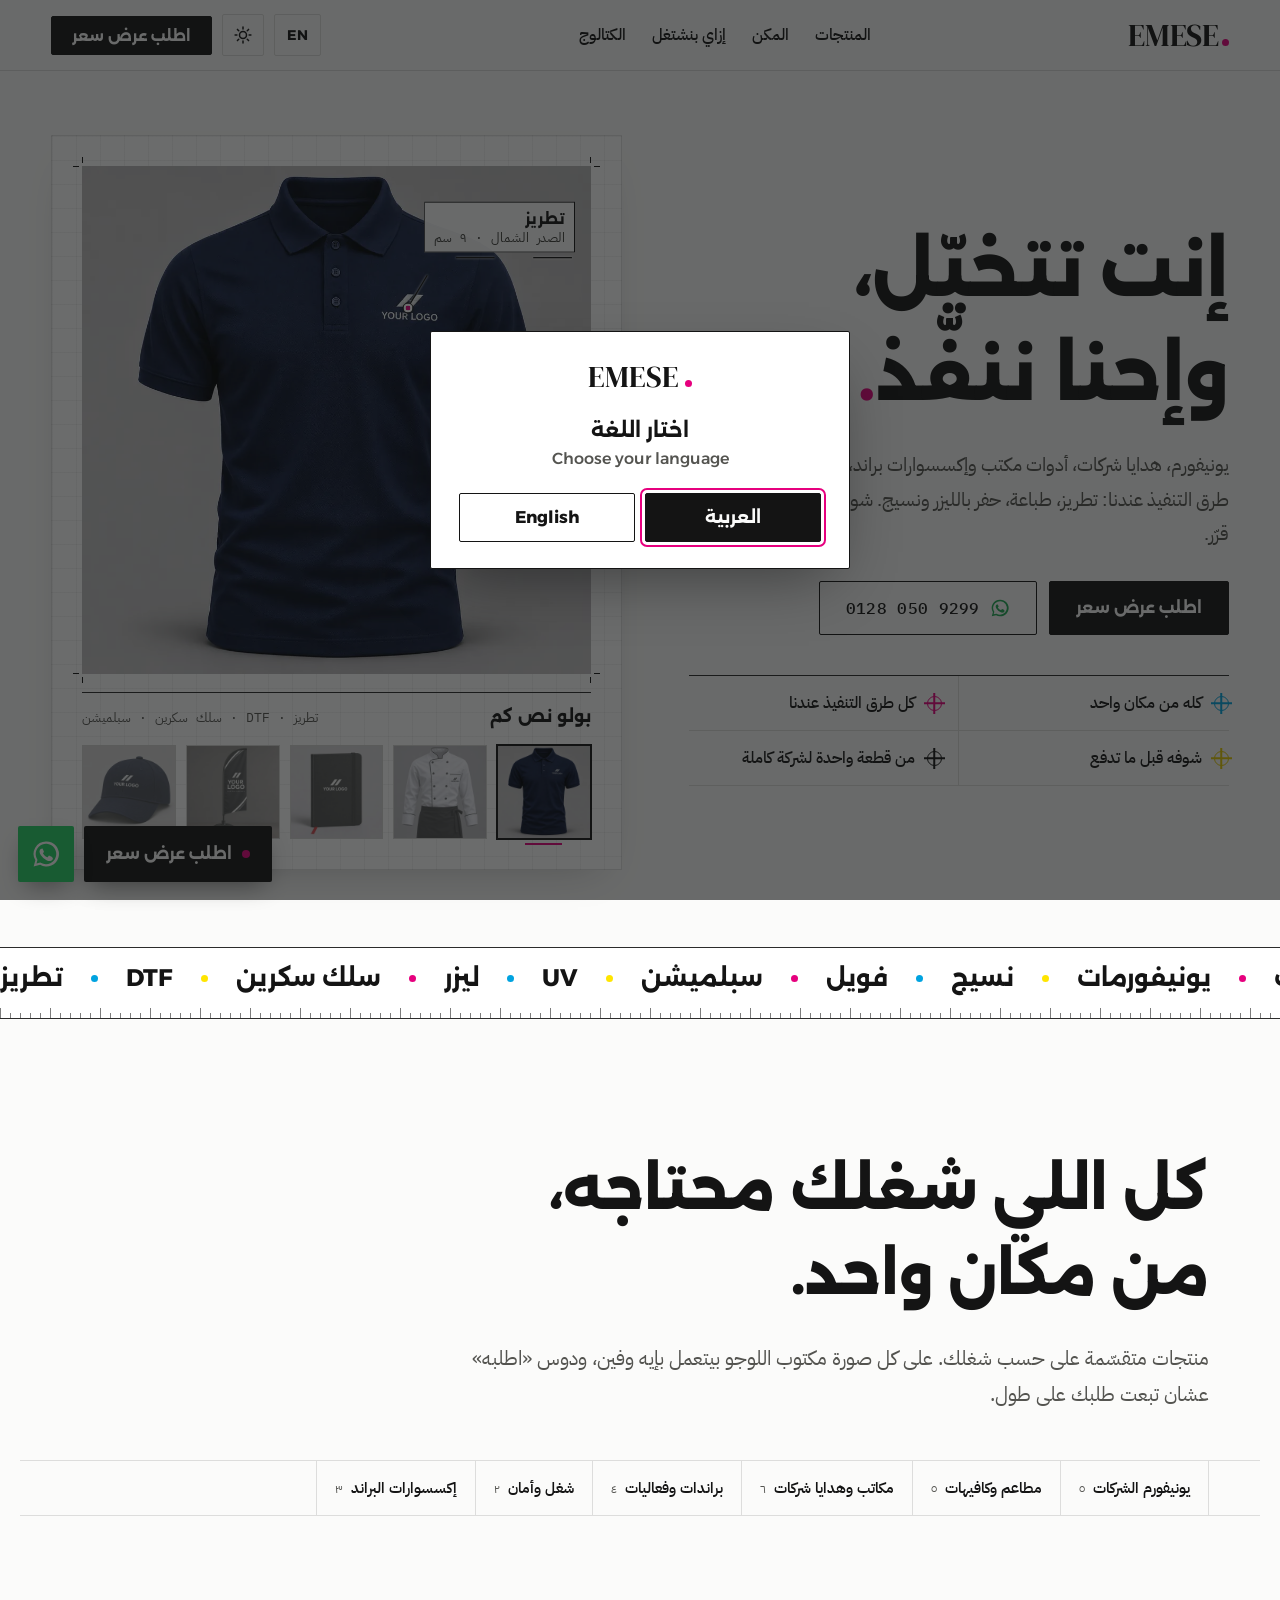
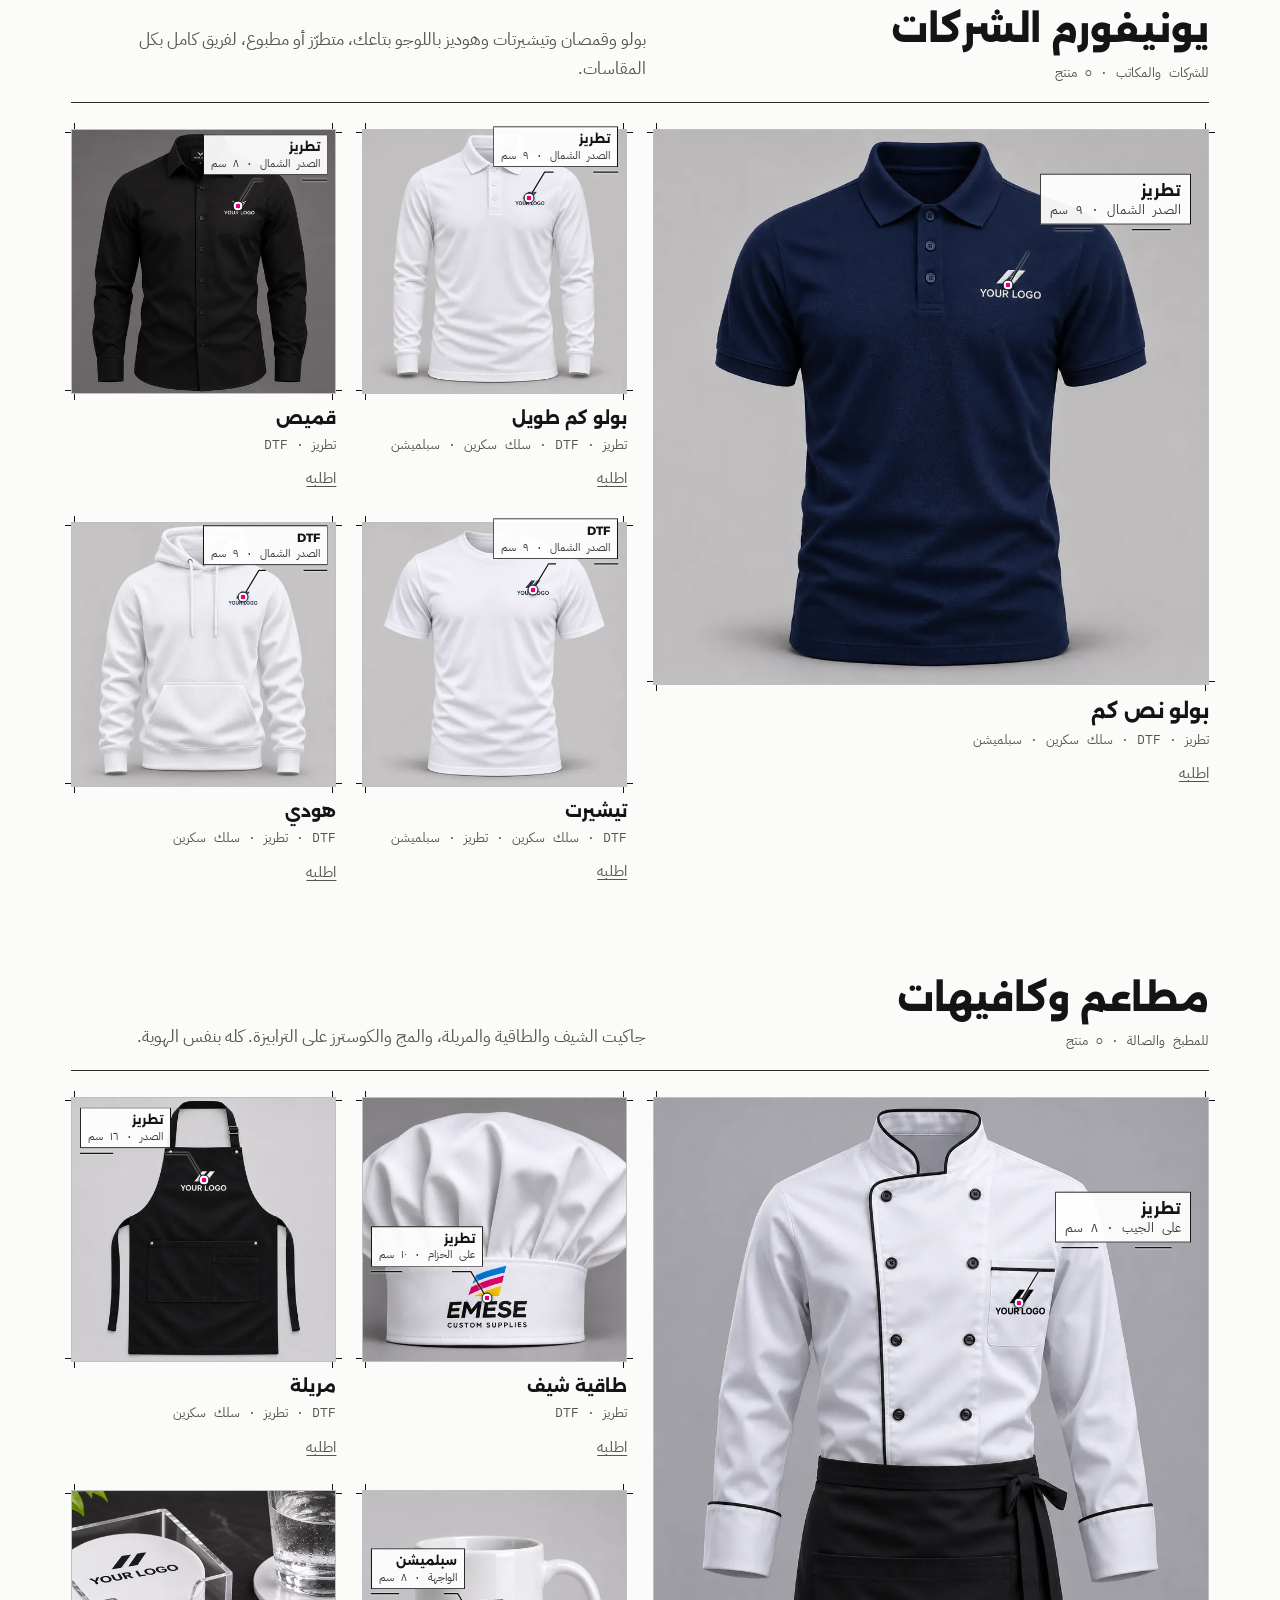
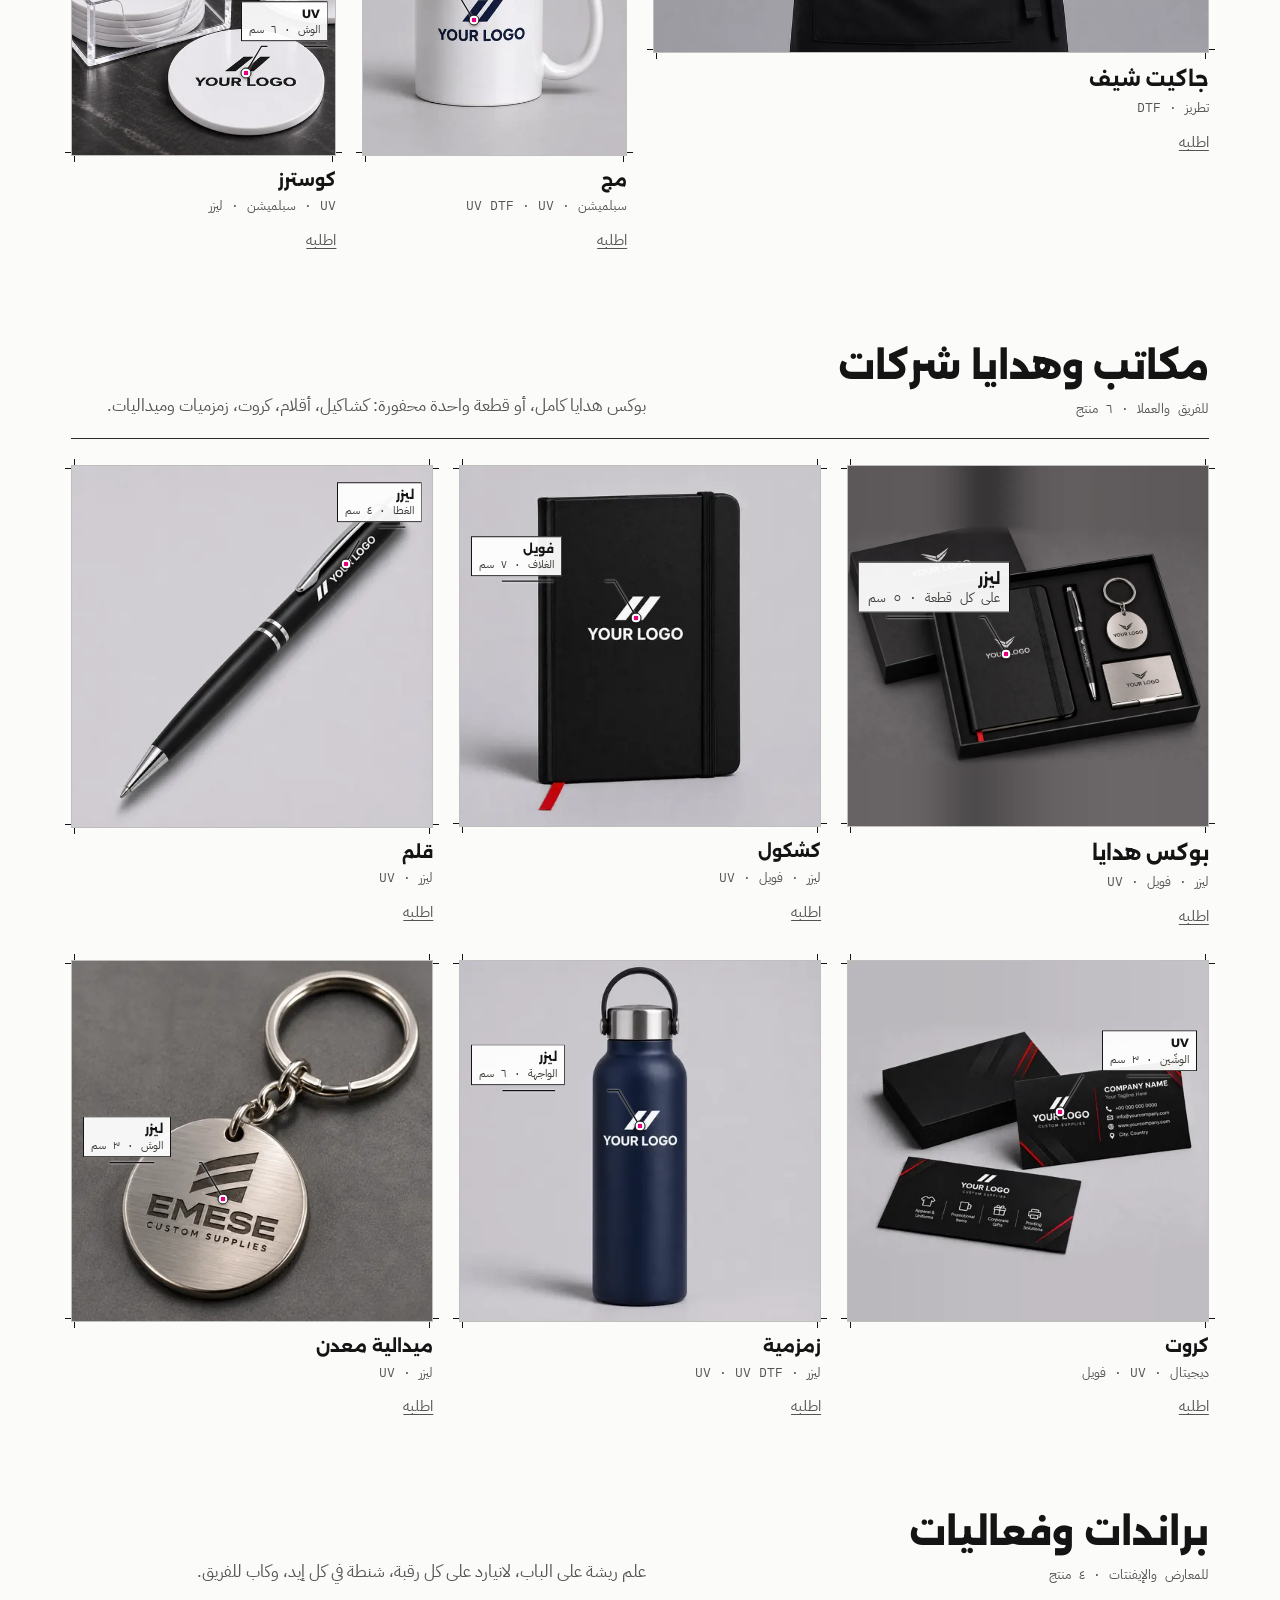
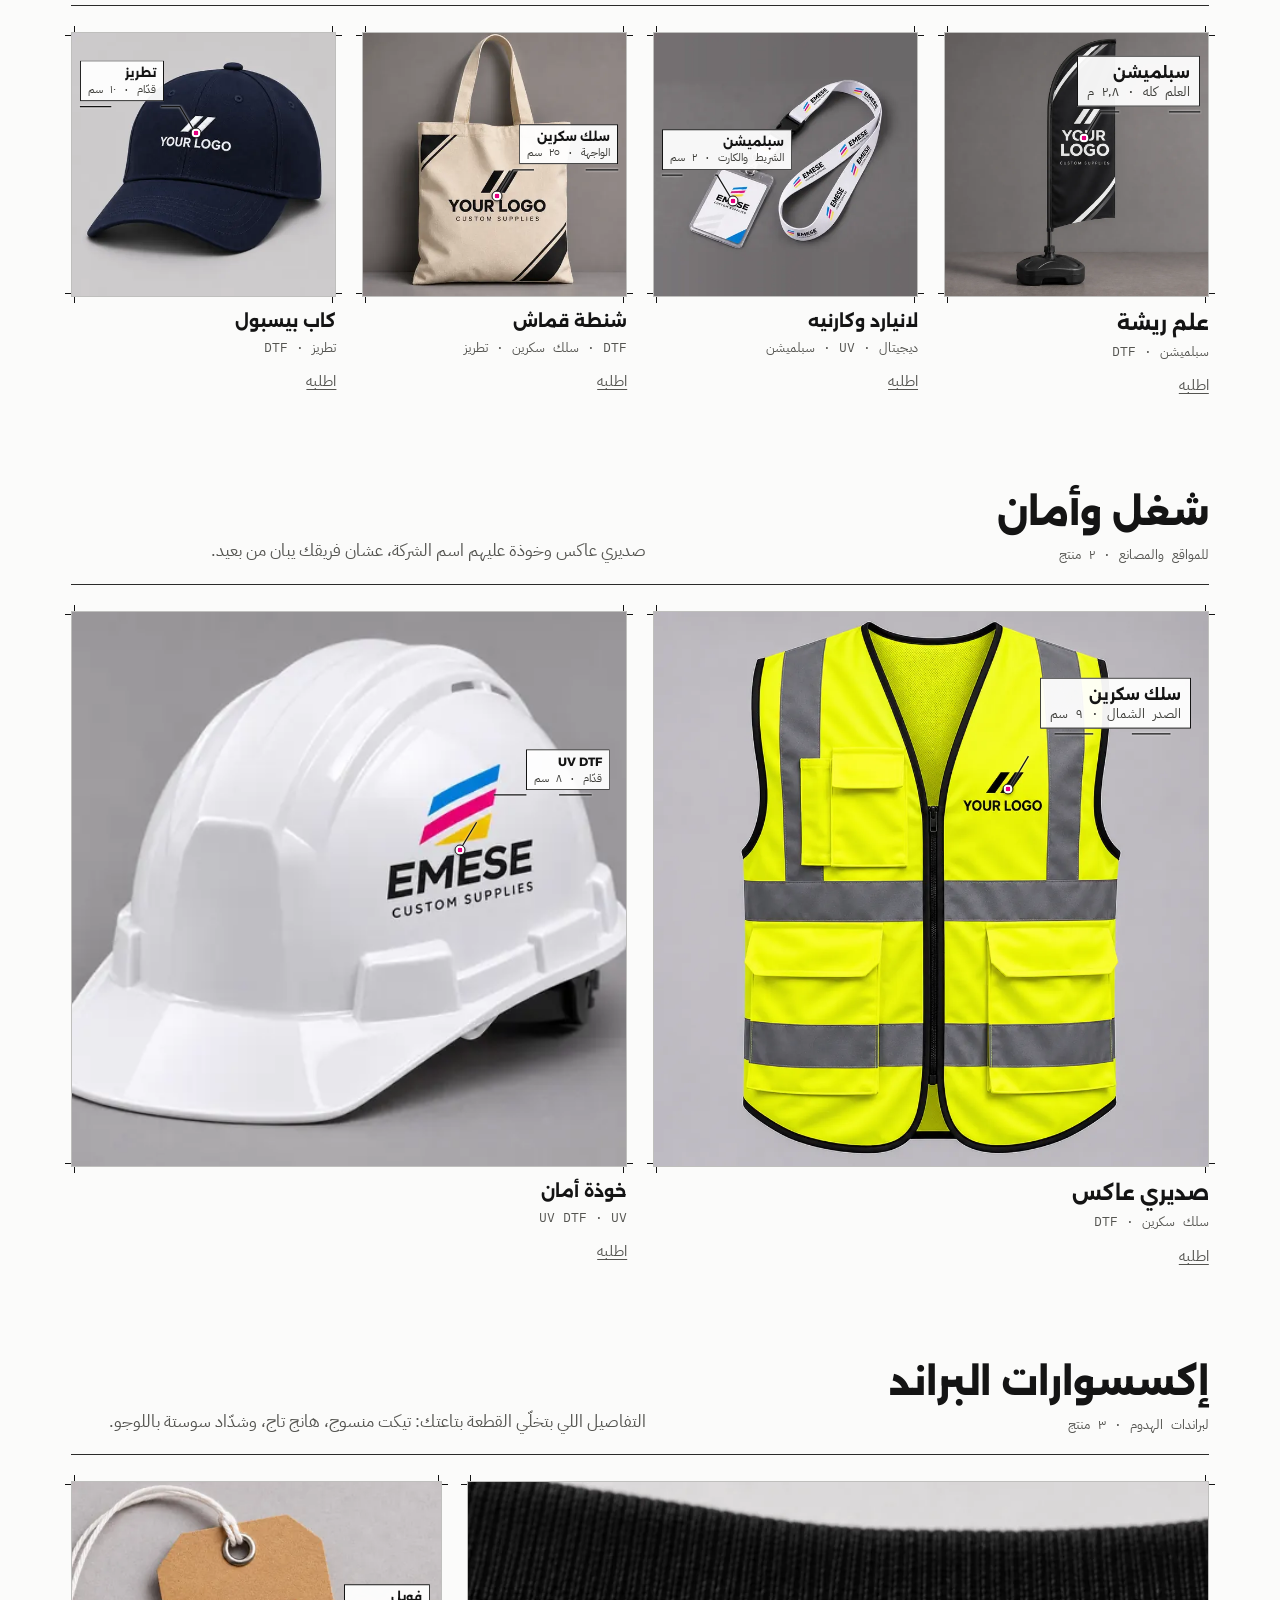
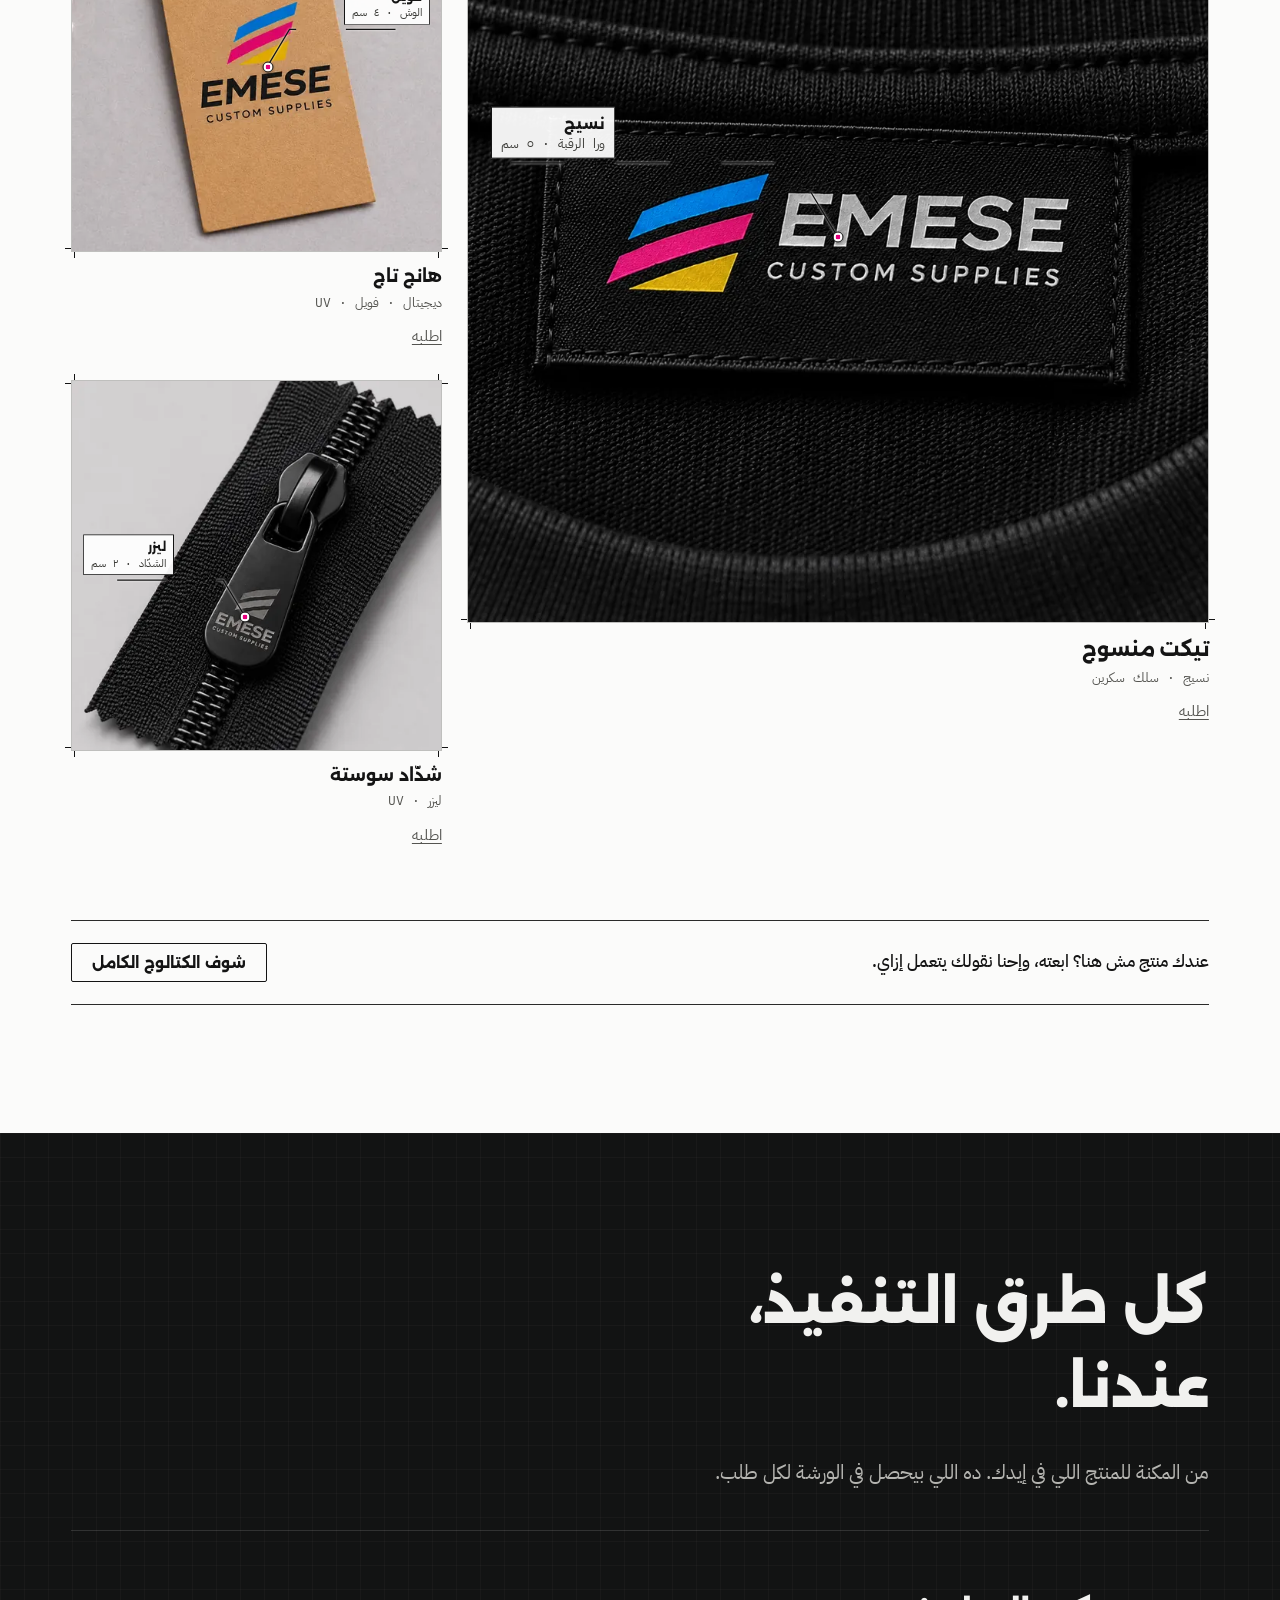
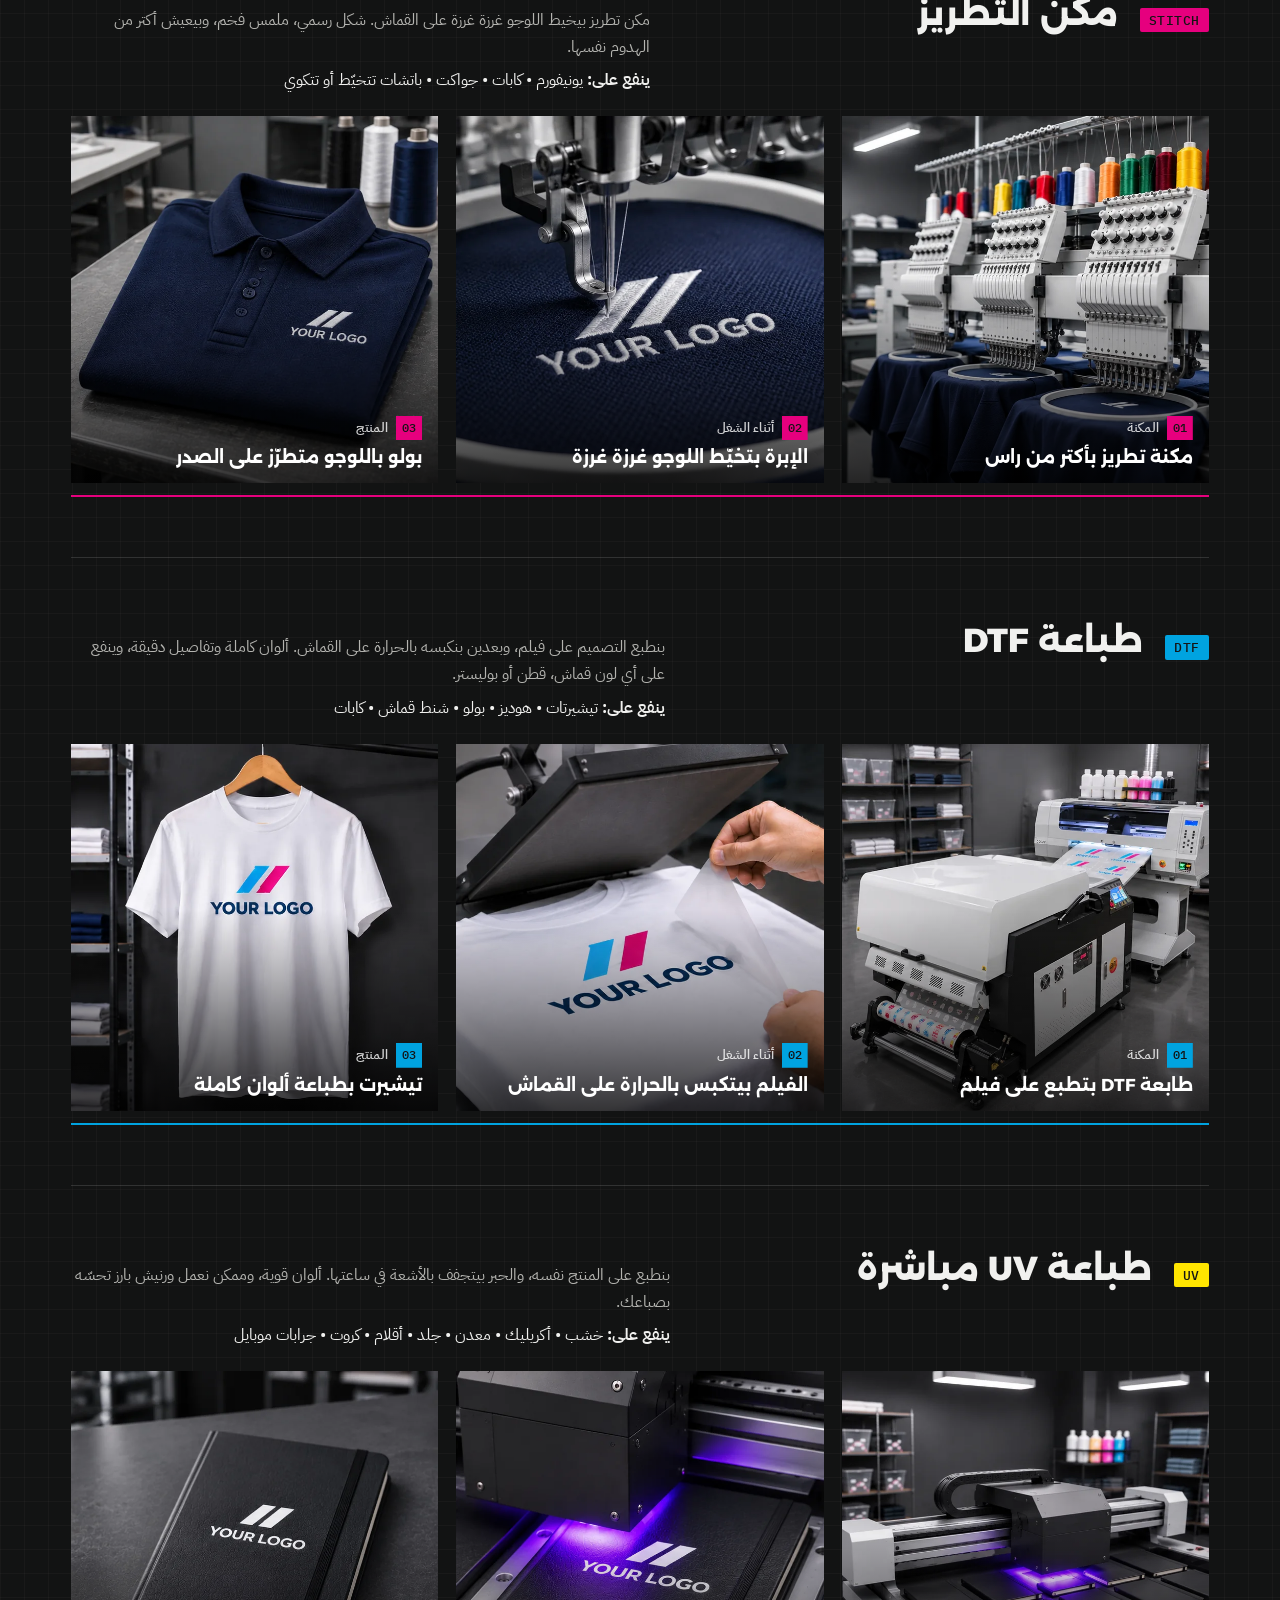
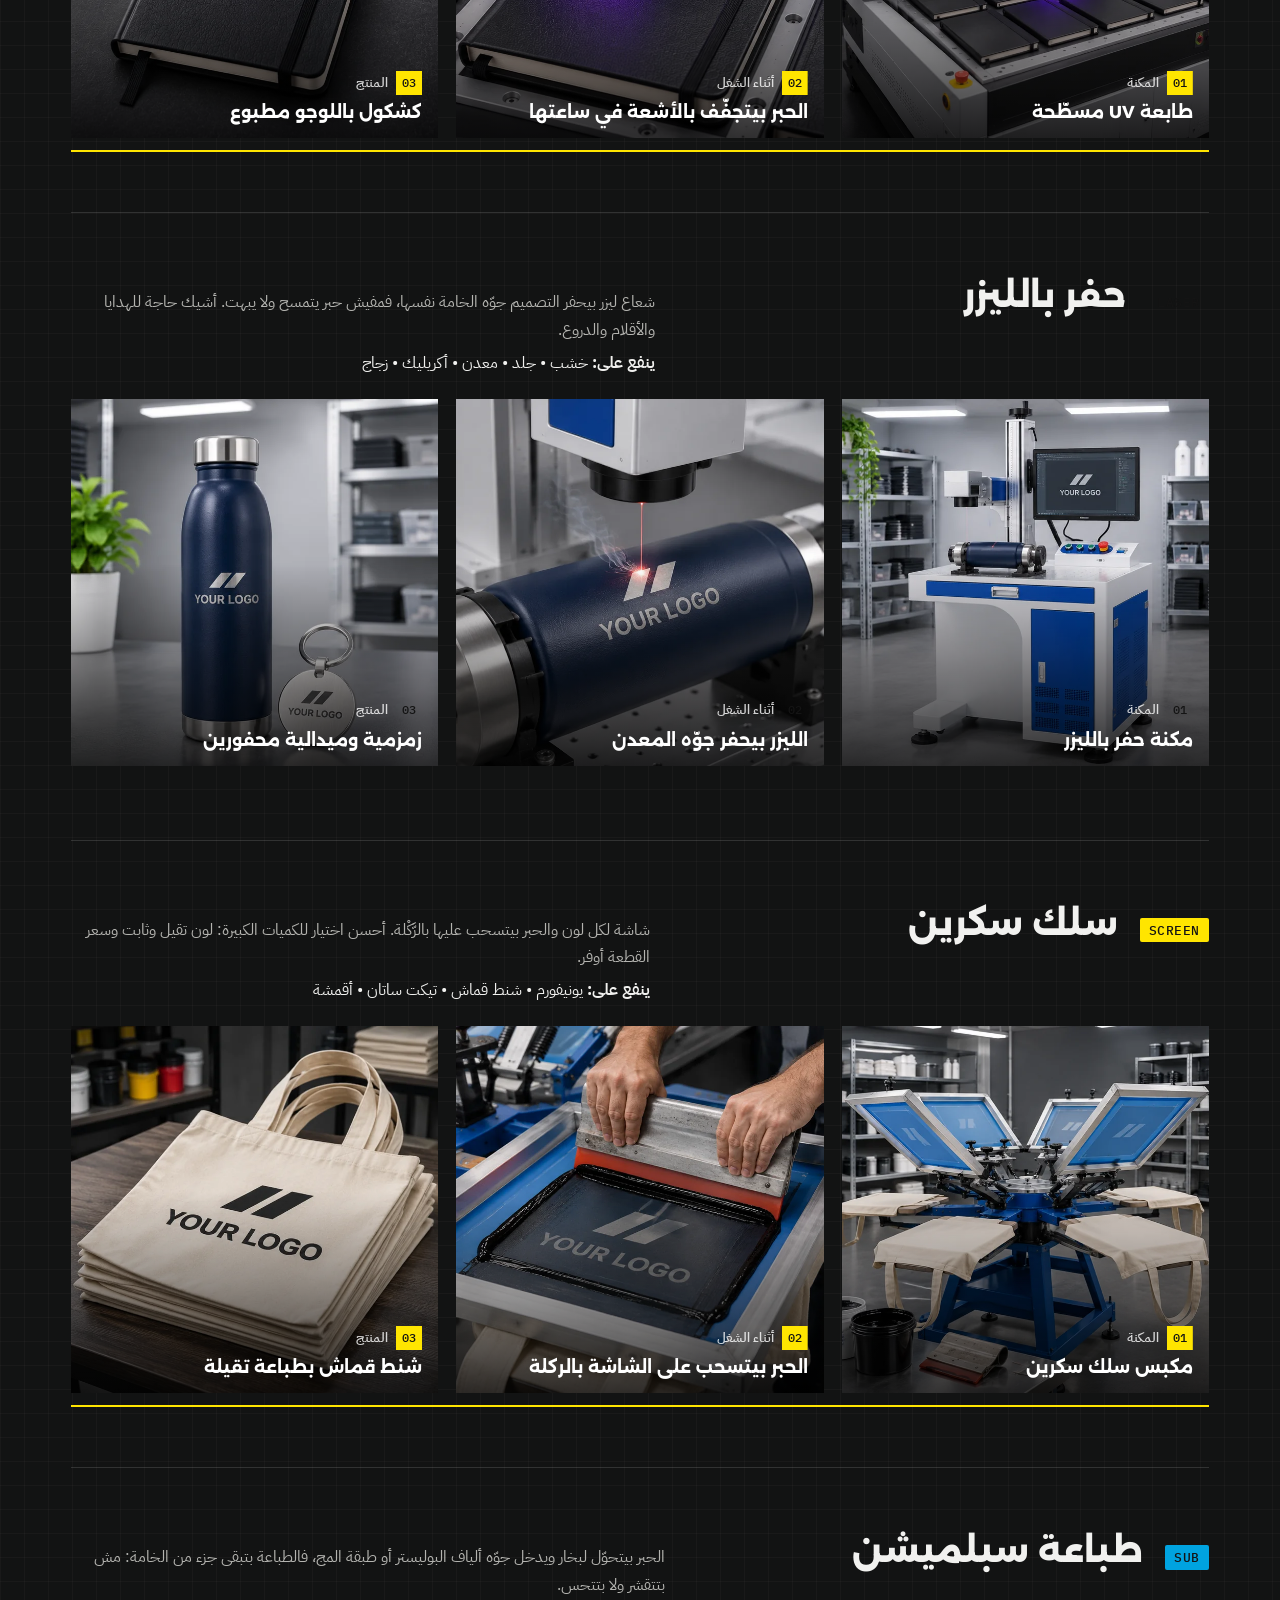
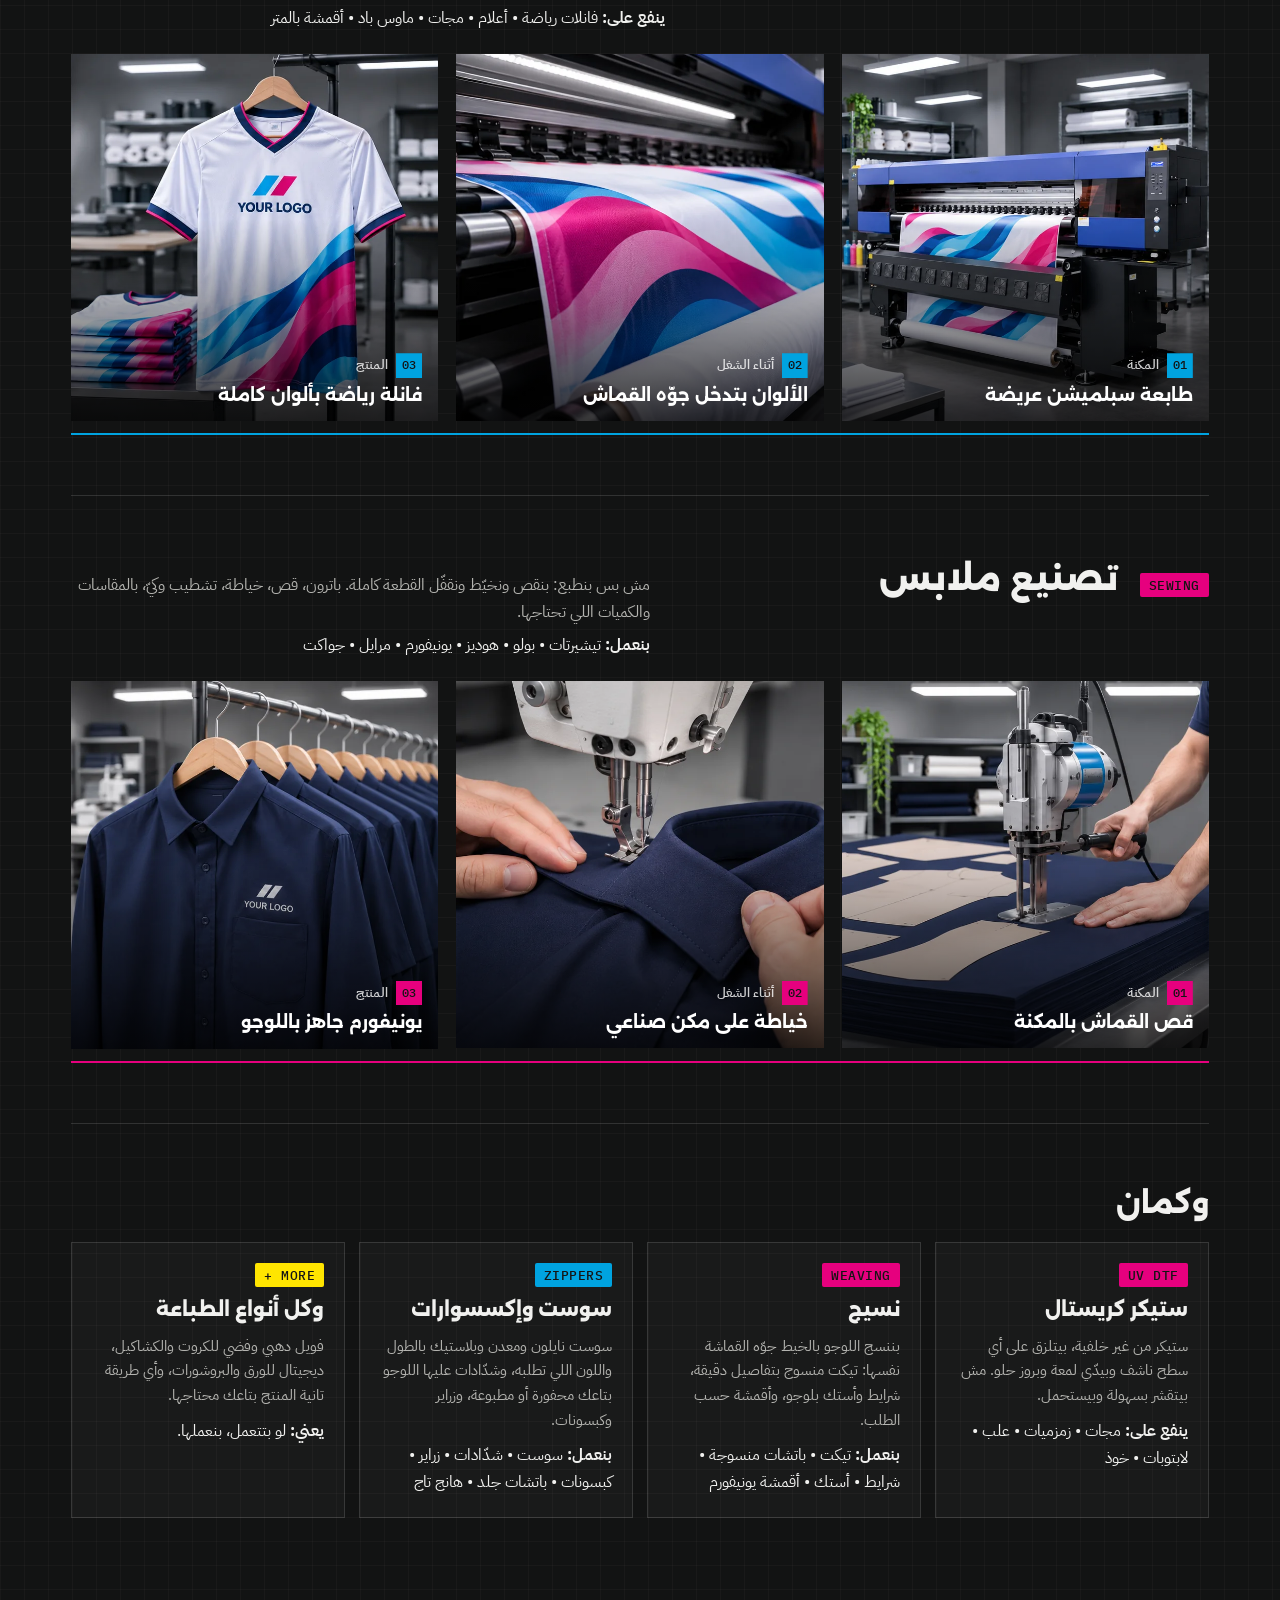
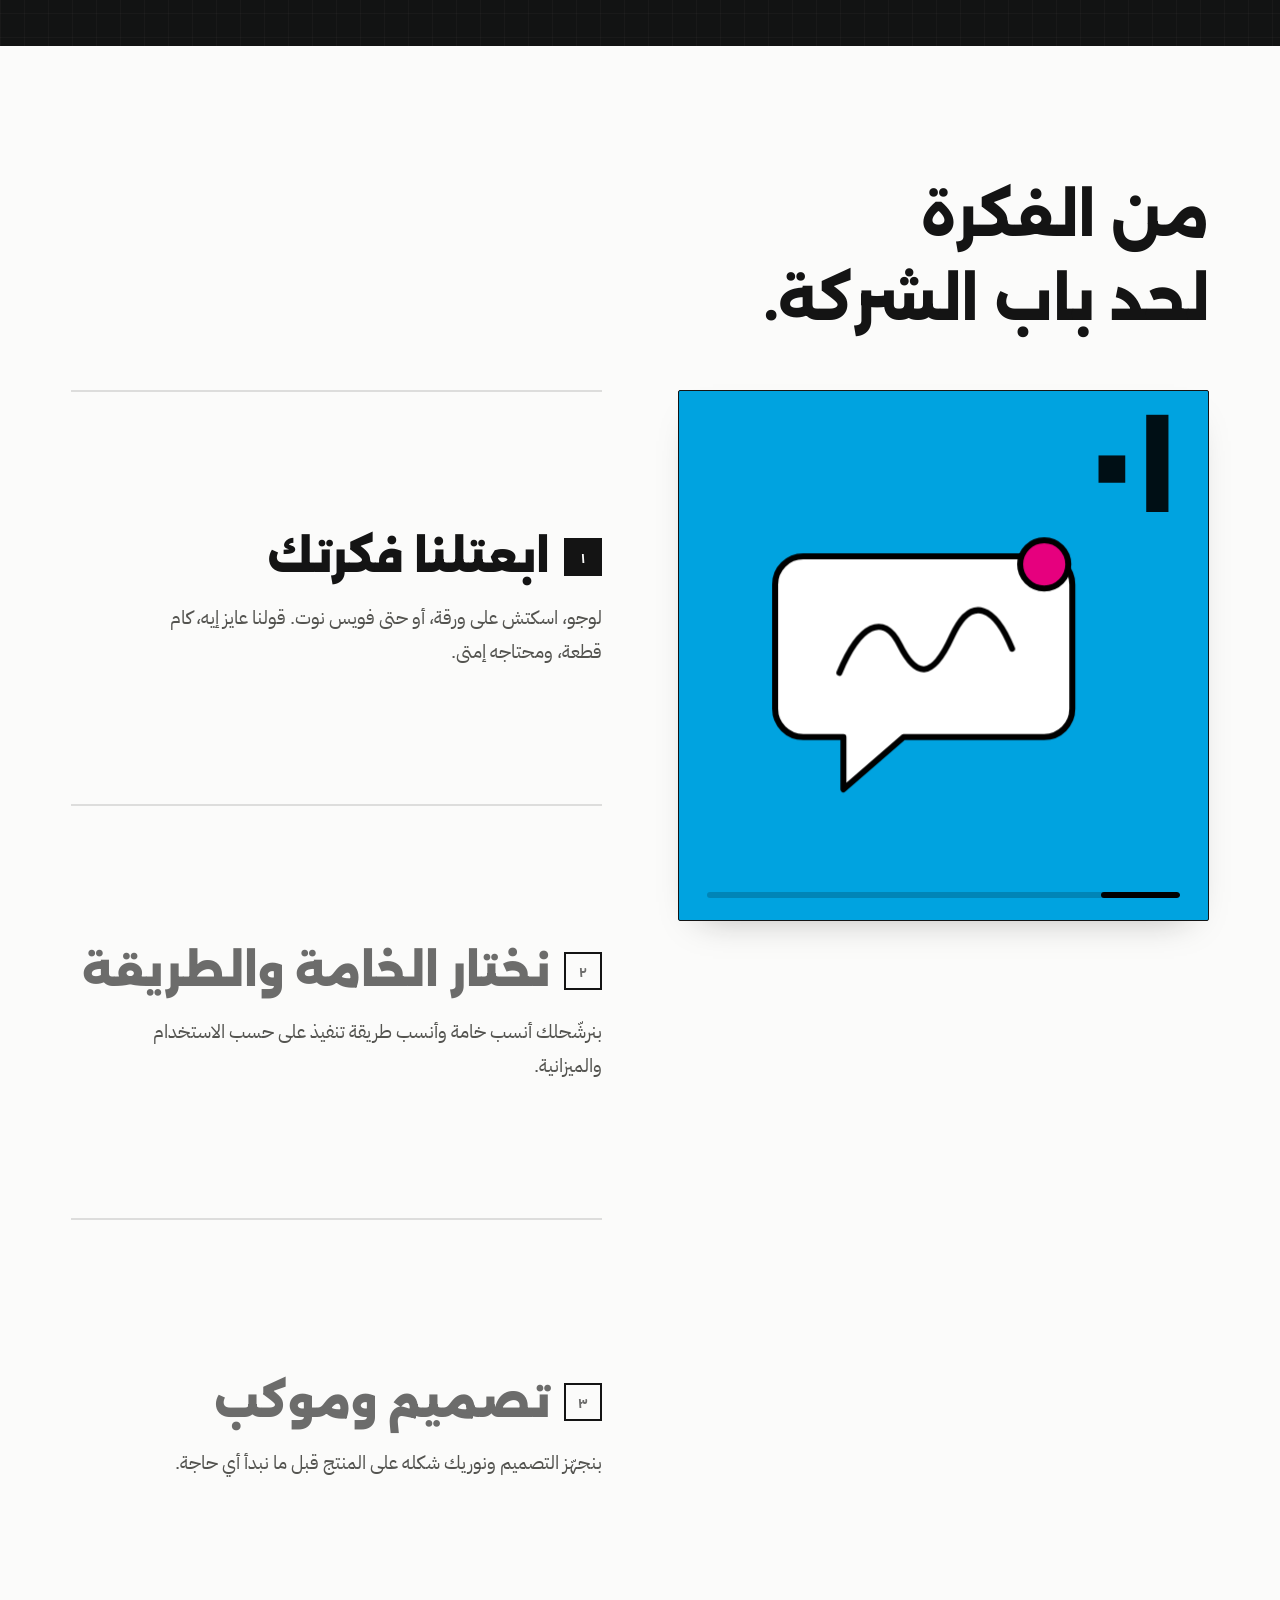
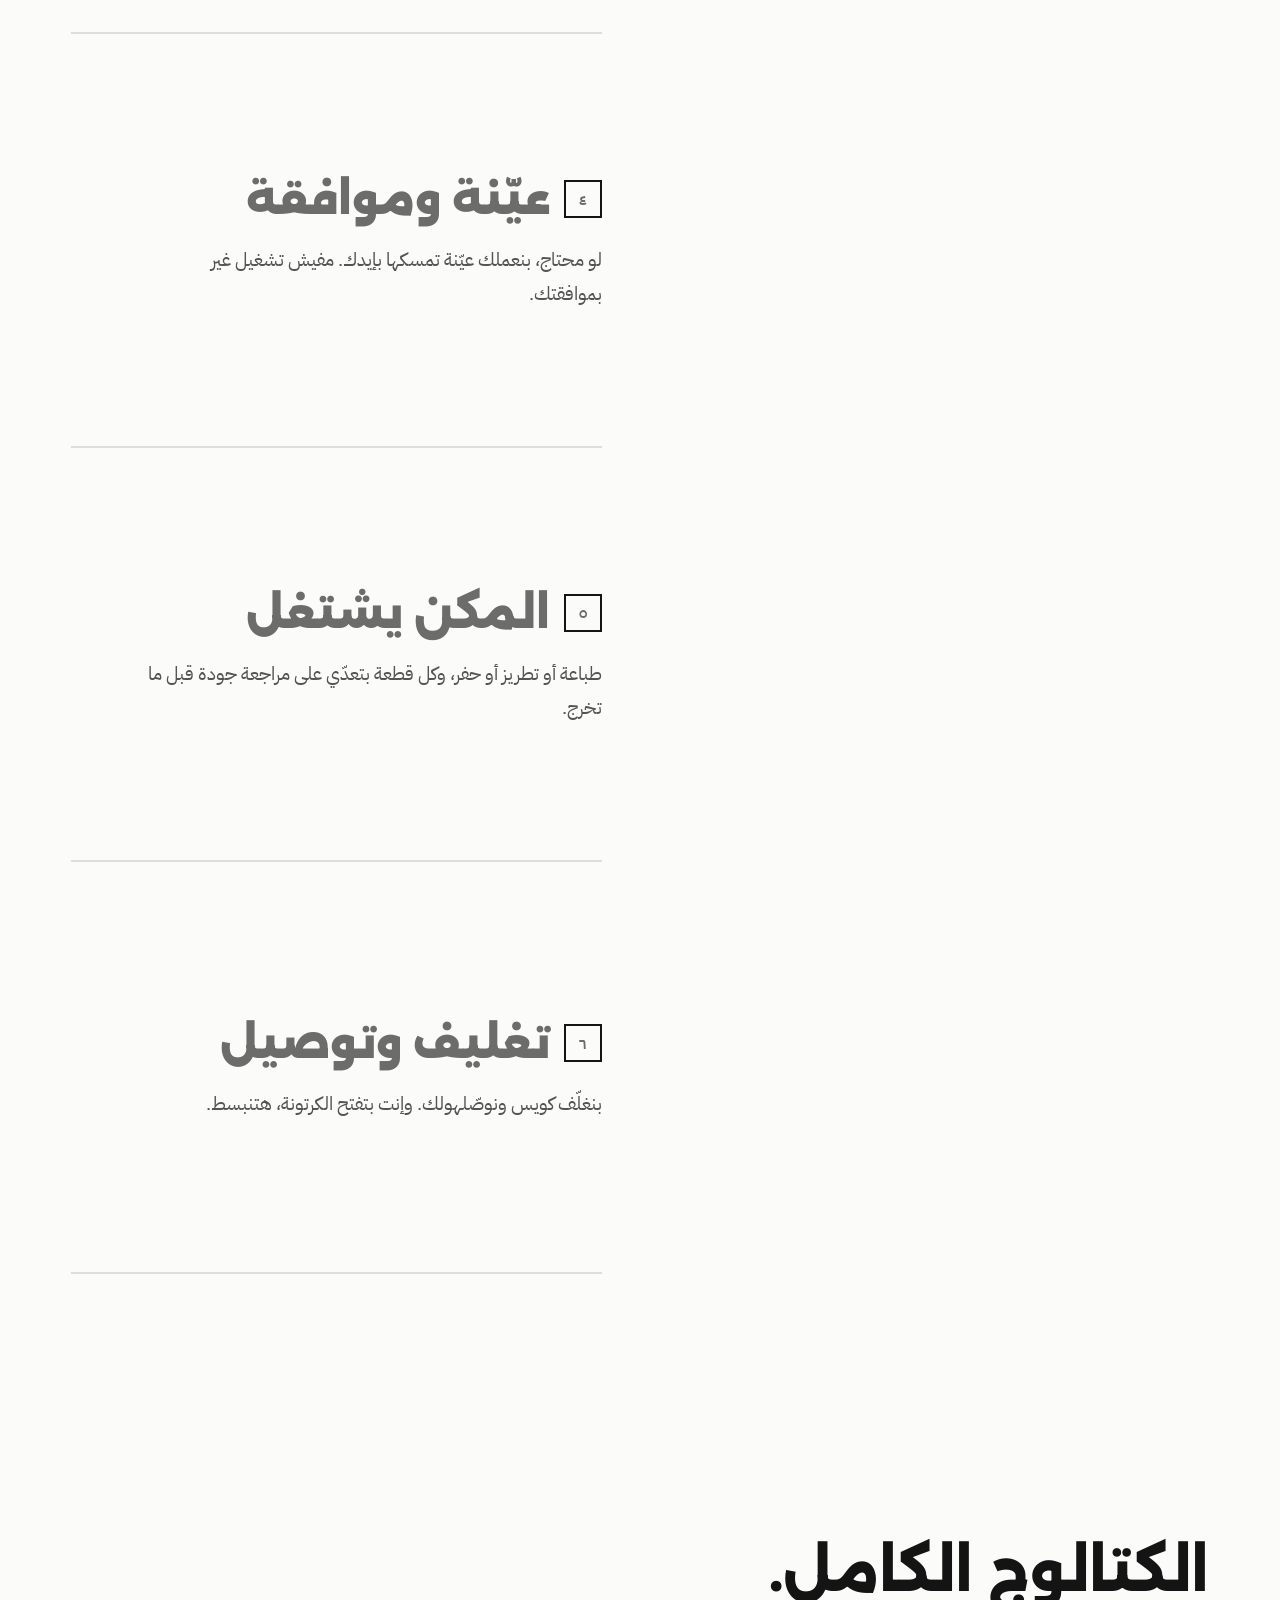
<file: index.html>
<!doctype html>
<html lang="ar-EG" dir="rtl" data-theme="light">
<head>
  <meta charset="utf-8">
  <meta name="viewport" content="width=device-width, initial-scale=1, viewport-fit=cover">
  <title>EMESE | إنت تتخيّل، وإحنا ننفّذ</title>
  <meta name="description" content="EMESE شركة توريدات مخصّصة من مصر: يونيفورمات مطبوعة ومتطرّزة، كشاكيل، أقلام، أعلام، كروت، مجات وهدايا شركات بطباعة DTF و UV DTF و UV وحفر بالليزر وتطريز.">
  <meta name="theme-color" content="#fbfbfa">
  <link rel="canonical" href="https://emese-eg.com/">
  <meta property="og:type" content="website">
  <meta property="og:site_name" content="EMESE">
  <meta property="og:url" content="https://emese-eg.com/">
  <meta property="og:title" content="EMESE | إنت تتخيّل، وإحنا ننفّذ">
  <meta property="og:description" content="يونيفورمات، كابات، كشاكيل، أقلام، مجات وهدايا شركات باللوجو بتاعك. تطريز، طباعة وحفر بالليزر، من مصر.">
  <meta property="og:image" content="https://emese-eg.com/assets/og.jpg">
  <meta property="og:image:width" content="1200">
  <meta property="og:image:height" content="630">
  <meta property="og:locale" content="ar_EG">
  <meta property="og:locale:alternate" content="en_US">
  <meta name="twitter:card" content="summary_large_image">
  <script type="application/ld+json">{"@context":"https://schema.org","@type":"Organization","name":"EMESE","url":"https://emese-eg.com/","logo":"https://emese-eg.com/assets/icons/icon-512.png","image":"https://emese-eg.com/assets/og.jpg","description":"Custom uniforms, caps, notebooks, pens, mugs and corporate gifts with your logo: embroidery, print and laser engraving, from Egypt.","telephone":"+201280509299","address":{"@type":"PostalAddress","addressCountry":"EG"},"contactPoint":{"@type":"ContactPoint","telephone":"+201280509299","contactType":"sales","availableLanguage":["Arabic","English"]},"sameAs":["https://www.facebook.com/profile.php?id=61595520390777","https://www.instagram.com/emese.eg/"]}</script>
  <link rel="icon" href="assets/favicon.svg" type="image/svg+xml">
  <link rel="manifest" href="manifest.webmanifest">
  <link rel="apple-touch-icon" href="assets/icons/icon-180.png">
  <meta name="apple-mobile-web-app-capable" content="yes">
  <script>
    // Landing defaults: Arabic + light. A visitor's own choice is remembered.
    (function () {
      var d = document.documentElement, t = null, l = null;
      try { t = localStorage.getItem('emese-theme'); l = localStorage.getItem('emese-lang'); } catch (e) {}
      d.setAttribute('data-theme', t === 'dark' ? 'dark' : 'light');
      if (l === 'en') { d.setAttribute('lang', 'en'); d.setAttribute('dir', 'ltr'); }
    })();
  </script>
  <link rel="preconnect" href="https://fonts.googleapis.com">
  <link rel="preconnect" href="https://fonts.gstatic.com" crossorigin>
  <link href="https://fonts.googleapis.com/css2?family=Alexandria:wght@400;600;800;900&family=IBM+Plex+Sans+Arabic:wght@400;500;700&family=IBM+Plex+Mono:wght@400;500&family=DM+Serif+Display&display=swap" rel="stylesheet">
  <link rel="stylesheet" href="css/style.css">
  <link rel="stylesheet" href="css/techpack.css">
</head>
<body>
  <a class="skip" href="#main" data-i18n="skip">اقفز للمحتوى</a>

  <!-- ===== Header ===== -->
  <header class="nav" id="top">
    <a class="brand" href="#top" aria-label="EMESE">
      <span class="brand-word">EMESE</span><span class="brand-dot" aria-hidden="true"></span>
    </a>
    <nav class="nav-links" data-i18n-attr="aria-label:nav.label" aria-label="الأقسام">
      <a href="#products" data-i18n="nav.products">المنتجات</a>
      <a href="#machines" data-i18n="nav.machines">المكن</a>
      <a href="#steps" data-i18n="nav.steps">إزاي بنشتغل</a>
      <a href="#catalogue" data-i18n="nav.catalogue">الكتالوج</a>
    </nav>
    <div class="nav-actions">
      <button class="lang-toggle" id="langToggle" type="button" data-i18n-attr="aria-label:lang.aria" aria-label="Switch to English"><span data-i18n="lang.other">EN</span></button>
      <button class="theme-toggle" id="themeToggle" type="button" data-i18n-attr="aria-label:theme.aria" aria-label="تغيير الوضع الفاتح والغامق">
        <svg class="i-sun" viewBox="0 0 24 24" aria-hidden="true"><circle cx="12" cy="12" r="4.2"/><path d="M12 2.5v2.2M12 19.3v2.2M2.5 12h2.2M19.3 12h2.2M5.3 5.3l1.6 1.6M17.1 17.1l1.6 1.6M5.3 18.7l1.6-1.6M17.1 6.9l1.6-1.6"/></svg>
        <svg class="i-moon" viewBox="0 0 24 24" aria-hidden="true"><path d="M20 14.5A8.5 8.5 0 0 1 9.5 4a8.5 8.5 0 1 0 10.5 10.5z"/></svg>
      </button>
      <a class="btn btn-ink btn-sm nav-cta" href="#order" data-i18n="nav.contact">اطلب عرض سعر</a>
      <button class="menu-toggle" id="menuToggle" type="button" aria-expanded="false" aria-controls="menuSheet" data-i18n-attr="aria-label:nav.menu" aria-label="القايمة">
        <span aria-hidden="true"></span><span aria-hidden="true"></span><span aria-hidden="true"></span>
      </button>
    </div>
  </header>
  <div class="menu-sheet" id="menuSheet" hidden>
    <nav class="menu-links" data-i18n-attr="aria-label:nav.label" aria-label="الأقسام">
      <a href="#products" data-i18n="nav.products">المنتجات</a>
      <a href="#machines" data-i18n="nav.machines">المكن</a>
      <a href="#steps" data-i18n="nav.steps">إزاي بنشتغل</a>
      <a href="#catalogue" data-i18n="nav.catalogue">الكتالوج</a>
      <a href="./track.html" data-i18n="nav.track">تابع طلبك</a>
    </nav>
    <a class="btn btn-ink btn-block" href="#order" data-i18n="nav.contact">اطلب عرض سعر</a>
  </div>

  <main id="main">

    <!-- ===== Hero: a spec plate ===== -->
    <section class="hero">
      <div class="hero-copy">
        <h1 data-i18n-html="hero.title">إنت تتخيّل،<br>وإحنا ننفّذ<b class="dot">.</b></h1>
        <p class="lead" data-i18n="hero.lead">يونيفورم، هدايا شركات، أدوات مكتب وإكسسوارات براند، باللوجو بتاعك. كل طرق التنفيذ عندنا: تطريز، طباعة، حفر بالليزر ونسيج. شوف شكله الأول، وبعدين قرّر.</p>
        <div class="hero-cta">
          <a class="btn btn-ink" href="#order" data-i18n="hero.cta2">اطلب عرض سعر</a>
          <a class="btn btn-wa" href="https://wa.me/201280509299?text=%D8%A3%D9%87%D9%84%D8%A7%D9%8B%D8%8C%20%D8%B9%D8%A7%D9%8A%D8%B2%20%D8%A3%D8%B7%D9%84%D8%A8%20%D8%B9%D8%B1%D8%B6%20%D8%B3%D8%B9%D8%B1" target="_blank" rel="noopener"><svg viewBox="0 0 24 24" aria-hidden="true"><path fill="currentColor" d="M12 2a9.9 9.9 0 0 0-8.5 15l-1.4 5 5.2-1.4A10 10 0 1 0 12 2Zm0 18.2a8.2 8.2 0 0 1-4.2-1.2l-.3-.2-3.1.8.8-3-.2-.3A8.2 8.2 0 1 1 12 20.2Zm4.5-6.1c-.2-.1-1.5-.7-1.7-.8-.2-.1-.4-.1-.6.1l-.8 1c-.1.2-.3.2-.5.1a6.7 6.7 0 0 1-3.3-2.9c-.2-.4.2-.4.7-1.3.1-.2 0-.3 0-.4l-.8-1.8c-.2-.5-.4-.4-.6-.4h-.5a1 1 0 0 0-.7.3 3 3 0 0 0-.9 2.2 5.2 5.2 0 0 0 1.1 2.7 11.8 11.8 0 0 0 4.5 4c1.7.7 2.3.8 3.2.6.5-.1 1.5-.6 1.7-1.2.2-.6.2-1.1.2-1.2-.1-.1-.3-.2-.5-.3Z"/></svg><span dir="ltr">0128 050 9299</span></a>
        </div>
      </div>

      <div class="hero-sheet">
        <figure class="plate plate-hero drawn" id="heroPlate" data-id="polo">
          <img src="assets/products/polo.webp" alt="بولو نص كم" width="960" height="960" fetchpriority="high" decoding="async">
          <div class="plate-over"></div>
          <i class="crop" aria-hidden="true"></i>
        </figure>
        <figcaption class="plate-cap" id="heroCap"><span>بولو نص كم</span><span class="mono">تطريز · DTF</span></figcaption>
        <div class="hero-thumbs" id="heroThumbs" role="group" data-i18n-attr="aria-label:hero.pick" aria-label="اختار منتج"></div>
      </div>
      <ul class="hero-legend">
        <li><i class="reg reg-c" aria-hidden="true"></i><span data-i18n="pos.1">كله من مكان واحد</span></li>
        <li><i class="reg reg-m" aria-hidden="true"></i><span data-i18n="pos.2">كل طرق التنفيذ عندنا</span></li>
        <li><i class="reg reg-y" aria-hidden="true"></i><span data-i18n="pos.3">شوفه قبل ما تدفع</span></li>
        <li><i class="reg reg-k" aria-hidden="true"></i><span data-i18n="pos.4">من قطعة واحدة لشركة كاملة</span></li>
      </ul>
    </section>

    <div class="marquee" aria-hidden="true"><div class="mq-track"></div></div>

    <!-- ===== Products, grouped by who orders them ===== -->
    <section class="section" id="products">
      <div class="section-head">
        <h2 data-i18n-html="products.title">كل اللي شغلك محتاجه،<br>من مكان واحد.</h2>
        <p class="sub" data-i18n="products.sub">منتجات متقسّمة على حسب شغلك. على كل صورة مكتوب اللوجو بيتعمل بإيه وفين، ودوس «اطلبه» عشان تبعت طلبك على طول.</p>
      </div>
      <nav class="range-bar" id="rangeBar" data-i18n-attr="aria-label:ranges.label" aria-label="المجموعات"></nav>
      <div id="ranges"></div>
      <div class="ranges-more">
        <p data-i18n="ranges.more">عندك منتج مش هنا؟ ابعته، وإحنا نقولك يتعمل إزاي.</p>
        <a class="btn btn-ghost btn-sm" href="#catalogue" data-i18n="ranges.cat">شوف الكتالوج الكامل</a>
      </div>
    </section>

    <!-- ===== Machines: the workshop ===== -->
    <section class="machines-sec" id="machines" aria-labelledby="machinesTitle">
      <div class="mx-wrap">
        <div class="section-head">
          <h2 id="machinesTitle" data-i18n-html="machines.title">كل طرق التنفيذ،<br>عندنا.</h2>
          <p class="sub" data-i18n="machines.sub2">من المكنة للمنتج اللي في إيدك. ده اللي بيحصل في الورشة لكل طلب.</p>
        </div>
        <article class="mx" style="--accent: var(--m)">
          <header class="mx-head">
            <span class="m-code">STITCH</span>
            <h3 data-i18n="m5.t">مكن التطريز</h3>
            <p data-i18n="m5.d">مكن تطريز بيخيط اللوجو غرزة غرزة على القماش. شكل رسمي، ملمس فخم، وبيعيش أكتر من الهدوم نفسها.</p>
            <p class="m-on" data-i18n-html="m5.on"><b>ينفع على:</b> يونيفورم • كابات • جواكت • باتشات تتخيّط أو تتكوي</p>
          </header>
          <div class="mx-strip">
            <figure class="mx-shot" style="--k:0">
              <img src="assets/machines/stitch-1.webp" alt="" width="720" height="720" loading="lazy" decoding="async">
              <figcaption><span class="mx-step"><b class="mono">01</b><span data-i18n="mx.step1">المكنة</span></span><span class="mx-cap" data-i18n="mx.stitch1">مكنة تطريز بأكتر من راس</span></figcaption>
            </figure>
            <figure class="mx-shot" style="--k:1">
              <img src="assets/machines/stitch-2.webp" alt="" width="720" height="720" loading="lazy" decoding="async">
              <figcaption><span class="mx-step"><b class="mono">02</b><span data-i18n="mx.step2">أثناء الشغل</span></span><span class="mx-cap" data-i18n="mx.stitch2">الإبرة بتخيّط اللوجو غرزة غرزة</span></figcaption>
            </figure>
            <figure class="mx-shot" style="--k:2">
              <img src="assets/machines/stitch-3.webp" alt="" width="720" height="720" loading="lazy" decoding="async">
              <figcaption><span class="mx-step"><b class="mono">03</b><span data-i18n="mx.step3">المنتج</span></span><span class="mx-cap" data-i18n="mx.stitch3">بولو باللوجو متطرّز على الصدر</span></figcaption>
            </figure>
          </div>
        </article>
        <article class="mx" style="--accent: var(--c)">
          <header class="mx-head">
            <span class="m-code">DTF</span>
            <h3 data-i18n="m1.t">طباعة DTF</h3>
            <p data-i18n="m1.d">بنطبع التصميم على فيلم، وبعدين بنكبسه بالحرارة على القماش. ألوان كاملة وتفاصيل دقيقة، وينفع على أي لون قماش، قطن أو بوليستر.</p>
            <p class="m-on" data-i18n-html="m1.on"><b>ينفع على:</b> تيشيرتات • هوديز • بولو • شنط قماش • كابات</p>
          </header>
          <div class="mx-strip">
            <figure class="mx-shot" style="--k:0">
              <img src="assets/machines/dtf-1.webp" alt="" width="720" height="720" loading="lazy" decoding="async">
              <figcaption><span class="mx-step"><b class="mono">01</b><span data-i18n="mx.step1">المكنة</span></span><span class="mx-cap" data-i18n="mx.dtf1">طابعة DTF بتطبع على فيلم</span></figcaption>
            </figure>
            <figure class="mx-shot" style="--k:1">
              <img src="assets/machines/dtf-2.webp" alt="" width="720" height="720" loading="lazy" decoding="async">
              <figcaption><span class="mx-step"><b class="mono">02</b><span data-i18n="mx.step2">أثناء الشغل</span></span><span class="mx-cap" data-i18n="mx.dtf2">الفيلم بيتكبس بالحرارة على القماش</span></figcaption>
            </figure>
            <figure class="mx-shot" style="--k:2">
              <img src="assets/machines/dtf-3.webp" alt="" width="720" height="720" loading="lazy" decoding="async">
              <figcaption><span class="mx-step"><b class="mono">03</b><span data-i18n="mx.step3">المنتج</span></span><span class="mx-cap" data-i18n="mx.dtf3">تيشيرت بطباعة ألوان كاملة</span></figcaption>
            </figure>
          </div>
        </article>
        <article class="mx" style="--accent: var(--y)">
          <header class="mx-head">
            <span class="m-code">UV</span>
            <h3 data-i18n="m3.t">طباعة UV مباشرة</h3>
            <p data-i18n="m3.d">بنطبع على المنتج نفسه، والحبر بيتجفف بالأشعة في ساعتها. ألوان قوية، وممكن نعمل ورنيش بارز تحسّه بصباعك.</p>
            <p class="m-on" data-i18n-html="m3.on"><b>ينفع على:</b> خشب • أكريليك • معدن • جلد • أقلام • كروت • جرابات موبايل</p>
          </header>
          <div class="mx-strip">
            <figure class="mx-shot" style="--k:0">
              <img src="assets/machines/uv-1.webp" alt="" width="720" height="720" loading="lazy" decoding="async">
              <figcaption><span class="mx-step"><b class="mono">01</b><span data-i18n="mx.step1">المكنة</span></span><span class="mx-cap" data-i18n="mx.uv1">طابعة UV مسطّحة</span></figcaption>
            </figure>
            <figure class="mx-shot" style="--k:1">
              <img src="assets/machines/uv-2.webp" alt="" width="720" height="720" loading="lazy" decoding="async">
              <figcaption><span class="mx-step"><b class="mono">02</b><span data-i18n="mx.step2">أثناء الشغل</span></span><span class="mx-cap" data-i18n="mx.uv2">الحبر بيتجفّف بالأشعة في ساعتها</span></figcaption>
            </figure>
            <figure class="mx-shot" style="--k:2">
              <img src="assets/machines/uv-3.webp" alt="" width="720" height="720" loading="lazy" decoding="async">
              <figcaption><span class="mx-step"><b class="mono">03</b><span data-i18n="mx.step3">المنتج</span></span><span class="mx-cap" data-i18n="mx.uv3">كشكول باللوجو مطبوع</span></figcaption>
            </figure>
          </div>
        </article>
        <article class="mx" style="--accent: var(--k)">
          <header class="mx-head">
            <span class="m-code">LASER</span>
            <h3 data-i18n="m4.t">حفر بالليزر</h3>
            <p data-i18n="m4.d">شعاع ليزر بيحفر التصميم جوّه الخامة نفسها، فمفيش حبر يتمسح ولا يبهت. أشيك حاجة للهدايا والأقلام والدروع.</p>
            <p class="m-on" data-i18n-html="m4.on"><b>ينفع على:</b> خشب • جلد • معدن • أكريليك • زجاج</p>
          </header>
          <div class="mx-strip">
            <figure class="mx-shot" style="--k:0">
              <img src="assets/machines/laser-1.webp" alt="" width="720" height="720" loading="lazy" decoding="async">
              <figcaption><span class="mx-step"><b class="mono">01</b><span data-i18n="mx.step1">المكنة</span></span><span class="mx-cap" data-i18n="mx.laser1">مكنة حفر بالليزر</span></figcaption>
            </figure>
            <figure class="mx-shot" style="--k:1">
              <img src="assets/machines/laser-2.webp" alt="" width="720" height="720" loading="lazy" decoding="async">
              <figcaption><span class="mx-step"><b class="mono">02</b><span data-i18n="mx.step2">أثناء الشغل</span></span><span class="mx-cap" data-i18n="mx.laser2">الليزر بيحفر جوّه المعدن</span></figcaption>
            </figure>
            <figure class="mx-shot" style="--k:2">
              <img src="assets/machines/laser-3.webp" alt="" width="720" height="720" loading="lazy" decoding="async">
              <figcaption><span class="mx-step"><b class="mono">03</b><span data-i18n="mx.step3">المنتج</span></span><span class="mx-cap" data-i18n="mx.laser3">زمزمية وميدالية محفورين</span></figcaption>
            </figure>
          </div>
        </article>
        <article class="mx" style="--accent: var(--y)">
          <header class="mx-head">
            <span class="m-code">SCREEN</span>
            <h3 data-i18n="m8.t">سلك سكرين</h3>
            <p data-i18n="m8.d">شاشة لكل لون والحبر بيتسحب عليها بالرَّكْلة. أحسن اختيار للكميات الكبيرة: لون تقيل وثابت وسعر القطعة أوفر.</p>
            <p class="m-on" data-i18n-html="m8.on"><b>ينفع على:</b> يونيفورم • شنط قماش • تيكت ساتان • أقمشة</p>
          </header>
          <div class="mx-strip">
            <figure class="mx-shot" style="--k:0">
              <img src="assets/machines/screen-1.webp" alt="" width="720" height="720" loading="lazy" decoding="async">
              <figcaption><span class="mx-step"><b class="mono">01</b><span data-i18n="mx.step1">المكنة</span></span><span class="mx-cap" data-i18n="mx.screen1">مكبس سلك سكرين</span></figcaption>
            </figure>
            <figure class="mx-shot" style="--k:1">
              <img src="assets/machines/screen-2.webp" alt="" width="720" height="720" loading="lazy" decoding="async">
              <figcaption><span class="mx-step"><b class="mono">02</b><span data-i18n="mx.step2">أثناء الشغل</span></span><span class="mx-cap" data-i18n="mx.screen2">الحبر بيتسحب على الشاشة بالركلة</span></figcaption>
            </figure>
            <figure class="mx-shot" style="--k:2">
              <img src="assets/machines/screen-3.webp" alt="" width="720" height="720" loading="lazy" decoding="async">
              <figcaption><span class="mx-step"><b class="mono">03</b><span data-i18n="mx.step3">المنتج</span></span><span class="mx-cap" data-i18n="mx.screen3">شنط قماش بطباعة تقيلة</span></figcaption>
            </figure>
          </div>
        </article>
        <article class="mx" style="--accent: var(--c)">
          <header class="mx-head">
            <span class="m-code">SUB</span>
            <h3 data-i18n="m7.t">طباعة سبلميشن</h3>
            <p data-i18n="m7.d">الحبر بيتحوّل لبخار ويدخل جوّه ألياف البوليستر أو طبقة المج، فالطباعة بتبقى جزء من الخامة: مش بتتقشر ولا بتتحس.</p>
            <p class="m-on" data-i18n-html="m7.on"><b>ينفع على:</b> فانلات رياضة • أعلام • مجات • ماوس باد • أقمشة بالمتر</p>
          </header>
          <div class="mx-strip">
            <figure class="mx-shot" style="--k:0">
              <img src="assets/machines/sub-1.webp" alt="" width="720" height="720" loading="lazy" decoding="async">
              <figcaption><span class="mx-step"><b class="mono">01</b><span data-i18n="mx.step1">المكنة</span></span><span class="mx-cap" data-i18n="mx.sub1">طابعة سبلميشن عريضة</span></figcaption>
            </figure>
            <figure class="mx-shot" style="--k:1">
              <img src="assets/machines/sub-2.webp" alt="" width="720" height="720" loading="lazy" decoding="async">
              <figcaption><span class="mx-step"><b class="mono">02</b><span data-i18n="mx.step2">أثناء الشغل</span></span><span class="mx-cap" data-i18n="mx.sub2">الألوان بتدخل جوّه القماش</span></figcaption>
            </figure>
            <figure class="mx-shot" style="--k:2">
              <img src="assets/machines/sub-3.webp" alt="" width="720" height="720" loading="lazy" decoding="async">
              <figcaption><span class="mx-step"><b class="mono">03</b><span data-i18n="mx.step3">المنتج</span></span><span class="mx-cap" data-i18n="mx.sub3">فانلة رياضة بألوان كاملة</span></figcaption>
            </figure>
          </div>
        </article>
        <article class="mx" style="--accent: var(--m)">
          <header class="mx-head">
            <span class="m-code">SEWING</span>
            <h3 data-i18n="m9.t">تصنيع ملابس</h3>
            <p data-i18n="m9.d">مش بس بنطبع: بنقص ونخيّط ونقفّل القطعة كاملة. باترون، قص، خياطة، تشطيب وكيّ، بالمقاسات والكميات اللي تحتاجها.</p>
            <p class="m-on" data-i18n-html="m9.on"><b>بنعمل:</b> تيشيرتات • بولو • هوديز • يونيفورم • مرايل • جواكت</p>
          </header>
          <div class="mx-strip">
            <figure class="mx-shot" style="--k:0">
              <img src="assets/machines/sewing-1.webp" alt="" width="720" height="720" loading="lazy" decoding="async">
              <figcaption><span class="mx-step"><b class="mono">01</b><span data-i18n="mx.step1">المكنة</span></span><span class="mx-cap" data-i18n="mx.sewing1">قص القماش بالمكنة</span></figcaption>
            </figure>
            <figure class="mx-shot" style="--k:1">
              <img src="assets/machines/sewing-2.webp" alt="" width="720" height="720" loading="lazy" decoding="async">
              <figcaption><span class="mx-step"><b class="mono">02</b><span data-i18n="mx.step2">أثناء الشغل</span></span><span class="mx-cap" data-i18n="mx.sewing2">خياطة على مكن صناعي</span></figcaption>
            </figure>
            <figure class="mx-shot" style="--k:2">
              <img src="assets/machines/sewing-3.webp" alt="" width="720" height="720" loading="lazy" decoding="async">
              <figcaption><span class="mx-step"><b class="mono">03</b><span data-i18n="mx.step3">المنتج</span></span><span class="mx-cap" data-i18n="mx.sewing3">يونيفورم جاهز باللوجو</span></figcaption>
            </figure>
          </div>
        </article>
        <div class="mx-more">
          <h3 class="mx-more-title" data-i18n="machines.more">وكمان</h3>
          <div class="mx-cards">
          <article class="mx-card" style="--accent: var(--m)">
            <span class="m-code">UV DTF</span>
            <h3 data-i18n="m2.t">ستيكر كريستال</h3>
            <p data-i18n="m2.d">ستيكر من غير خلفية، بيتلزق على أي سطح ناشف وبيدّي لمعة وبروز حلو. مش بيتقشر بسهولة وبيستحمل.</p>
            <p class="m-on" data-i18n-html="m2.on"><b>ينفع على:</b> مجات • زمزميات • علب • لابتوبات • خوذ</p>
          </article>
          <article class="mx-card" style="--accent: var(--m)">
            <span class="m-code">WEAVING</span>
            <h3 data-i18n="m10.t">نسيج</h3>
            <p data-i18n="m10.d">بننسج اللوجو بالخيط جوّه القماشة نفسها: تيكت منسوج بتفاصيل دقيقة، شرايط وأستك بلوجو، وأقمشة حسب الطلب.</p>
            <p class="m-on" data-i18n-html="m10.on"><b>بنعمل:</b> تيكت • باتشات منسوجة • شرايط • أستك • أقمشة يونيفورم</p>
          </article>
          <article class="mx-card" style="--accent: var(--c)">
            <span class="m-code">ZIPPERS</span>
            <h3 data-i18n="m11.t">سوست وإكسسوارات</h3>
            <p data-i18n="m11.d">سوست نايلون ومعدن وبلاستيك بالطول واللون اللي تطلبه، وشدّادات عليها اللوجو بتاعك محفورة أو مطبوعة، وزراير وكبسونات.</p>
            <p class="m-on" data-i18n-html="m11.on"><b>بنعمل:</b> سوست • شدّادات • زراير • كبسونات • باتشات جلد • هانج تاج</p>
          </article>
          <article class="mx-card" style="--accent: var(--y)">
            <span class="m-code">+ MORE</span>
            <h3 data-i18n="m6.t">وكل أنواع الطباعة</h3>
            <p data-i18n="m6.d">فويل دهبي وفضي للكروت والكشاكيل، ديجيتال للورق والبروشورات، وأي طريقة تانية المنتج بتاعك محتاجها.</p>
            <p class="m-on" data-i18n-html="m6.on"><b>يعني:</b> لو بتتعمل، بنعملها.</p>
          </article>
          </div>
        </div>
      </div>
    </section>

    <!-- ===== 03 Steps ===== -->
    <section class="section steps-section" id="steps">
      <div class="section-head">
        <h2 data-i18n-html="steps.title">من الفكرة<br>لحد باب الشركة.</h2>
      </div>

      <div class="steps">
        <div class="steps-visual" aria-hidden="true">
          <div class="sv-card" id="svCard">
            <span class="sv-num" id="svNum">٠١</span>
            <div class="sv-art" id="svArt"></div>
            <div class="sv-bar"><i id="svBar"></i></div>
          </div>
        </div>

        <ol class="steps-list" id="stepsList">
          <li class="step"><h3 data-i18n="s1.t">ابعتلنا فكرتك</h3><p data-i18n="s1.d">لوجو، اسكتش على ورقة، أو حتى فويس نوت. قولنا عايز إيه، كام قطعة، ومحتاجه إمتى.</p></li>
          <li class="step"><h3 data-i18n="s2.t">نختار الخامة والطريقة</h3><p data-i18n="s2.d">بنرشّحلك أنسب خامة وأنسب طريقة تنفيذ على حسب الاستخدام والميزانية.</p></li>
          <li class="step"><h3 data-i18n="s3.t">تصميم وموكب</h3><p data-i18n="s3.d">بنجهّز التصميم ونوريك شكله على المنتج قبل ما نبدأ أي حاجة.</p></li>
          <li class="step"><h3 data-i18n="s4.t">عيّنة وموافقة</h3><p data-i18n="s4.d">لو محتاج، بنعملك عيّنة تمسكها بإيدك. مفيش تشغيل غير بموافقتك.</p></li>
          <li class="step"><h3 data-i18n="s5.t">المكن يشتغل</h3><p data-i18n="s5.d">طباعة أو تطريز أو حفر، وكل قطعة بتعدّي على مراجعة جودة قبل ما تخرج.</p></li>
          <li class="step"><h3 data-i18n="s6.t">تغليف وتوصيل</h3><p data-i18n="s6.d">بنغلّف كويس ونوصّلهولك. وإنت بتفتح الكرتونة، هتنبسط.</p></li>
        </ol>
      </div>
    </section>


    <!-- ===== Full catalogue ===== -->
    <section class="section" id="catalogue">
      <div class="everything" id="everything">
        <div class="ev-head">
          <h2 class="ev-title" data-i18n-html="ev.title">الكتالوج الكامل.</h2>
          <p class="sub" data-i18n="ev.sub">ده جزء من اللي بنعمله. اختار طريقة التنفيذ عشان تشوف بتتعمل على إيه، واللي عليه «جرّبه» تقدر تحط اللوجو بتاعك عليه في الاستوديو.</p>
        </div>
        <div class="ev-teaser">
          <ul class="ev-peek" data-i18n-attr="aria-label:ev.groups" aria-label="المجموعات"></ul>
          <button type="button" class="ev-toggle" id="evToggle" aria-expanded="false" aria-controls="evBody">
            <span class="ev-toggle-label"></span>
            <small class="ev-total"></small>
            <span class="chev" aria-hidden="true"></span>
          </button>
        </div>
        <div class="ev-body" id="evBody" inert>
          <div class="ev-body-inner">
            <div class="ev-bar">
              <div class="ev-filters" role="toolbar" data-i18n-attr="aria-label:ev.filters" aria-label="فلتر حسب طريقة التنفيذ"></div>
              <span class="ev-count" aria-live="polite"></span>
            </div>
            <div class="ev-groups"></div>
            <div class="ev-foot">
              <p class="ev-more"><span data-i18n="ev.more">مش لاقي اللي بتدور عليه؟</span> <a href="#order" data-i18n="ev.moreLink">ابعتهولنا وإحنا نشوفه</a></p>
              <button type="button" class="ev-close" data-i18n="ev.close">اقفل القايمة</button>
            </div>
          </div>
        </div>
      </div>
    </section>

    <!-- ===== Order ===== -->
    <section class="order" id="order" aria-labelledby="orderTitle">
      <div class="order-copy">
        <h2 id="orderTitle" data-i18n="order.title">اطلب عرض سعر</h2>
        <p class="sub" data-i18n="order.sub">قولنا عايز إيه وكام قطعة. هنبعتلك السعر وتصميم للموافقة قبل ما نبدأ أي حاجة.</p>
        <p class="order-direct"><span data-i18n="contact.direct">أو كلّمنا على طول:</span>
          <a class="social wa" href="https://wa.me/201280509299?text=%D8%A3%D9%87%D9%84%D8%A7%D9%8B%D8%8C%20%D8%B9%D8%A7%D9%8A%D8%B2%20%D8%A3%D8%B7%D9%84%D8%A8%20%D8%B9%D8%B1%D8%B6%20%D8%B3%D8%B9%D8%B1" target="_blank" rel="noopener"><svg viewBox="0 0 24 24" aria-hidden="true"><path fill="currentColor" d="M12 2a9.9 9.9 0 0 0-8.5 15l-1.4 5 5.2-1.4A10 10 0 1 0 12 2Zm0 18.2a8.2 8.2 0 0 1-4.2-1.2l-.3-.2-3.1.8.8-3-.2-.3A8.2 8.2 0 1 1 12 20.2Zm4.5-6.1c-.2-.1-1.5-.7-1.7-.8-.2-.1-.4-.1-.6.1l-.8 1c-.1.2-.3.2-.5.1a6.7 6.7 0 0 1-3.3-2.9c-.2-.4.2-.4.7-1.3.1-.2 0-.3 0-.4l-.8-1.8c-.2-.5-.4-.4-.6-.4h-.5a1 1 0 0 0-.7.3 3 3 0 0 0-.9 2.2 5.2 5.2 0 0 0 1.1 2.7 11.8 11.8 0 0 0 4.5 4c1.7.7 2.3.8 3.2.6.5-.1 1.5-.6 1.7-1.2.2-.6.2-1.1.2-1.2-.1-.1-.3-.2-.5-.3Z"/></svg><span dir="ltr">0128 050 9299</span></a>
        </p>
        <ol class="order-how">
          <li data-i18n="order.how1">بتبعتلنا الطلب</li>
          <li data-i18n="order.how2">بنبعتلك السعر والتصميم</li>
          <li data-i18n="order.how3">توافق، وإحنا ننفّذ</li>
        </ol>
      </div>

      <form class="ticket" id="orderForm" novalidate>
        <span class="ticket-perf" aria-hidden="true"></span>
        <fieldset>
          <legend data-i18n="order.what">المنتج</legend>
          <div class="grid2">
            <label class="field"><span data-i18n="order.product">المنتج</span><select id="orderProduct" name="product"></select><small class="err"></small></label>
            <label class="field" hidden><span data-i18n="order.other">أنهي منتج؟</span><input id="orderOther" name="other" autocomplete="off" data-i18n-attr="placeholder:order.otherPh" placeholder="مثلًا بوكيت هات، كوسترز خشب…"><small class="err"></small></label>
            <label class="field"><span data-i18n="order.method">طريقة التنفيذ</span><select id="orderMethod" name="method"></select><small class="err"></small></label>
            <label class="field"><span data-i18n="order.color">اللون</span><select id="orderColor" name="color"></select><small class="err"></small></label>
            <label class="field"><span data-i18n="order.qty">الكمية</span><input id="orderQty" name="qty" type="number" inputmode="numeric" min="1" step="1" autocomplete="off" placeholder="50"><small class="err"></small></label>
            <label class="field"><span data-i18n="order.deadline">محتاجه يوم</span><input id="orderDeadline" name="deadline" type="date"><small class="err"></small></label>
          </div>
        </fieldset>

        <fieldset>
          <legend data-i18n="order.design">التصميم</legend>
          <div class="design-note">
            <p data-i18n="order.designNote">عندك لوجو أو تصميم، أو حتى صورة لحاجة شبه اللي في دماغك؟ ابعتها على واتساب ومعاها اسمك، وإحنا نربطها بطلبك.</p>
            <a class="design-wa" href="https://wa.me/201280509299?text=%D8%A3%D9%87%D9%84%D8%A7%D9%8B%D8%8C%20%D8%AF%D9%87%20%D8%A7%D9%84%D8%AA%D8%B5%D9%85%D9%8A%D9%85%20%D8%A8%D8%AA%D8%A7%D8%B9%20%D8%B7%D9%84%D8%A8%D9%8A.%20%D8%A7%D9%84%D8%A7%D8%B3%D9%85%3A%20" target="_blank" rel="noopener"><svg viewBox="0 0 24 24" aria-hidden="true"><path fill="currentColor" d="M12 2a9.9 9.9 0 0 0-8.5 15l-1.4 5 5.2-1.4A10 10 0 1 0 12 2Zm0 18.2a8.2 8.2 0 0 1-4.2-1.2l-.3-.2-3.1.8.8-3-.2-.3A8.2 8.2 0 1 1 12 20.2Zm4.5-6.1c-.2-.1-1.5-.7-1.7-.8-.2-.1-.4-.1-.6.1l-.8 1c-.1.2-.3.2-.5.1a6.7 6.7 0 0 1-3.3-2.9c-.2-.4.2-.4.7-1.3.1-.2 0-.3 0-.4l-.8-1.8c-.2-.5-.4-.4-.6-.4h-.5a1 1 0 0 0-.7.3 3 3 0 0 0-.9 2.2 5.2 5.2 0 0 0 1.1 2.7 11.8 11.8 0 0 0 4.5 4c1.7.7 2.3.8 3.2.6.5-.1 1.5-.6 1.7-1.2.2-.6.2-1.1.2-1.2-.1-.1-.3-.2-.5-.3Z"/></svg><span data-i18n="order.designWa">ابعت التصميم على واتساب</span> <span class="mono" dir="ltr">0128 050 9299</span></a>
          </div>
        </fieldset>

        <fieldset>
          <legend data-i18n="order.you">بياناتك</legend>
          <div class="grid2">
            <label class="field"><span data-i18n="order.name">الاسم</span><input id="orderName" name="name" autocomplete="name" required><small class="err"></small></label>
            <label class="field"><span data-i18n="order.phone">الموبايل (واتساب)</span><input id="orderPhone" name="phone" type="tel" inputmode="tel" autocomplete="tel" dir="ltr" placeholder="01001234567" required><small class="err"></small></label>
            <label class="field"><span><span data-i18n="order.company">الشركة</span> <em data-i18n="order.optional">اختياري</em></span><input id="orderCompany" name="company" autocomplete="organization"><small class="err"></small></label>
            <label class="field"><span><span data-i18n="order.email">الإيميل</span> <em data-i18n="order.optional">اختياري</em></span><input id="orderEmail" name="email" type="email" autocomplete="email" spellcheck="false" dir="ltr"><small class="err"></small></label>
            <label class="field"><span><span data-i18n="order.city">المدينة</span> <em data-i18n="order.optional">اختياري</em></span><input id="orderCity" name="city" autocomplete="address-level2"><small class="err"></small></label>
          </div>
          <label class="field"><span data-i18n="order.notes">أي تفاصيل تانية</span><textarea id="orderNotes" name="notes" rows="3" data-i18n-attr="placeholder:order.notesPh" placeholder="مكان اللوجو، الألوان، المقاسات، التغليف…"></textarea><small class="err"></small></label>
        </fieldset>

        <div class="estimate" id="orderEstimate" aria-live="polite" hidden>
          <span class="est-label" data-i18n="order.estimate">سعر تقريبي</span>
          <b class="est-value"></b>
          <small class="est-note"></small>
        </div>
        <p class="form-error" id="orderError" role="alert" hidden><span class="msg"></span> <a href="#" target="_blank" rel="noopener" data-i18n="order.waToo">ابعتلنا على واتساب</a></p>
        <button class="btn btn-ink btn-block" type="submit" id="orderSubmit"><span>ابعت الطلب</span></button>
      </form>

      <div class="ticket ticket-done" id="orderDone" tabindex="-1" hidden>
        <span class="ticket-perf" aria-hidden="true"></span>
        <p class="done-kicker" data-i18n="order.doneTitle">وصلنا طلبك</p>
        <p class="done-code" translate="no"></p>
        <p class="done-text"></p>
        <div class="done-actions">
          <a class="btn btn-ink" id="orderTrack" href="#" data-i18n="order.track">تابع طلبك</a>
          <button type="button" class="btn btn-ghost" id="orderCopy"><span data-i18n="order.copy">انسخ اللينك</span></button>
          <a class="btn btn-ghost" id="orderWa" href="#" target="_blank" rel="noopener" data-i18n="order.waToo">ابعتلنا على واتساب</a>
        </div>
        <button type="button" class="link-btn" id="orderAnother" data-i18n="order.another">طلب جديد</button>
      </div>
    </section>
  </main>

  <footer class="footer">
    <div class="footer-inner">
      <div class="footer-brand">
        <a class="brand" href="#top" aria-label="EMESE"><span class="brand-word">EMESE</span><span class="brand-dot" aria-hidden="true"></span></a>
        <p data-i18n-html="footer.tag">توريدات مخصّصة من مصر.<br>إنت تتخيّل، وإحنا ننفّذ.</p>
      </div>
      <nav class="footer-links" data-i18n-attr="aria-label:nav.label" aria-label="الأقسام">
        <a href="#products" data-i18n="nav.products">المنتجات</a>
                <a href="#machines" data-i18n="nav.machines">المكن</a>
        <a href="#steps" data-i18n="nav.steps">إزاي بنشتغل</a>
        <a href="#catalogue" data-i18n="nav.catalogue">الكتالوج</a>
        <a href="track.html" data-i18n="nav.track">تابع طلبك</a>
        <a href="admin.html" data-i18n="nav.team">دخول الفريق</a>
      </nav>
      <div class="footer-contact">
        <a class="btn btn-y" href="#order"><span data-i18n="footer.cta">ابدأ طلبك</span></a>
        <a class="footer-phone" href="https://wa.me/201280509299?text=%D8%A3%D9%87%D9%84%D8%A7%D9%8B%D8%8C%20%D8%B9%D8%A7%D9%8A%D8%B2%20%D8%A3%D8%B7%D9%84%D8%A8%20%D8%B9%D8%B1%D8%B6%20%D8%B3%D8%B9%D8%B1" target="_blank" rel="noopener"><svg viewBox="0 0 24 24" aria-hidden="true"><path fill="currentColor" d="M12 2a9.9 9.9 0 0 0-8.5 15l-1.4 5 5.2-1.4A10 10 0 1 0 12 2Zm0 18.2a8.2 8.2 0 0 1-4.2-1.2l-.3-.2-3.1.8.8-3-.2-.3A8.2 8.2 0 1 1 12 20.2Zm4.5-6.1c-.2-.1-1.5-.7-1.7-.8-.2-.1-.4-.1-.6.1l-.8 1c-.1.2-.3.2-.5.1a6.7 6.7 0 0 1-3.3-2.9c-.2-.4.2-.4.7-1.3.1-.2 0-.3 0-.4l-.8-1.8c-.2-.5-.4-.4-.6-.4h-.5a1 1 0 0 0-.7.3 3 3 0 0 0-.9 2.2 5.2 5.2 0 0 0 1.1 2.7 11.8 11.8 0 0 0 4.5 4c1.7.7 2.3.8 3.2.6.5-.1 1.5-.6 1.7-1.2.2-.6.2-1.1.2-1.2-.1-.1-.3-.2-.5-.3Z"/></svg><span dir="ltr">0128 050 9299</span></a>
        <div class="socials">
          <a class="social" href="https://wa.me/201280509299" target="_blank" rel="noopener" aria-label="WhatsApp"><svg viewBox="0 0 24 24" aria-hidden="true"><path fill="currentColor" d="M12 2a9.9 9.9 0 0 0-8.5 15l-1.4 5 5.2-1.4A10 10 0 1 0 12 2Zm0 18.2a8.2 8.2 0 0 1-4.2-1.2l-.3-.2-3.1.8.8-3-.2-.3A8.2 8.2 0 1 1 12 20.2Zm4.5-6.1c-.2-.1-1.5-.7-1.7-.8-.2-.1-.4-.1-.6.1l-.8 1c-.1.2-.3.2-.5.1a6.7 6.7 0 0 1-3.3-2.9c-.2-.4.2-.4.7-1.3.1-.2 0-.3 0-.4l-.8-1.8c-.2-.5-.4-.4-.6-.4h-.5a1 1 0 0 0-.7.3 3 3 0 0 0-.9 2.2 5.2 5.2 0 0 0 1.1 2.7 11.8 11.8 0 0 0 4.5 4c1.7.7 2.3.8 3.2.6.5-.1 1.5-.6 1.7-1.2.2-.6.2-1.1.2-1.2-.1-.1-.3-.2-.5-.3Z"/></svg></a>
          <a class="social" href="https://www.instagram.com/emese.eg/" target="_blank" rel="noopener" aria-label="Instagram @emese.eg"><svg viewBox="0 0 24 24" aria-hidden="true"><path fill="currentColor" d="M12 7.3a4.7 4.7 0 1 0 0 9.4 4.7 4.7 0 0 0 0-9.4Zm0 7.7a3 3 0 1 1 0-6 3 3 0 0 1 0 6Zm6-7.9a1.1 1.1 0 1 1-2.2 0 1.1 1.1 0 0 1 2.2 0ZM21.1 8c-.1-1.5-.4-2.8-1.5-3.9S17.2 2.7 15.7 2.6C14.2 2.5 9.8 2.5 8.3 2.6 6.8 2.7 5.5 3 4.4 4.1S3 6.5 2.9 8c-.1 1.5-.1 5.9 0 7.4.1 1.5.4 2.8 1.5 3.9s2.4 1.4 3.9 1.5c1.5.1 5.9.1 7.4 0 1.5-.1 2.8-.4 3.9-1.5s1.4-2.4 1.5-3.9c.1-1.5.1-5.9 0-7.4Zm-2 9.2a3 3 0 0 1-1.7 1.7c-1.2.5-4 .4-5.3.4s-4.1.1-5.3-.4a3 3 0 0 1-1.7-1.7c-.5-1.2-.4-4-.4-5.3s-.1-4.1.4-5.3a3 3 0 0 1 1.7-1.7c1.2-.5 4-.4 5.3-.4s4.1-.1 5.3.4a3 3 0 0 1 1.7 1.7c.5 1.2.4 4 .4 5.3s.1 4.1-.4 5.3Z"/></svg></a>
          <a class="social" href="https://www.facebook.com/profile.php?id=61595520390777" target="_blank" rel="noopener" aria-label="Facebook"><svg viewBox="0 0 24 24" aria-hidden="true"><path fill="currentColor" d="M22 12a10 10 0 1 0-11.6 9.9v-7H7.9V12h2.5V9.8c0-2.5 1.5-3.9 3.8-3.9 1.1 0 2.2.2 2.2.2v2.5h-1.3c-1.2 0-1.6.8-1.6 1.6V12h2.8l-.4 2.9h-2.3v7A10 10 0 0 0 22 12Z"/></svg></a>
        </div>
      </div>
    </div>
    <div class="footer-bottom">
      <span data-i18n="footer.rights">© ٢٠٢٦ EMESE. كل الحقوق محفوظة.</span>
      <a href="#top"><span data-i18n="footer.top">فوق</span> ↑</a>
    </div>
  </footer>

  <dialog class="lang-pick" id="langPick" aria-labelledby="langPickTitle">
    <p class="lang-brand" aria-hidden="true">EMESE<span class="brand-dot"></span></p>
    <h2 id="langPickTitle"><span lang="ar" dir="rtl">اختار اللغة</span><span class="lang-sep" aria-hidden="true"></span><span lang="en" dir="ltr">Choose your language</span></h2>
    <div class="lang-opts">
      <button type="button" class="btn btn-ink" data-lang="ar" lang="ar">العربية</button>
      <button type="button" class="btn btn-ghost" data-lang="en" lang="en">English</button>
    </div>
  </dialog>

  <a class="quote-float" href="#order" data-i18n="nav.contact">اطلب عرض سعر</a>
  <a class="wa-float" href="https://wa.me/201280509299?text=%D8%A3%D9%87%D9%84%D8%A7%D9%8B%D8%8C%20%D8%B9%D8%A7%D9%8A%D8%B2%20%D8%A3%D8%B7%D9%84%D8%A8%20%D8%B9%D8%B1%D8%B6%20%D8%B3%D8%B9%D8%B1" target="_blank" rel="noopener" data-i18n-attr="aria-label:contact.wa" aria-label="كلّمنا على واتساب"><svg viewBox="0 0 24 24" aria-hidden="true"><path fill="currentColor" d="M12 2a9.9 9.9 0 0 0-8.5 15l-1.4 5 5.2-1.4A10 10 0 1 0 12 2Zm0 18.2a8.2 8.2 0 0 1-4.2-1.2l-.3-.2-3.1.8.8-3-.2-.3A8.2 8.2 0 1 1 12 20.2Zm4.5-6.1c-.2-.1-1.5-.7-1.7-.8-.2-.1-.4-.1-.6.1l-.8 1c-.1.2-.3.2-.5.1a6.7 6.7 0 0 1-3.3-2.9c-.2-.4.2-.4.7-1.3.1-.2 0-.3 0-.4l-.8-1.8c-.2-.5-.4-.4-.6-.4h-.5a1 1 0 0 0-.7.3 3 3 0 0 0-.9 2.2 5.2 5.2 0 0 0 1.1 2.7 11.8 11.8 0 0 0 4.5 4c1.7.7 2.3.8 3.2.6.5-.1 1.5-.6 1.7-1.2.2-.6.2-1.1.2-1.2-.1-.1-.3-.2-.5-.3Z"/></svg></a>

  <script type="module" src="js/main.js"></script>
  <script type="module" src="js/ranges.js"></script>
  <script type="module" src="js/order.js"></script>
</body>
</html>
</file>
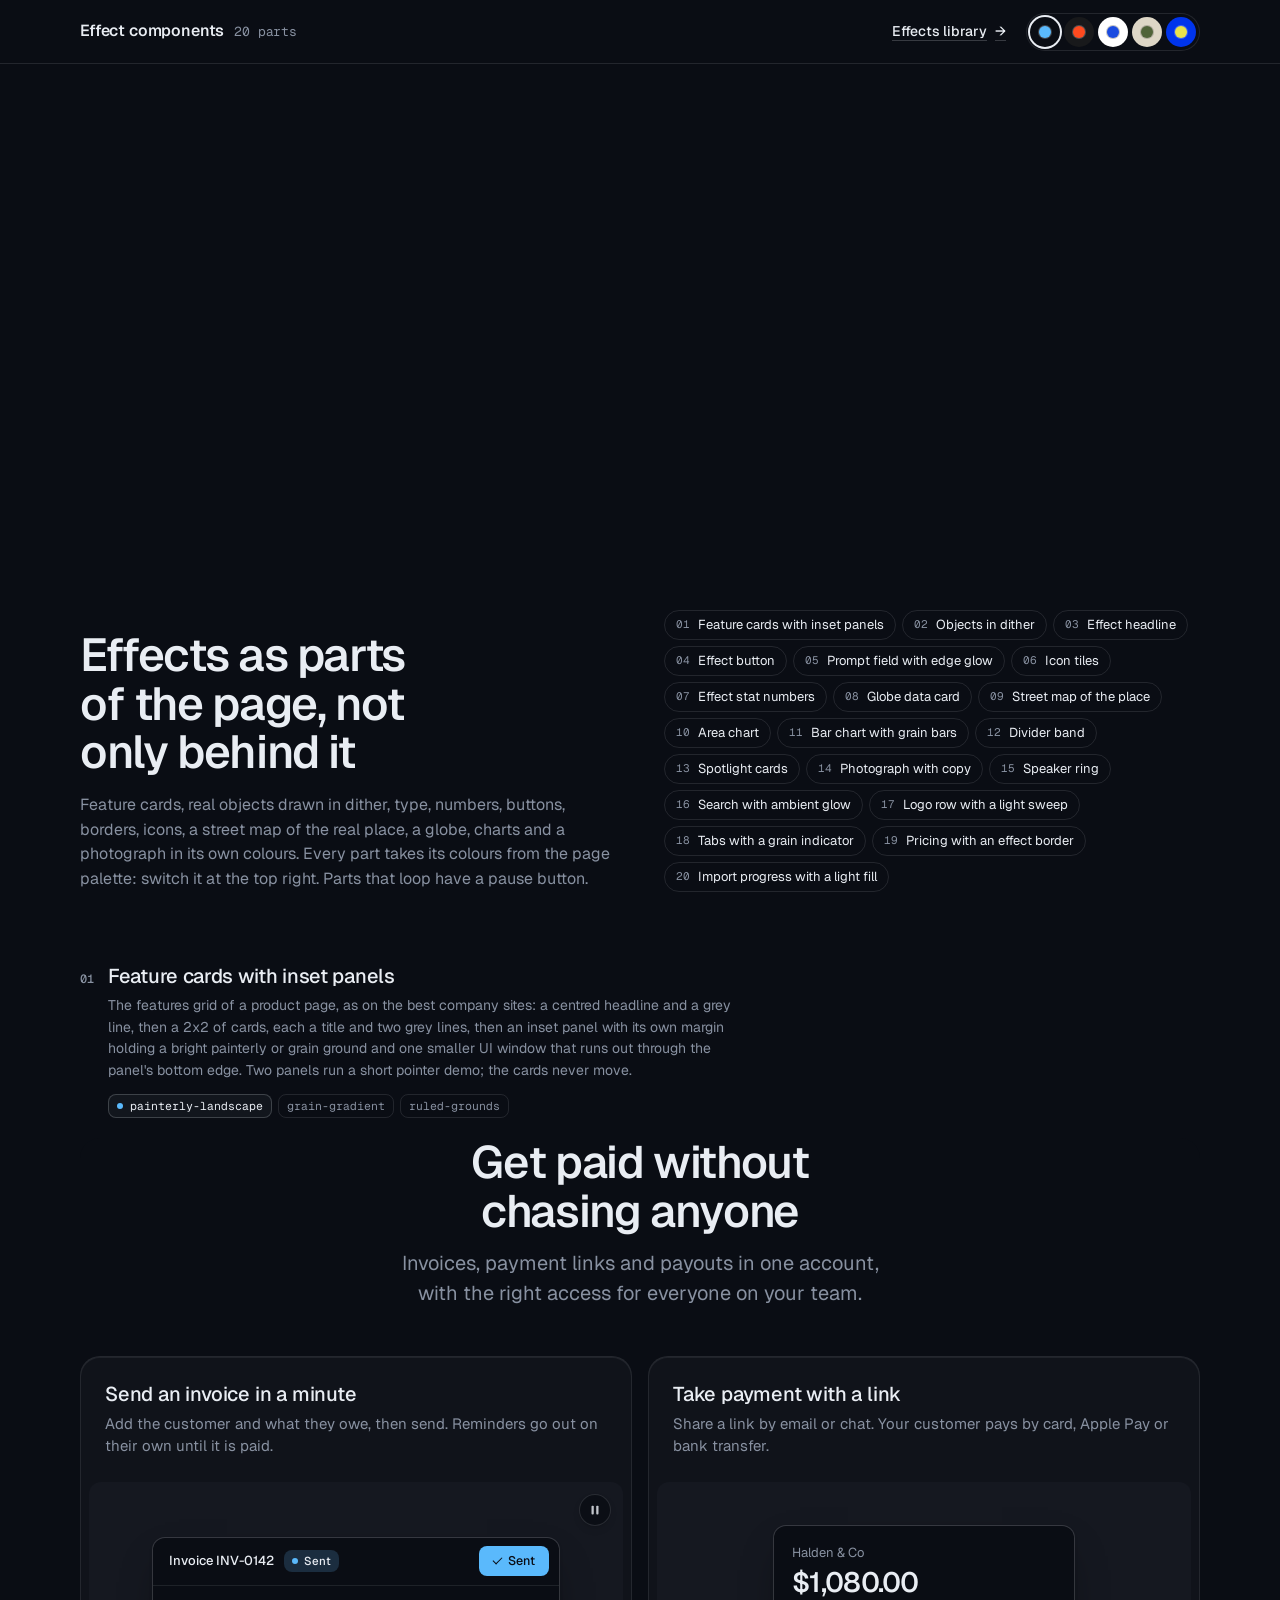
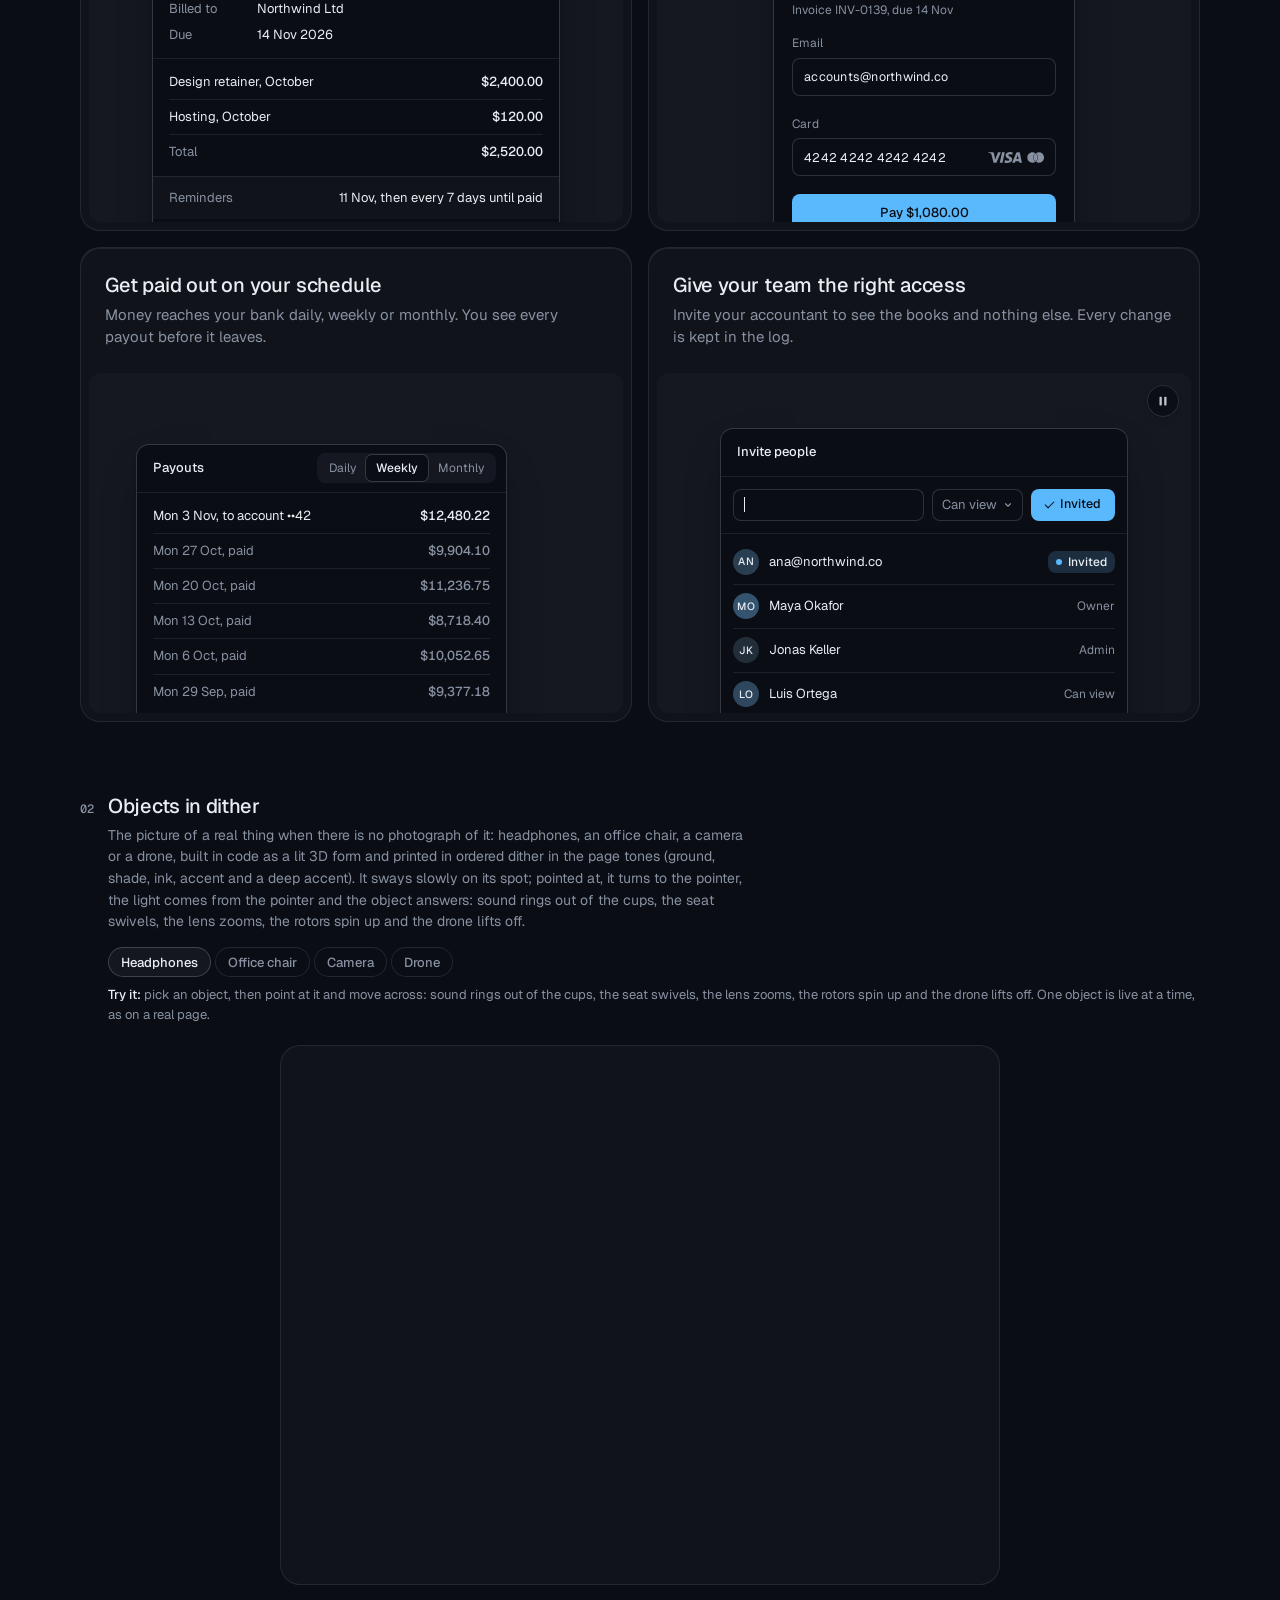
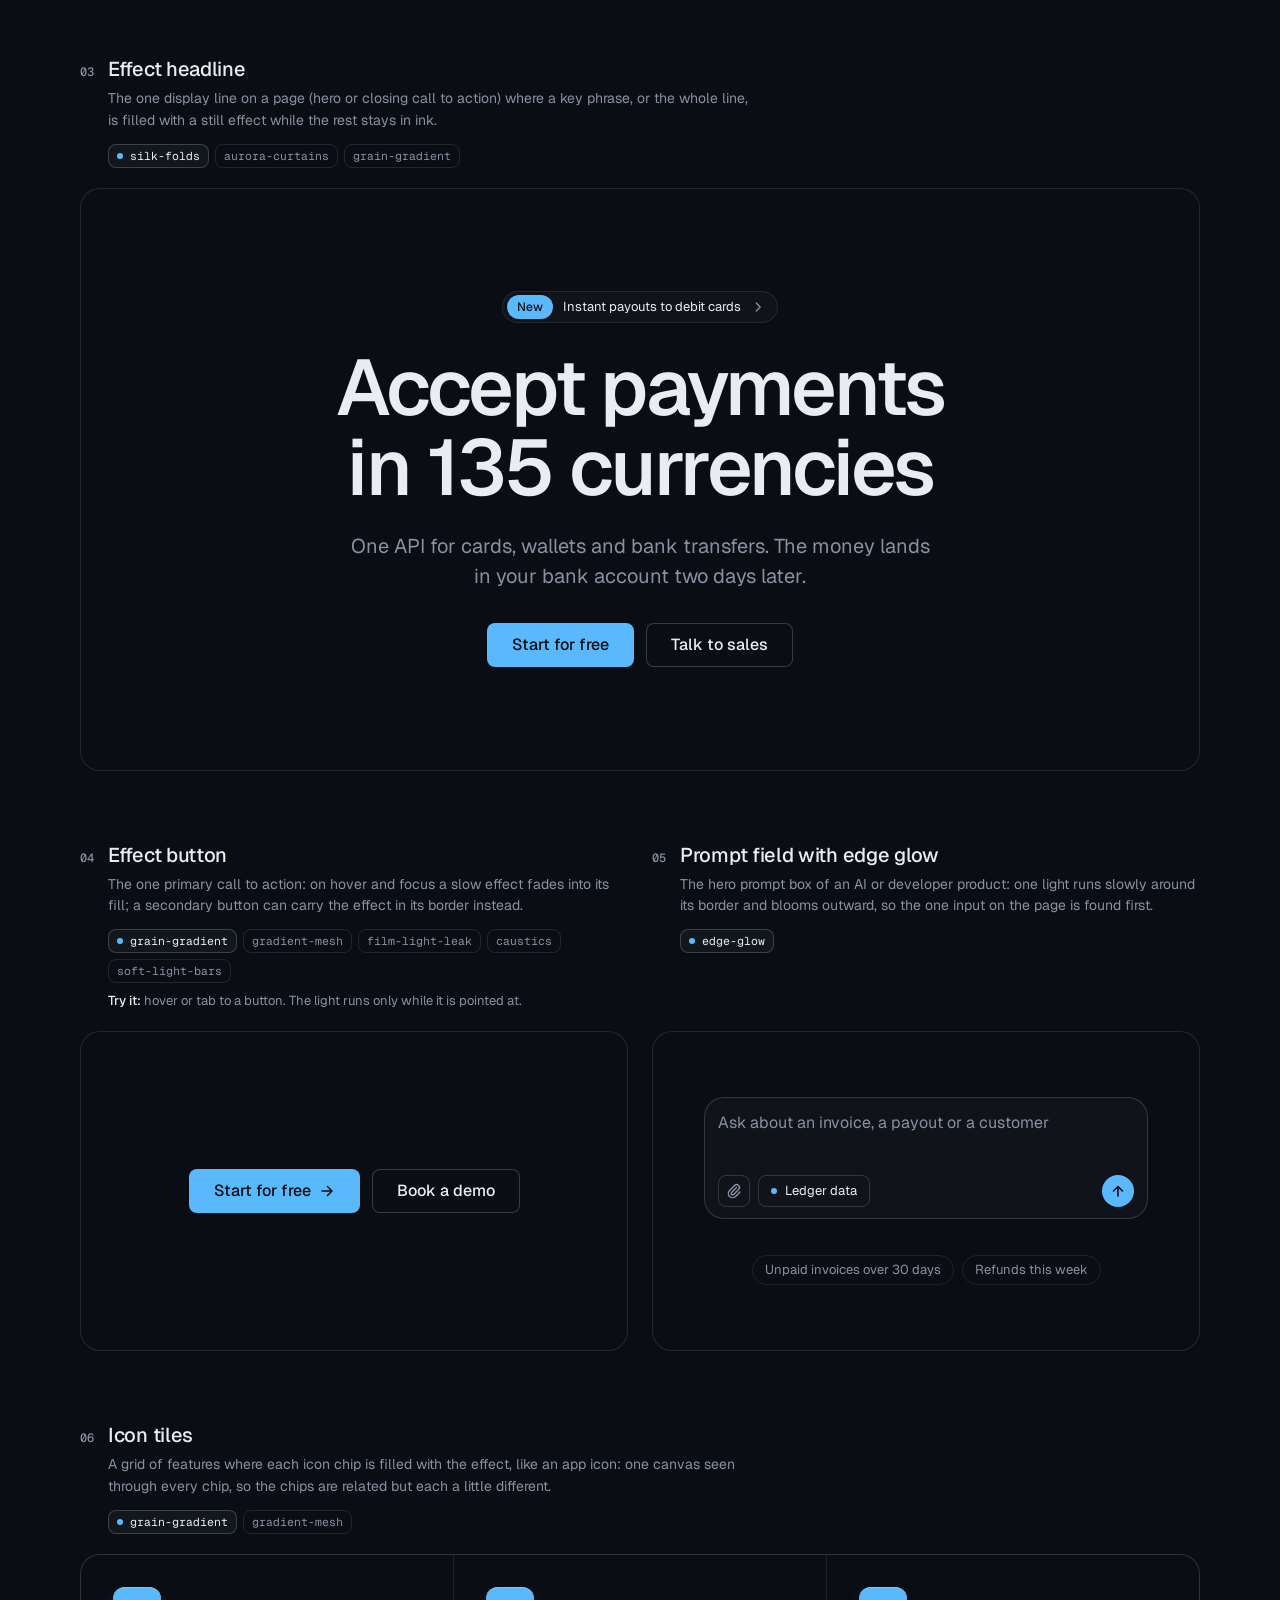
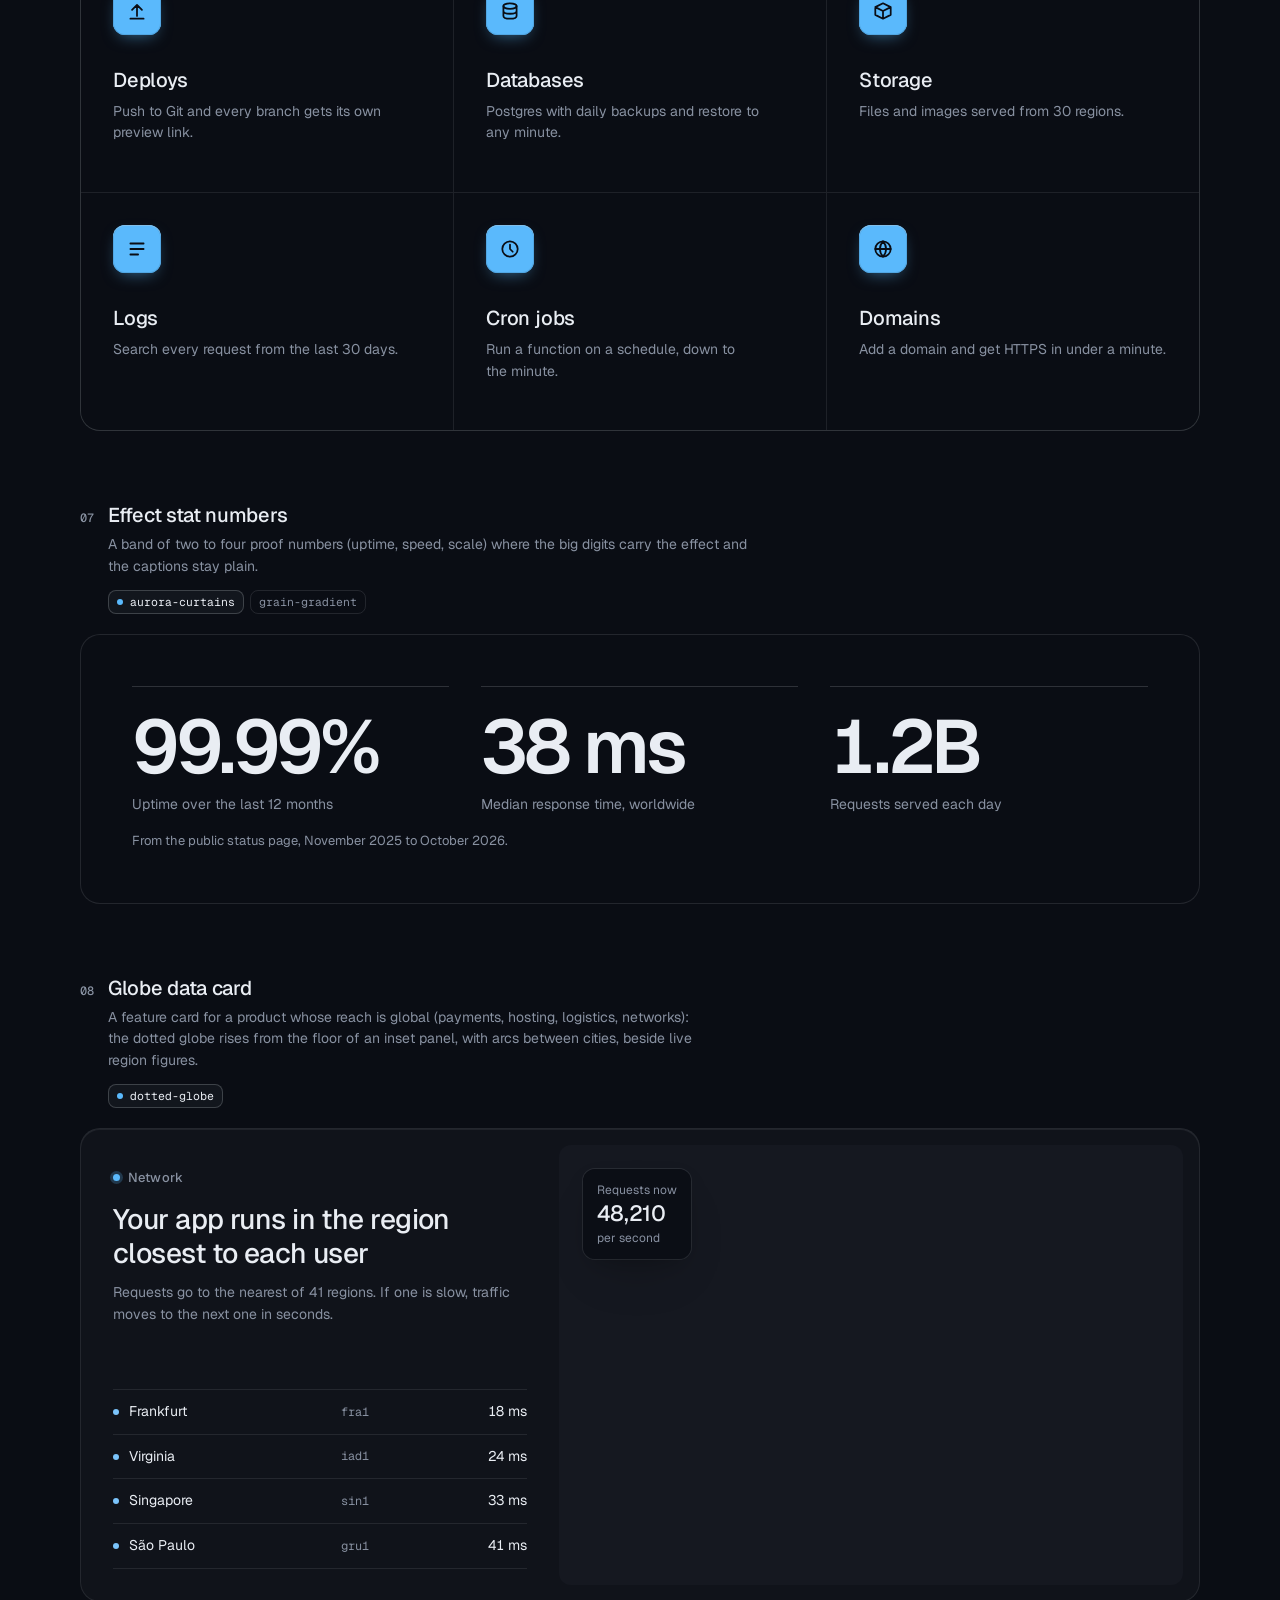
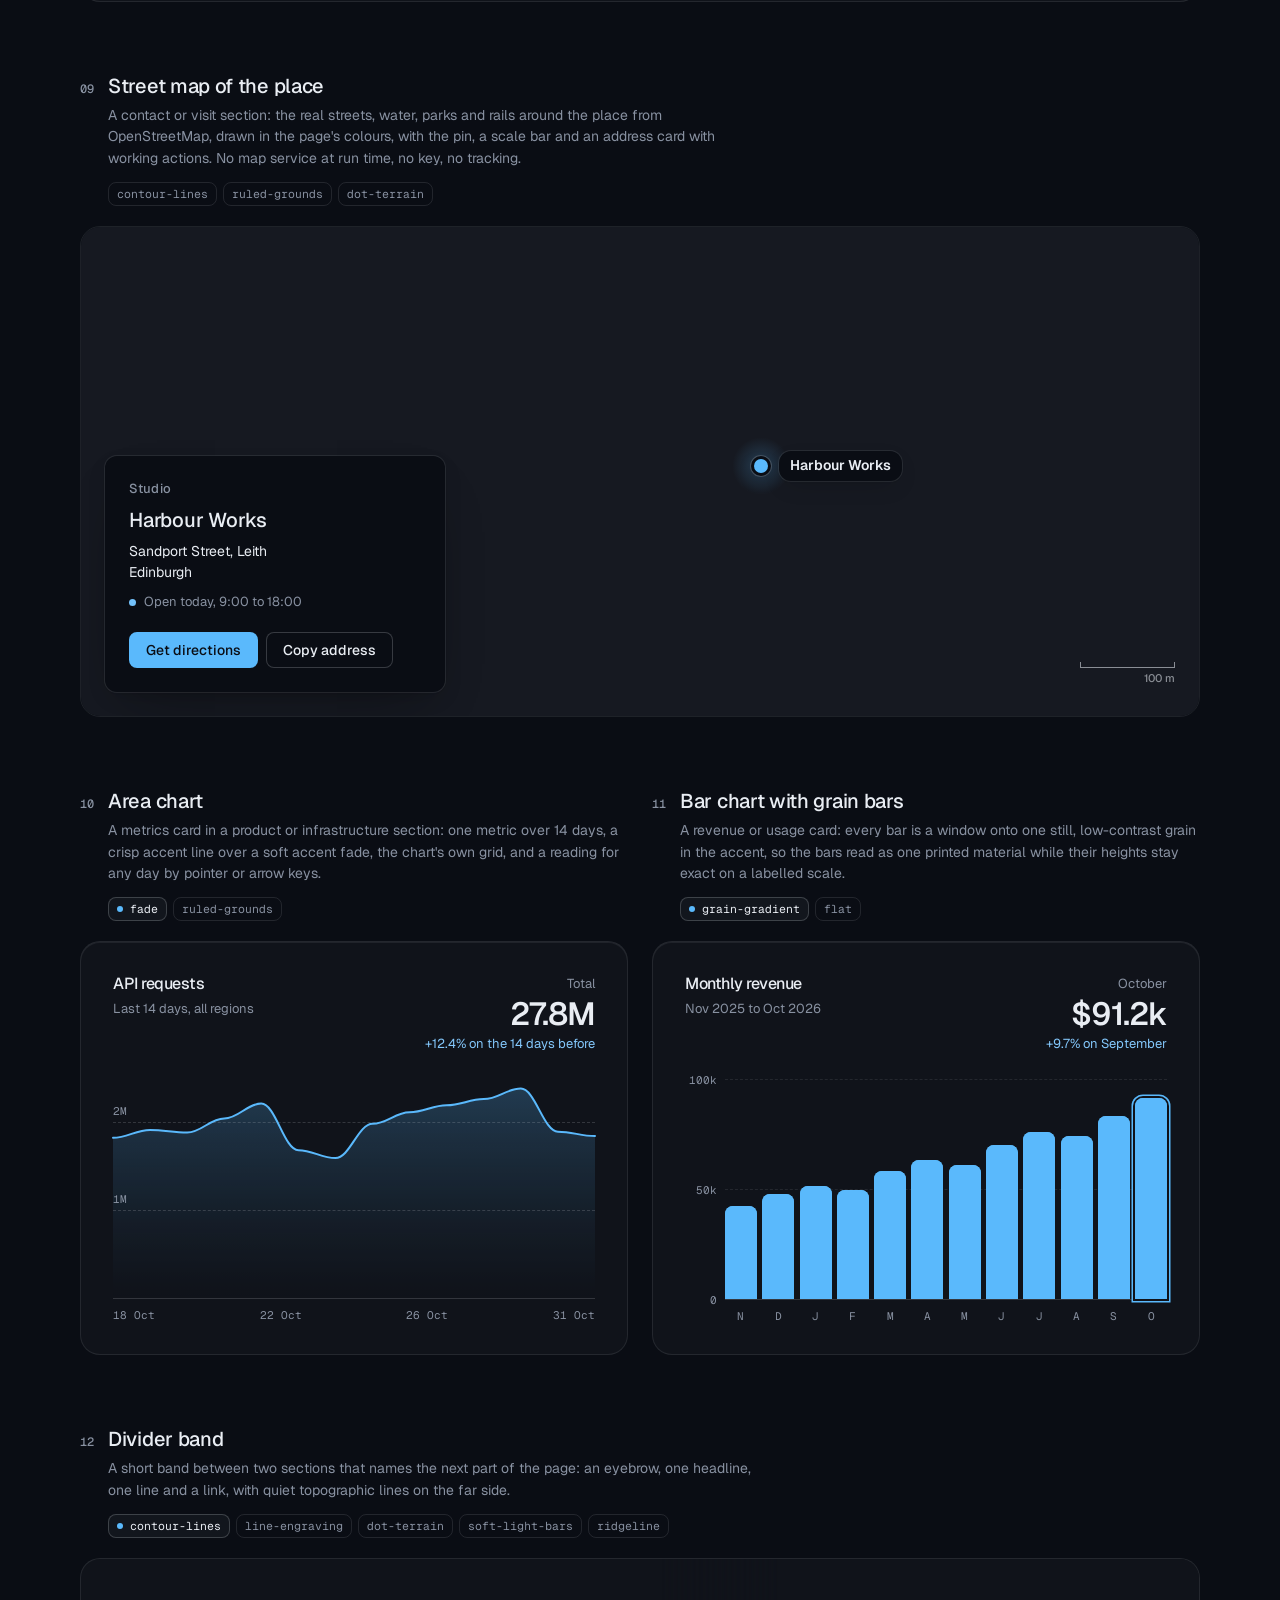
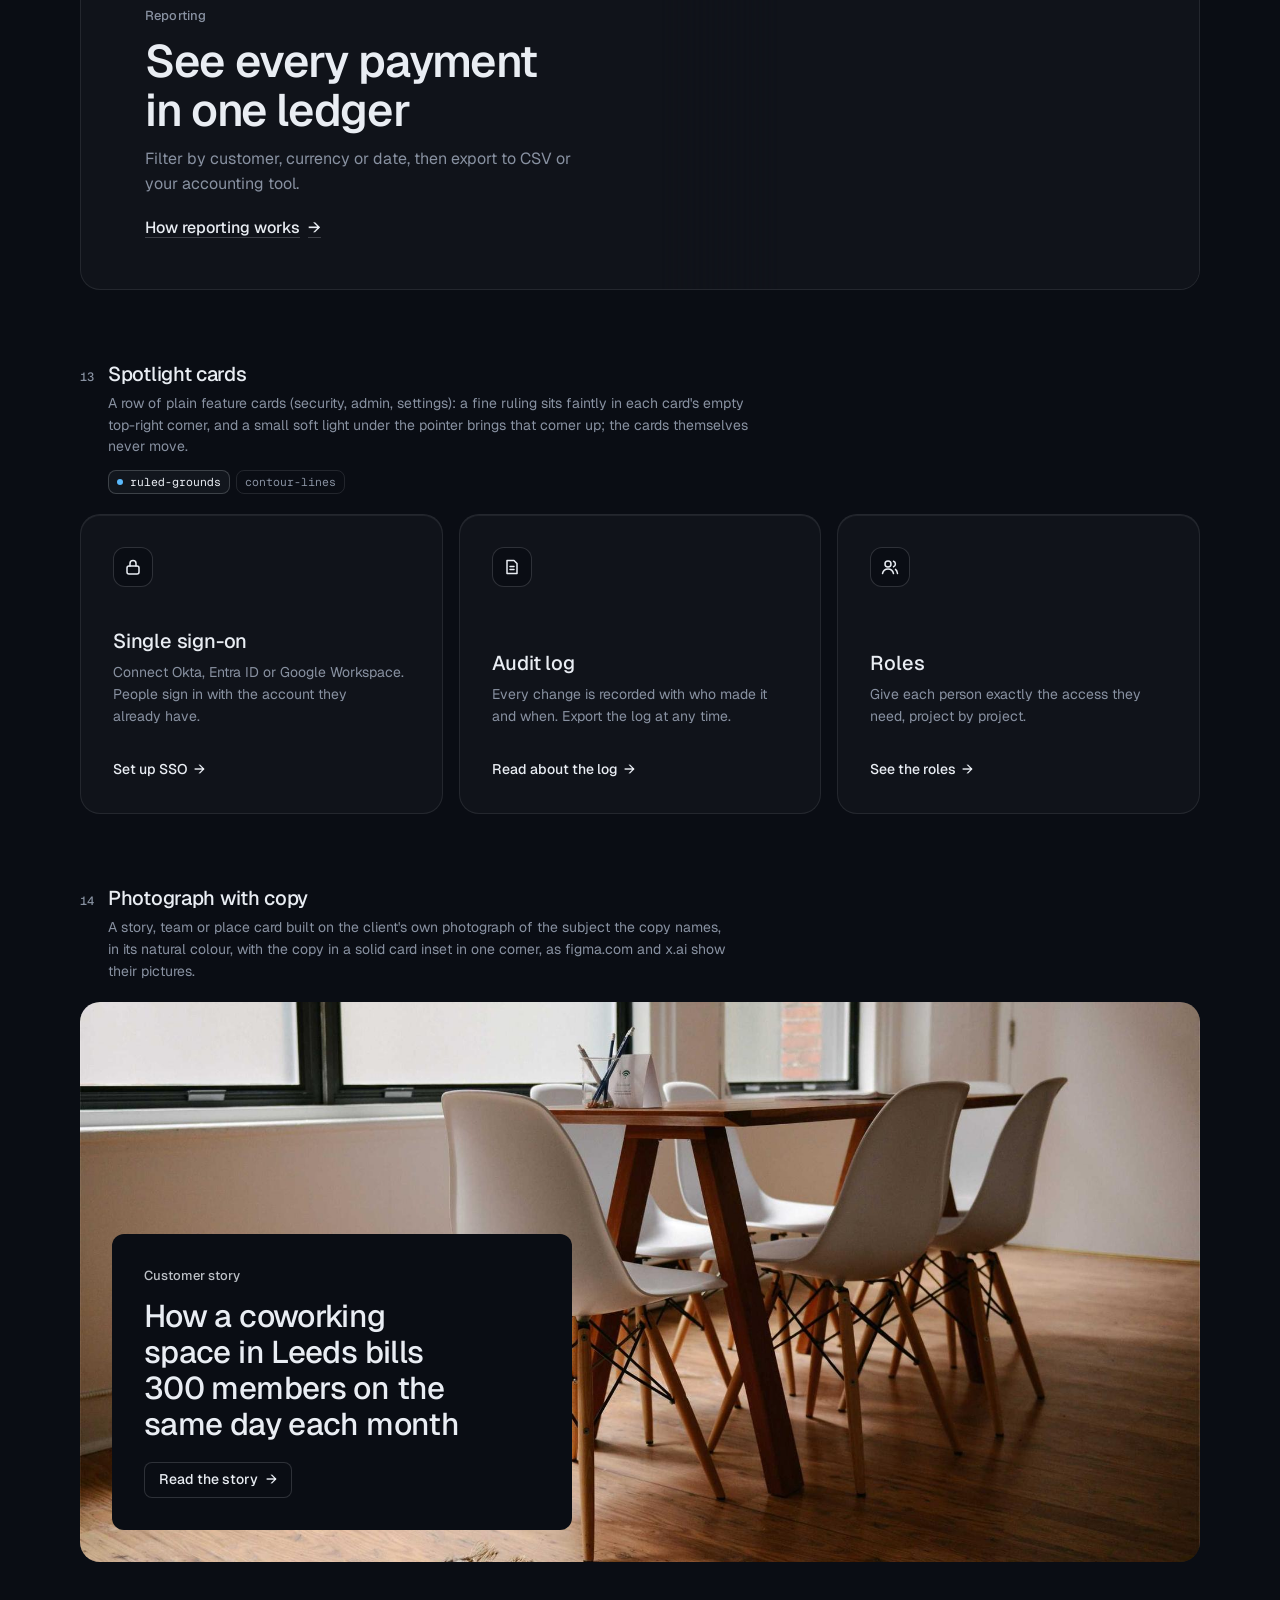
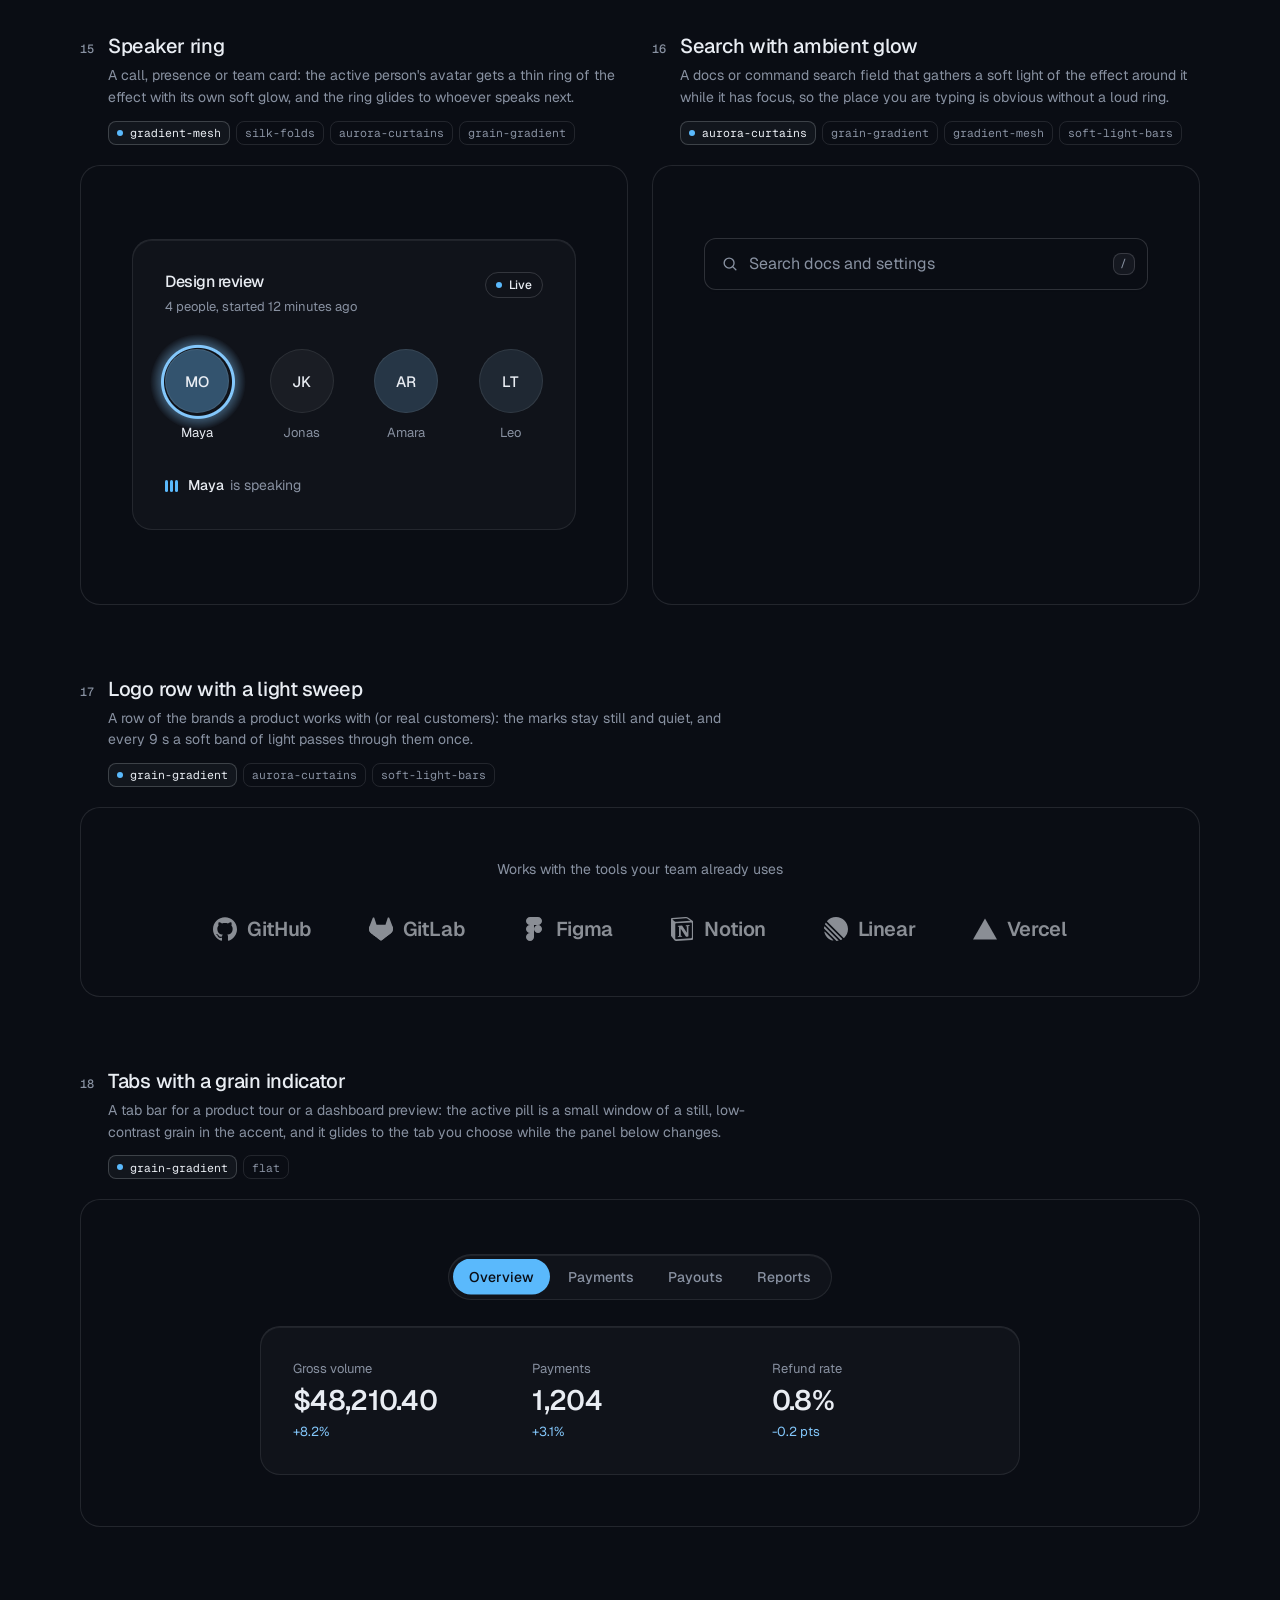
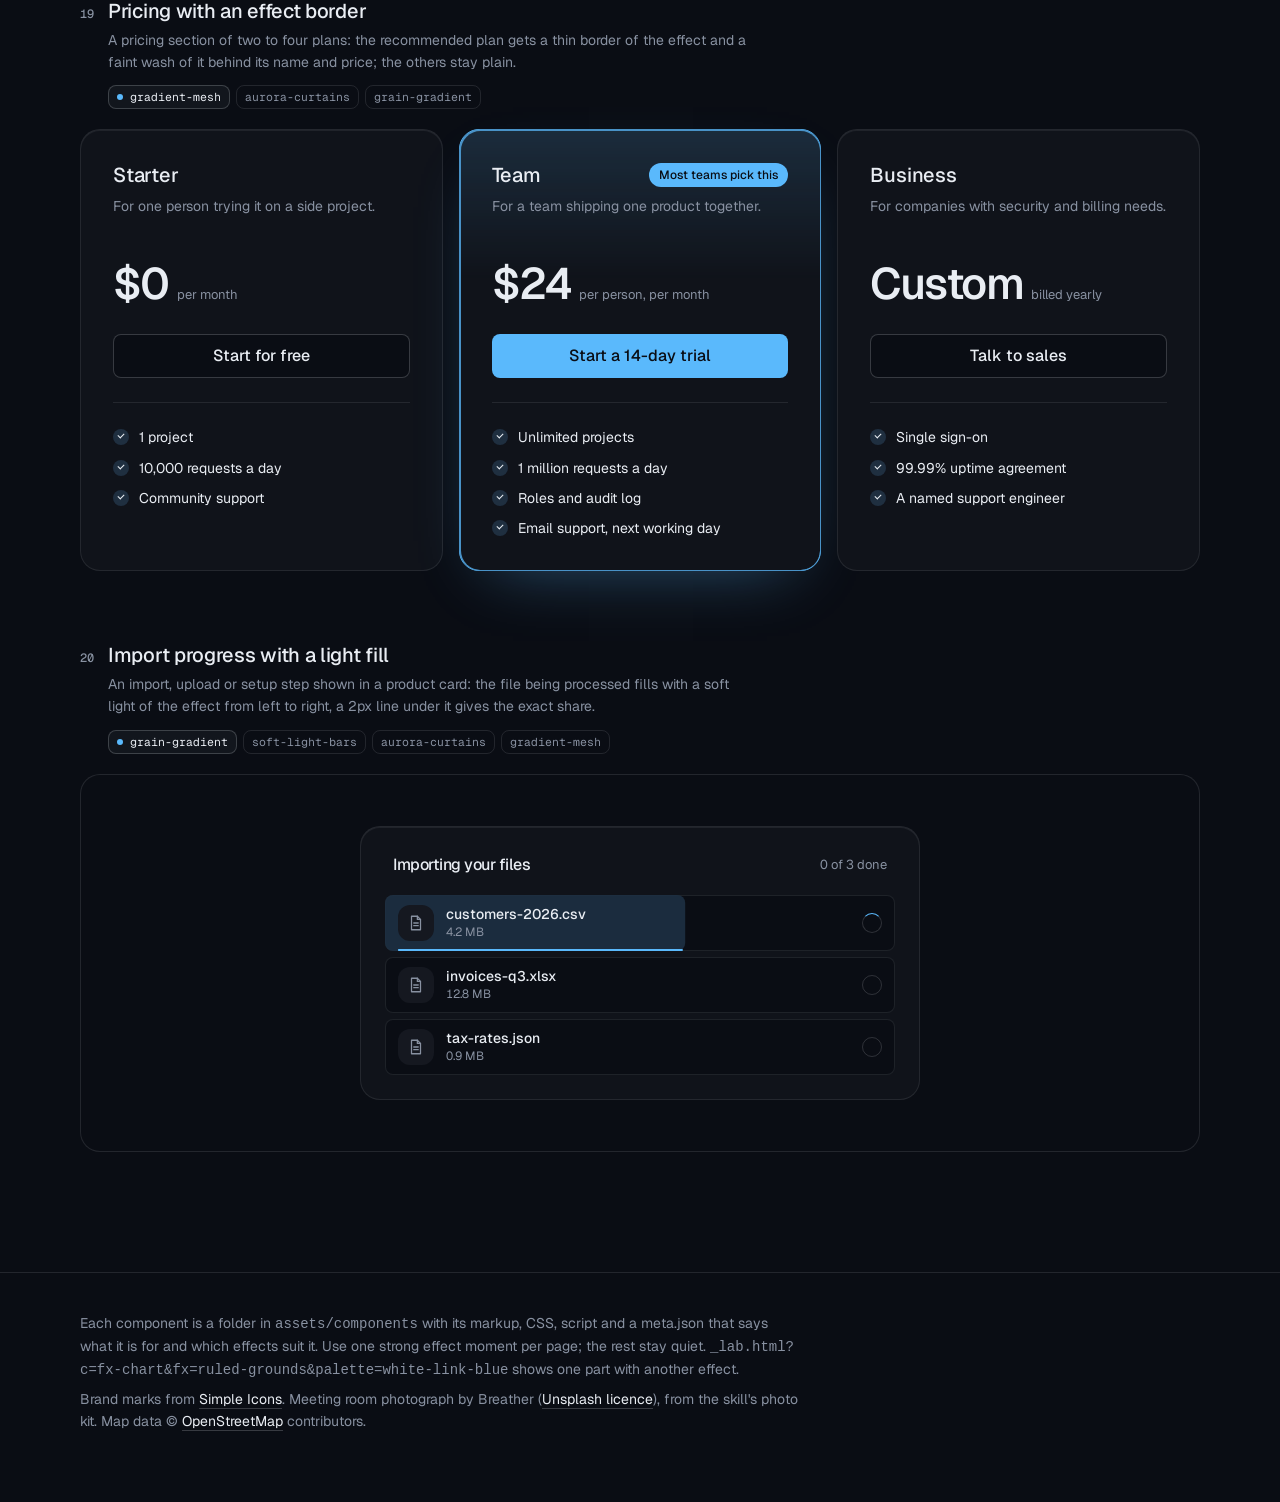
<file: .claude/skills/design-taste-frontend/assets/components/index.html>
<!doctype html>
<html lang="en" data-radius="soft">
<head>
<script>window.__tpGlMax = 16;   /* a gallery shows many live effects at once; a page of a site keeps the default 4 (fx.js) */</script>
<meta charset="utf-8">
<meta name="viewport" content="width=device-width, initial-scale=1">
<title>Effect components</title>
<link rel="preconnect" href="https://fonts.googleapis.com">
<link rel="preconnect" href="https://fonts.gstatic.com" crossorigin>
<link href="https://fonts.googleapis.com/css2?family=Geist:wght@100..900&family=Geist+Mono:wght@400..600&display=swap" rel="stylesheet">
<link rel="stylesheet" href="../system.css">
<link rel="stylesheet" href="./base.css">
<style>
  :root {
    --font-display: "Geist", system-ui, sans-serif;
    --font-text: "Geist", system-ui, sans-serif;
    --font-mono: "Geist Mono", ui-monospace, monospace;
    --display-weight: 560;
    --display-tracking: -0.03em;
    --container: 1200px;
  }
  body { min-height: 100vh; }
  .top {
    position: sticky; top: 0; z-index: 50; height: 64px; background: var(--bg);
    border-bottom: 1px solid var(--line);
  }
  .top .container { height: 100%; display: flex; align-items: center; justify-content: space-between; gap: 16px; }
  .brand { display: flex; align-items: center; gap: 10px; font-weight: 560; letter-spacing: -0.01em; }
  .brand small { font: 400 13px/1 var(--font-mono); color: var(--muted); }
  .top nav { display: flex; align-items: center; gap: 20px; }
  .top nav a.link { font-size: 14px; }
  .swatches { display: flex; gap: 4px; padding: 3px; border: 1px solid var(--line); border-radius: 999px; background: var(--bg); }
  .swatches button {
    width: 30px; height: 30px; border-radius: 999px; border: 0; padding: 0; cursor: pointer; position: relative;
    background: var(--sw-bg);
  }
  .swatches button::after {
    content: ""; position: absolute; inset: 9px; border-radius: 999px; background: var(--sw-accent);
    box-shadow: 0 0 0 1px color-mix(in oklab, var(--sw-ink) 25%, transparent);
  }
  .swatches button[aria-pressed="true"] { box-shadow: 0 0 0 2px var(--ink); }
  .swatches button:focus-visible { outline-offset: 3px; }

  .intro { padding-block: 64px 40px; display: grid; grid-template-columns: minmax(0, 6fr) minmax(0, 6fr); gap: 48px; align-items: end; }
  .intro h1 { font-size: clamp(34px, 2.2vw + 18px, 52px); line-height: 1.05; max-width: 15ch; }
  .intro p { margin-top: 16px; color: var(--muted); font-size: var(--t-body); line-height: 1.55; max-width: 52ch; }
  .index { display: flex; flex-wrap: wrap; gap: 6px; justify-content: flex-start; }
  @media (max-width: 1023px) { .intro { grid-template-columns: minmax(0, 1fr); gap: 28px; } }
  .index a {
    display: inline-flex; align-items: center; gap: 8px; height: 30px; padding: 0 11px; border-radius: 999px;
    border: 1px solid var(--line); font-size: 13px; color: var(--ink);
    transition: border-color var(--dur) var(--ease), background-color var(--dur) var(--ease);
  }
  .index a span { font-family: var(--font-mono); font-size: 11px; color: var(--muted); }
  .index a:hover { border-color: var(--line-strong); background: color-mix(in oklab, var(--ink) 4%, var(--bg)); }

  /* every part spans two rows of the list (its notes, its stage) as a subgrid, so the two parts of a
     half-width pair share one notes height and one stage height: their stages start and end level */
  .list { display: grid; grid-template-columns: repeat(2, minmax(0, 1fr)); column-gap: 24px; row-gap: 0; padding-bottom: 120px; }
  .sc { grid-column: 1 / -1; grid-row: span 2; display: grid; grid-template-rows: subgrid; row-gap: 20px; min-width: 0; scroll-margin-top: 88px; padding-top: 72px; }
  .sc:first-child { padding-top: 0; }
  .sc.is-half { grid-column: auto; }
  .sc.is-half .sc__stage:not(.is-center) { display: grid; }
  .sc__meta { display: grid; grid-template-columns: auto 1fr; column-gap: 14px; row-gap: 6px; align-items: baseline; align-content: start; }
  .sc__note { grid-column: 2; margin: 2px 0 0; font-size: 13px; color: var(--muted); }
  .sc__note::before { content: "Try it: "; color: var(--ink); font-weight: 500; }
  .sc__no { font: 500 12px/1 var(--font-mono); color: var(--muted); padding-top: 2px; }
  .sc__name { font: 500 20px/1.25 var(--font-text); letter-spacing: -0.015em; margin: 0; }
  .sc__for { grid-column: 2; color: var(--muted); font-size: 14px; line-height: 1.55; max-width: 72ch; margin: 0; }
  .sc__fx { grid-column: 2; display: flex; flex-wrap: wrap; gap: 6px; margin-top: 6px; }
  .sc__fx li {
    font: 400 11.5px/1 var(--font-mono); color: var(--muted); height: 24px; display: inline-flex; align-items: center;
    padding: 0 8px; border-radius: var(--r-sm); border: 1px solid var(--line);
  }
  .sc__fx li.is-on { color: var(--ink); border-color: var(--line-strong); background: color-mix(in oklab, var(--ink) 5%, var(--bg)); }
  .sc__fx li.is-on::before { content: ""; width: 6px; height: 6px; border-radius: 99px; background: var(--accent); margin-right: 7px; }
  .sc__stage {
    position: relative; min-width: 0; border: 1px solid var(--line); border-radius: var(--r-lg);
    padding: clamp(20px, 4vw, 56px); background: var(--bg);
  }
  .sc__stage.is-tall { padding-block: clamp(56px, 8vw, 120px); }
  .sc__stage.is-flush { padding: 0; border: 0; }
  .sc__stage.is-center { display: grid; place-items: center; min-height: 320px; }
  /* one object, at a size a page would give it */
  #fx-dither-object .sc__stage { display: grid; justify-items: center; }
  #fx-dither-object .cx-obj { width: min(100%, 720px); }
  .sc__pick { grid-column: 2; display: flex; flex-wrap: wrap; gap: 4px; margin-top: 8px; }
  .sc__pick button {
    height: 30px; padding: 0 12px; border-radius: 999px; border: 1px solid var(--line); background: var(--bg);
    font: 500 13px/1 var(--font-text); color: var(--muted); cursor: pointer;
  }
  .sc__pick button:hover { color: var(--ink); border-color: var(--line-strong); }
  .sc__pick button[aria-pressed="true"] { color: var(--ink); border-color: var(--line-strong); background: color-mix(in oklab, var(--ink) 6%, var(--bg)); }
  /* the search list opens below its field: leave it room inside the frame */
  #fx-search .sc__stage { min-height: 440px; place-items: start center; padding-top: 72px; }
  .sc__stage:empty::after { content: "Loading"; color: var(--muted); font-size: 13px; }

  .foot { border-top: 1px solid var(--line); padding: 40px 0 64px; color: var(--muted); font-size: 14px; }
  .foot p { max-width: 80ch; margin: 0 0 8px; }
  .foot a { color: var(--ink); text-decoration: underline; text-decoration-color: var(--line-strong); text-underline-offset: 4px; }

  @media (max-width: 899px) {
    .list { grid-template-columns: minmax(0, 1fr); }
    .sc.is-half { grid-column: 1 / -1; }
    .top nav a.link { display: none; }
  }
  @media (max-width: 639px) {
    .intro { padding-block: 48px 32px; }
    .sc { padding-top: 48px; }
    .sc__meta { grid-template-columns: 1fr; }
    .sc__no { display: none; }
    .sc__for, .sc__fx, .sc__note, .sc__pick { grid-column: 1; }
    .sc__stage.is-center { min-height: 240px; }
    .brand small { display: none; }
  }
</style>
</head>
<body>
<header class="top">
  <div class="container">
    <div class="brand">Effect components <small id="count"></small></div>
    <nav aria-label="Palette and links">
      <a class="link" href="../effects/gallery.html">Effects library</a>
      <div class="swatches" id="swatches" role="group" aria-label="Page palette"></div>
    </nav>
  </div>
</header>

<main>
  <section class="intro container">
    <div>
      <h1>Effects as parts of the page, not only behind it</h1>
      <p id="lede">Feature cards, real objects drawn in dither, type, numbers, buttons, borders, icons, a street map of the real place, a globe, charts and a photograph in its own colours. Every part takes its colours from the page palette: switch it at the top right. Parts that loop have a pause button.</p>
    </div>
    <nav class="index" id="index" aria-label="Components"></nav>
  </section>
  <div class="container list" id="list"></div>
</main>

<footer class="foot">
  <div class="container">
    <p>Each component is a folder in <code>assets/components</code> with its markup, CSS, script and a meta.json that says what it is for and which effects suit it. Use one strong effect moment per page; the rest stay quiet. <code>_lab.html?c=fx-chart&amp;fx=ruled-grounds&amp;palette=white-link-blue</code> shows one part with another effect.</p>
    <p>Brand marks from <a href="https://simpleicons.org/">Simple Icons</a>. Meeting room photograph by Breather (<a href="https://unsplash.com/photos/DEdM9Vs6s8w">Unsplash licence</a>), from the skill's photo kit. Map data © <a href="https://www.openstreetmap.org/copyright">OpenStreetMap</a> contributors.</p>
  </div>
</footer>

<script type="module">
  import fx from '../effects/fx.js';

  // component id, layout and stage style, in page order
  const COMPONENTS = [
    { id: 'fx-feature-card', stage: 'is-flush' },
    { id: 'fx-dither-object', stage: 'is-flush', note: 'pick an object, then point at it and move across: sound rings out of the cups, the seat swivels, the lens zooms, the rotors spin up and the drone lifts off. One object is live at a time, as on a real page.' },
    { id: 'fx-headline', stage: 'is-tall' },
    { id: 'fx-button', half: true, stage: 'is-center', note: 'hover or tab to a button. The light runs only while it is pointed at.' },
    { id: 'fx-prompt', half: true, stage: 'is-center' },
    { id: 'fx-icon-tiles', stage: 'is-flush' },
    { id: 'fx-stat' },
    { id: 'fx-globe', stage: 'is-flush' },
    { id: 'fx-map', stage: 'is-flush' },
    { id: 'fx-chart', half: true, stage: 'is-flush' },
    { id: 'fx-bars', half: true, stage: 'is-flush' },
    { id: 'fx-band', stage: 'is-flush' },
    { id: 'fx-spotlight', stage: 'is-flush' },
    { id: 'fx-photo', stage: 'is-flush' },
    { id: 'fx-avatar', half: true, stage: 'is-center' },
    { id: 'fx-search', half: true, stage: 'is-center' },
    { id: 'fx-logos' },
    { id: 'fx-tabs' },
    { id: 'fx-pricing', stage: 'is-flush' },
    { id: 'fx-progress', stage: 'is-center' },
  ];

  const PALETTES = [
    { id: 'blue-black-cornflower', name: 'Night, cornflower', bg: '#0a0d14', surface: '#131824', ink: '#e9edf3', muted: '#8891a1', accent: '#5ab9fc', accentInk: '#0a0d14' },
    { id: 'graphite-safety-orange', name: 'Graphite, orange', bg: '#18191b', surface: '#222427', ink: '#eff0f1', muted: '#9c9ea3', accent: '#ff4a1f', accentInk: '#18191b' },
    { id: 'white-link-blue', name: 'White, blue', bg: '#ffffff', surface: '#f4f4f4', ink: '#111111', muted: '#6b6b6b', accent: '#1a4be0', accentInk: '#ffffff' },
    { id: 'moss-sand', name: 'Sand, moss', bg: '#ddd6c6', surface: '#d2cab8', ink: '#2a2a26', muted: '#59574e', accent: '#4f6238', accentInk: '#ffffff' },
    { id: 'cobalt-field', name: 'Cobalt field', bg: '#0034eb', surface: '#002fd6', ink: '#ffffff', muted: '#dfe4f2', accent: '#e9e34a', accentInk: '#111111' },
  ];

  const q = new URLSearchParams(location.search);
  if (q.has('time')) fx.setClock(+q.get('time'));
  if (q.has('fallback')) fx.config.forceFallback = true;
  const only = q.get('only') ? q.get('only').split(',') : null;
  const list = document.getElementById('list');
  const index = document.getElementById('index');
  const swatches = document.getElementById('swatches');

  /*
    The budget: a laptop's integrated GPU shares its memory with everything else, so this page never
    holds more than 4 live WebGL contexts. A part is started when it comes near the viewport and
    destroyed when it leaves it; still parts draw once and free their context; fx.js frees any idle
    off-screen context past 4. liveGL() counts the contexts that are open right now.
  */
  fx.config.maxLive = 4;
  const contexts = new Set();
  let peakGL = 0;
  const getContext = HTMLCanvasElement.prototype.getContext;
  HTMLCanvasElement.prototype.getContext = function (type, ...rest) {
    const c = getContext.call(this, type, ...rest);
    if (c && /webgl/i.test(type) && !contexts.has(c)) { contexts.add(c); peakGL = Math.max(peakGL, liveGL()); }
    return c;
  };
  function liveGL() {
    for (const c of contexts) if (c.isContextLost()) contexts.delete(c);
    return contexts.size;
  }

  // the dither object: one live at a time, switched here (a real page shows one object)
  const OBJECTS = {
    headphones: ['Headphones', 'Over-ear, wireless'],
    chair: ['Office chair', 'Swivel seat on five castors'],
    camera: ['Camera', 'Mirrorless, with a zoom lens'],
    drone: ['Drone', 'Four rotors and a camera'],
  };
  let object = OBJECTS[q.get('object')] ? q.get('object') : 'headphones';
  // print (ordered dither, the default) or studio (a smooth shaded render: no picker until it is anti-aliased; ?render=studio)
  let render = q.get('render') === 'studio' ? 'studio' : 'print';

  function applyPalette(p) {
    const c = fx.color;
    const action = c.contrast(p.accent, p.bg) >= 2.2 ? p.accent : p.ink;
    const actionInk = action === p.accent ? p.accentInk : p.bg;
    const s = document.documentElement.style;
    const set = (k, v) => s.setProperty(k, v);
    set('--p-bg', p.bg); set('--p-surface', p.surface); set('--p-ink', p.ink); set('--p-muted', p.muted);
    set('--p-accent', p.accent); set('--p-accent-ink', p.accentInk); set('--p-action', action); set('--p-action-ink', actionInk);
    document.documentElement.style.colorScheme = c.isDark(p.bg) ? 'dark' : 'light';
    for (const b of swatches.children) b.setAttribute('aria-pressed', String(b.dataset.id === p.id));
  }

  async function load(entry) {
    const base = `./${entry.id}/`;
    const [meta, html, mod] = await Promise.all([
      fetch(base + 'meta.json').then(r => (r.ok ? r.json() : null)),
      fetch(base + 'component.html').then(r => (r.ok ? r.text() : null)),
      import(base + 'component.js').catch(err => { console.warn(entry.id, err); return null; }),
    ]).catch(() => [null, null, null]);
    if (!meta || !html || !mod) return null;
    const link = document.createElement('link');
    link.rel = 'stylesheet';
    link.href = base + 'component.css';
    document.head.append(link);
    await new Promise(r => { link.onload = link.onerror = r; });
    return { ...entry, meta, html, mod };
  }

  function section(e, n) {
    const s = document.createElement('section');
    s.className = 'sc' + (e.half ? ' is-half' : '');
    s.id = e.id;
    const fxList = (e.meta.effects || []).map(id => `<li class="${id === e.meta.default ? 'is-on' : ''}">${id}</li>`).join('');
    const pick = e.id === 'fx-dither-object'
      ? `<div class="sc__pick" role="group" aria-label="Object">${Object.keys(OBJECTS).map(k => `<button type="button" data-object="${k}" aria-pressed="${k === object}">${OBJECTS[k][0]}</button>`).join('')}</div>`
      : '';
    s.innerHTML = `
      <div class="sc__meta">
        <span class="sc__no">${String(n).padStart(2, '0')}</span>
        <h2 class="sc__name">${e.meta.name}</h2>
        <p class="sc__for">${e.meta.for}</p>
        ${fxList ? `<ul class="sc__fx" aria-label="Effects that suit it">${fxList}</ul>` : ''}
        ${pick}
        ${e.note ? `<p class="sc__note">${e.note}</p>` : ''}
      </div>
      <div class="sc__stage ${e.stage || ''}"></div>`;
    return s;
  }

  // the markup is placed at once (the page keeps its full height); the scripts run only near the viewport
  function markup(e) {
    const stage = e.section.querySelector('.sc__stage');
    stage.innerHTML = e.html;
    if (e.id === 'fx-dither-object') {
      const fig = stage.querySelector('.cx-obj');
      fig.dataset.cxObject = object;
      if (render === 'studio') fig.dataset.cxRender = 'studio'; else delete fig.dataset.cxRender;
      fig.querySelector('.cx-obj__stage').removeAttribute('aria-label');
    }
    return stage;
  }
  function start(e) {
    if (e.ctrl) return;
    const stage = markup(e);
    try { e.ctrl = e.mod.default(stage.firstElementChild || stage) || { destroy() {} }; } catch (err) { console.error(e.id, err); e.ctrl = { destroy() {} }; }
  }
  function stop(e) {
    if (!e.ctrl) return;
    try { e.ctrl.destroy?.(); } catch (err) { console.warn(e.id, err); }
    fx.unmountAll(e.section);
    e.ctrl = null;
  }

  function setPalette(p, entries) {
    entries.forEach(stop);
    applyPalette(p);
    try { localStorage.setItem('cx-palette', p.id); } catch (_) {}
    requestAnimationFrame(() => entries.forEach(e => (e.near ? start(e) : markup(e))));
  }

  let saved = null;
  try { saved = localStorage.getItem('cx-palette'); } catch (_) {}
  const first = PALETTES.find(p => p.id === q.get('palette')) || PALETTES.find(p => p.id === saved) || PALETTES[0];
  for (const p of PALETTES) {
    const b = document.createElement('button');
    b.type = 'button';
    b.dataset.id = p.id;
    b.title = p.name;
    b.setAttribute('aria-label', p.name);
    b.style.setProperty('--sw-bg', p.bg);
    b.style.setProperty('--sw-accent', p.accent);
    b.style.setProperty('--sw-ink', p.ink);
    swatches.append(b);
  }
  applyPalette(first);

  const wanted = COMPONENTS.filter(c => !only || only.includes(c.id));
  const entries = (await Promise.all(wanted.map(load))).filter(Boolean);
  document.getElementById('count').textContent = `${entries.length} parts`;
  entries.forEach((e, i) => {
    e.section = section(e, i + 1);
    list.append(e.section);
    markup(e);
    const a = document.createElement('a');
    a.href = '#' + e.id;
    a.innerHTML = `<span>${String(i + 1).padStart(2, '0')}</span>${e.meta.name}`;
    index.append(a);
  });
  await document.fonts.ready;
  const near = new IntersectionObserver(seen => {
    for (const en of seen) {
      const e = entries.find(x => x.section === en.target);
      if (!e) continue;
      e.near = en.isIntersecting;
      if (e.near) start(e); else stop(e);
    }
  }, { rootMargin: '10% 0px' });
  entries.forEach(e => near.observe(e.section));
  setTimeout(() => { document.documentElement.dataset.ready = '1'; }, 1500);

  swatches.addEventListener('click', ev => {
    const b = ev.target.closest('button');
    if (!b) return;
    const p = PALETTES.find(x => x.id === b.dataset.id);
    if (p) setPalette(p, entries);
  });
  list.addEventListener('click', ev => {
    const b = ev.target.closest('[data-object], [data-render]');
    if (!b || !(OBJECTS[b.dataset.object] || b.dataset.render)) return;
    if (b.dataset.render) render = b.dataset.render; else object = b.dataset.object;
    b.parentElement.querySelectorAll('button').forEach(x => x.setAttribute('aria-pressed', String(x === b)));
    const e = entries.find(x => x.id === 'fx-dither-object');
    stop(e);
    if (e.near) start(e); else markup(e);
  });
  window.__cx = {
    entries,
    setPalette: id => setPalette(PALETTES.find(p => p.id === id), entries),
    setObject: k => list.querySelector(`[data-object="${k}"]`)?.click(),
    gl: () => ({ live: liveGL(), peak: peakGL, started: entries.filter(e => e.ctrl).map(e => e.id) }),
  };
</script>

</body>
</html>
</file>
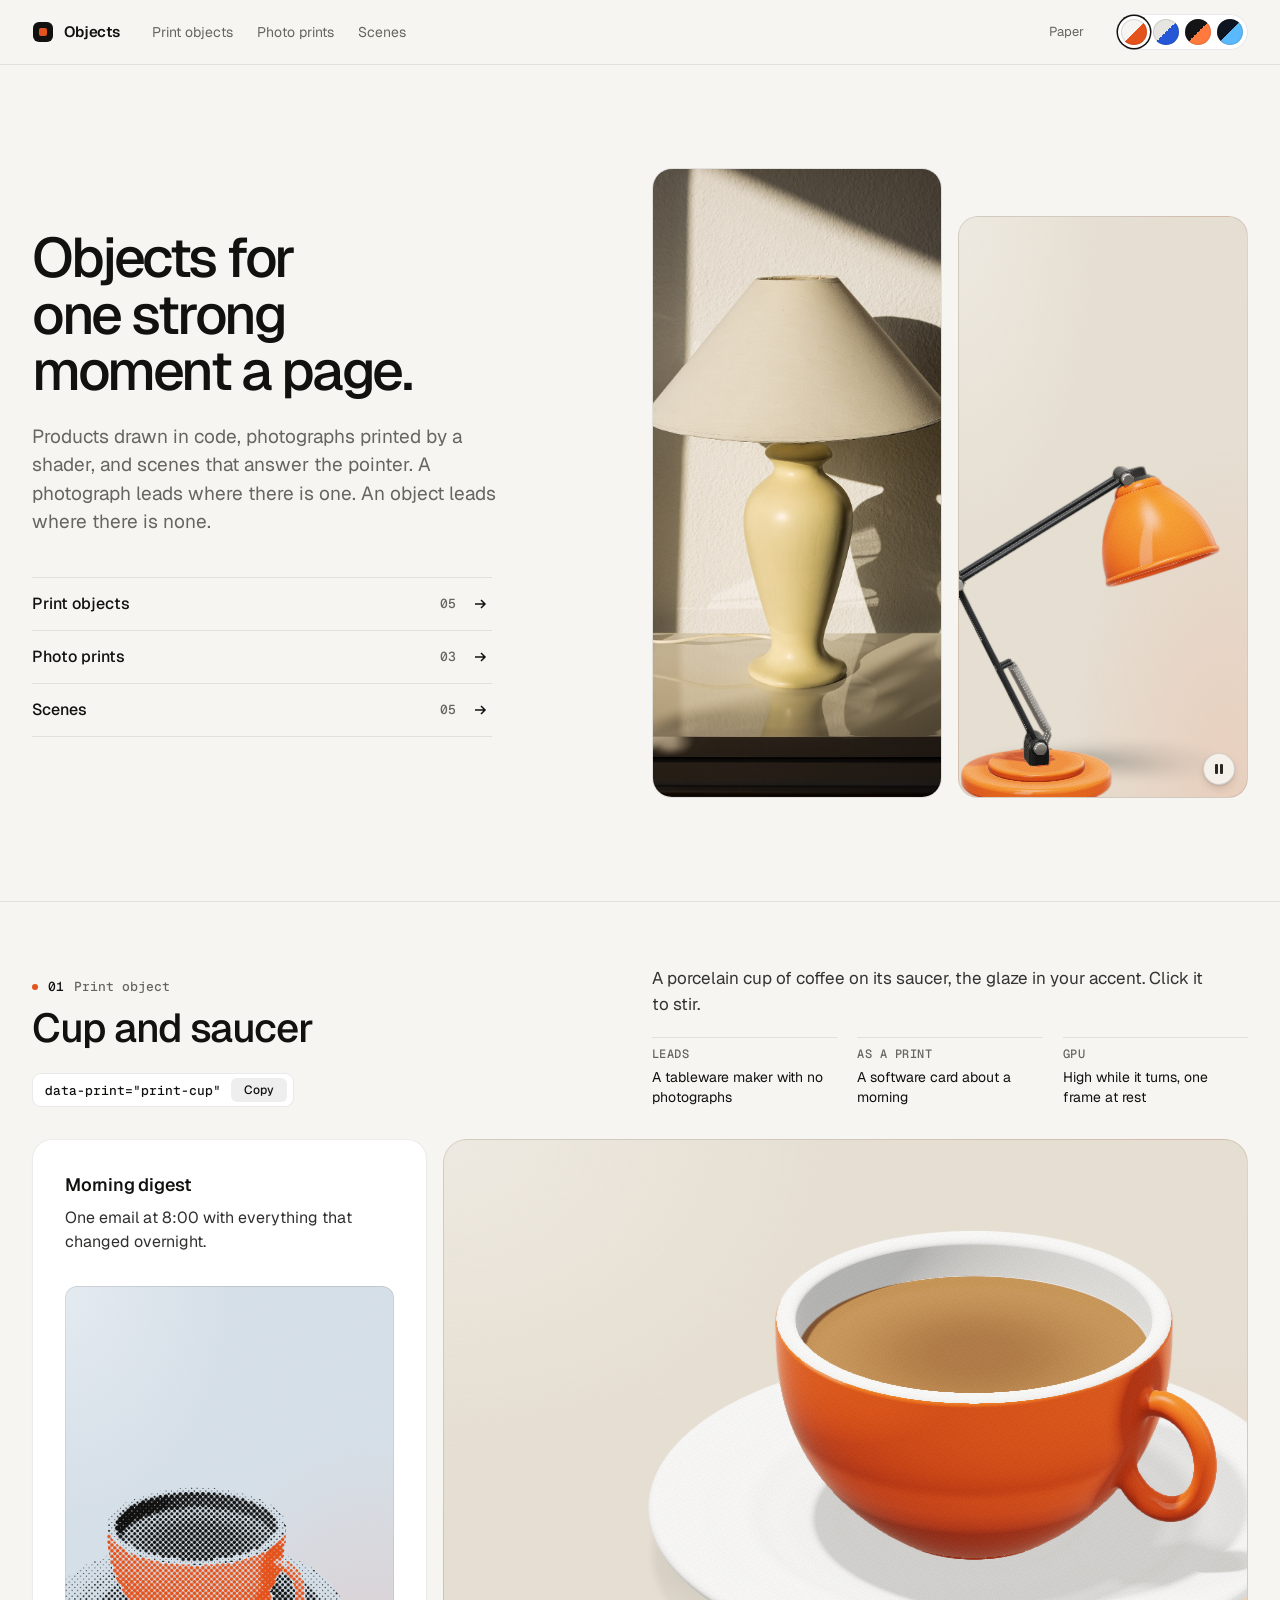
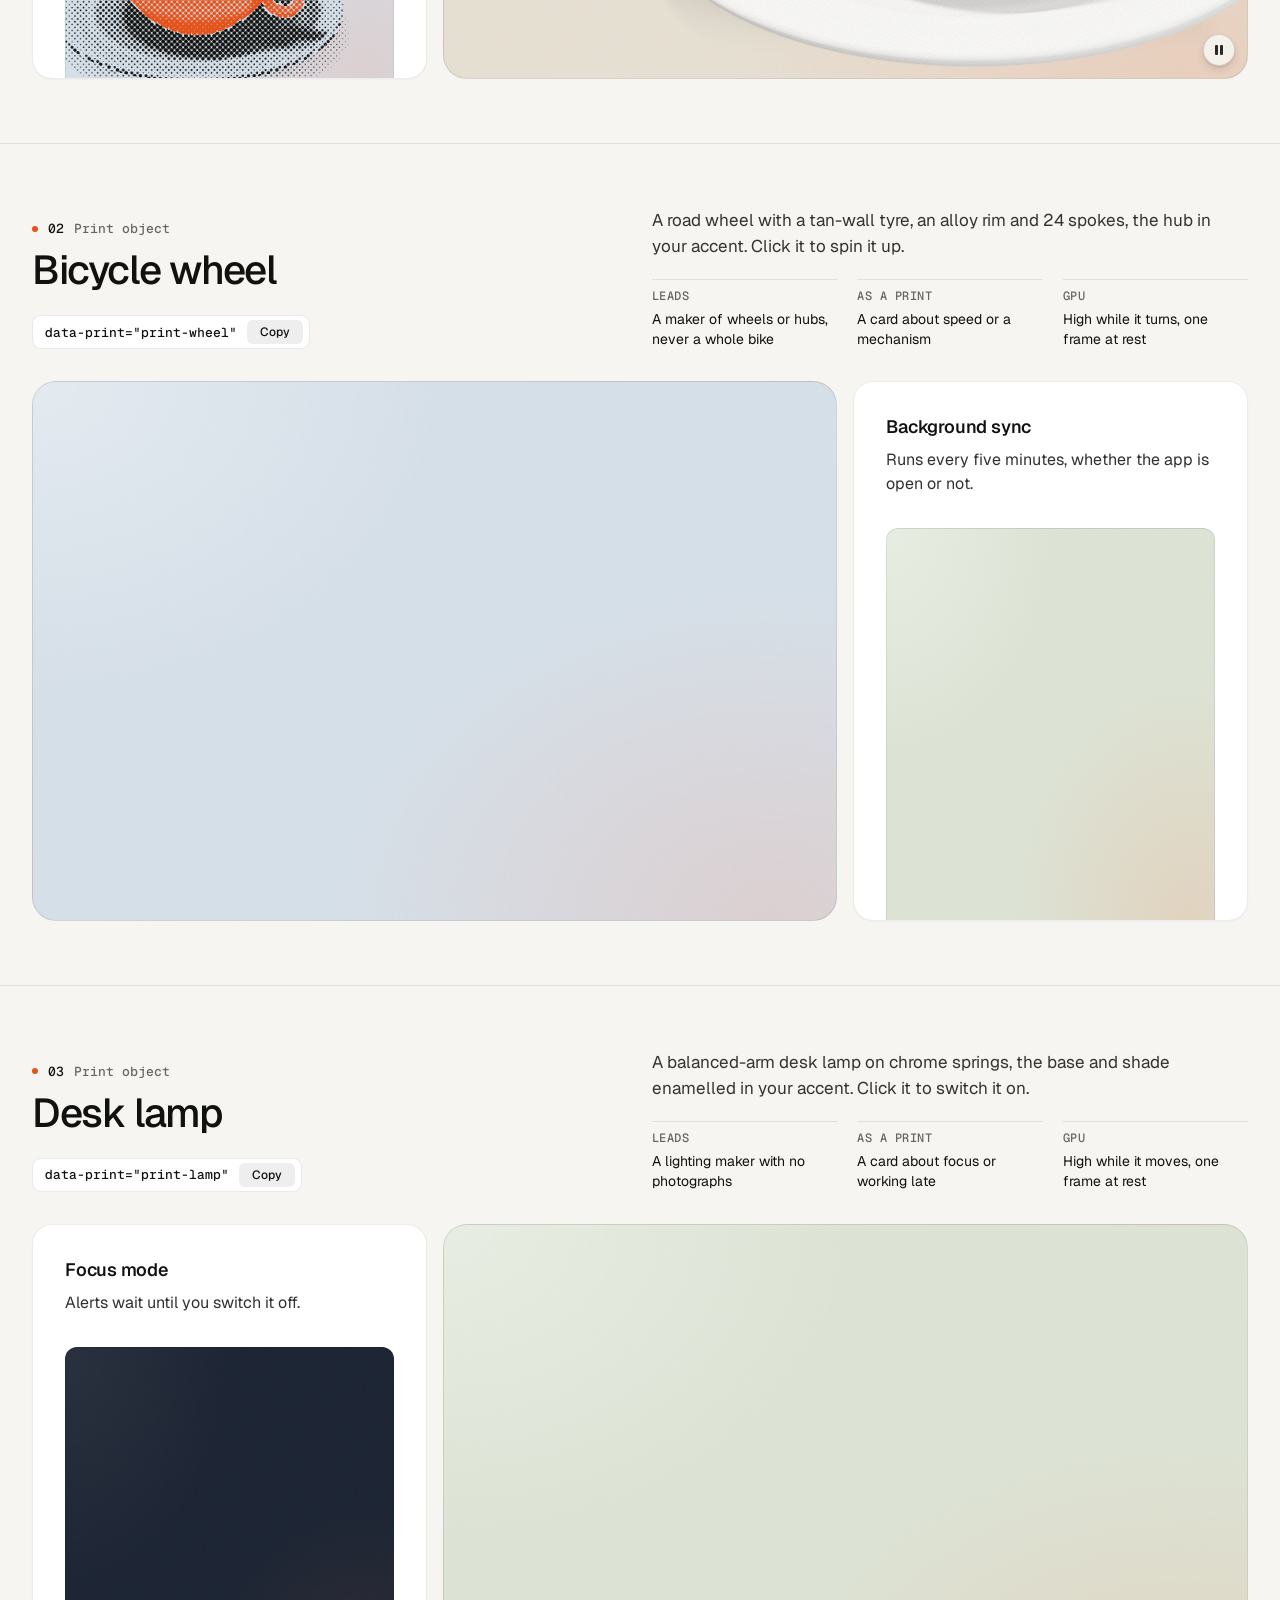
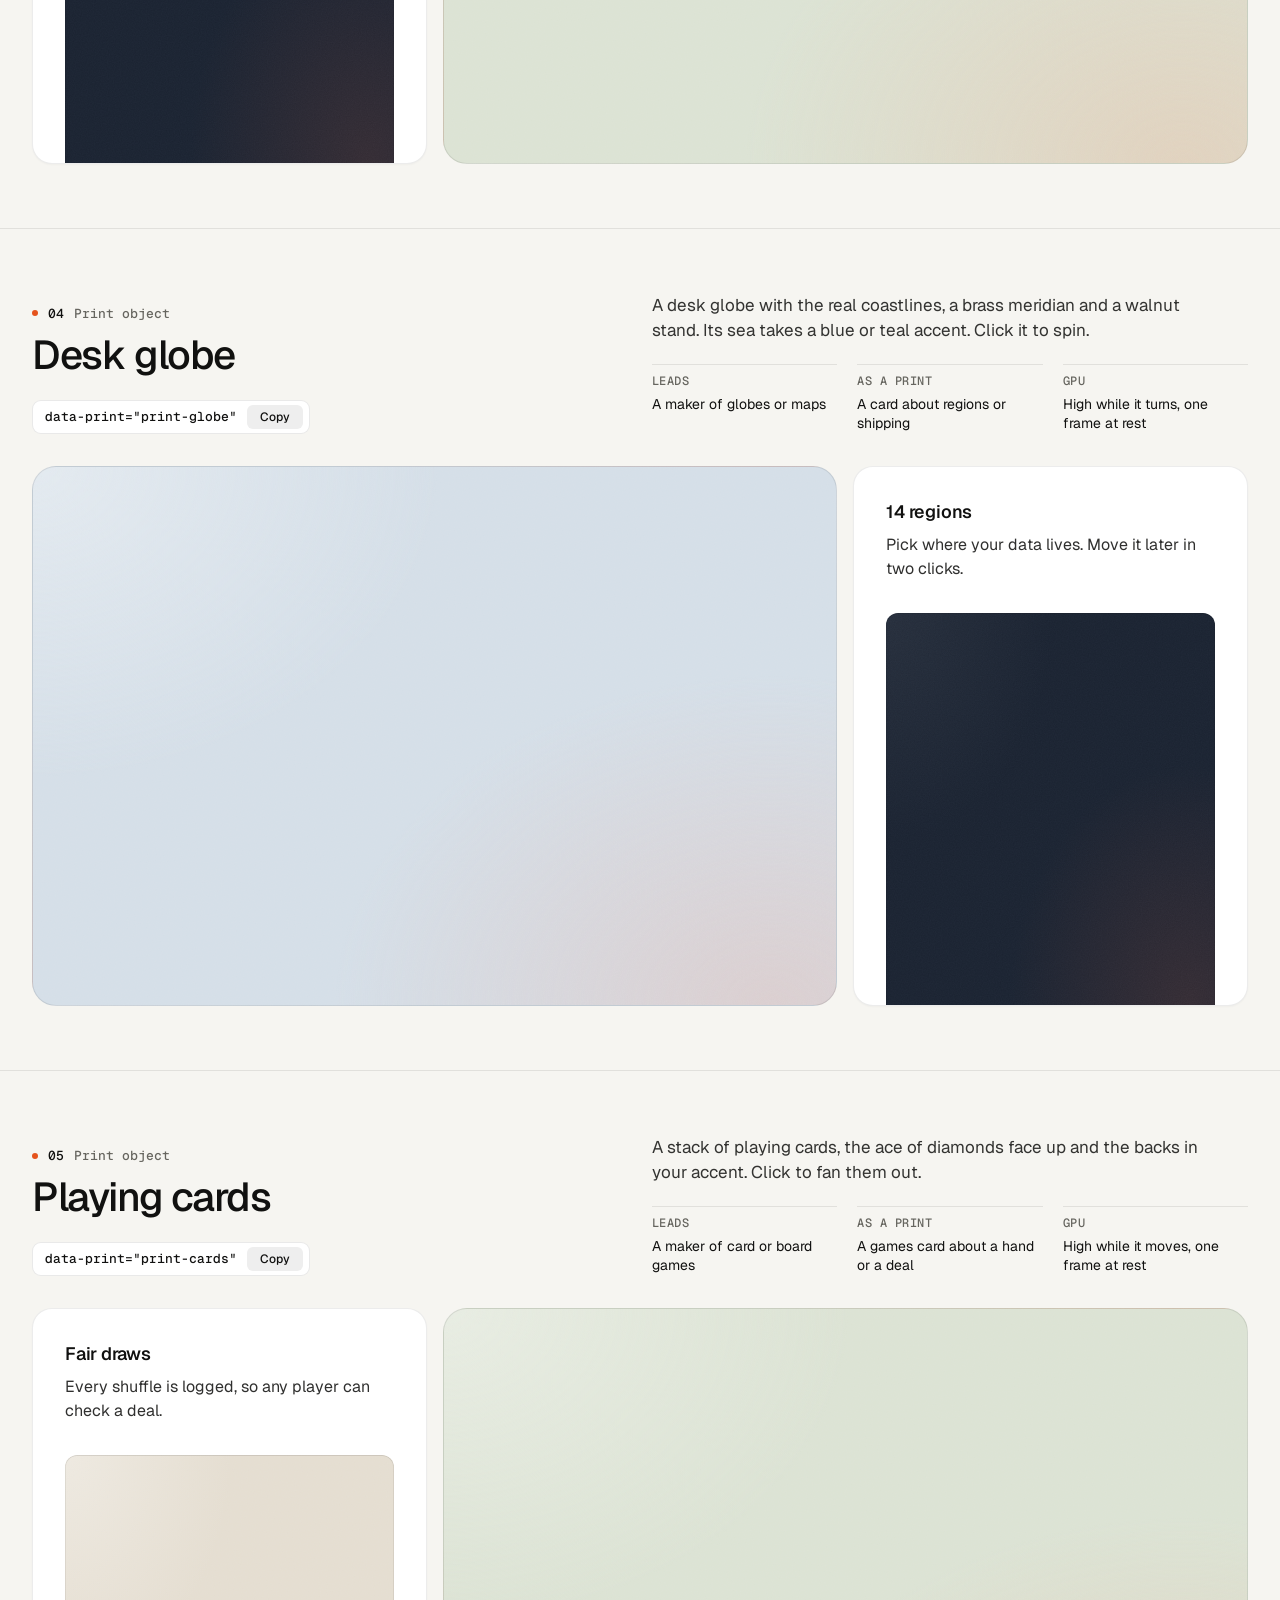
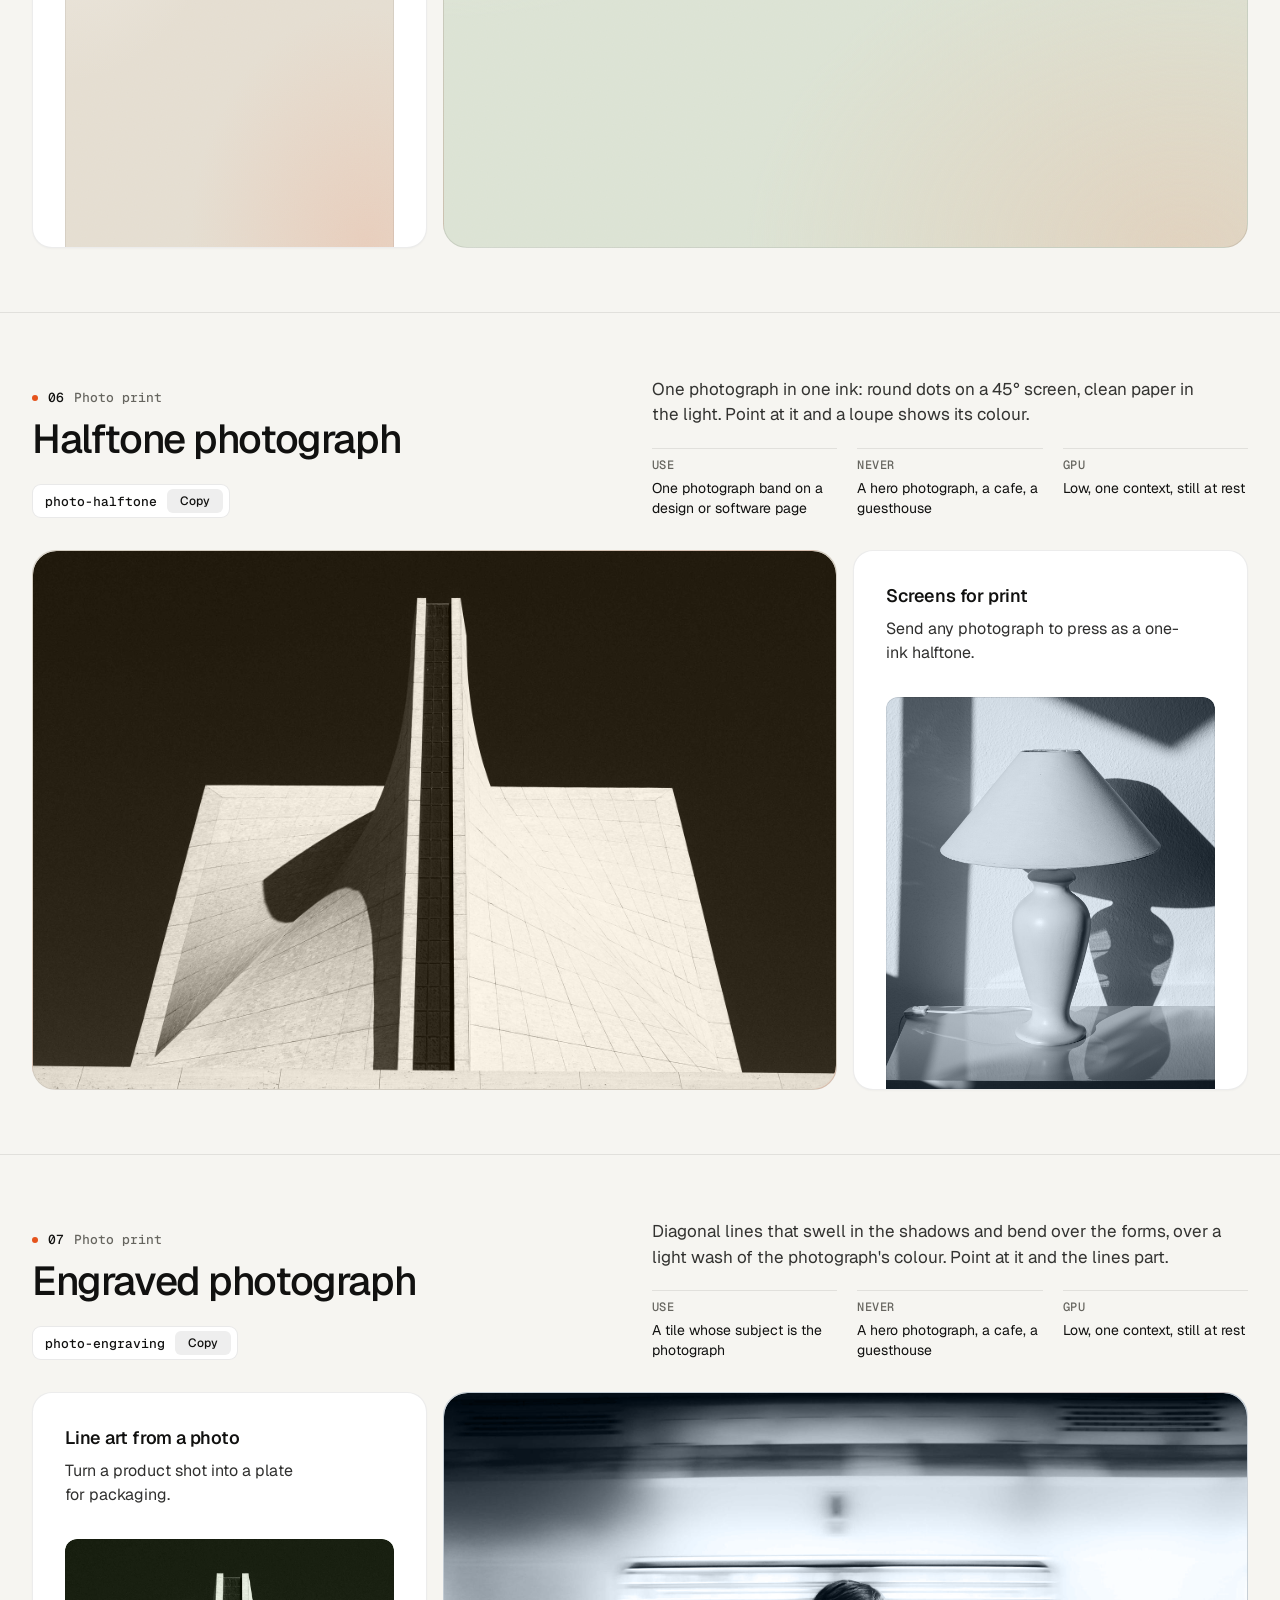
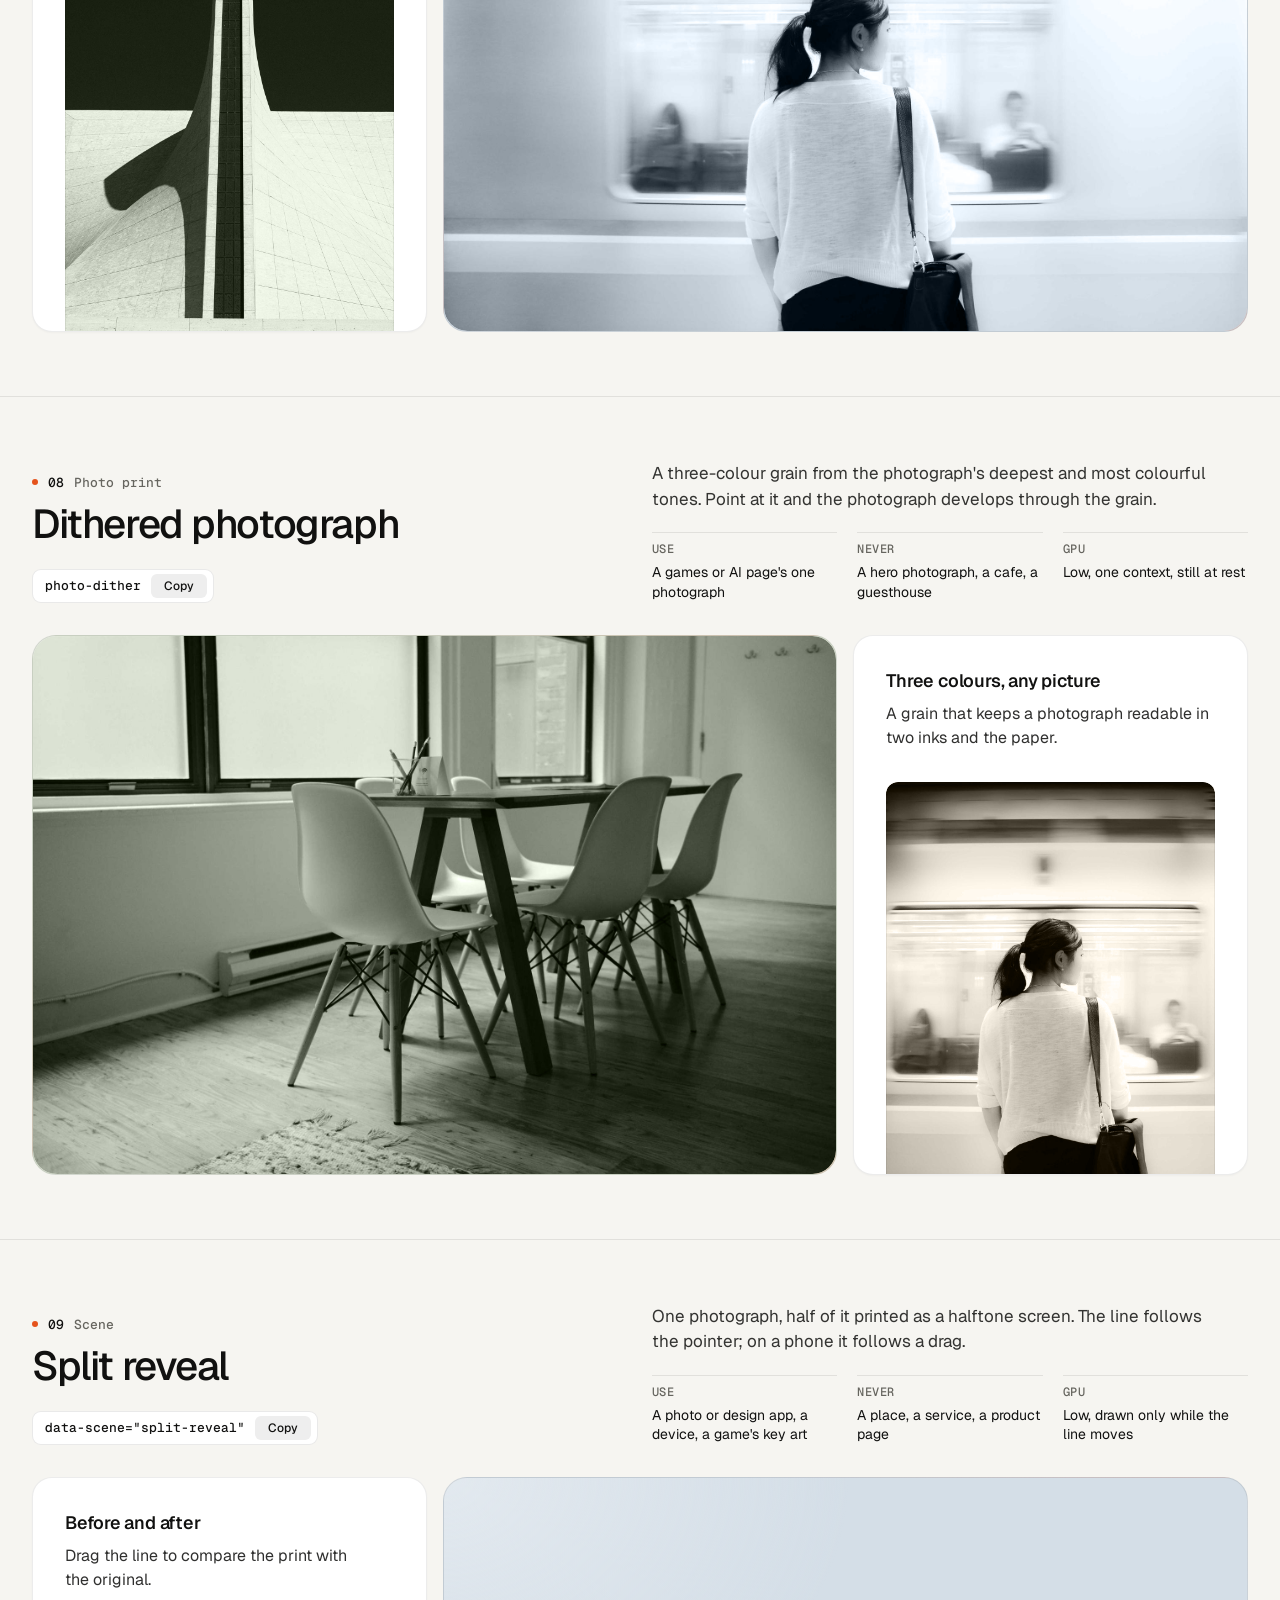
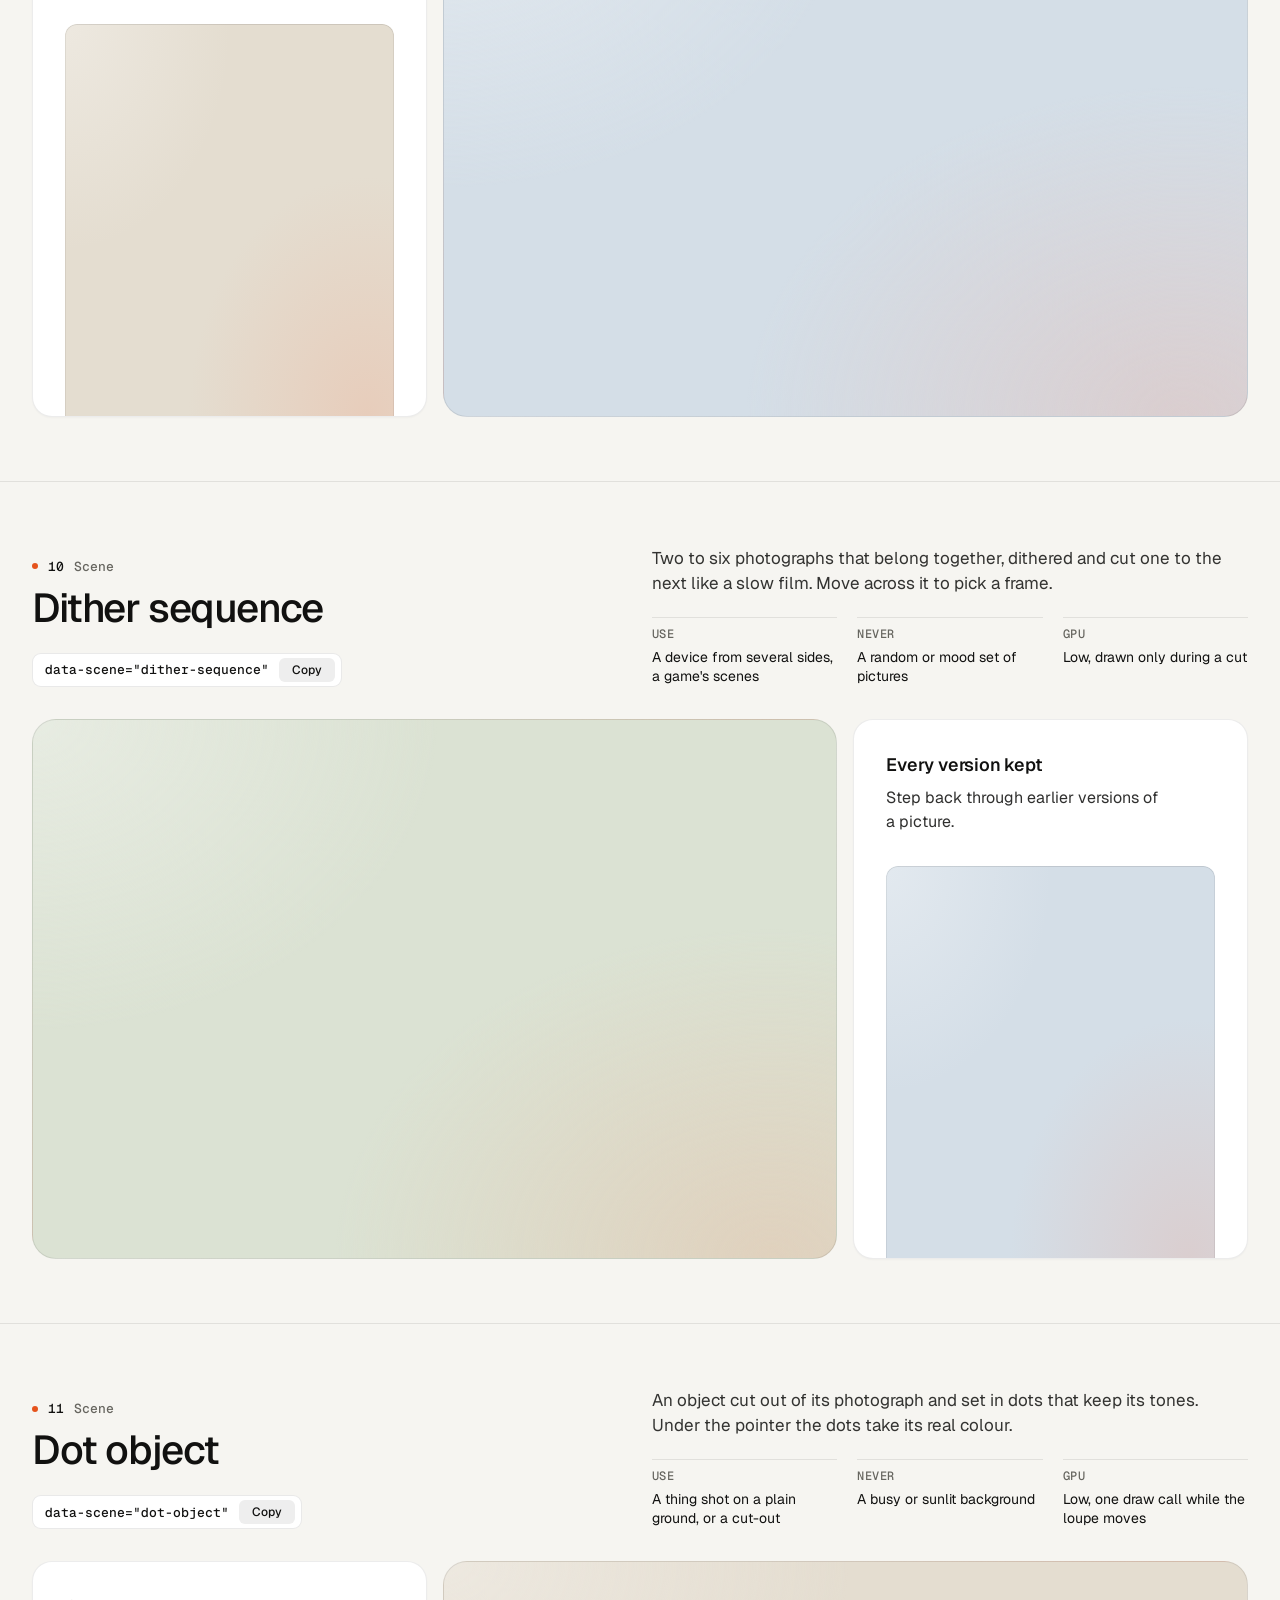
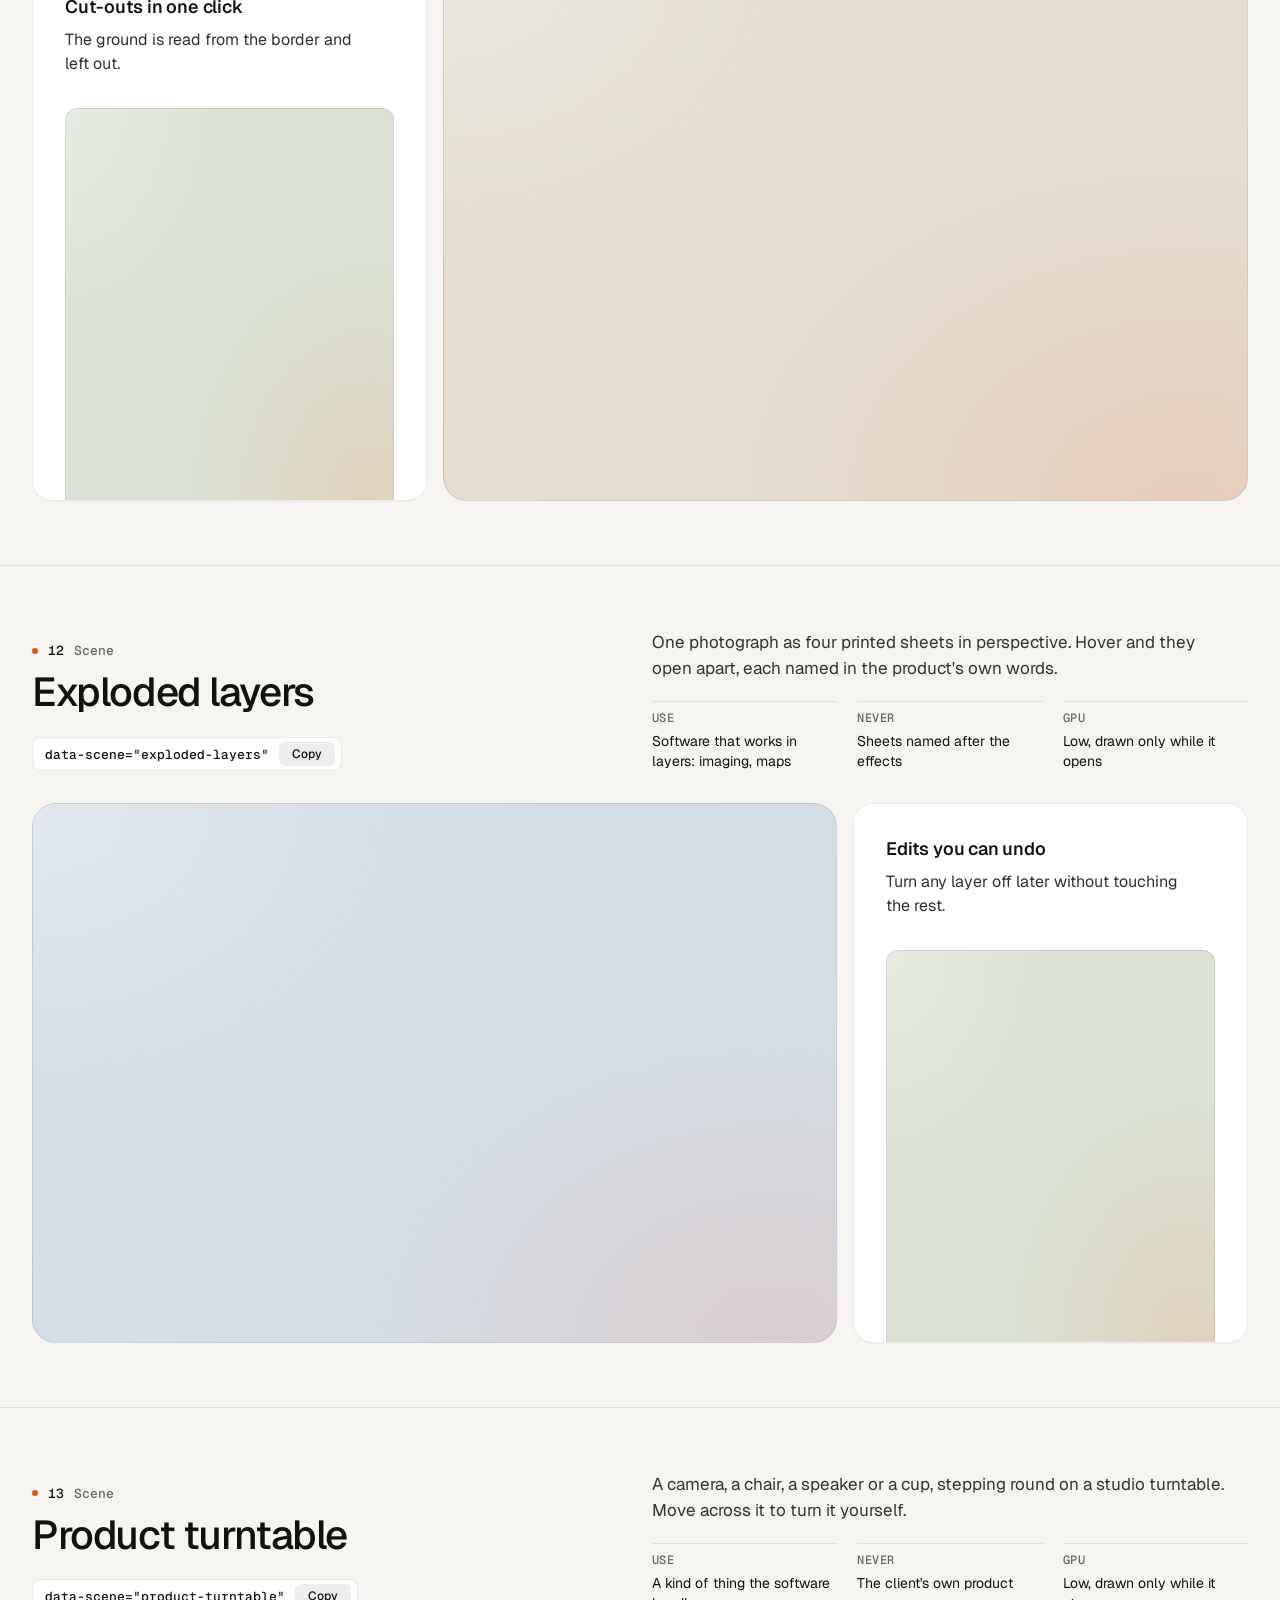
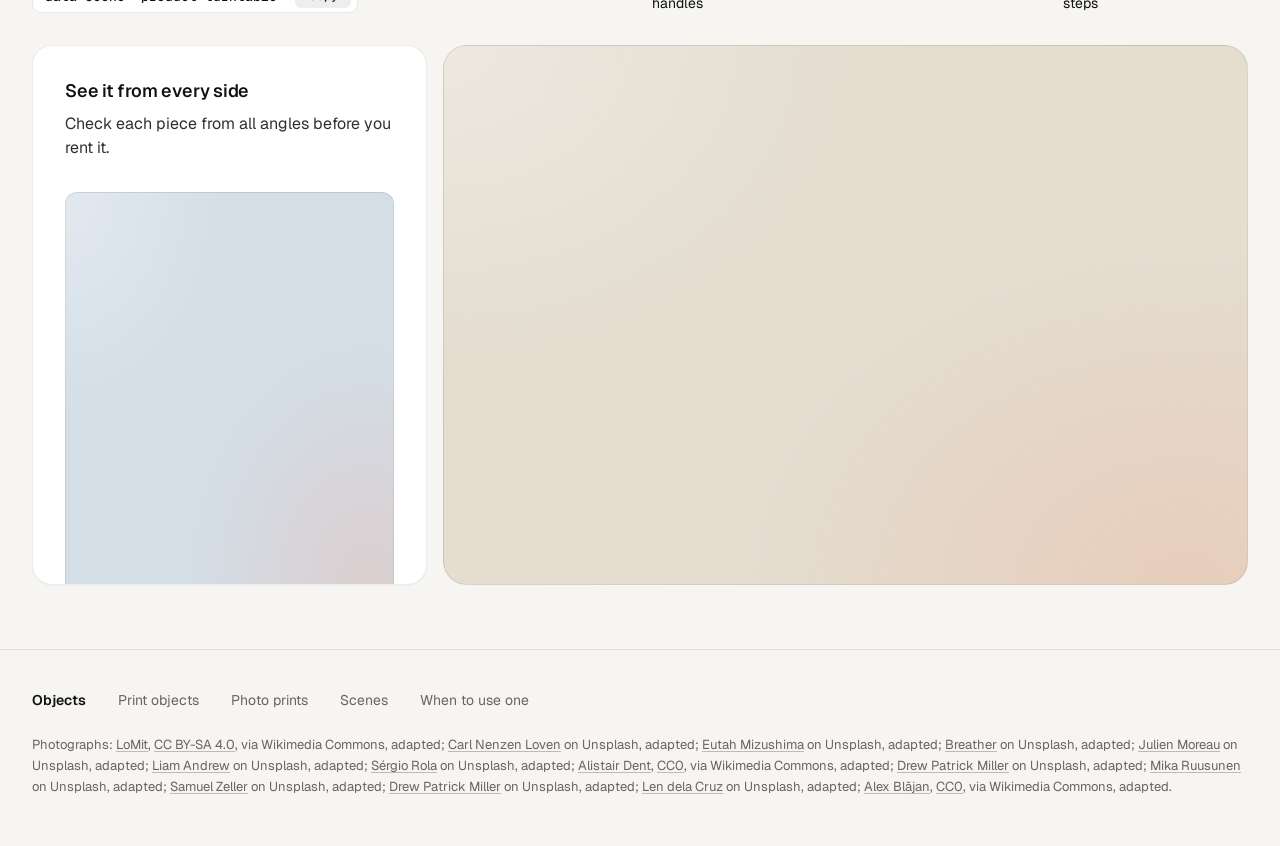
<file: .claude/skills/design-taste-frontend/assets/objects/index.html>
<!doctype html>
<html lang="en" data-palette="paper">
<head>
<script>window.__tpGlMax = 16;   /* a gallery shows many live effects at once; a page of a site keeps the default 4 (fx.js) */</script>
<meta charset="utf-8">
<meta name="viewport" content="width=device-width, initial-scale=1">
<title>Objects</title>
<meta name="description" content="Thirteen objects for one strong moment a page: products drawn in code, photographs printed by a shader, scenes that answer the pointer.">
<link rel="icon" href="data:,">
<link rel="preconnect" href="https://fonts.googleapis.com">
<link rel="preconnect" href="https://fonts.gstatic.com" crossorigin>
<link href="https://fonts.googleapis.com/css2?family=Geist:wght@300..700&family=Geist+Mono:wght@400;500&display=swap" rel="stylesheet">
<link rel="stylesheet" href="../ui/base.css">
<link rel="stylesheet" href="../ui/cards.css">
<style>
  /* palettes: page tokens, four grounds (--g1 sand, --g2 sky, --g3 sage, --g4 deep) and the globe's sea */
  :root {
    --font-text: "Geist", system-ui, sans-serif; --font-mono: "Geist Mono", ui-monospace, monospace;
    --ease: cubic-bezier(.2, .7, .2, 1);
    --gutter: 32px; --max: 1312px;
  }
  [data-palette="paper"] { --bg: #f6f5f1; --card: #ffffff; --surface: #ffffff; --ink: #111110; --muted: #66655f; --accent: #e5531c; --accent-ink: #ffffff;
    --g1: #e4ddd0; --g2: #d4dee7; --g3: #dbe2d3; --g4: #1a2230; --sea: #2f6aa8; --line: rgb(17 17 16 / 0.09); }
  [data-palette="stone"] { --bg: #e6e5e1; --card: #f3f2ef; --surface: #f3f2ef; --ink: #1a1b1d; --muted: #5d5e62; --accent: #2456d6; --accent-ink: #ffffff;
    --g1: #d6d5d0; --g2: #c9d4df; --g3: #dad3c6; --g4: #1d2633; --sea: #2456d6; --line: rgb(26 27 29 / 0.1); }
  [data-palette="graphite"] { --bg: #0b0b0c; --card: #141416; --surface: #141416; --ink: #f2f2ef; --muted: #96979c; --accent: #ff7a3c; --accent-ink: #120c08;
    --g1: #1e1d1b; --g2: #17202a; --g3: #1b201b; --g4: #23262c; --sea: #4f9be0; --line: rgb(242 242 239 / 0.09); }
  [data-palette="night"] { --bg: #070b14; --card: #0e1420; --surface: #0e1420; --ink: #e9edf3; --muted: #8b94a4; --accent: #5ab9fc; --accent-ink: #07101a;
    --g1: #121a29; --g2: #0f2231; --g3: #16202b; --g4: #1b2536; --sea: #5ab9fc; --line: rgb(233 237 243 / 0.09); }

  * { box-sizing: border-box; }
  html { scroll-padding-top: 64px; }
  html, body { margin: 0; }
  body { font-family: var(--font-text); background: var(--bg); color: var(--ink); -webkit-font-smoothing: antialiased; font-size: 16px; line-height: 1.5;
    transition: background-color 320ms var(--ease), color 320ms var(--ease); }
  a { color: inherit; }
  .wrap { max-width: var(--max); margin: 0 auto; padding: 0 var(--gutter); }

  /* ------------------------------------------------ the bar */
  .bar { position: sticky; top: 0; z-index: 30; background: color-mix(in oklab, var(--bg) 84%, transparent); backdrop-filter: blur(16px) saturate(1.2); border-bottom: 1px solid var(--line); }
  .bar__in { height: 64px; display: flex; align-items: center; gap: 32px; }
  .brand { display: inline-flex; align-items: center; gap: 10px; font-weight: 600; font-size: 15px; letter-spacing: -0.01em; text-decoration: none; }
  .brand svg { width: 22px; height: 22px; }
  .brand svg .a { fill: var(--accent); transition: transform 420ms var(--ease); transform-origin: 11px 11px; }
  .brand:hover svg .a { transform: rotate(90deg); }
  .nav { display: flex; gap: 24px; font-size: 14px; }
  .nav a { position: relative; text-decoration: none; color: var(--muted); transition: color 180ms ease; padding: 6px 0; }
  .nav a::after { content: ""; position: absolute; left: 0; right: 0; bottom: 0; height: 1px; background: currentColor; transform: scaleX(0); transform-origin: left; transition: transform 260ms var(--ease); }
  .nav a:hover { color: var(--ink); }
  .nav a:hover::after { transform: scaleX(1); }
  .sp { flex: 1; }
  .swatches { display: flex; align-items: center; gap: 6px; padding: 4px; border-radius: 999px; border: 1px solid var(--line); background: var(--card); }
  .sw { position: relative; width: 26px; height: 26px; border-radius: 50%; border: 0; padding: 0; cursor: pointer; background: linear-gradient(135deg, var(--s-bg) 0 50%, var(--s-ac) 50% 100%);
    box-shadow: inset 0 0 0 1px rgb(0 0 0 / 0.12); transition: transform 200ms var(--ease); }
  .sw::after { content: ""; position: absolute; inset: -3px; border-radius: 50%; box-shadow: 0 0 0 1.5px var(--ink); opacity: 0; transform: scale(0.8); transition: opacity 200ms ease, transform 260ms var(--ease); }
  .sw:hover { transform: scale(1.08); }
  .sw:active { transform: scale(0.94); }
  .sw[aria-pressed="true"]::after { opacity: 1; transform: scale(1); }
  .sw:focus-visible { outline: 2px solid var(--ink); outline-offset: 3px; }
  .sw-label { font-size: 13px; color: var(--muted); min-width: 60px; text-align: right; }

  /* ------------------------------------------------ grounds: a soft lit mesh of the ground's own tone, a fine grain */
  .gr, .card > .panel.gr { --calm-k: 0%; background-color: var(--pg);
    background-image:
      radial-gradient(80% 90% at 92% 100%, color-mix(in oklab, var(--accent) 13%, var(--pg)), transparent 68%),
      radial-gradient(70% 80% at 0% 0%, color-mix(in oklab, var(--lift, #ffffff) var(--lift-k, 34%), var(--pg)), transparent 72%); }
  .gr.dk, [data-palette="graphite"] .gr, [data-palette="night"] .gr { --lift: #ffffff; --lift-k: 6%; }
  .grain { position: absolute; inset: 0; z-index: 0; pointer-events: none; opacity: .32; mix-blend-mode: soft-light; border-radius: inherit;
    background-image: url("data:image/svg+xml;utf8,<svg xmlns='http://www.w3.org/2000/svg' width='160' height='160'><filter id='n'><feTurbulence type='fractalNoise' baseFrequency='.85' numOctaves='2' stitchTiles='stitch'/><feColorMatrix values='0 0 0 0 .5  0 0 0 0 .5  0 0 0 0 .5  0 0 0 .9 0'/></filter><rect width='100%' height='100%' filter='url(%23n)'/></svg>"); }
  .slot { position: absolute; inset: 0; z-index: 1; border-radius: inherit; }
  .slot > .host { position: absolute; inset: 0; border-radius: inherit; overflow: hidden; }

  /* ------------------------------------------------ hero */
  .hero { min-height: calc(100svh - 64px); display: grid; align-items: center; padding: 56px 0; }
  .hero__grid { display: grid; grid-template-columns: repeat(12, minmax(0, 1fr)); gap: 24px; align-items: center; }
  .hero__copy { grid-column: 1 / span 5; }
  .hero h1 { margin: 0; font-size: clamp(44px, 3.4vw + 12px, 72px); line-height: 1.02; letter-spacing: -0.045em; font-weight: 520; text-wrap: balance; }
  .hero__lede { margin: 24px 0 0; font-size: 19px; line-height: 1.5; color: var(--muted); max-width: 40ch; text-wrap: pretty; }
  .index { margin: 40px 0 0; padding: 0; list-style: none; border-top: 1px solid var(--line); max-width: 460px; }
  .index a { display: grid; grid-template-columns: 1fr auto 20px; align-items: center; gap: 16px; padding: 14px 0; border-bottom: 1px solid var(--line); text-decoration: none; font-size: 16px; font-weight: 500; }
  .index a span { font: 500 13px/1 var(--font-mono); color: var(--muted); }
  .index a svg { width: 16px; height: 16px; transition: transform 260ms var(--ease); }
  .index a:hover svg { transform: translateX(4px); }
  .hero__pics { grid-column: 7 / span 6; display: grid; grid-template-columns: 1fr 1fr; gap: 16px; height: min(70svh, 660px); min-height: 440px; }
  .pic { position: relative; overflow: clip; border-radius: 20px; border: 1px solid var(--line); isolation: isolate; }
  .pic img { position: absolute; inset: 0; width: 100%; height: 100%; object-fit: cover; object-position: 50% 42%; display: block; }
  .pic--down { margin-top: 48px; }

  /* ------------------------------------------------ an object, one screen */
  .obj { min-height: calc(100svh - 64px); display: grid; align-content: center; padding: 64px 0; border-top: 1px solid var(--line); }
  .obj__head { display: grid; grid-template-columns: repeat(12, minmax(0, 1fr)); gap: 24px; align-items: end; margin-bottom: 32px; }
  .obj__title { grid-column: 1 / span 5; }
  .obj__n { margin: 0 0 14px; font: 500 13px/1 var(--font-mono); color: var(--muted); display: flex; gap: 10px; align-items: center; }
  .obj__n b { color: var(--ink); font-weight: 500; }
  .obj__n i { width: 6px; height: 6px; border-radius: 50%; background: var(--accent); display: inline-block; }
  .obj h2 { margin: 0; font-size: clamp(34px, 1.9vw + 16px, 52px); line-height: 1.04; letter-spacing: -0.035em; font-weight: 520; text-wrap: balance; }
  .obj__about { grid-column: 7 / span 6; }
  .obj__line { margin: 0; font-size: 17px; line-height: 1.5; color: color-mix(in oklab, var(--ink) 82%, var(--bg)); max-width: 52ch; text-wrap: pretty; }
  .facts { display: grid; grid-template-columns: repeat(3, minmax(0, 1fr)); gap: 20px; margin: 20px 0 0; }
  .facts div { border-top: 1px solid var(--line); padding-top: 10px; }
  .facts dt { font: 500 12px/1 var(--font-mono); color: var(--muted); text-transform: uppercase; letter-spacing: .04em; }
  .facts dd { margin: 8px 0 0; font-size: 14px; line-height: 1.4; }
  .copy { margin-top: 24px; display: inline-flex; align-items: center; gap: 10px; height: 34px; padding: 0 6px 0 12px; border-radius: 9px; border: 1px solid var(--line);
    background: var(--card); color: var(--ink); font: 500 13px/1 var(--font-mono); cursor: pointer; transition: border-color 180ms ease, transform 160ms var(--ease); }
  .copy:hover { border-color: color-mix(in oklab, var(--ink) 24%, transparent); }
  .copy:active { transform: scale(0.97); }
  .copy:focus-visible { outline: 2px solid var(--ink); outline-offset: 2px; }
  .copy em { font-style: normal; display: inline-grid; place-items: center; height: 24px; padding: 0 8px; border-radius: 6px; background: color-mix(in oklab, var(--ink) 7%, transparent); font-family: var(--font-text); font-size: 12px; overflow: hidden; }
  .copy em span { grid-area: 1 / 1; transition: transform 260ms var(--ease), opacity 200ms ease; }
  .copy em span + span { transform: translateY(110%); opacity: 0; }
  .copy.done em span:first-child { transform: translateY(-110%); opacity: 0; }
  .copy.done em span + span { transform: none; opacity: 1; }

  .duo { display: grid; grid-template-columns: repeat(12, minmax(0, 1fr)); gap: 16px; height: clamp(400px, calc(100svh - 360px), 600px); }
  .big { grid-column: 1 / span 8; position: relative; overflow: clip; isolation: isolate; border-radius: 24px; border: 1px solid var(--line); }
  .duo .card { grid-column: 9 / span 4; }
  .obj:nth-of-type(even) .big { grid-column: 5 / span 8; grid-row: 1; }
  .obj:nth-of-type(even) .duo .card { grid-column: 1 / span 4; grid-row: 1; }
  .duo .card > .panel { flex: 1 1 auto; min-height: 0; }

  /* ------------------------------------------------ footer */
  .foot { border-top: 1px solid var(--line); padding: 40px 0 48px; font-size: 14px; color: var(--muted); }
  .foot__row { display: flex; flex-wrap: wrap; gap: 12px 32px; align-items: baseline; }
  .foot__row b { color: var(--ink); font-weight: 600; }
  .foot__row a { text-decoration: none; }
  .foot__row a:hover { color: var(--ink); }
  .credits { margin: 24px 0 0; font-size: 13px; line-height: 1.6; color: var(--muted); }
  .credits a { text-decoration: underline; text-decoration-color: color-mix(in oklab, currentColor 40%, transparent); text-underline-offset: 2px; }

  @media (max-width: 1023px) {
    .hero__copy, .hero__pics { grid-column: 1 / -1; }
    .hero__pics { height: auto; min-height: 0; }
    .pic { aspect-ratio: 3 / 4; }
    .obj__title, .obj__about { grid-column: 1 / -1; }
    .duo { height: auto; grid-template-columns: minmax(0, 1fr); }
    .big, .duo .card, .obj:nth-of-type(even) .big, .obj:nth-of-type(even) .duo .card { grid-column: 1 / -1; grid-row: auto; }
    .big { aspect-ratio: 4 / 3; }
    .duo .card > .panel { flex: none; height: 320px; }
  }
  @media (max-width: 760px) {
    :root { --gutter: 16px; }
    .nav, .sw-label { display: none; }
    .hero { padding: 32px 0 40px; }
    .hero__lede { font-size: 17px; }
    .hero__pics { gap: 10px; }
    .pic { border-radius: 16px; }
    .pic--down { margin-top: 28px; }
    .obj { padding: 72px 0; min-height: 0; }
    .obj .wrap { display: flex; flex-direction: column; }
    .obj__head, .obj__about { display: contents; }
    .obj__title { order: 1; margin-bottom: 16px; }
    .obj__line { order: 2; margin-bottom: 28px; }
    .duo { order: 3; }
    .facts { order: 4; margin-top: 28px; }
    .copy, .index { display: none; }
    .facts { grid-template-columns: minmax(0, 1fr); gap: 0; }
    .facts div { display: grid; grid-template-columns: 96px 1fr; gap: 12px; padding: 10px 0; }
    .facts dd { margin: 0; }
    .big { aspect-ratio: 4 / 5; border-radius: 18px; }
    .duo .card > .panel { height: 300px; }
  }
  @media (prefers-reduced-motion: reduce) { *, *::before, *::after { transition-duration: 0ms !important; } }
</style>
</head>
<body>
<header class="bar">
  <div class="wrap bar__in">
    <a class="brand" href="#top" aria-label="Objects, back to the top">
      <svg viewBox="0 0 22 22" aria-hidden="true"><rect x="1" y="1" width="20" height="20" rx="6" fill="currentColor"/><rect class="a" x="7" y="7" width="8" height="8" rx="2"/></svg>
      Objects
    </a>
    <nav class="nav" aria-label="Families">
      <a href="#print-cup">Print objects</a>
      <a href="#photo-halftone">Photo prints</a>
      <a href="#split-reveal">Scenes</a>
    </nav>
    <span class="sp"></span>
    <span class="sw-label" id="sw-label">Paper</span>
    <div class="swatches" role="group" aria-label="Palette">
      <button type="button" class="sw" data-pal="paper" aria-label="Paper" aria-pressed="true" style="--s-bg:#f6f5f1;--s-ac:#e5531c"></button>
      <button type="button" class="sw" data-pal="stone" aria-label="Stone" aria-pressed="false" style="--s-bg:#e6e5e1;--s-ac:#2456d6"></button>
      <button type="button" class="sw" data-pal="graphite" aria-label="Graphite" aria-pressed="false" style="--s-bg:#141416;--s-ac:#ff7a3c"></button>
      <button type="button" class="sw" data-pal="night" aria-label="Night" aria-pressed="false" style="--s-bg:#0e1420;--s-ac:#5ab9fc"></button>
    </div>
  </div>
</header>

<main id="top">
  <section class="hero">
    <div class="wrap hero__grid">
      <div class="hero__copy">
        <h1>Objects for one strong moment a page.</h1>
        <p class="hero__lede">Products drawn in code, photographs printed by a shader, and scenes that answer the pointer. A photograph leads where there is one. An object leads where there is none.</p>
        <ul class="index">
          <li><a href="#print-cup">Print objects <span>05</span><svg viewBox="0 0 16 16" fill="none" stroke="currentColor" stroke-width="1.5" aria-hidden="true"><path d="M3 8h10M9 4l4 4-4 4"/></svg></a></li>
          <li><a href="#photo-halftone">Photo prints <span>03</span><svg viewBox="0 0 16 16" fill="none" stroke="currentColor" stroke-width="1.5" aria-hidden="true"><path d="M3 8h10M9 4l4 4-4 4"/></svg></a></li>
          <li><a href="#split-reveal">Scenes <span>05</span><svg viewBox="0 0 16 16" fill="none" stroke="currentColor" stroke-width="1.5" aria-hidden="true"><path d="M3 8h10M9 4l4 4-4 4"/></svg></a></li>
        </ul>
      </div>
      <div class="hero__pics">
        <div class="pic"><img src="photo-kit/photos/lamp.jpg" width="1280" height="1757" alt="Cream ceramic table lamp on a glossy side table in low sun" decoding="async"></div>
        <article class="pic pic--down gr" style="--pg: var(--g1)" aria-label="A balanced-arm desk lamp">
          <div class="grain"></div>
          <div class="slot" data-slot='{"kind":"print","id":"print-lamp","place":"card","ground":"g1","params":{"size":1.06,"x":-0.08,"y":-0.2}}'></div>
        </article>
      </div>
    </div>
  </section>

  <!-- ===================================================== print objects -->
  <section class="obj" id="print-cup">
    <div class="wrap">
      <div class="obj__head">
        <div class="obj__title"><p class="obj__n"><i></i><b>01</b> Print object</p><h2>Cup and saucer</h2>
          <button type="button" class="copy" data-copy='<div data-print="print-cup" data-print-place="card"></div>'>data-print="print-cup"<em><span>Copy</span><span>Copied</span></em></button></div>
        <div class="obj__about">
          <p class="obj__line">A porcelain cup of coffee on its saucer, the glaze in your accent. Click it to stir.</p>
          <dl class="facts"><div><dt>Leads</dt><dd>A tableware maker with no photographs</dd></div><div><dt>As a print</dt><dd>A software card about a morning</dd></div><div><dt>GPU</dt><dd>High while it turns, one frame at rest</dd></div></dl>
        </div>
      </div>
      <div class="duo">
        <article class="big gr" style="--pg: var(--g1)"><div class="grain"></div>
          <div class="slot" data-slot='{"kind":"print","id":"print-cup","place":"hero","ground":"g1","params":{"size":0.96,"x":0.16,"y":-0.04}}'></div></article>
        <article class="card"><h3>Morning digest</h3><p>One email at 8:00 with everything that changed overnight.</p>
          <div class="panel gr" style="--pg: var(--g2)"><div class="grain"></div>
            <div class="slot" data-slot='{"kind":"print","id":"print-cup","place":"card","ground":"g2","params":{"effect":"halftone","turn":0}}'></div></div></article>
      </div>
    </div>
  </section>

  <section class="obj" id="print-wheel">
    <div class="wrap">
      <div class="obj__head">
        <div class="obj__title"><p class="obj__n"><i></i><b>02</b> Print object</p><h2>Bicycle wheel</h2>
          <button type="button" class="copy" data-copy='<div data-print="print-wheel" data-print-place="card"></div>'>data-print="print-wheel"<em><span>Copy</span><span>Copied</span></em></button></div>
        <div class="obj__about">
          <p class="obj__line">A road wheel with a tan-wall tyre, an alloy rim and 24 spokes, the hub in your accent. Click it to spin it up.</p>
          <dl class="facts"><div><dt>Leads</dt><dd>A maker of wheels or hubs, never a whole bike</dd></div><div><dt>As a print</dt><dd>A card about speed or a mechanism</dd></div><div><dt>GPU</dt><dd>High while it turns, one frame at rest</dd></div></dl>
        </div>
      </div>
      <div class="duo">
        <article class="big gr" style="--pg: var(--g2)"><div class="grain"></div>
          <div class="slot" data-slot='{"kind":"print","id":"print-wheel","place":"card","ground":"g2","params":{"size":1.34,"x":-0.08,"y":-0.3}}'></div></article>
        <article class="card"><h3>Background sync</h3><p>Runs every five minutes, whether the app is open or not.</p>
          <div class="panel gr" style="--pg: var(--g3)"><div class="grain"></div>
            <div class="slot" data-slot='{"kind":"print","id":"print-wheel","place":"card","ground":"g3","params":{"effect":"halftone","turn":0}}'></div></div></article>
      </div>
    </div>
  </section>

  <section class="obj" id="print-lamp">
    <div class="wrap">
      <div class="obj__head">
        <div class="obj__title"><p class="obj__n"><i></i><b>03</b> Print object</p><h2>Desk lamp</h2>
          <button type="button" class="copy" data-copy='<div data-print="print-lamp" data-print-place="card"></div>'>data-print="print-lamp"<em><span>Copy</span><span>Copied</span></em></button></div>
        <div class="obj__about">
          <p class="obj__line">A balanced-arm desk lamp on chrome springs, the base and shade enamelled in your accent. Click it to switch it on.</p>
          <dl class="facts"><div><dt>Leads</dt><dd>A lighting maker with no photographs</dd></div><div><dt>As a print</dt><dd>A card about focus or working late</dd></div><div><dt>GPU</dt><dd>High while it moves, one frame at rest</dd></div></dl>
        </div>
      </div>
      <div class="duo">
        <article class="big gr" style="--pg: var(--g3)"><div class="grain"></div>
          <div class="slot" data-slot='{"kind":"print","id":"print-lamp","place":"hero","ground":"g3","params":{"size":0.98,"x":0.14,"y":-0.06,"angle":-24}}'></div></article>
        <article class="card"><h3>Focus mode</h3><p>Alerts wait until you switch it off.</p>
          <div class="panel gr dk" style="--pg: var(--g4)"><div class="grain"></div>
            <div class="slot" data-slot='{"kind":"print","id":"print-lamp","place":"card","ground":"g4","params":{"effect":"dither","step":1,"turn":0}}' aria-label="A desk lamp, switched on"></div></div></article>
      </div>
    </div>
  </section>

  <section class="obj" id="print-globe">
    <div class="wrap">
      <div class="obj__head">
        <div class="obj__title"><p class="obj__n"><i></i><b>04</b> Print object</p><h2>Desk globe</h2>
          <button type="button" class="copy" data-copy='<div data-print="print-globe" data-print-place="card" data-print-params=&apos;{"effect":"engrave"}&apos;></div>'>data-print="print-globe"<em><span>Copy</span><span>Copied</span></em></button></div>
        <div class="obj__about">
          <p class="obj__line">A desk globe with the real coastlines, a brass meridian and a walnut stand. Its sea takes a blue or teal accent. Click it to spin.</p>
          <dl class="facts"><div><dt>Leads</dt><dd>A maker of globes or maps</dd></div><div><dt>As a print</dt><dd>A card about regions or shipping</dd></div><div><dt>GPU</dt><dd>High while it turns, one frame at rest</dd></div></dl>
        </div>
      </div>
      <div class="duo">
        <article class="big gr" style="--pg: var(--g2)"><div class="grain"></div>
          <div class="slot" data-slot='{"kind":"print","id":"print-globe","place":"card","ground":"g2","sea":true,"params":{"size":1.3,"x":-0.1,"y":-0.3}}'></div></article>
        <article class="card"><h3>14 regions</h3><p>Pick where your data lives. Move it later in two clicks.</p>
          <div class="panel gr dk" style="--pg: var(--g4)"><div class="grain"></div>
            <div class="slot" data-slot='{"kind":"print","id":"print-globe","place":"card","ground":"g4","sea":true,"params":{"effect":"engrave","turn":0}}'></div></div></article>
      </div>
    </div>
  </section>

  <section class="obj" id="print-cards">
    <div class="wrap">
      <div class="obj__head">
        <div class="obj__title"><p class="obj__n"><i></i><b>05</b> Print object</p><h2>Playing cards</h2>
          <button type="button" class="copy" data-copy='<div data-print="print-cards" data-print-place="card"></div>'>data-print="print-cards"<em><span>Copy</span><span>Copied</span></em></button></div>
        <div class="obj__about">
          <p class="obj__line">A stack of playing cards, the ace of diamonds face up and the backs in your accent. Click to fan them out.</p>
          <dl class="facts"><div><dt>Leads</dt><dd>A maker of card or board games</dd></div><div><dt>As a print</dt><dd>A games card about a hand or a deal</dd></div><div><dt>GPU</dt><dd>High while it moves, one frame at rest</dd></div></dl>
        </div>
      </div>
      <div class="duo">
        <article class="big gr" style="--pg: var(--g3)"><div class="grain"></div>
          <div class="slot" data-slot='{"kind":"print","id":"print-cards","place":"hero","ground":"g3","params":{"size":0.98,"x":0.16,"y":-0.04}}'></div></article>
        <article class="card"><h3>Fair draws</h3><p>Every shuffle is logged, so any player can check a deal.</p>
          <div class="panel gr" style="--pg: var(--g1)"><div class="grain"></div>
            <div class="slot" data-slot='{"kind":"print","id":"print-cards","place":"card","ground":"g1","params":{"effect":"halftone","turn":0}}'></div></div></article>
      </div>
    </div>
  </section>

  <!-- ===================================================== photo prints -->
  <section class="obj" id="photo-halftone">
    <div class="wrap">
      <div class="obj__head">
        <div class="obj__title"><p class="obj__n"><i></i><b>06</b> Photo print</p><h2>Halftone photograph</h2>
          <button type="button" class="copy" data-copy="import print from './assets/objects/photo-halftone/object.js'; print.mount(frame, { palette: fx.readPalette(frame) });">photo-halftone<em><span>Copy</span><span>Copied</span></em></button></div>
        <div class="obj__about">
          <p class="obj__line">One photograph in one ink: round dots on a 45° screen, clean paper in the light. Point at it and a loupe shows its colour.</p>
          <dl class="facts"><div><dt>Use</dt><dd>One photograph band on a design or software page</dd></div><div><dt>Never</dt><dd>A hero photograph, a cafe, a guesthouse</dd></div><div><dt>GPU</dt><dd>Low, one context, still at rest</dd></div></dl>
        </div>
      </div>
      <div class="duo">
        <article class="big gr" style="--pg: var(--g1)">
          <div class="slot" data-slot='{"kind":"photo","id":"photo-halftone","ground":"g1","photo":"concrete"}'></div></article>
        <article class="card"><h3>Screens for print</h3><p>Send any photograph to press as a one-ink halftone.</p>
          <div class="panel gr" style="--pg: var(--g2)">
            <div class="slot" data-slot='{"kind":"photo","id":"photo-halftone","ground":"g2","photo":"lamp","params":{"tint":1}}'></div></div></article>
      </div>
    </div>
  </section>

  <section class="obj" id="photo-engraving">
    <div class="wrap">
      <div class="obj__head">
        <div class="obj__title"><p class="obj__n"><i></i><b>07</b> Photo print</p><h2>Engraved photograph</h2>
          <button type="button" class="copy" data-copy="import print from './assets/objects/photo-engraving/object.js'; print.mount(frame, { palette: fx.readPalette(frame) });">photo-engraving<em><span>Copy</span><span>Copied</span></em></button></div>
        <div class="obj__about">
          <p class="obj__line">Diagonal lines that swell in the shadows and bend over the forms, over a light wash of the photograph's colour. Point at it and the lines part.</p>
          <dl class="facts"><div><dt>Use</dt><dd>A tile whose subject is the photograph</dd></div><div><dt>Never</dt><dd>A hero photograph, a cafe, a guesthouse</dd></div><div><dt>GPU</dt><dd>Low, one context, still at rest</dd></div></dl>
        </div>
      </div>
      <div class="duo">
        <article class="big gr" style="--pg: var(--g2)">
          <div class="slot" data-slot='{"kind":"photo","id":"photo-engraving","ground":"g2","photo":"platform","photoDark":"concrete"}'></div></article>
        <article class="card"><h3>Line art from a photo</h3><p>Turn a product shot into a plate for packaging.</p>
          <div class="panel gr" style="--pg: var(--g3)">
            <div class="slot" data-slot='{"kind":"photo","id":"photo-engraving","ground":"g3","photo":"concrete","photoDark":"room"}'></div></div></article>
      </div>
    </div>
  </section>

  <section class="obj" id="photo-dither">
    <div class="wrap">
      <div class="obj__head">
        <div class="obj__title"><p class="obj__n"><i></i><b>08</b> Photo print</p><h2>Dithered photograph</h2>
          <button type="button" class="copy" data-copy="import print from './assets/objects/photo-dither/object.js'; print.mount(frame, { palette: fx.readPalette(frame) });">photo-dither<em><span>Copy</span><span>Copied</span></em></button></div>
        <div class="obj__about">
          <p class="obj__line">A three-colour grain from the photograph's deepest and most colourful tones. Point at it and the photograph develops through the grain.</p>
          <dl class="facts"><div><dt>Use</dt><dd>A games or AI page's one photograph</dd></div><div><dt>Never</dt><dd>A hero photograph, a cafe, a guesthouse</dd></div><div><dt>GPU</dt><dd>Low, one context, still at rest</dd></div></dl>
        </div>
      </div>
      <div class="duo">
        <article class="big gr" style="--pg: var(--g3)">
          <div class="slot" data-slot='{"kind":"photo","id":"photo-dither","ground":"g3","photo":"room"}'></div></article>
        <article class="card"><h3>Three colours, any picture</h3><p>A grain that keeps a photograph readable in two inks and the paper.</p>
          <div class="panel gr" style="--pg: var(--g1)">
            <div class="slot" data-slot='{"kind":"photo","id":"photo-dither","ground":"g1","photo":"platform"}'></div></div></article>
      </div>
    </div>
  </section>

  <!-- ===================================================== scenes -->
  <section class="obj" id="split-reveal">
    <div class="wrap">
      <div class="obj__head">
        <div class="obj__title"><p class="obj__n"><i></i><b>09</b> Scene</p><h2>Split reveal</h2>
          <button type="button" class="copy" data-copy='<div data-scene="split-reveal" data-scene-src="assets/img/photo.jpg"></div>'>data-scene="split-reveal"<em><span>Copy</span><span>Copied</span></em></button></div>
        <div class="obj__about">
          <p class="obj__line">One photograph, half of it printed as a halftone screen. The line follows the pointer; on a phone it follows a drag.</p>
          <dl class="facts"><div><dt>Use</dt><dd>A photo or design app, a device, a game's key art</dd></div><div><dt>Never</dt><dd>A place, a service, a product page</dd></div><div><dt>GPU</dt><dd>Low, drawn only while the line moves</dd></div></dl>
        </div>
      </div>
      <div class="duo">
        <article class="big gr" style="--pg: var(--g2)">
          <div class="slot" data-slot='{"kind":"scene","id":"split-reveal","ground":"g2","src":"default"}'></div></article>
        <article class="card"><h3>Before and after</h3><p>Drag the line to compare the print with the original.</p>
          <div class="panel gr" style="--pg: var(--g1)">
            <div class="slot" data-slot='{"kind":"scene","id":"split-reveal","ground":"g1","src":"roof","params":{"side":"right","split":0.42}}'></div></div></article>
      </div>
    </div>
  </section>

  <section class="obj" id="dither-sequence">
    <div class="wrap">
      <div class="obj__head">
        <div class="obj__title"><p class="obj__n"><i></i><b>10</b> Scene</p><h2>Dither sequence</h2>
          <button type="button" class="copy" data-copy='<div data-scene="dither-sequence" data-scene-src=&apos;[{"src":"a.jpg"},{"src":"b.jpg"}]&apos;></div>'>data-scene="dither-sequence"<em><span>Copy</span><span>Copied</span></em></button></div>
        <div class="obj__about">
          <p class="obj__line">Two to six photographs that belong together, dithered and cut one to the next like a slow film. Move across it to pick a frame.</p>
          <dl class="facts"><div><dt>Use</dt><dd>A device from several sides, a game's scenes</dd></div><div><dt>Never</dt><dd>A random or mood set of pictures</dd></div><div><dt>GPU</dt><dd>Low, drawn only during a cut</dd></div></dl>
        </div>
      </div>
      <div class="duo">
        <article class="big gr" style="--pg: var(--g3)">
          <div class="slot" data-slot='{"kind":"scene","id":"dither-sequence","ground":"g3","src":"default"}'></div></article>
        <article class="card"><h3>Every version kept</h3><p>Step back through earlier versions of a picture.</p>
          <div class="panel gr" style="--pg: var(--g2)">
            <div class="slot" data-slot='{"kind":"scene","id":"dither-sequence","ground":"g2","src":"spirals","params":{"fit":"contain","autoplay":0}}'></div></div></article>
      </div>
    </div>
  </section>

  <section class="obj" id="dot-object">
    <div class="wrap">
      <div class="obj__head">
        <div class="obj__title"><p class="obj__n"><i></i><b>11</b> Scene</p><h2>Dot object</h2>
          <button type="button" class="copy" data-copy='<div data-scene="dot-object" data-scene-src="assets/img/object-on-white.jpg"></div>'>data-scene="dot-object"<em><span>Copy</span><span>Copied</span></em></button></div>
        <div class="obj__about">
          <p class="obj__line">An object cut out of its photograph and set in dots that keep its tones. Under the pointer the dots take its real colour.</p>
          <dl class="facts"><div><dt>Use</dt><dd>A thing shot on a plain ground, or a cut-out</dd></div><div><dt>Never</dt><dd>A busy or sunlit background</dd></div><div><dt>GPU</dt><dd>Low, one draw call while the loupe moves</dd></div></dl>
        </div>
      </div>
      <div class="duo">
        <article class="big gr" style="--pg: var(--g1)">
          <div class="slot" data-slot='{"kind":"scene","id":"dot-object","ground":"g1","src":"default"}'></div></article>
        <article class="card"><h3>Cut-outs in one click</h3><p>The ground is read from the border and left out.</p>
          <div class="panel gr" style="--pg: var(--g3)">
            <div class="slot" data-slot='{"kind":"scene","id":"dot-object","ground":"g3","src":"dahlia"}'></div></div></article>
      </div>
    </div>
  </section>

  <section class="obj" id="exploded-layers">
    <div class="wrap">
      <div class="obj__head">
        <div class="obj__title"><p class="obj__n"><i></i><b>12</b> Scene</p><h2>Exploded layers</h2>
          <button type="button" class="copy" data-copy='<div data-scene="exploded-layers" data-scene-src="assets/img/photo.jpg" data-scene-params=&apos;{"names":["Photo","Colour","Light","Depth"]}&apos;></div>'>data-scene="exploded-layers"<em><span>Copy</span><span>Copied</span></em></button></div>
        <div class="obj__about">
          <p class="obj__line">One photograph as four printed sheets in perspective. Hover and they open apart, each named in the product's own words.</p>
          <dl class="facts"><div><dt>Use</dt><dd>Software that works in layers: imaging, maps</dd></div><div><dt>Never</dt><dd>Sheets named after the effects</dd></div><div><dt>GPU</dt><dd>Low, drawn only while it opens</dd></div></dl>
        </div>
      </div>
      <div class="duo">
        <article class="big gr" style="--pg: var(--g2)">
          <div class="slot" data-slot='{"kind":"scene","id":"exploded-layers","ground":"g2","src":"default","params":{"names":["Photo","Colour","Light","Depth"]}}'></div></article>
        <article class="card"><h3>Edits you can undo</h3><p>Turn any layer off later without touching the rest.</p>
          <div class="panel gr" style="--pg: var(--g3)">
            <div class="slot" data-slot='{"kind":"scene","id":"exploded-layers","ground":"g3","src":"lattice"}'></div></div></article>
      </div>
    </div>
  </section>

  <section class="obj" id="product-turntable">
    <div class="wrap">
      <div class="obj__head">
        <div class="obj__title"><p class="obj__n"><i></i><b>13</b> Scene</p><h2>Product turntable</h2>
          <button type="button" class="copy" data-copy='<div data-scene="product-turntable" data-scene-params=&apos;{"form":"chair"}&apos;></div>'>data-scene="product-turntable"<em><span>Copy</span><span>Copied</span></em></button></div>
        <div class="obj__about">
          <p class="obj__line">A camera, a chair, a speaker or a cup, stepping round on a studio turntable. Move across it to turn it yourself.</p>
          <dl class="facts"><div><dt>Use</dt><dd>A kind of thing the software handles</dd></div><div><dt>Never</dt><dd>The client's own product</dd></div><div><dt>GPU</dt><dd>Low, drawn only while it steps</dd></div></dl>
        </div>
      </div>
      <div class="duo">
        <article class="big gr" style="--pg: var(--g1)">
          <div class="slot" data-slot='{"kind":"scene","id":"product-turntable","ground":"g1","params":{"form":"camera"}}' aria-label="A camera on a turntable"></div></article>
        <article class="card"><h3>See it from every side</h3><p>Check each piece from all angles before you rent it.</p>
          <div class="panel gr" style="--pg: var(--g2)">
            <div class="slot" data-slot='{"kind":"scene","id":"product-turntable","ground":"g2","params":{"form":"chair","start":-40,"autoplay":0}}' aria-label="A side chair"></div></div></article>
      </div>
    </div>
  </section>
</main>

<footer class="foot">
  <div class="wrap">
    <div class="foot__row">
      <b>Objects</b>
      <a href="_print-core/README.md">Print objects</a>
      <a href="photo-kit/README.md">Photo prints</a>
      <a href="_scenes/README.md">Scenes</a>
      <a href="../../references/effects-objects.md">When to use one</a>
    </div>
    <p class="credits" id="credits"></p>
  </div>
</footer>

<script type="module">
  /*
    The showcase's own mounting: every [data-slot] mounts when it comes near the screen and is destroyed
    when it leaves, and never more than MAX are mounted at once, so the page holds at most 4 live WebGL
    contexts (each mounted object holds one at most; still print objects hold none).
  */
  import fx from '../effects/fx.js';
  import { creditsLine } from './photo-kit/photo.js';
  import { DEFAULT_PHOTO as SPLIT } from './split-reveal/object.js';
  import { DEFAULT_SEQUENCE } from './dither-sequence/object.js';
  import { DEFAULT_PHOTO as TULIP } from './dot-object/object.js';
  import { DEFAULT_PHOTO as MIXER } from './exploded-layers/object.js';

  const MAX = 4, CAP = { print: 4, photo: 3, scene: 4 };
  const root = document.documentElement;
  const q = new URLSearchParams(location.search);
  const U = 'https://unsplash.com/license', CC0 = 'https://creativecommons.org/publicdomain/zero/1.0/';
  const SRC = {
    roof: { id: 618, ratio: 1.5, alt: 'Curving glass and steel lattice roof in black and white', by: 'Mika Ruusunen', licence: 'Unsplash licence', licenceUrl: U, page: 'https://unsplash.com/photos/ypVM8PnygUo' },
    lattice: { id: 893, ratio: 1.5, alt: 'Curved latticed building facade forming sweeping lines', by: 'Samuel Zeller', licence: 'Unsplash licence', licenceUrl: U, page: 'https://unsplash.com/photos/j0g8taxHZa0' },
    spirals: [
      { id: 949, ratio: 0.66, alt: 'A white spiral atrium under a glass dome, seen from below', by: 'Drew Patrick Miller', licence: 'Unsplash licence', licenceUrl: U, page: 'https://unsplash.com/photos/VLT62-JzddA' },
      { id: 679, ratio: 1, alt: 'Spiralling concrete curves around a small round window', by: 'Len dela Cruz', licence: 'Unsplash licence', licenceUrl: U, page: 'https://unsplash.com/photos/ScEKf8u7y-c' },
    ],
    dahlia: { id: 'commons-minimal-orange-dahlia', source: 'commons', ratio: 1.523, width: 5830, focus: [0.5, 0.5], alt: 'An orange dahlia on a black ground', by: 'Alex Blăjan', licence: 'CC0', licenceUrl: CC0,
      url: 'https://upload.wikimedia.org/wikipedia/commons/5/5e/Minimal_orange_dahlia_%28Unsplash%29.jpg', page: 'https://commons.wikimedia.org/wiki/File:Minimal_orange_dahlia_(Unsplash).jpg' },
  };
  const DEFAULTS = { 'split-reveal': SPLIT, 'dither-sequence': DEFAULT_SEQUENCE, 'dot-object': TULIP, 'exploded-layers': MIXER };
  const lib = await fetch(new URL('./photo-kit/photos.json', import.meta.url)).then(r => r.json()).catch(() => ({ photos: [] }));
  const PHOTOS = Object.fromEntries(lib.photos.map(p => [p.key, p]));

  // ---- palette: the page tokens, a ground's paper and an ink that reads on it
  const tok = n => getComputedStyle(root).getPropertyValue(n).trim();
  const lum = hex => { const h = hex.replace('#', ''); const c = [0, 2, 4].map(i => parseInt(h.slice(i, i + 2), 16) / 255); return 0.2126 * c[0] + 0.7152 * c[1] + 0.0722 * c[2]; };
  function paletteFor(cfg) {
    const bg = tok('--' + (cfg.ground || 'g1')), ink = tok('--ink');
    const light = lum(bg) > 0.4, pageLight = lum(ink) < 0.4;
    const gInk = light ? (pageLight ? ink : '#17181b') : (pageLight ? '#eef0f2' : ink);
    return fx.normalizePalette({ bg, surface: bg, ink: gInk, accent: cfg.sea ? tok('--sea') : tok('--accent'), accentInk: tok('--accent-ink') });
  }

  // ---- mounting
  const slots = [...document.querySelectorAll('[data-slot]')];
  const st = new Map(slots.map(el => [el, { cfg: JSON.parse(el.dataset.slot), near: false, ctrl: null, host: null, busy: false }]));
  const mods = new Map();
  const load = id => { if (!mods.has(id)) mods.set(id, import(`./${id}/object.js`).then(m => m.default)); return mods.get(id); };
  // a photo print may name a darker photograph for the dark palettes (a pale one prints as a light plate there)
  const isDark = () => lum(tok('--bg')) < 0.4;
  const photoKey = cfg => (cfg.photoDark && isDark() ? cfg.photoDark : cfg.photo);
  const srcOf = cfg => {
    if (cfg.kind === 'photo') return new URL('./photo-kit/' + PHOTOS[photoKey(cfg)].file, import.meta.url).href;
    if (!cfg.src) return undefined;
    return cfg.src === 'default' ? DEFAULTS[cfg.id] : SRC[cfg.src];
  };
  // a photo print's slot shows its photograph toned into the ground until the print draws, before it
  // mounts too: never an empty panel, even on a slow device
  function underlay(box, cfg) {
    if (cfg.kind !== 'photo') return;
    const p = PHOTOS[photoKey(cfg)];
    Object.assign(box.style, { backgroundColor: 'var(--pg)', backgroundImage: 'url(' + srcOf(cfg) + ')', backgroundSize: 'cover',
      backgroundPosition: (p.focus[0] * 100) + '% ' + (p.focus[1] * 100) + '%', backgroundBlendMode: 'luminosity' });
  }
  async function mount(el) {
    const s = st.get(el);
    s.busy = true;
    try {
      const obj = await load(s.cfg.id);
      if (!s.want) return;
      const host = document.createElement('div');
      host.className = 'host';
      if (el.hasAttribute('aria-label')) host.setAttribute('aria-label', el.getAttribute('aria-label'));
      el.appendChild(host);
      const cfg = s.cfg, palette = paletteFor(cfg);
      let ctrl;
      if (cfg.kind === 'print') ctrl = obj.mount(host, { place: cfg.place, params: cfg.params || {}, palette });
      else if (cfg.kind === 'photo') {
        const p = PHOTOS[photoKey(cfg)];
        s.photo = photoKey(cfg);
        underlay(host, cfg);
        ctrl = obj.mount(host, { palette, src: srcOf(cfg), params: { focusX: p.focus[0], focusY: p.focus[1], ...(cfg.params || {}) } });
      } else ctrl = obj.mount(host, { palette, src: srcOf(cfg), params: cfg.params || {} });
      s.ctrl = ctrl; s.host = host;
    } catch (e) { console.warn('objects:', s.cfg.id, e); }
    finally { s.busy = false; if (!s.want && s.ctrl) unmount(el); schedule(); }
  }
  function unmount(el) {
    const s = st.get(el);
    if (!s.ctrl) return;
    try { s.ctrl.destroy(); } catch (e) { console.warn(e); }
    s.host?.remove();
    s.ctrl = null; s.host = null;
  }
  let queued = 0;
  function reconcile() {
    queued = 0;
    const mid = innerHeight / 2;
    const dist = el => { const r = el.getBoundingClientRect(); return Math.abs((r.top + r.bottom) / 2 - mid); };
    // the nearest first, at most MAX, and at most CAP of one family (photo-kit warns past 3)
    const near = [], kinds = {};
    for (const el of slots.filter(e => st.get(e).near).sort((a, b) => dist(a) - dist(b))) {
      const k = st.get(el).cfg.kind;
      if (near.length < MAX && (kinds[k] || 0) < CAP[k]) { near.push(el); kinds[k] = (kinds[k] || 0) + 1; }
    }
    const want = new Set(near);
    for (const el of slots) { const s = st.get(el); s.want = want.has(el); if (!s.want && s.ctrl && !s.busy) unmount(el); }
    // never more than MAX mounted (or mounting) at once
    let count = slots.filter(el => { const s = st.get(el); return s.ctrl || s.busy; }).length;
    for (const el of near) { const s = st.get(el); if (!s.ctrl && !s.busy && count < MAX) { count++; mount(el); } }
  }
  const schedule = () => { if (!queued) queued = requestAnimationFrame(reconcile); };
  const io = new IntersectionObserver(es => { for (const e of es) st.get(e.target).near = e.isIntersecting; schedule(); }, { rootMargin: '60% 0px' });
  slots.forEach(el => io.observe(el));
  addEventListener('scroll', schedule, { passive: true });
  addEventListener('resize', schedule, { passive: true });

  // ---- palette switch
  const PAL = ['paper', 'stone', 'graphite', 'night'];
  const label = document.getElementById('sw-label');
  function setPalette(name, save) {
    if (!PAL.includes(name)) name = 'paper';
    root.dataset.palette = name;
    for (const b of document.querySelectorAll('[data-pal]')) b.setAttribute('aria-pressed', String(b.dataset.pal === name));
    label.textContent = name[0].toUpperCase() + name.slice(1);
    for (const [el, s] of st) {
      if (s.ctrl && s.cfg.kind === 'photo' && s.photo !== photoKey(s.cfg)) unmount(el);   // its photograph changes: mount it again
      else if (s.ctrl?.setPalette) s.ctrl.setPalette(paletteFor(s.cfg));
    }
    for (const [el, s] of st) underlay(el, s.cfg);
    schedule();
    if (save) try { localStorage.setItem('objects-palette', name); } catch (_) { /* private window */ }
  }
  let saved = null;
  try { saved = localStorage.getItem('objects-palette'); } catch (_) { /* private window */ }
  setPalette(q.get('palette') || saved || 'paper');
  document.querySelector('.swatches').addEventListener('click', e => { const b = e.target.closest('[data-pal]'); if (b) setPalette(b.dataset.pal, true); });

  // ---- copy a mount snippet
  document.addEventListener('click', async e => {
    const b = e.target.closest('.copy');
    if (!b) return;
    try { await navigator.clipboard.writeText(b.dataset.copy); } catch (_) { /* no clipboard: the button still answers */ }
    b.classList.add('done');
    clearTimeout(b._t); b._t = setTimeout(() => b.classList.remove('done'), 1400);
  });

  // ---- the one credit line
  const pk = ['lamp', 'concrete', 'platform', 'room'].map(k => PHOTOS[k]).filter(Boolean).map(p => ({ ...p, adapted: true }));
  const sc = [SPLIT, ...DEFAULT_SEQUENCE, TULIP, MIXER, SRC.roof, SRC.lattice, ...SRC.spirals, SRC.dahlia]
    .map(p => ({ ...p, source: p.source === 'commons' ? 'Wikimedia Commons' : (p.source || 'Unsplash'), adapted: true }));
  const seen = new Set();
  document.getElementById('credits').innerHTML = creditsLine([...pk, ...sc].filter(p => { const k = p.page || p.by; if (seen.has(k)) return false; seen.add(k); return true; }));

  // fetch every object's module and the photographs while the page is idle, so a panel mounts at once
  const prefetch = () => {
    const ids = [...new Set([...st.values()].map(s => s.cfg.id))];
    let i = 0;
    const next = () => { if (i < ids.length) load(ids[i++]).catch(() => {}).finally(() => setTimeout(next, 80)); };
    next();
    for (const p of Object.values(PHOTOS)) { const im = new Image(); im.decoding = 'async'; im.src = new URL('./photo-kit/' + p.file, import.meta.url).href; }
  };
  (window.requestIdleCallback || ((f) => setTimeout(f, 600)))(prefetch, { timeout: 1500 });

  window.__objects = { st, live: () => [...st.values()].filter(s => s.ctrl).length };
  if (document.fonts) await document.fonts.ready;
  root.dataset.ready = '1';
</script>
</body>
</html>
</file>
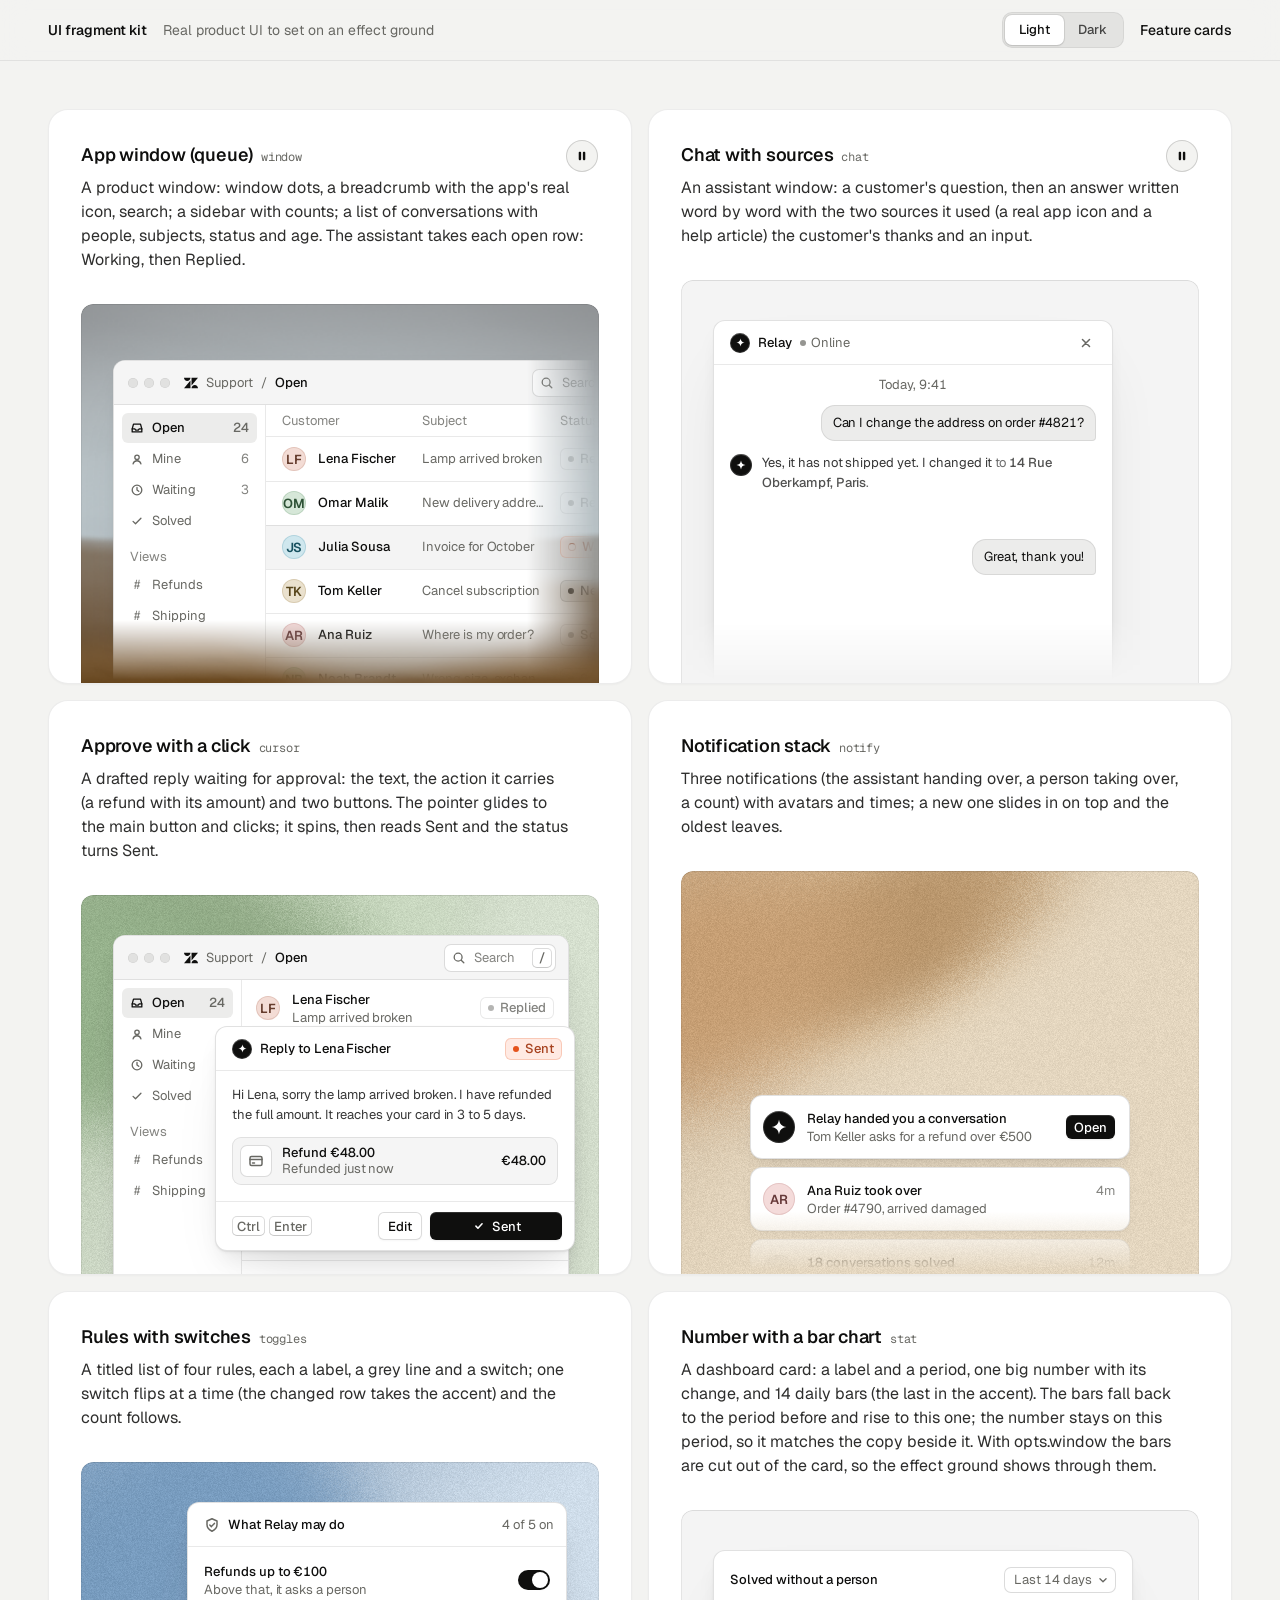
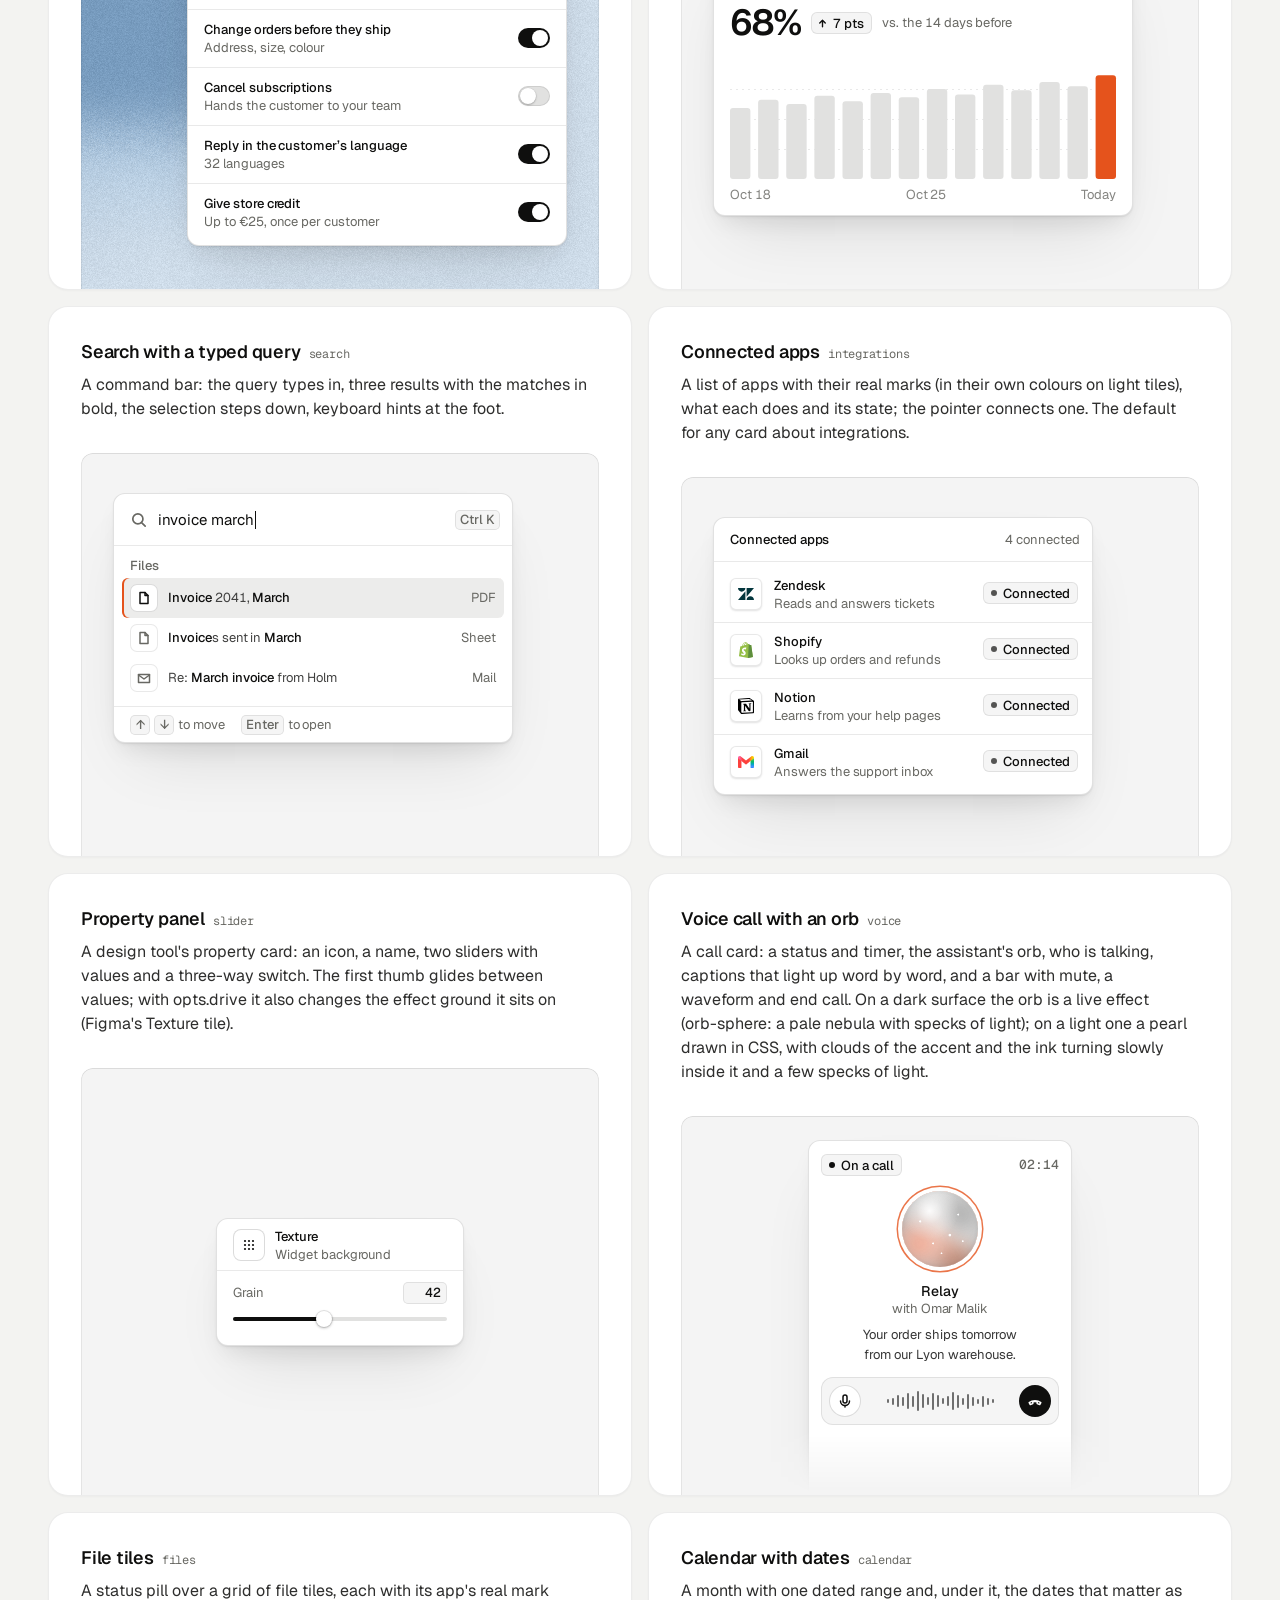
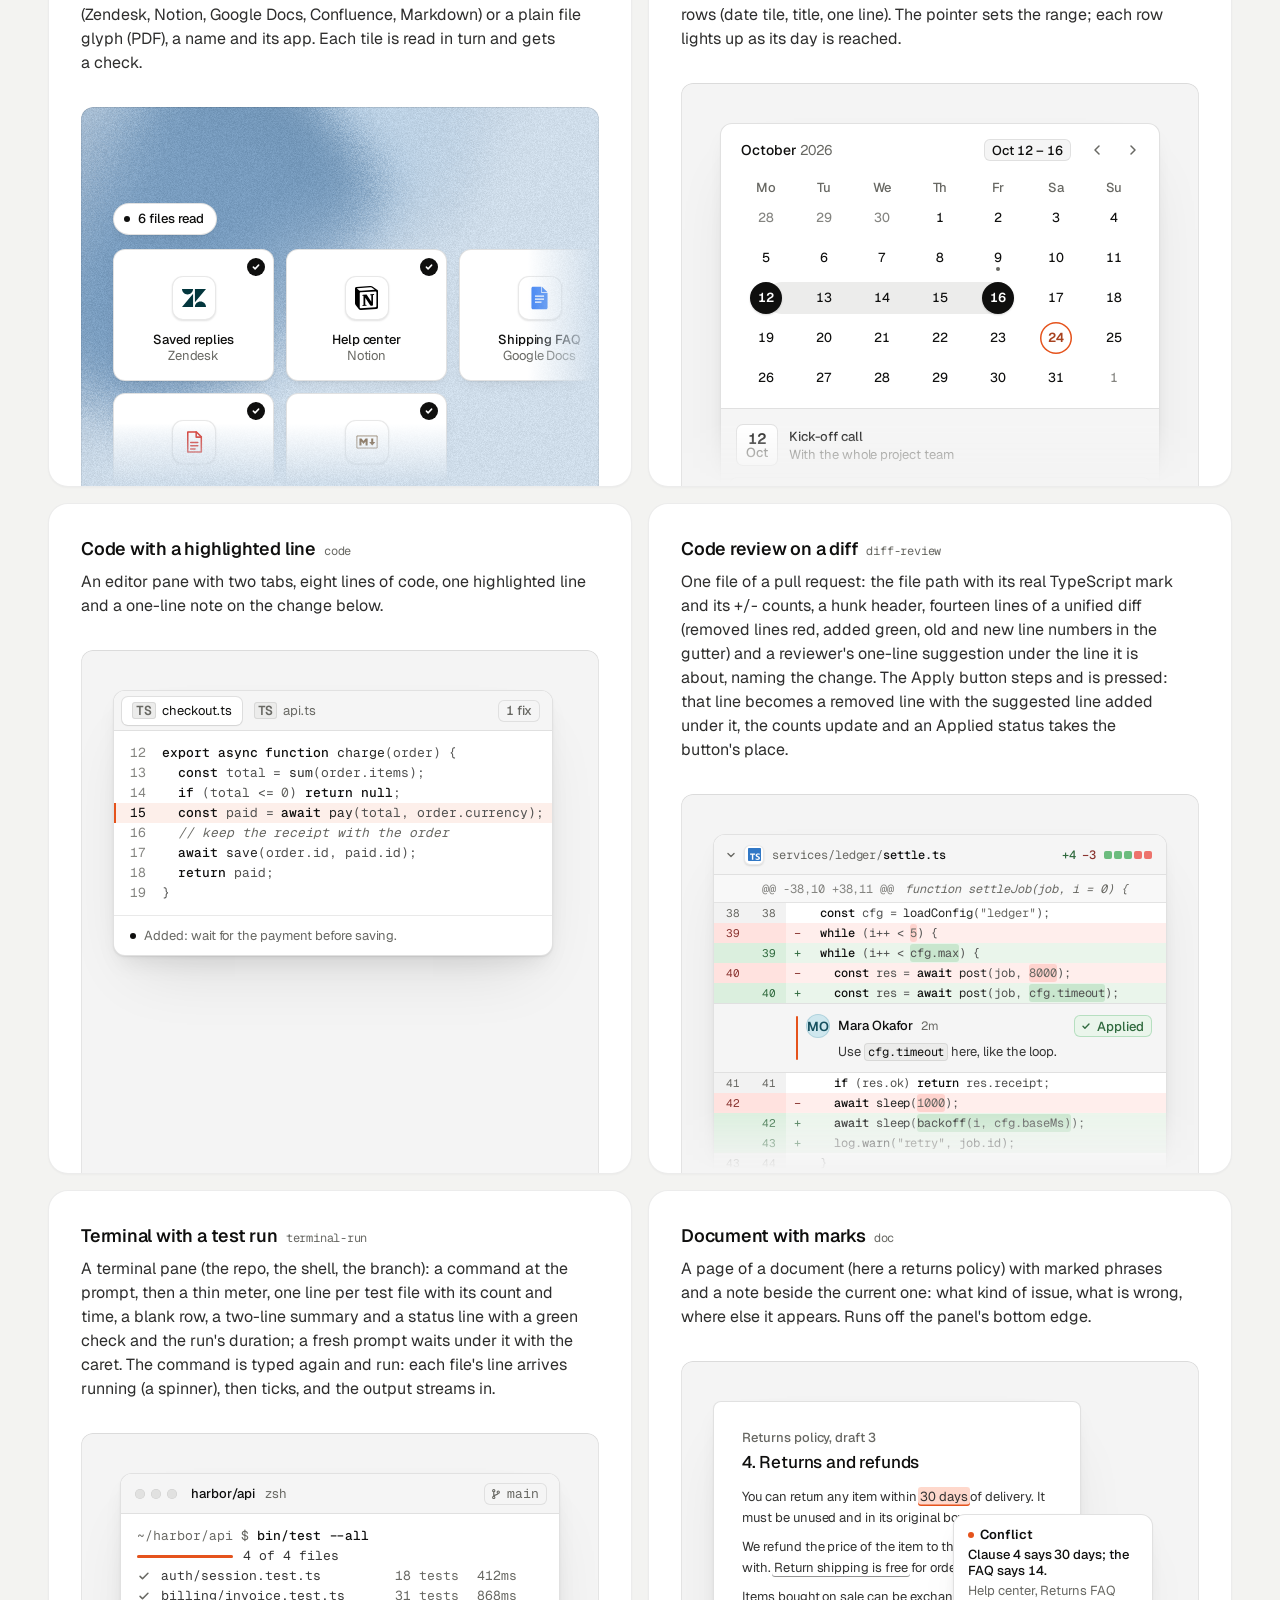
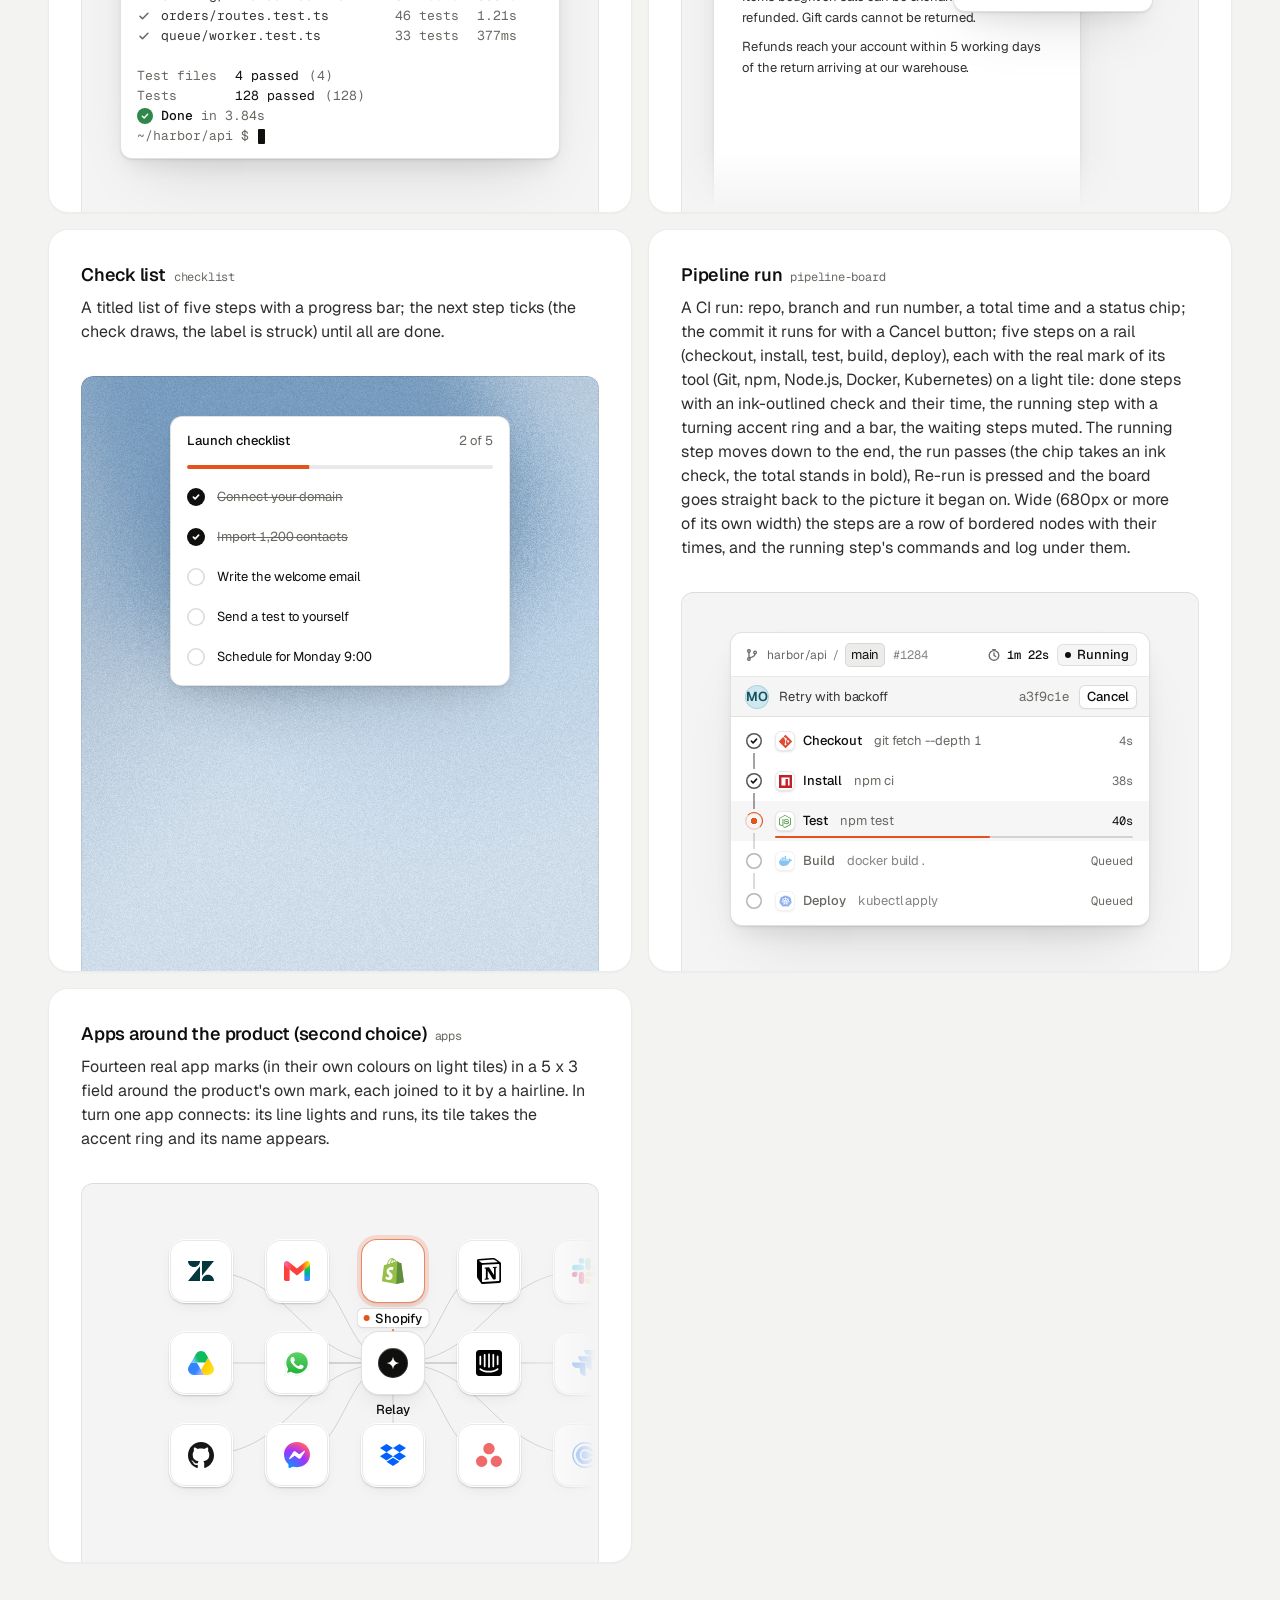
<file: .claude/skills/design-taste-frontend/assets/ui/index.html>
<!doctype html>
<html lang="en" data-theme="light">
<head>
<script>window.__tpGlMax = 16;   /* a gallery shows many live effects at once; a page of a site keeps the default 4 (fx.js) */</script>
<meta charset="utf-8">
<meta name="viewport" content="width=device-width, initial-scale=1">
<title>UI fragment kit</title>
<meta name="description" content="Nineteen pieces of real product UI from the taste-skill kit, each on an effect ground in a feature card.">
<link rel="preconnect" href="https://fonts.googleapis.com">
<link rel="preconnect" href="https://fonts.gstatic.com" crossorigin>
<link href="https://fonts.googleapis.com/css2?family=Geist:wght@300..700&family=Geist+Mono:wght@400;500&display=swap" rel="stylesheet">
<link rel="stylesheet" href="base.css">
<link rel="stylesheet" href="cards.css">
<style>
  :root { --font-text: "Geist", system-ui, sans-serif; --font-display: "Geist", system-ui, sans-serif; --font-mono: "Geist Mono", ui-monospace, monospace; }
  [data-theme="light"] { --bg: #f3f3f1; --card: #ffffff; --ink: #0f0f0e; --muted: #686863; --accent: #e5531c; --accent-ink: #ffffff; --g-bg: #e9e8e4; --g-surface: #f6f5f2; --frag: #ffffff; --warm: #c9a679; }
  [data-theme="dark"] { --bg: #070708; --card: #151517; --ink: #f2f2ef; --muted: #8f9094; --accent: #ff7a3c; --accent-ink: #120c08; --g-bg: #0e0e10; --g-surface: #1b1c1f; --frag: #1c1d20; --warm: #9c9689; }
  * { box-sizing: border-box; }
  html, body { margin: 0; }
  body { font-family: var(--font-text); background: var(--bg); color: var(--ink); -webkit-font-smoothing: antialiased; }
  .panel { --fx-bg: var(--g-bg); --fx-surface: var(--g-surface); --fx-ink: var(--ink); --fx-muted: var(--muted); --fx-accent: var(--hue, var(--warm)); --fx-accent-ink: var(--accent-ink); --calm: var(--g-bg); --p-h: 380px; }
  .top { position: sticky; top: 0; z-index: 20; background: color-mix(in oklab, var(--bg) 86%, transparent); backdrop-filter: blur(14px); -webkit-backdrop-filter: blur(14px); border-bottom: 1px solid color-mix(in oklab, var(--ink) 8%, transparent); }
  .top__in { max-width: 1232px; margin: 0 auto; padding: 0 24px; height: 60px; display: flex; align-items: center; gap: 16px; font-size: 14px; line-height: 20px; }
  .top__in strong { font-weight: 560; }
  .top__in > span { color: var(--muted); }
  .sp { flex: 1; }
  .seg { display: inline-flex; padding: 3px; border-radius: 10px; background: color-mix(in oklab, var(--ink) 6%, var(--bg)); box-shadow: inset 0 0 0 1px color-mix(in oklab, var(--ink) 6%, transparent); }
  .seg button { font: inherit; font-size: 13px; font-weight: 500; border: 0; background: none; color: color-mix(in oklab, var(--ink) 72%, var(--bg)); height: 30px; padding: 0 14px; border-radius: 7px; cursor: pointer; }
  .seg button[aria-pressed="true"] { background: var(--card); color: var(--ink); box-shadow: 0 0 0 1px color-mix(in oklab, var(--ink) 8%, transparent), 0 1px 2px rgb(0 0 0 / .1); }
  .top__in a { color: var(--ink); text-decoration: none; font-weight: 500; }
  main { max-width: 1232px; margin: 0 auto; padding: 48px 24px 96px; }
  .grid { display: grid; grid-template-columns: repeat(2, minmax(0, 1fr)); gap: 16px; }
  .card > h3 code { font: 400 12px/16px var(--font-mono); color: var(--muted); margin-left: 8px; }
  @media (max-width: 860px) { .grid { grid-template-columns: minmax(0, 1fr); } }
  @media (max-width: 600px) { main { padding: 24px 16px 64px; } .top__in { padding: 0 16px; } .top__in > span { display: none; } .panel { --p-h: 340px; } }
</style>
</head>
<body>
<header class="top">
  <div class="top__in">
    <strong>UI fragment kit</strong><span>Real product UI to set on an effect ground</span>
    <span class="sp"></span>
    <div class="seg" role="group" aria-label="Theme"><button type="button" data-mode="light" aria-pressed="true">Light</button><button type="button" data-mode="dark" aria-pressed="false">Dark</button></div>
    <a href="cards.html">Feature cards</a>
  </div>
</header>
<main><div class="grid" id="grid"></div></main>

<script type="module">
  import fx from '../effects/fx.js';
  import ui from './ui.js';
  const index = await fetch('index.json').then(r => r.json());
  // where each one sits, as its meta.json says: anchored at a corner or rising from the bottom and cut by
  // the panel's edge, or whole with 24px or more of ground round it; a fade only where an edge cuts it.
  // Only the compact slider sits in the calm middle (Figma's Texture tile); the cursor dialog is shown
  // where it belongs, over the lower-right edge of a window. [class, fade, style, opts]
  const PLACE = {
    window: ['at-corner', 'stage--fade-br', '--ay:56px'],
    chat: ['at-rise to-edge', 'stage--fade-b'],
    cursor: ['at-over', '', '--bx:24px;--by:24px'],
    notify: ['at-rise fit', 'stage--fade-b', '--ay:calc(100% - 180px);--ay-sm:calc(100% - 180px);--fit-max:380px'],
    toggles: ['at-right', ''],
    stat: ['at-corner', ''],
    search: ['at-corner', ''],
    integrations: ['at-corner', ''],
    slider: ['at-center', '', '', '{"compact":true,"drive":{"param":"grain","min":0.15,"max":0.95}}'],
    voice: ['at-rise to-edge fit', 'stage--fade-b', '--ax:max(24px, 50% - 132px);--ay:24px;--fit-max:264px'],
    files: ['at-corner wide', 'stage--fade-br', '--w:680px;--ay:96px'],
    calendar: ['at-rise fit', 'stage--fade-b', '--fit-max:440px'],
    code: ['at-corner', ''],
    'diff-review': ['at-corner fit', 'stage--fade-b', '--fit-max:480px'],
    'terminal-run': ['at-rise fit', '', '--fit-max:440px'],
    'pipeline-board': ['at-rise fit', '', '--fit-max:420px'],
    doc: ['at-corner to-edge', 'stage--fade-b'],
    checklist: ['at-rise fit', '', '--fit-max:340px'],
    apps: ['at-corner wide', 'stage--fade-br', '--w:560px;--ay:48px'],
  };
  // grounds behind UI are soft lit fields (never a line or dot pattern), on both themes: the bright
  // picture behind dark UI on the dark page, a clear step darker than white UI on the light page
  // the painting stays abstract (a mist over warm sand, level, fully soft) and shows once on the page
  const PAINT = ['painterly-landscape', { blur: 1, brush: 0.35, slope: 0, hillY: 0.3, horizon: 0.62, calm: 0.2, calmX: 0.6, calmY: 0.8, drift: 0, side: 1 }, '{"bg":"#a3b0b6","accent":"#c49a6c"}'];
  const GRAIN = ['grain-gradient', { speed: 0, grainMotion: 0, calm: 0.2, calmX: 0.5, calmY: 0.6, tint: 0.6, contrast: 0.6 }, '{"bg":"#d9ccb7","surface":"#e9e0d2","ink":"#2a2622","muted":"#6f675c","accent":"#a8794a"}'];
  const SKY = [GRAIN[0], GRAIN[1], '{"bg":"#c6d3df","surface":"#d6e0e9","ink":"#25303a","muted":"#5d6873","accent":"#3f6a92"}'];
  const SAGE = [GRAIN[0], GRAIN[1], '{"bg":"#cdd6c6","surface":"#dce3d6","ink":"#262d24","muted":"#5f6a5a","accent":"#6c8e63"}'];
  const GROUND = (m, i) => (m.name === 'slider' ? GRAIN : i === 0 ? PAINT : [GRAIN, SKY, SAGE][i % 3]);
  const q = new URLSearchParams(location.search);
  const grid = document.getElementById('grid');
  grid.innerHTML = index.fragments.map((m, i) => {
    const [at, fade, extra = '', opts = ''] = PLACE[m.name] || ['at-corner', 'stage--fade-br'];
    const [id, params, pal] = GROUND(m, i);
    const w = at === 'at-center' ? '' : ` style="--ax:32px;--ay:40px;${extra}"`;
    const o = opts ? ` data-ui-opts='${opts}'` : '';
    // the cursor is a dialog over a window's edge: the window under it holds still
    const under = m.name === 'cursor' ? `<div class="at-corner" style="--ax:32px;--ay:40px" data-ui-load="window" data-ui-opts='{"compact":true}' data-ui-still></div>` : '';
    return `<article class="card card--row"><h3>${m.title}<code>${m.name}</code></h3><p>${m.shows}</p>
      <div class="panel" data-fx="${id}" data-fx-seed="${(i + 1) * 17}" data-fx-params='${JSON.stringify(params)}' data-fx-palette='${pal}' style="--calm-k:0%">
        <div class="stage ${fade}">${under}<div class="${at}"${w}${o} data-ui-load="${m.name}"></div></div></div></article>`;
  }).join('');
  function setMode(mode) {
    document.documentElement.dataset.theme = mode;
    document.querySelectorAll('.seg button').forEach(b => b.setAttribute('aria-pressed', String(b.dataset.mode === mode)));
  }
  setMode(q.get('mode') === 'dark' ? 'dark' : 'light');
  if (q.has('t')) fx.setClock(+q.get('t'));
  // each ground is drawn once near the screen and kept as a picture (its WebGL context freed), so nineteen
  // panels need one or two contexts, not nineteen
  await Promise.all([ui.loadAll(grid), ui.grounds(grid, fx)]);
  document.documentElement.dataset.ready = '1';
  document.querySelectorAll('.seg button').forEach(b => b.addEventListener('click', async () => {
    setMode(b.dataset.mode);
    for (const el of grid.querySelectorAll('[data-ui]')) el.__ui?.repaint?.();
    await ui.grounds(grid, fx);
  }));
</script>
</body>
</html>
</file>
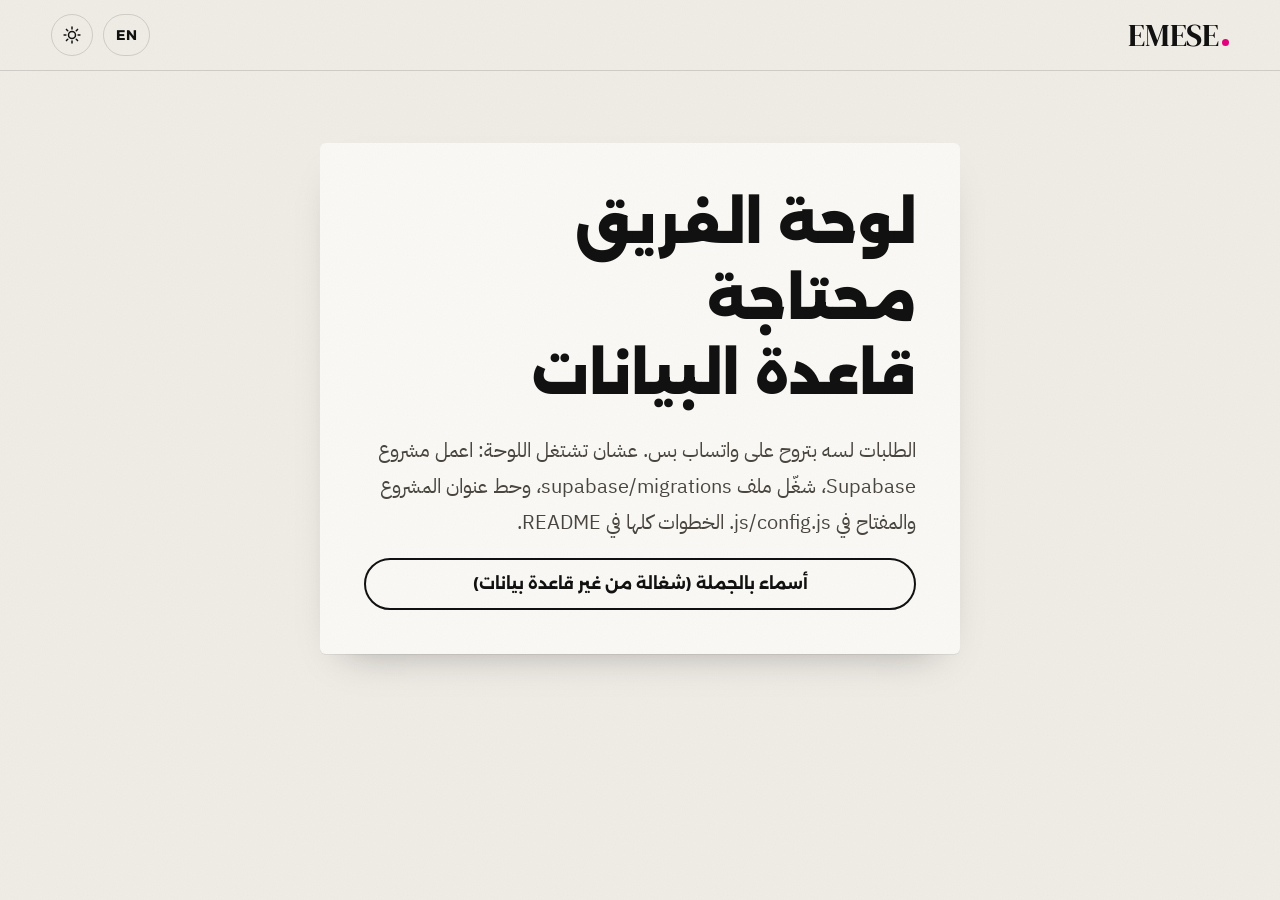
<file: admin.html>
<!doctype html>
<html lang="ar-EG" dir="rtl" data-theme="light">
<head>
  <meta charset="utf-8">
  <meta name="viewport" content="width=device-width, initial-scale=1, viewport-fit=cover">
  <title>لوحة الفريق | EMESE</title>
  <meta name="robots" content="noindex">
  <meta name="theme-color" content="#f1eee8">
  <link rel="icon" href="assets/favicon.svg" type="image/svg+xml">
  <link rel="manifest" href="manifest.webmanifest">
  <link rel="apple-touch-icon" href="assets/icons/icon-180.png">
  <script>
    (function () {
      var d = document.documentElement, t = null, l = null;
      try { t = localStorage.getItem('emese-theme'); l = localStorage.getItem('emese-lang'); } catch (e) {}
      d.setAttribute('data-theme', t === 'dark' ? 'dark' : 'light');
      if (l === 'en') { d.setAttribute('lang', 'en'); d.setAttribute('dir', 'ltr'); }
    })();
  </script>
  <link rel="preconnect" href="https://fonts.googleapis.com">
  <link rel="preconnect" href="https://fonts.gstatic.com" crossorigin>
  <link href="https://fonts.googleapis.com/css2?family=Alexandria:wght@400;600;800;900&family=IBM+Plex+Sans+Arabic:wght@400;500;700&family=DM+Serif+Display&display=swap" rel="stylesheet">
  <link rel="stylesheet" href="css/style.css">
  <link rel="stylesheet" href="css/pages.css">
</head>
<body class="page admin">
  <a class="skip" href="#main" data-i18n="skip">اقفز للمحتوى</a>
  <div id="header"></div>
  <main id="main" class="page-main">

    <section id="setup" class="page-card" hidden>
      <h1 data-i18n="ad.setupTitle">لوحة الفريق محتاجة قاعدة البيانات</h1>
      <p class="sub" data-i18n="ad.setupText">الطلبات لسه بتروح على واتساب بس. عشان تشتغل اللوحة: اعمل مشروع Supabase، شغّل ملف supabase/migrations، وحط عنوان المشروع والمفتاح في js/config.js. الخطوات كلها في README.</p>
      <a class="btn btn-ghost" href="./bulk.html" data-i18n="ad.bulkOnly">أسماء بالجملة (شغالة من غير قاعدة بيانات)</a>
    </section>

    <section id="login" class="page-card" hidden>
      <h1 data-i18n="ad.loginTitle">دخول الفريق</h1>
      <form id="loginForm" class="sz-form" novalidate>
        <label class="field"><span data-i18n="ad.email">الإيميل</span><input id="lgEmail" type="email" autocomplete="username" spellcheck="false" dir="ltr" required><small class="err"></small></label>
        <label class="field"><span data-i18n="ad.password">الباسورد</span><input id="lgPass" type="password" autocomplete="current-password" dir="ltr" required><small class="err"></small></label>
        <p class="form-error" role="alert" id="lgError" hidden></p>
        <button class="btn btn-ink btn-block" type="submit" id="lgSubmit"><span data-i18n="ad.signIn">ادخل</span></button>
      </form>
    </section>

    <div id="app" hidden>
      <div class="ad-bar">
        <nav class="ad-tabs" aria-label="Dashboard" data-i18n-attr="aria-label:ad.sections">
          <a href="#orders" data-tab="orders" data-i18n="ad.orders">الطلبات</a>
          <a href="#sizes" data-tab="sizes" data-i18n="ad.sizeLists">قوايم المقاسات</a>
          <a href="./bulk.html" data-i18n="ad.bulk">أسماء بالجملة</a>
        </nav>
        <div class="ad-who"><span id="who" dir="ltr"></span> <button type="button" class="link-btn" id="signOut" data-i18n="ad.signOut">اخرج</button></div>
      </div>

      <!-- orders list -->
      <section id="ordersView" class="ad-view">
        <div class="ad-filters">
          <label class="field ad-search"><span class="visually-hidden" data-i18n="ad.search">دوّر</span><input type="search" id="q" data-i18n-attr="placeholder:ad.searchPh" placeholder="رقم الطلب، الاسم، الموبايل، الشركة…" autocomplete="off"></label>
          <div class="seg-row" id="statusFilter" role="group"></div>
        </div>
        <p class="sub" id="ordersEmpty" hidden data-i18n="ad.noOrders">مفيش طلبات هنا.</p>
        <div class="table-wrap">
          <table class="ad-table">
            <thead><tr><th data-i18n="ad.colCode">الطلب</th><th data-i18n="ad.colCustomer">العميل</th><th data-i18n="ad.colItem">المطلوب</th><th data-i18n="ad.colStatus">الحالة</th><th data-i18n="ad.colDate">التاريخ</th></tr></thead>
            <tbody id="ordersRows"></tbody>
          </table>
        </div>
      </section>

      <!-- one order -->
      <section id="orderView" class="ad-view" hidden>
        <a href="#orders" class="link-btn back" data-i18n="ad.back">كل الطلبات</a>
        <div class="ad-order">
          <div class="ad-main">
            <p class="track-code" translate="no" id="oCode"></p>
            <h1 id="oCustomer"></h1>
            <p class="sub" id="oContact"></p>
            <dl class="details" id="oDetails"></dl>
            <div class="track-files" id="oFiles"></div>
            <h2 data-i18n="ad.proofs">التصميمات</h2>
            <div id="oProofs" class="ad-proofs"></div>
            <form id="proofForm" class="ad-box" novalidate>
              <h3 data-i18n="ad.newProof">ابعت تصميم للموافقة</h3>
              <label class="field"><span data-i18n="ad.proofFile">صورة التصميم</span><input type="file" id="pFile" accept="image/png,image/jpeg,image/webp" required><small class="err"></small></label>
              <label class="field"><span><span data-i18n="ad.proofNote">ملاحظة للعميل</span> <em data-i18n="order.optional">اختياري</em></span><textarea id="pNote" rows="2"></textarea></label>
              <p class="form-error" role="alert" hidden></p>
              <button class="btn btn-ink" type="submit"><span data-i18n="ad.sendProof">ارفع وابعت</span></button>
            </form>
          </div>
          <aside class="ad-side">
            <form id="statusForm" class="ad-box">
              <h3 data-i18n="ad.status">الحالة</h3>
              <label class="field"><span class="visually-hidden" data-i18n="ad.status">الحالة</span><select id="oStatus"></select></label>
              <button class="btn btn-ink btn-block" type="submit"><span data-i18n="ad.save">احفظ</span></button>
            </form>
            <form id="quoteForm" class="ad-box">
              <h3 data-i18n="ad.quote">السعر</h3>
              <label class="field"><span data-i18n="ad.amount">المبلغ (جنيه)</span><input id="qAmount" type="number" inputmode="decimal" min="0" step="1"></label>
              <label class="field"><span data-i18n="ad.quoteNote">تفاصيل السعر</span><textarea id="qNote" rows="3"></textarea></label>
              <button class="btn btn-ink btn-block" type="submit"><span data-i18n="ad.saveQuote">احفظ السعر</span></button>
            </form>
            <div class="ad-box">
              <h3 data-i18n="ad.customerLink">لينك العميل</h3>
              <div class="share-row"><input id="oLink" readonly dir="ltr" aria-label="Link"><button type="button" class="btn btn-ghost btn-sm" data-copy="oLink"><span data-i18n="order.copy">انسخ اللينك</span></button></div>
              <a class="btn btn-ghost btn-block" id="oWa" target="_blank" rel="noopener" data-i18n="ad.waCustomer">ابعتله على واتساب</a>
              <button type="button" class="btn btn-ghost btn-block" id="oMakeSizes" data-i18n="ad.makeSizes">اعمل قايمة مقاسات للطلب ده</button>
            </div>
            <ol class="history" id="oHistory"></ol>
          </aside>
        </div>
      </section>

      <!-- size lists -->
      <section id="sizesView" class="ad-view" hidden>
        <form id="sizeListForm" class="ad-box ad-inline">
          <h2 data-i18n="ad.newList">قايمة مقاسات جديدة</h2>
          <div class="grid3">
            <label class="field"><span data-i18n="ad.listTitle">العنوان</span><input id="slTitle" autocomplete="off" required data-i18n-attr="placeholder:ad.listTitlePh" placeholder="يونيفورم فرع المعادي"><small class="err"></small></label>
            <label class="field"><span data-i18n="ad.company">الشركة</span><input id="slCompany" autocomplete="off"></label>
            <label class="field"><span data-i18n="ad.product">المنتج</span><input id="slProduct" autocomplete="off" data-i18n-attr="placeholder:ad.productPh" placeholder="بولو كم طويل"></label>
          </div>
          <label class="field"><span data-i18n="ad.sizesField">المقاسات (افصل بينهم بفاصلة)</span><input id="slSizes" autocomplete="off" dir="ltr" value="XS, S, M, L, XL, XXL, 3XL"></label>
          <button class="btn btn-ink" type="submit"><span data-i18n="ad.create">اعمل القايمة</span></button>
        </form>
        <ul class="ad-lists" id="sizeLists"></ul>
      </section>
    </div>
  </main>
  <script type="module" src="js/admin.js"></script>
</body>
</html>
</file>
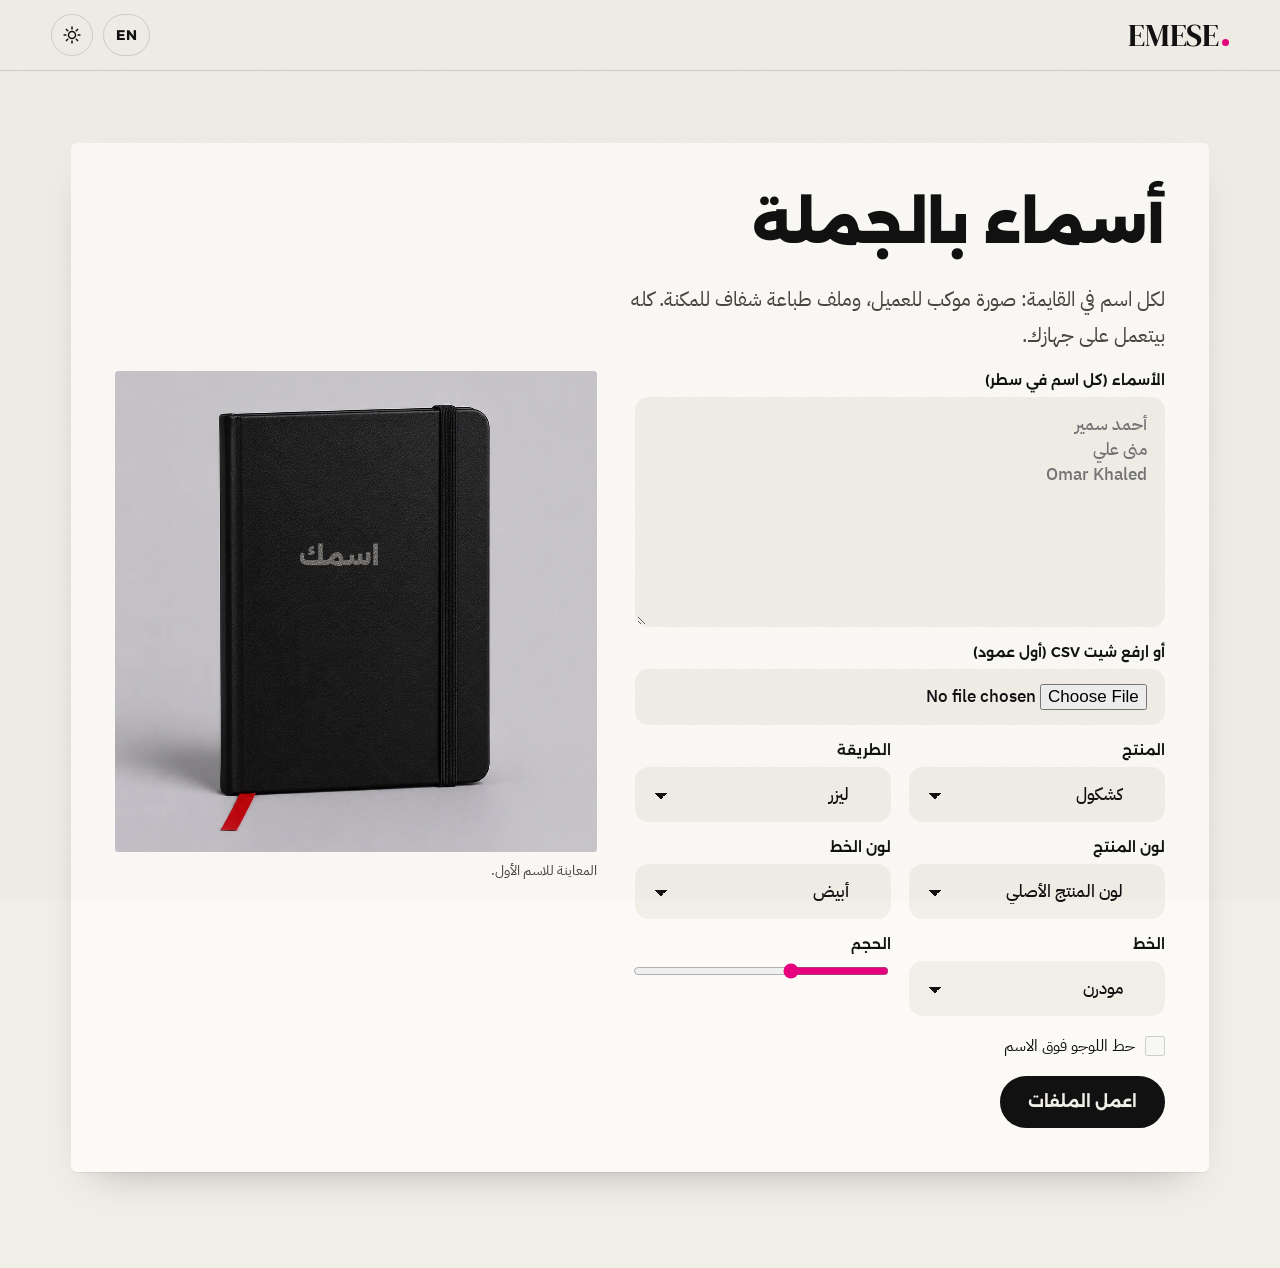
<file: bulk.html>
<!doctype html>
<html lang="ar-EG" dir="rtl" data-theme="light">
<head>
  <meta charset="utf-8">
  <meta name="viewport" content="width=device-width, initial-scale=1, viewport-fit=cover">
  <title>أسماء بالجملة | EMESE</title>
  <meta name="robots" content="noindex">
  <meta name="theme-color" content="#f1eee8">
  <link rel="icon" href="assets/favicon.svg" type="image/svg+xml">
  <link rel="manifest" href="manifest.webmanifest">
  <link rel="apple-touch-icon" href="assets/icons/icon-180.png">
  <script>
    (function () {
      var d = document.documentElement, t = null, l = null;
      try { t = localStorage.getItem('emese-theme'); l = localStorage.getItem('emese-lang'); } catch (e) {}
      d.setAttribute('data-theme', t === 'dark' ? 'dark' : 'light');
      if (l === 'en') { d.setAttribute('lang', 'en'); d.setAttribute('dir', 'ltr'); }
    })();
  </script>
  <link rel="preconnect" href="https://fonts.googleapis.com">
  <link rel="preconnect" href="https://fonts.gstatic.com" crossorigin>
  <link href="https://fonts.googleapis.com/css2?family=Alexandria:wght@400;600;800;900&family=IBM+Plex+Sans+Arabic:wght@400;500;700&family=DM+Serif+Display&display=swap" rel="stylesheet">
  <link rel="stylesheet" href="css/style.css">
  <link rel="stylesheet" href="css/pages.css">
</head>
<body class="page">
  <a class="skip" href="#main" data-i18n="skip">اقفز للمحتوى</a>
  <div id="header"></div>
  <main id="main" class="page-main">
    <section class="page-card page-wide">
      <h1 data-i18n="bk.title">أسماء بالجملة</h1>
      <p class="sub" data-i18n="bk.sub">لكل اسم في القايمة: صورة موكب للعميل، وملف طباعة شفاف للمكنة. كله بيتعمل على جهازك.</p>

      <div class="bk-grid">
        <form id="bkForm" class="bk-form" novalidate>
          <label class="field"><span data-i18n="bk.names">الأسماء (كل اسم في سطر)</span>
            <textarea id="bkNames" rows="8" data-i18n-attr="placeholder:bk.namesPh" placeholder="أحمد سمير&#10;منى علي&#10;Omar Khaled"></textarea><small class="err"></small></label>
          <label class="field"><span data-i18n="bk.csv">أو ارفع شيت CSV (أول عمود)</span><input type="file" id="bkCsv" accept=".csv,text/csv,text/plain"></label>
          <div class="grid2">
            <label class="field"><span data-i18n="bk.product">المنتج</span><select id="bkProduct"></select></label>
            <label class="field"><span data-i18n="bk.method">الطريقة</span><select id="bkMethod"></select></label>
            <label class="field"><span data-i18n="bk.color">لون المنتج</span><select id="bkColor"></select></label>
            <label class="field"><span data-i18n="bk.ink">لون الخط</span><select id="bkInk"></select></label>
            <label class="field"><span data-i18n="bk.font">الخط</span><select id="bkFont"></select></label>
            <label class="field"><span data-i18n="bk.size">الحجم</span><input type="range" id="bkSize" min="0.1" max="0.9" step="0.01" value="0.4"></label>
          </div>
          <label class="check"><input type="checkbox" id="bkLogo"> <span data-i18n="bk.withLogo">حط اللوجو فوق الاسم</span></label>
          <p class="form-error" role="alert" id="bkError" hidden></p>
          <div class="report-actions">
            <button type="submit" class="btn btn-ink" id="bkGo"><span data-i18n="bk.make">اعمل الملفات</span></button>
            <span class="brand-status" id="bkStatus" role="status" aria-live="polite"></span>
          </div>
        </form>
        <div class="bk-preview">
          <canvas id="bkCanvas" width="1200" height="1200" aria-label="Preview" data-i18n-attr="aria-label:bk.preview"></canvas>
          <p class="hint" data-i18n="bk.previewHint">المعاينة للاسم الأول.</p>
        </div>
      </div>
    </section>
  </main>
  <script type="module" src="js/bulk.js"></script>
</body>
</html>
</file>
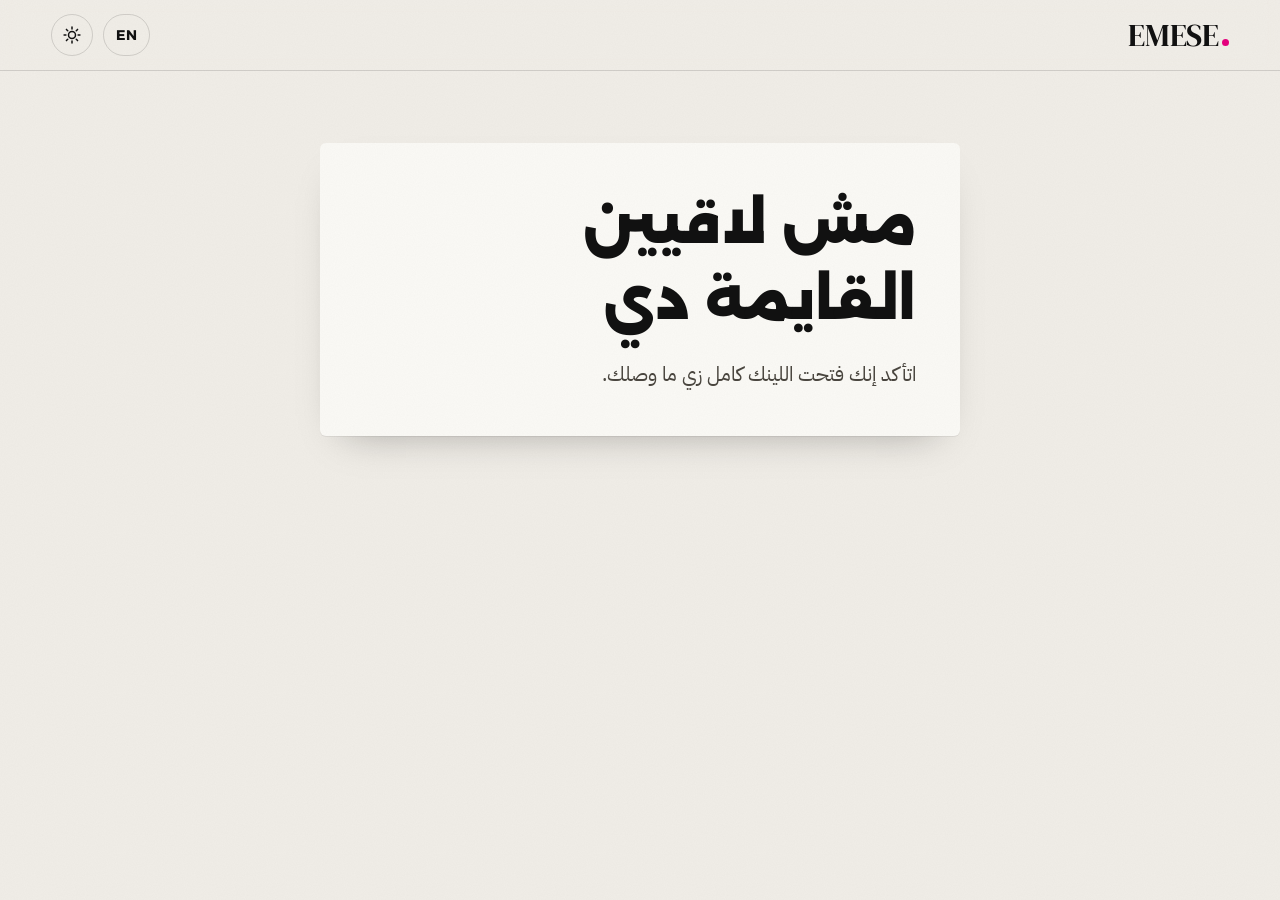
<file: sizes.html>
<!doctype html>
<html lang="ar-EG" dir="rtl" data-theme="light">
<head>
  <meta charset="utf-8">
  <meta name="viewport" content="width=device-width, initial-scale=1, viewport-fit=cover">
  <title>المقاسات | EMESE</title>
  <meta name="robots" content="noindex">
  <meta name="theme-color" content="#f1eee8">
  <link rel="icon" href="assets/favicon.svg" type="image/svg+xml">
  <link rel="manifest" href="manifest.webmanifest">
  <link rel="apple-touch-icon" href="assets/icons/icon-180.png">
  <script>
    (function () {
      var d = document.documentElement, t = null, l = null;
      try { t = localStorage.getItem('emese-theme'); l = localStorage.getItem('emese-lang'); } catch (e) {}
      d.setAttribute('data-theme', t === 'dark' ? 'dark' : 'light');
      if (l === 'en') { d.setAttribute('lang', 'en'); d.setAttribute('dir', 'ltr'); }
    })();
  </script>
  <link rel="preconnect" href="https://fonts.googleapis.com">
  <link rel="preconnect" href="https://fonts.gstatic.com" crossorigin>
  <link href="https://fonts.googleapis.com/css2?family=Alexandria:wght@400;600;800;900&family=IBM+Plex+Sans+Arabic:wght@400;500;700&family=DM+Serif+Display&display=swap" rel="stylesheet">
  <link rel="stylesheet" href="css/style.css">
  <link rel="stylesheet" href="css/pages.css">
</head>
<body class="page">
  <a class="skip" href="#main" data-i18n="skip">اقفز للمحتوى</a>
  <div id="header"></div>
  <main id="main" class="page-main">
    <p id="loading" class="page-loading" role="status" data-i18n="sz.loading">بنفتح القايمة…</p>
    <section id="problem" class="page-card" hidden>
      <h1 id="problemTitle"></h1>
      <p class="sub" id="problemText"></p>
    </section>

    <!-- an employee adds their size -->
    <section id="fill" class="page-card" hidden>
      <p class="sz-company" id="fillCompany"></p>
      <h1 id="fillTitle"></h1>
      <p class="sub" id="fillSub"></p>
      <form id="sizeForm" class="sz-form" novalidate>
        <label class="field"><span data-i18n="sz.name">اسمك</span><input id="szName" name="name" autocomplete="name" required><small class="err"></small></label>
        <fieldset class="sz-sizes">
          <legend data-i18n="sz.size">مقاسك</legend>
          <div class="sz-options" id="szOptions"></div>
          <small class="err" id="szSizeErr"></small>
        </fieldset>
        <div class="grid2">
          <label class="field"><span data-i18n="sz.qty">عدد القطع</span><input id="szQty" name="qty" type="number" inputmode="numeric" min="1" max="50" value="1"><small class="err"></small></label>
          <label class="field"><span><span data-i18n="sz.note">ملاحظة</span> <em data-i18n="order.optional">اختياري</em></span><input id="szNote" name="note" autocomplete="off" data-i18n-attr="placeholder:sz.notePh" placeholder="مثلًا: كم طويل"><small class="err"></small></label>
        </div>
        <p class="form-error" role="alert" id="szError" hidden></p>
        <button class="btn btn-ink btn-block" type="submit" id="szSubmit"><span data-i18n="sz.send">سجّل مقاسي</span></button>
      </form>
      <div id="szDone" class="sz-done" tabindex="-1" hidden>
        <p class="done-kicker" data-i18n="sz.doneTitle">اتسجّل مقاسك</p>
        <p id="szDoneText"></p>
        <button type="button" class="btn btn-ghost" id="szAgain" data-i18n="sz.again">سجّل لحد تاني</button>
      </div>
    </section>

    <!-- the client's manager: everyone's sizes -->
    <section id="report" class="page-card page-wide" hidden>
      <p class="sz-company" id="repCompany"></p>
      <h1 id="repTitle"></h1>
      <div class="sz-totals" id="repTotals"></div>
      <div class="sz-share">
        <p data-i18n="sz.shareText">ابعت اللينك ده للموظفين عشان كل واحد يسجّل مقاسه:</p>
        <div class="share-row">
          <input id="shareLink" readonly dir="ltr" aria-label="Link" data-i18n-attr="aria-label:sz.shareLabel">
          <button type="button" class="btn btn-ink btn-sm" id="shareCopy"><span data-i18n="order.copy">انسخ اللينك</span></button>
          <a class="btn btn-ghost btn-sm" id="shareWa" target="_blank" rel="noopener" data-i18n="sz.shareWa">ابعته على واتساب</a>
        </div>
      </div>
      <div class="table-wrap">
        <table class="sz-table">
          <thead><tr><th data-i18n="sz.colName">الاسم</th><th data-i18n="sz.colSize">المقاس</th><th data-i18n="sz.colQty">العدد</th><th data-i18n="sz.colNote">ملاحظة</th></tr></thead>
          <tbody id="repRows"></tbody>
        </table>
      </div>
      <p class="sub" id="repEmpty" hidden data-i18n="sz.empty">لسه محدش سجّل. ابعت اللينك للموظفين.</p>
      <div class="report-actions">
        <button type="button" class="btn btn-ink" id="repCsv" data-i18n="sz.csv">نزّل الشيت (CSV)</button>
        <button type="button" class="btn btn-ghost" id="repRefresh" data-i18n="sz.refresh">حدّث</button>
      </div>
    </section>
  </main>
  <script type="module" src="js/sizes.js"></script>
</body>
</html>
</file>
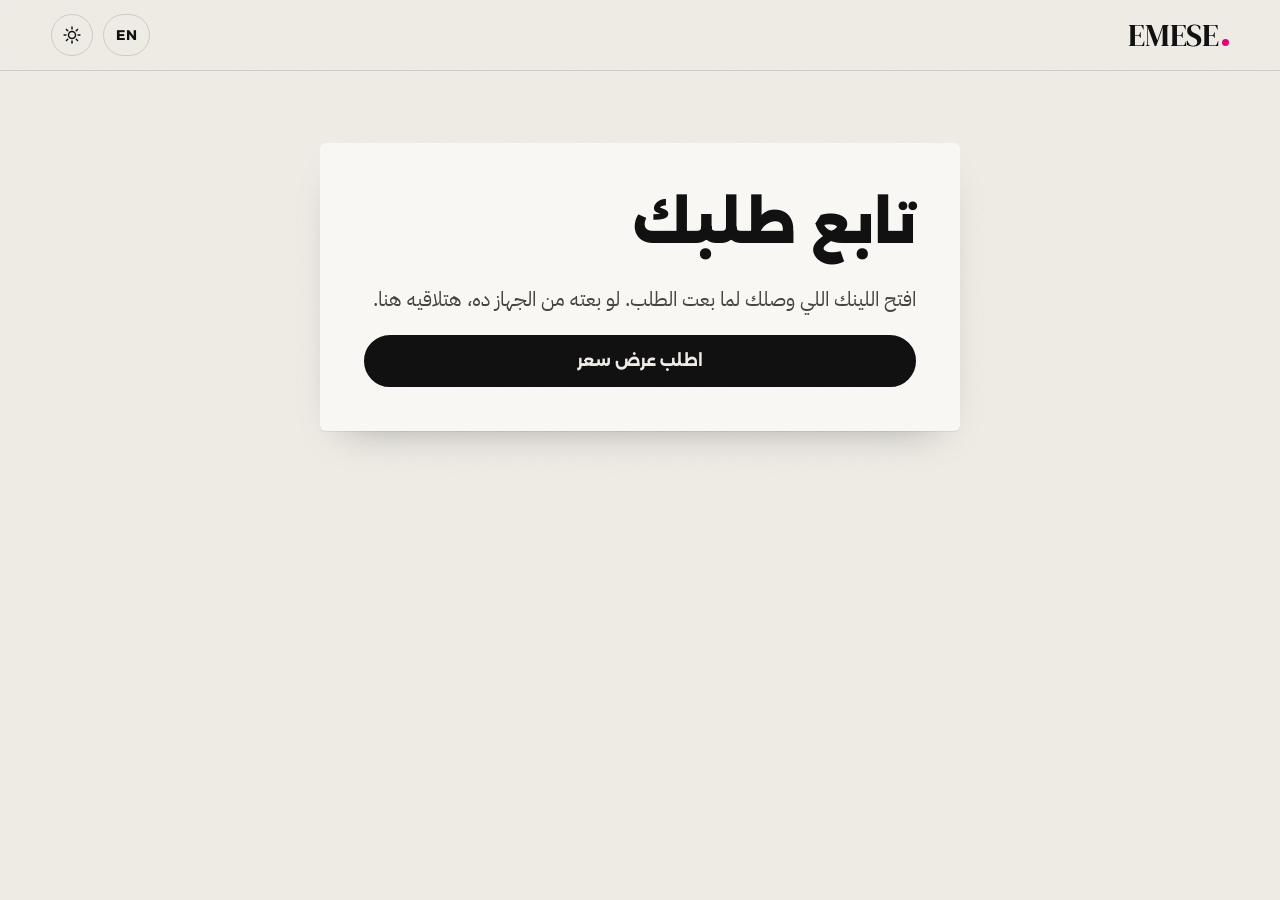
<file: track.html>
<!doctype html>
<html lang="ar-EG" dir="rtl" data-theme="light">
<head>
  <meta charset="utf-8">
  <meta name="viewport" content="width=device-width, initial-scale=1, viewport-fit=cover">
  <title>تابع طلبك | EMESE</title>
  <meta name="robots" content="noindex">
  <meta name="theme-color" content="#f1eee8">
  <link rel="icon" href="assets/favicon.svg" type="image/svg+xml">
  <link rel="manifest" href="manifest.webmanifest">
  <link rel="apple-touch-icon" href="assets/icons/icon-180.png">
  <script>
    (function () {
      var d = document.documentElement, t = null, l = null;
      try { t = localStorage.getItem('emese-theme'); l = localStorage.getItem('emese-lang'); } catch (e) {}
      d.setAttribute('data-theme', t === 'dark' ? 'dark' : 'light');
      if (l === 'en') { d.setAttribute('lang', 'en'); d.setAttribute('dir', 'ltr'); }
    })();
  </script>
  <link rel="preconnect" href="https://fonts.googleapis.com">
  <link rel="preconnect" href="https://fonts.gstatic.com" crossorigin>
  <link href="https://fonts.googleapis.com/css2?family=Alexandria:wght@400;600;800;900&family=IBM+Plex+Sans+Arabic:wght@400;500;700&family=DM+Serif+Display&display=swap" rel="stylesheet">
  <link rel="stylesheet" href="css/style.css">
  <link rel="stylesheet" href="css/pages.css">
</head>
<body class="page">
  <a class="skip" href="#main" data-i18n="skip">اقفز للمحتوى</a>
  <div id="header"></div>
  <main id="main" class="page-main">
    <!-- no link in the address: look up an order saved on this device -->
    <section id="lookup" class="page-card" hidden>
      <h1 data-i18n="tr.lookupTitle">تابع طلبك</h1>
      <p class="sub" data-i18n="tr.lookupSub">افتح اللينك اللي وصلك لما بعت الطلب. لو بعته من الجهاز ده، هتلاقيه هنا.</p>
      <ul class="saved-orders" id="savedOrders"></ul>
      <a class="btn btn-ink" href="./#order" data-i18n="tr.newOrder">اطلب عرض سعر</a>
    </section>

    <p id="loading" class="page-loading" role="status" data-i18n="tr.loading">بنجيب طلبك…</p>
    <section id="problem" class="page-card" hidden>
      <h1 id="problemTitle"></h1>
      <p class="sub" id="problemText"></p>
      <a class="btn btn-ink" href="./" data-i18n="tr.home">الصفحة الرئيسية</a>
    </section>

    <article id="order" class="track" hidden>
      <header class="track-head">
        <p class="track-code" translate="no" id="code"></p>
        <h1 id="statusTitle"></h1>
        <p class="sub" id="statusText"></p>
      </header>

      <ol class="progress" id="progress" aria-label="مراحل الطلب" data-i18n-attr="aria-label:tr.stages"></ol>

      <section class="track-block" id="proofBlock" hidden aria-labelledby="proofTitle">
        <h2 id="proofTitle" data-i18n="tr.proofTitle">التصميم</h2>
        <div id="proofs"></div>
      </section>

      <section class="track-block" id="quoteBlock" hidden aria-labelledby="quoteTitle">
        <h2 id="quoteTitle" data-i18n="tr.quoteTitle">السعر</h2>
        <p class="quote-amount" id="quoteAmount"></p>
        <p class="sub" id="quoteNote"></p>
      </section>

      <section class="track-block" aria-labelledby="detailsTitle">
        <h2 id="detailsTitle" data-i18n="tr.details">تفاصيل الطلب</h2>
        <dl class="details" id="details"></dl>
        <div class="track-files" id="files"></div>
      </section>

      <section class="track-block" aria-labelledby="historyTitle">
        <h2 id="historyTitle" data-i18n="tr.history">اللي حصل لحد دلوقتي</h2>
        <ol class="history" id="history"></ol>
      </section>

      <p class="track-help"><span data-i18n="tr.help">عندك سؤال؟</span> <a id="waHelp" href="#" target="_blank" rel="noopener" data-i18n="tr.helpLink">كلّمنا على واتساب</a></p>
    </article>
  </main>
  <script type="module" src="js/track.js"></script>
</body>
</html>
</file>
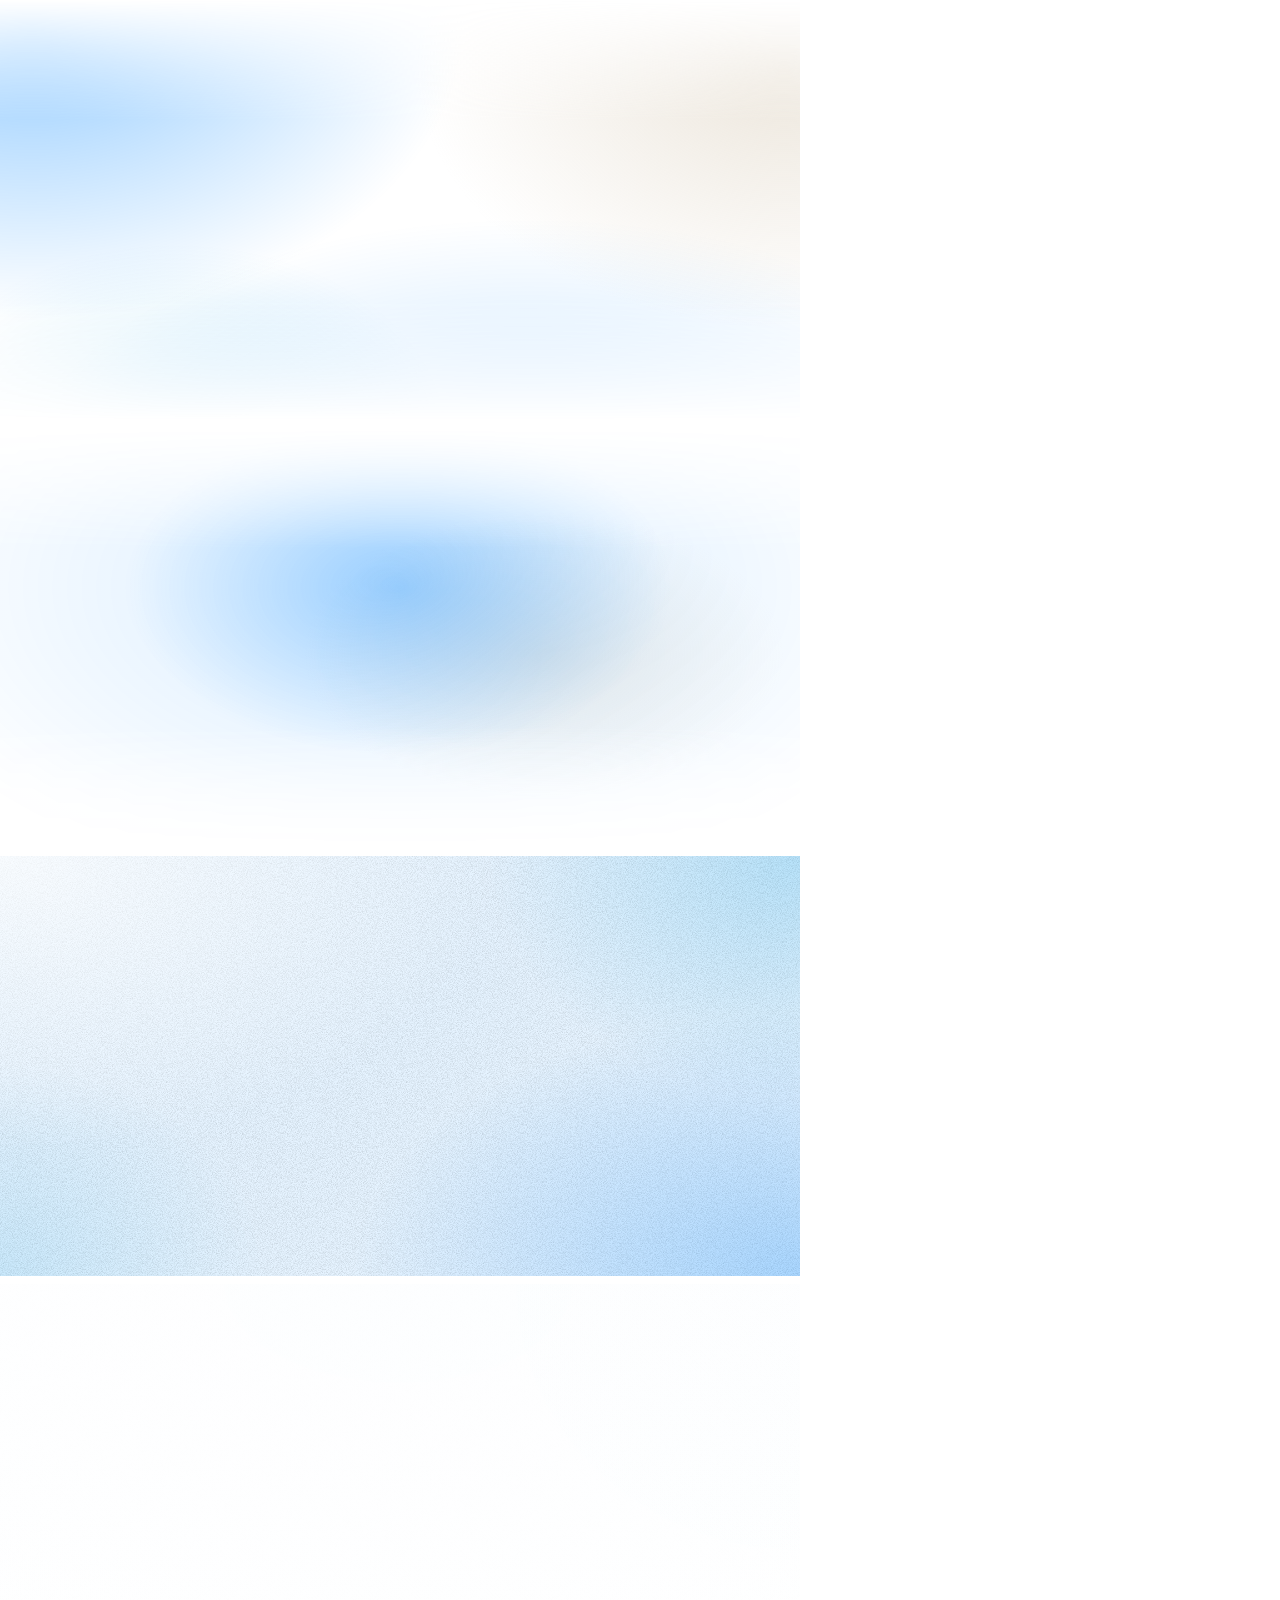
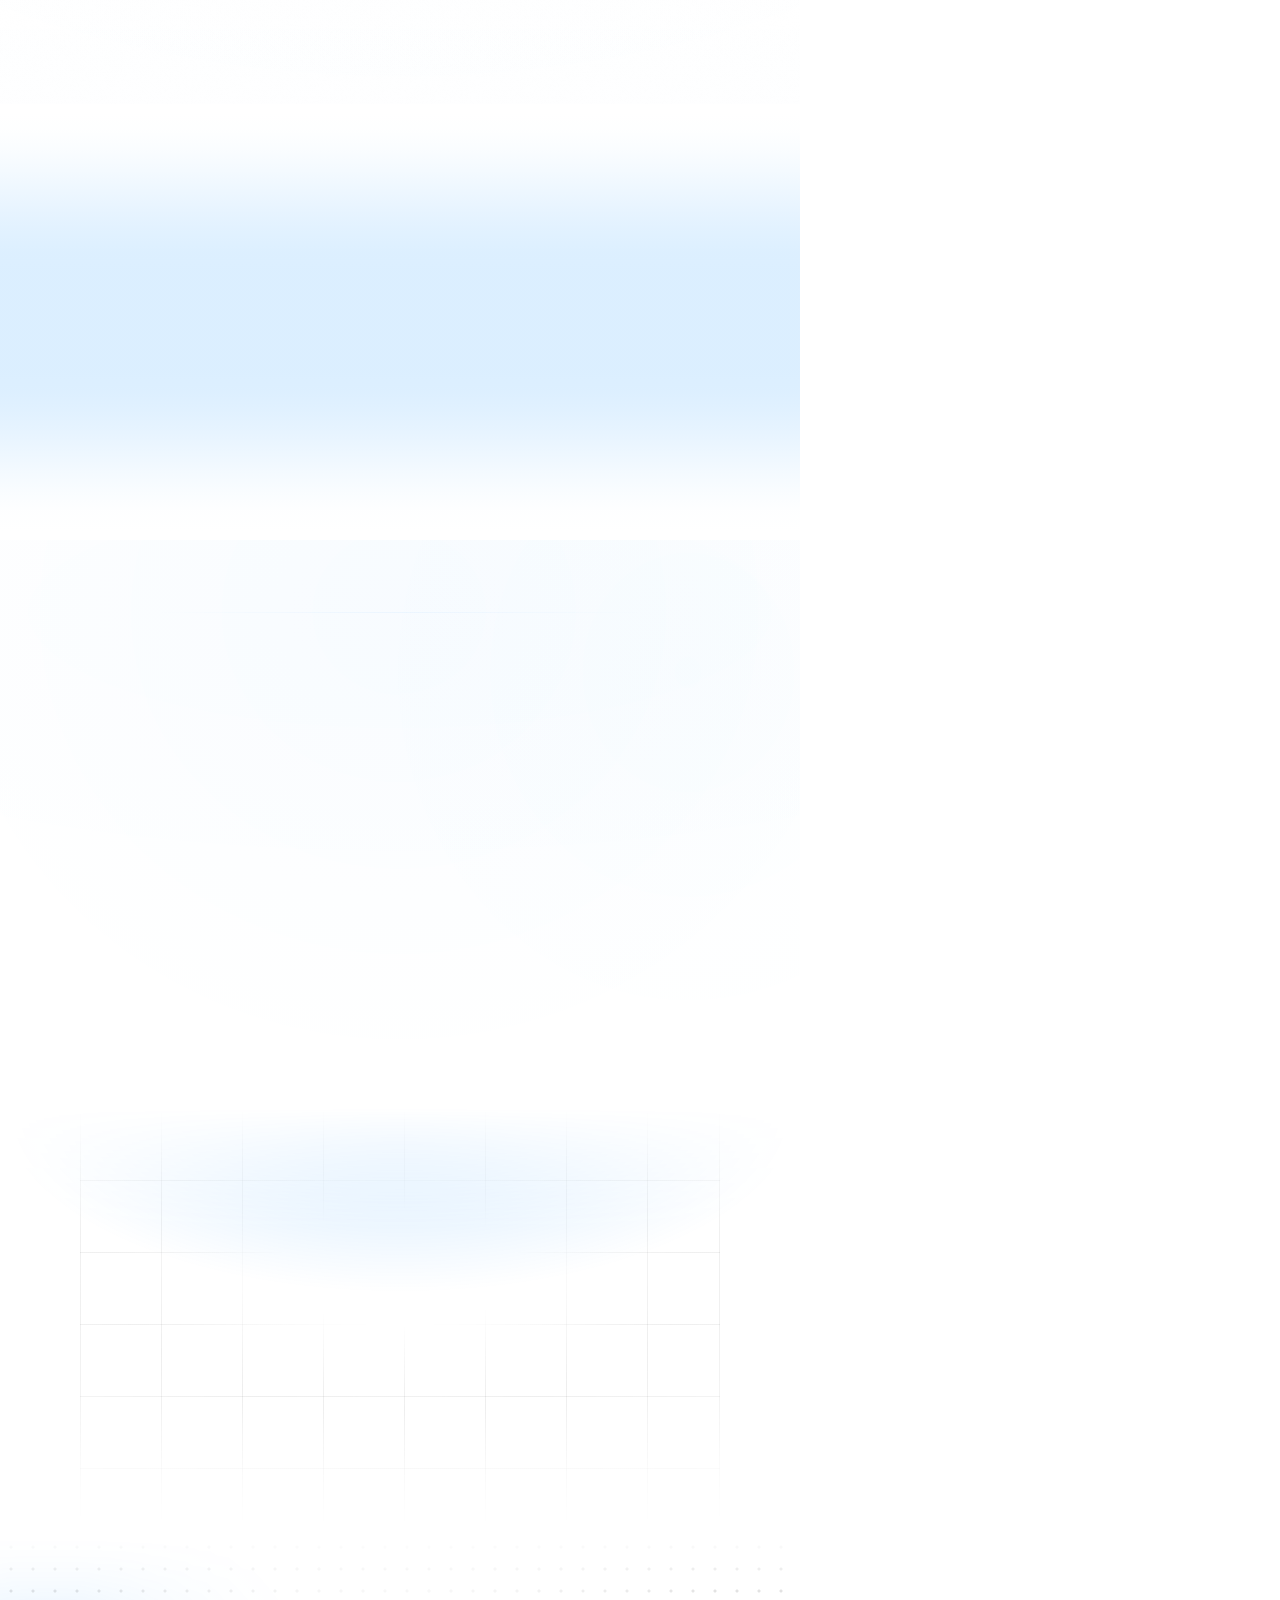
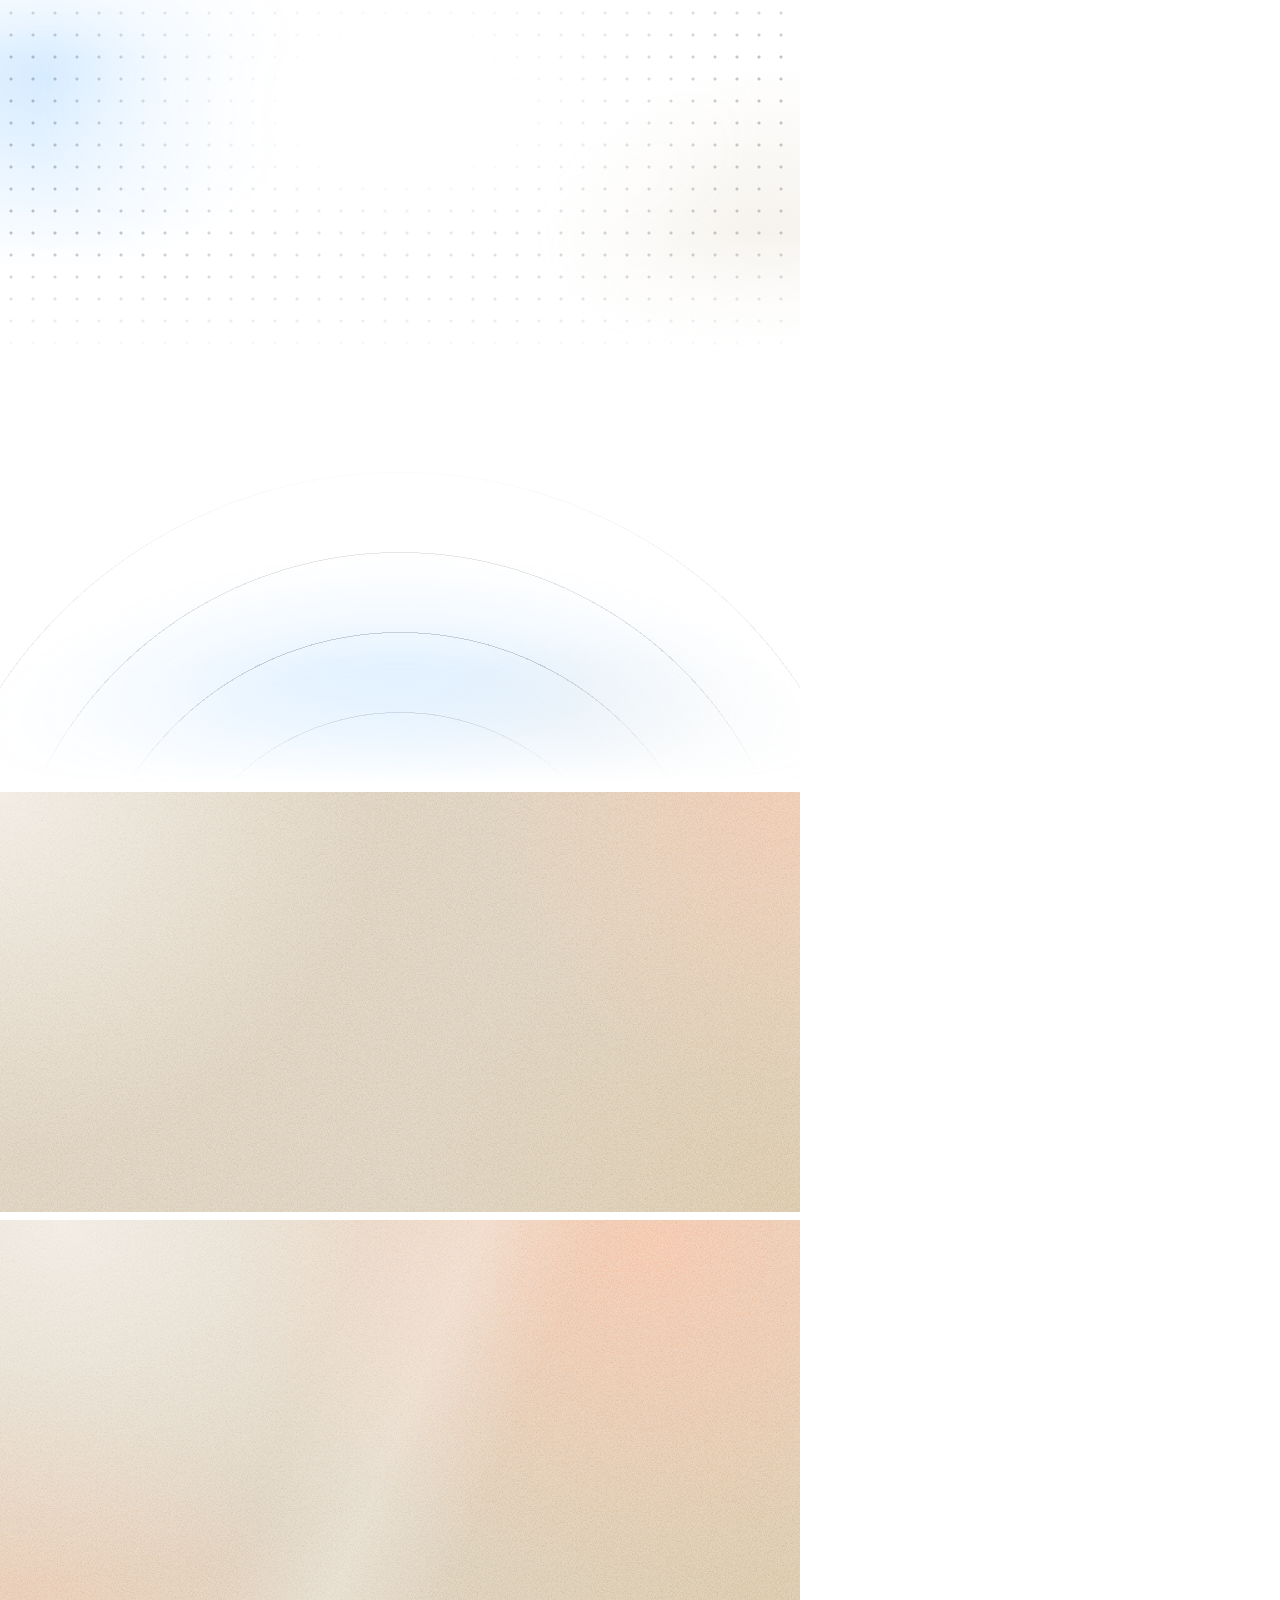
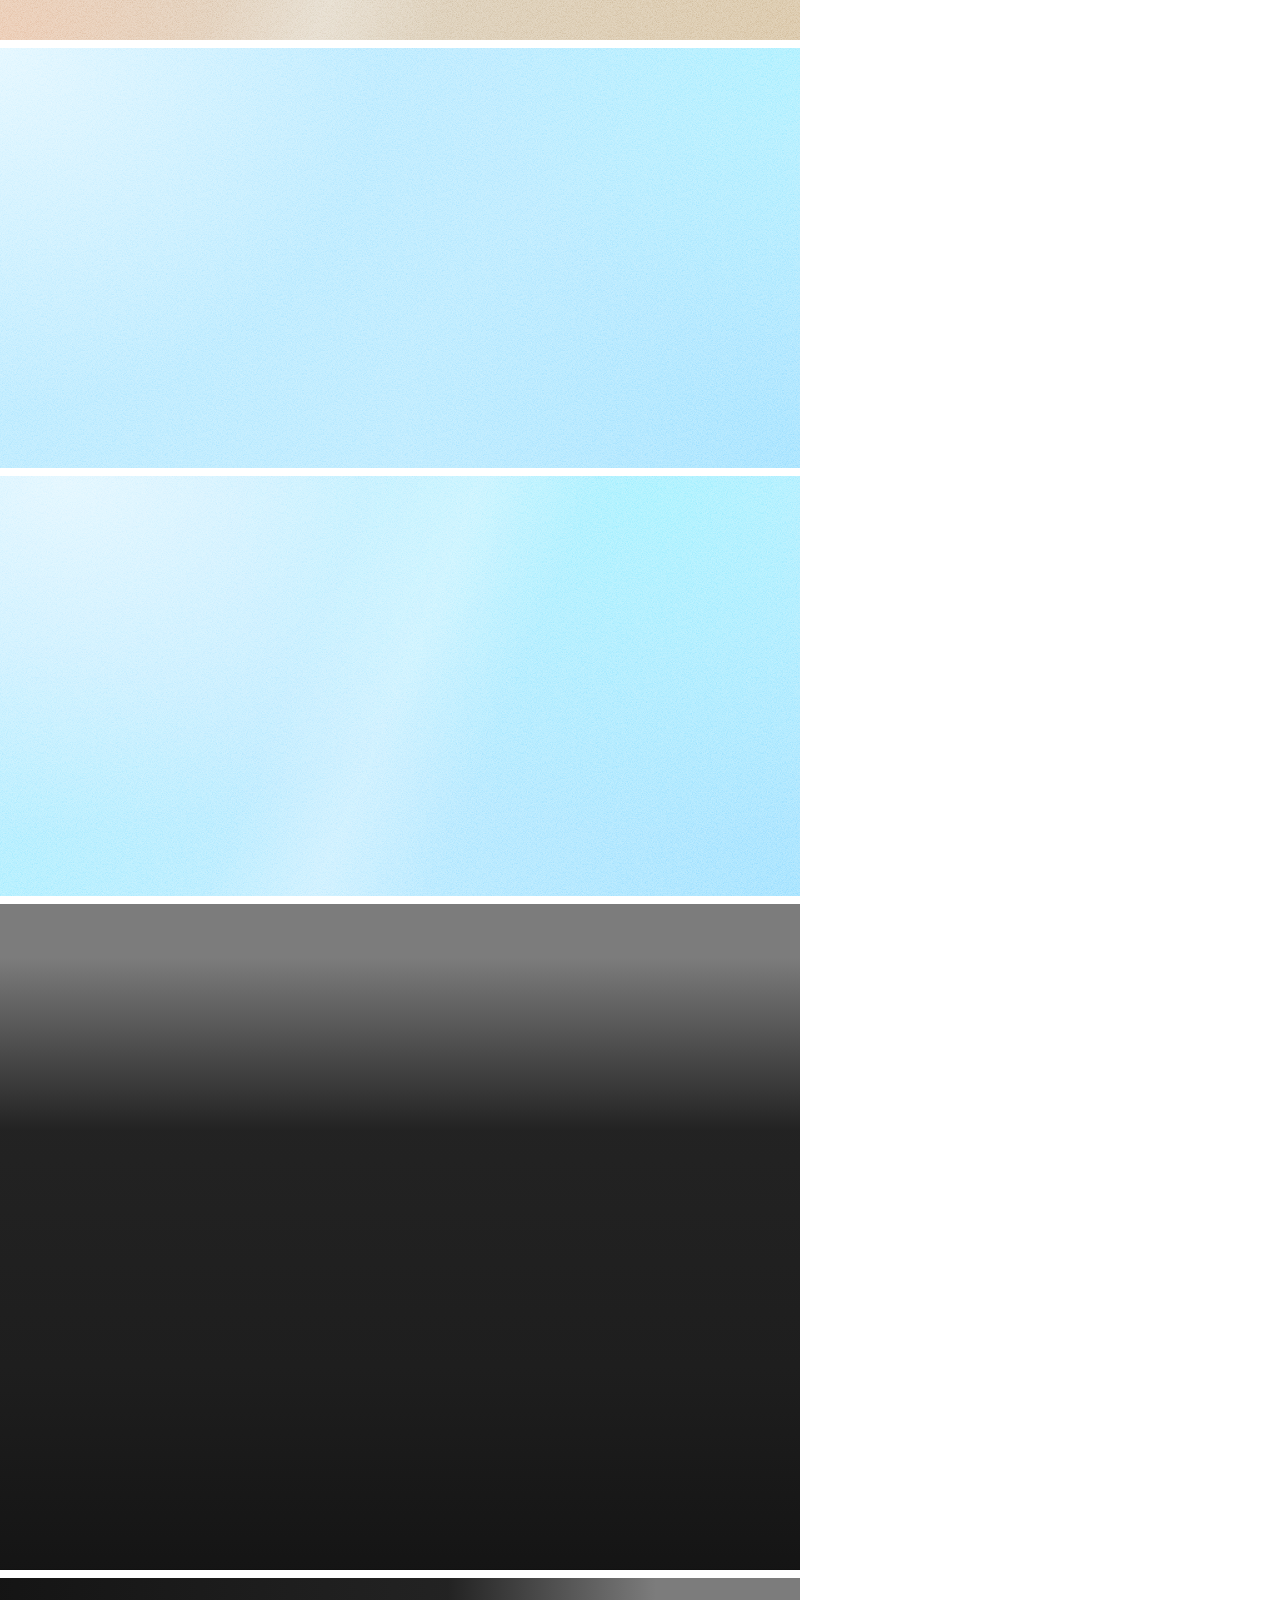
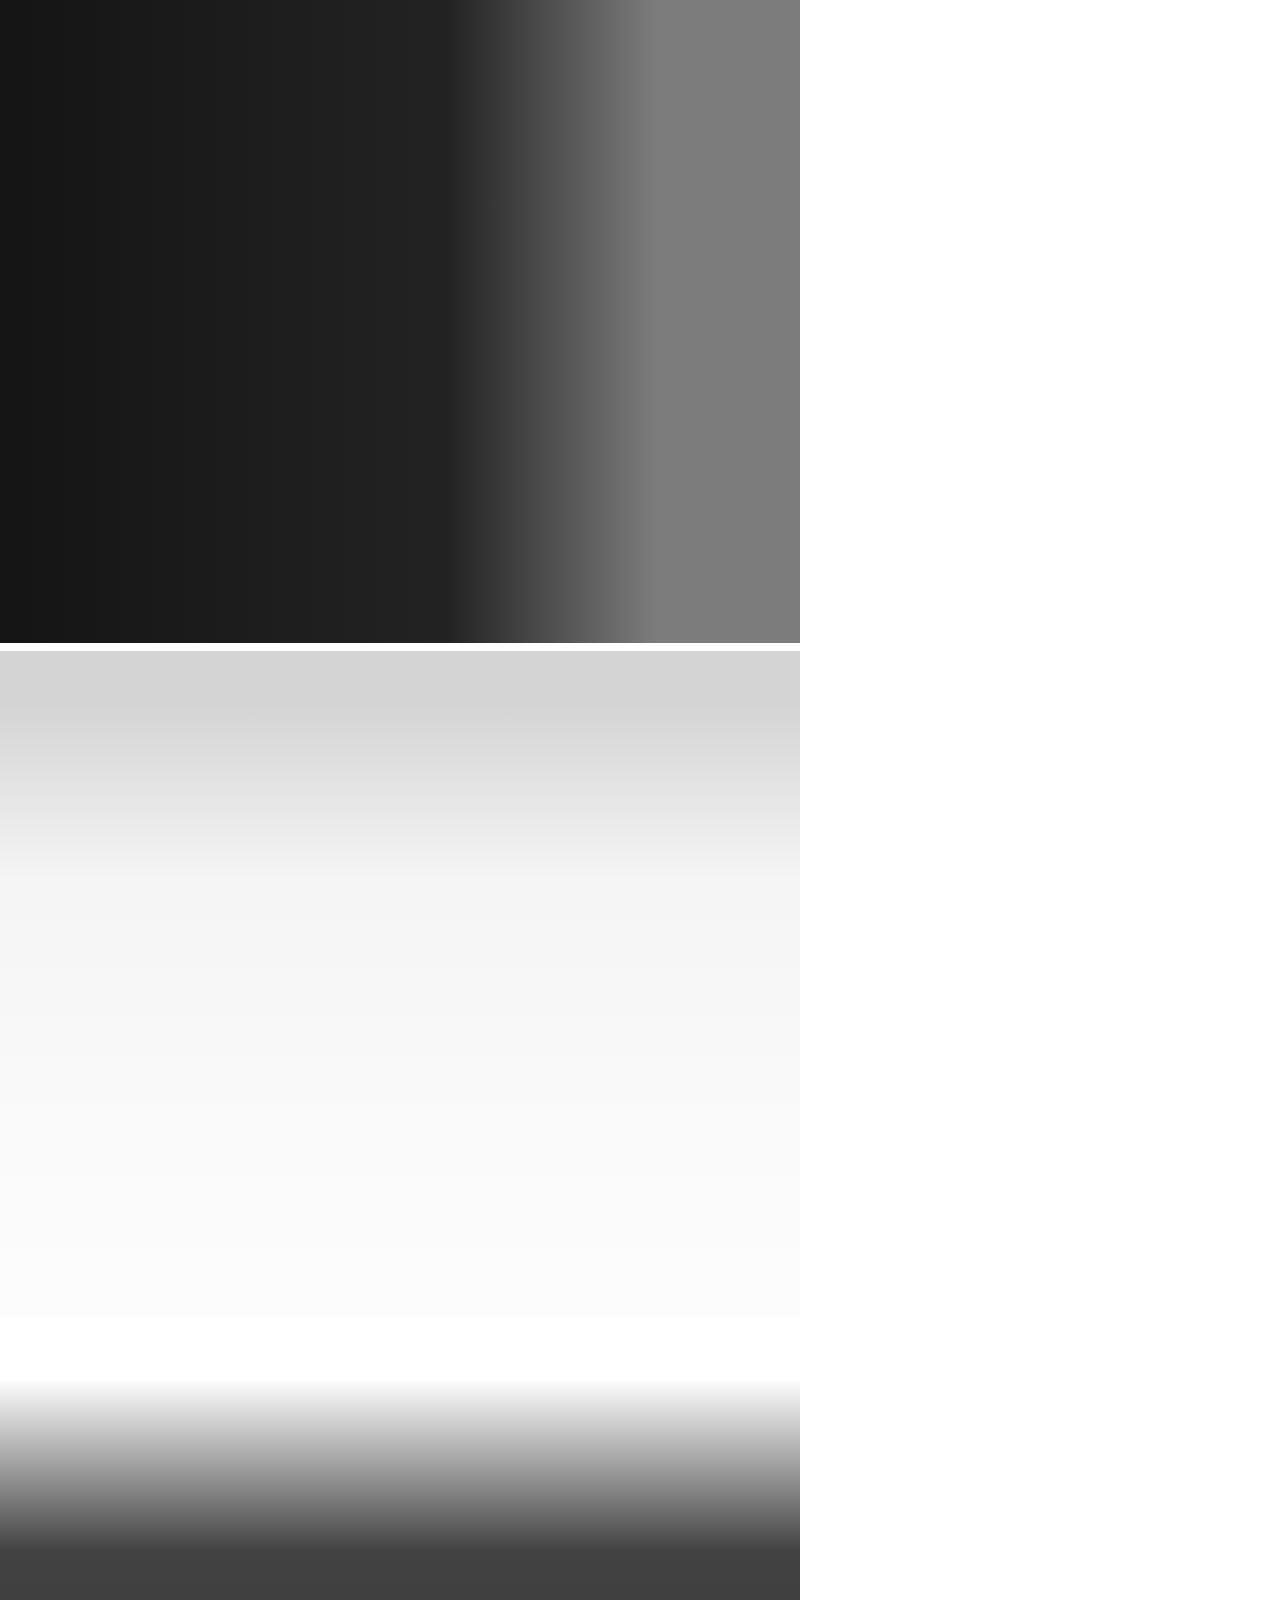
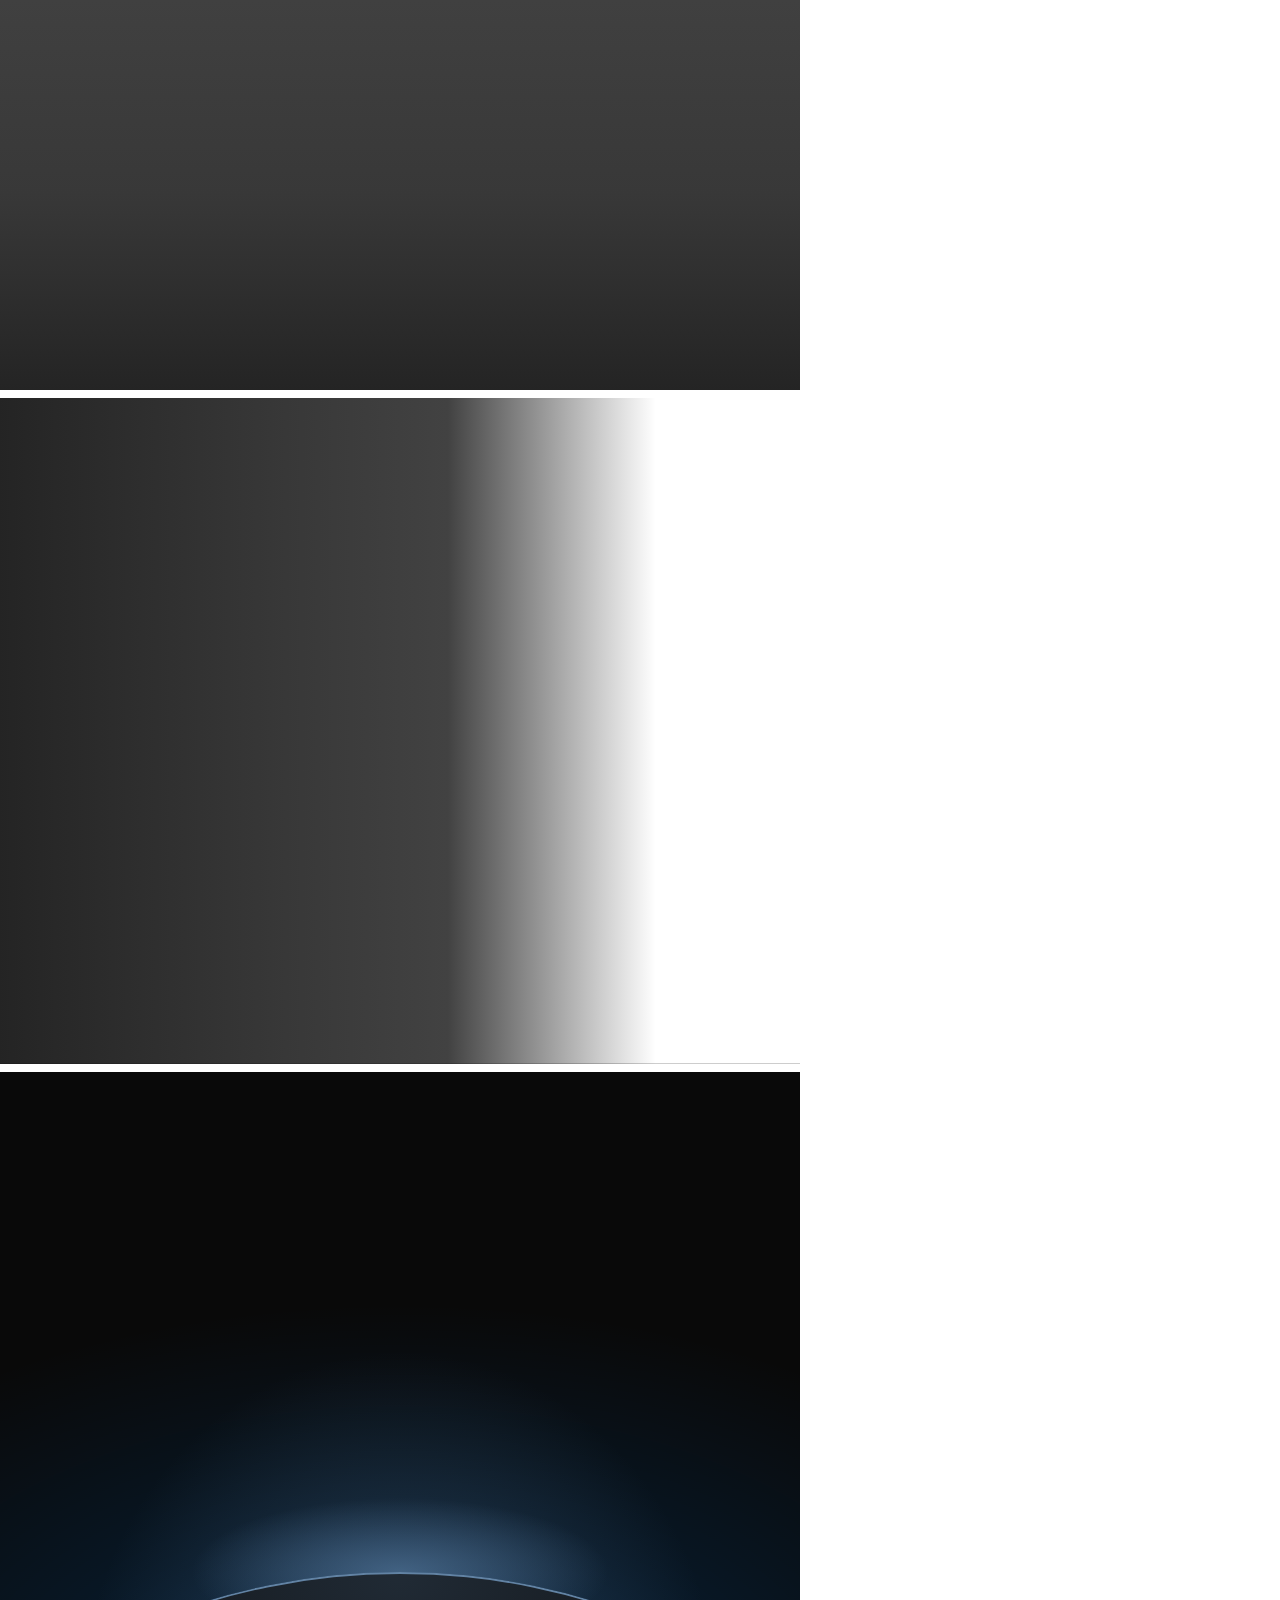
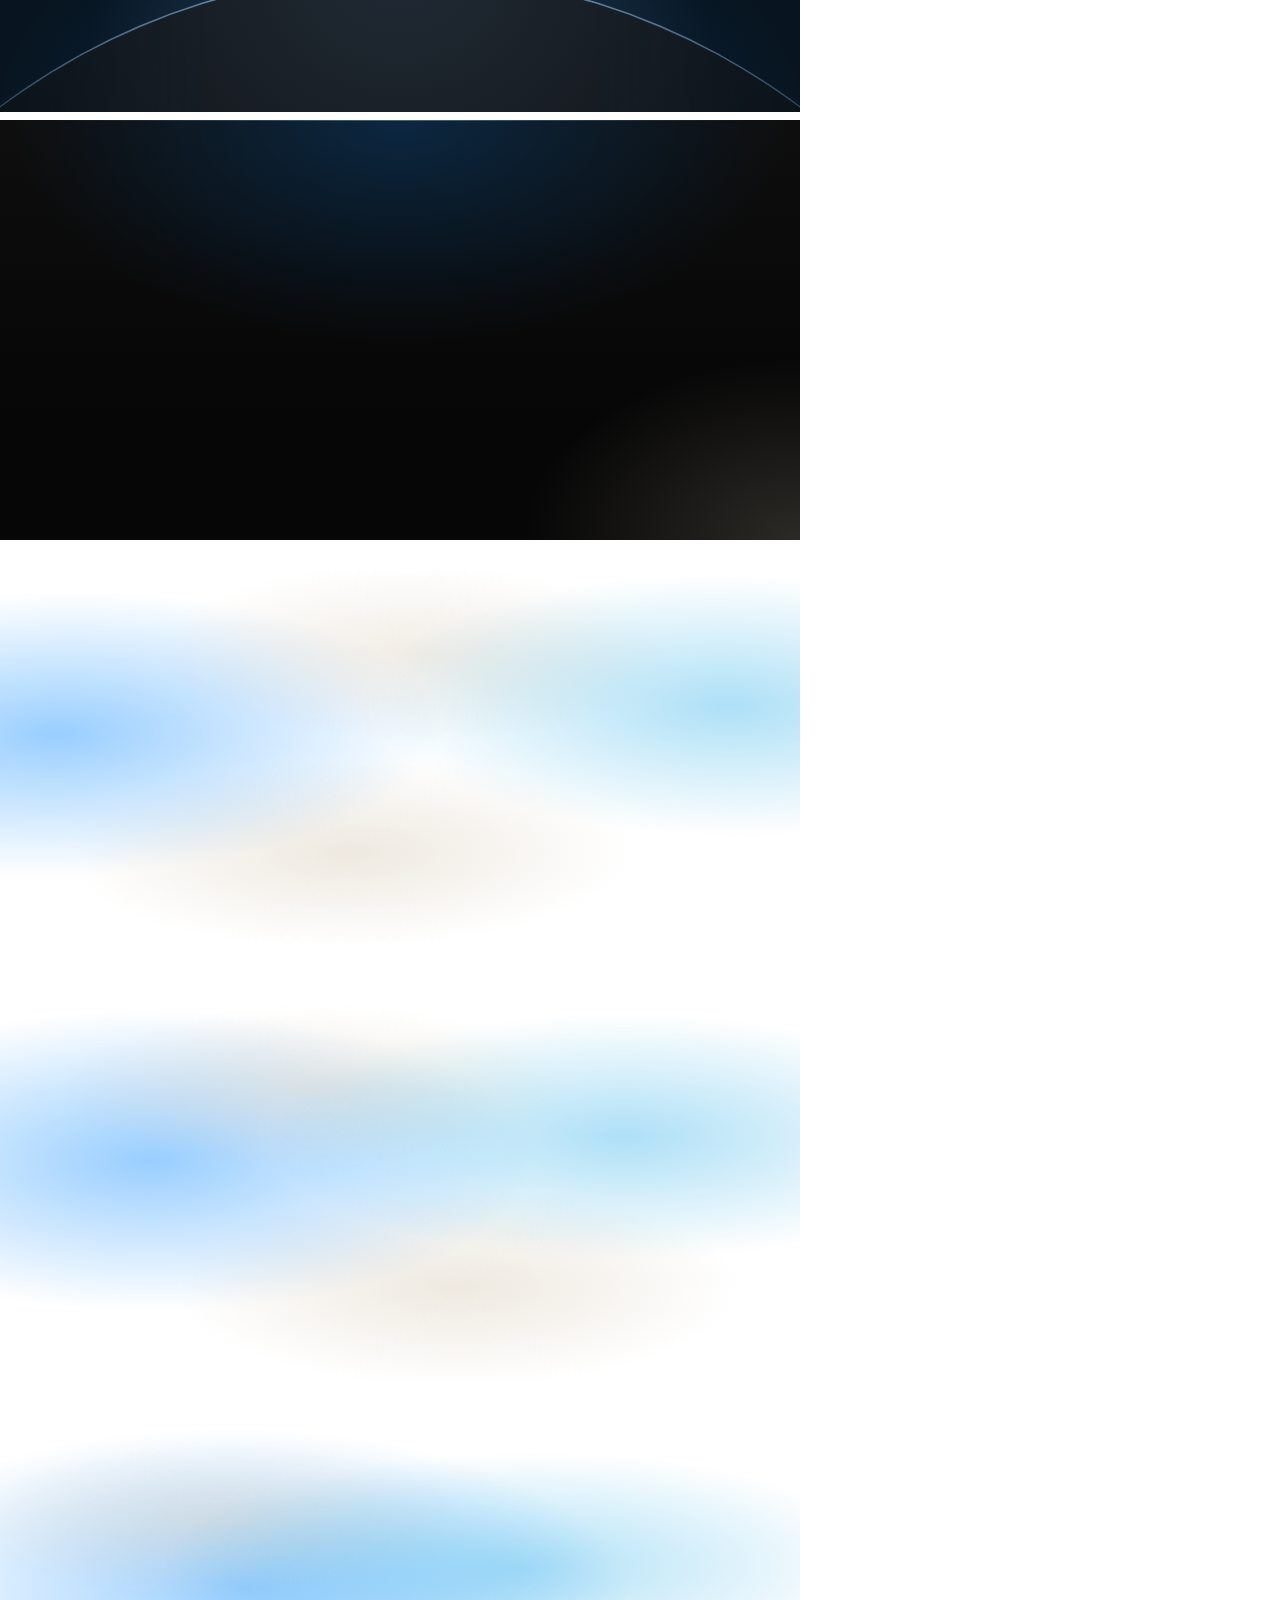
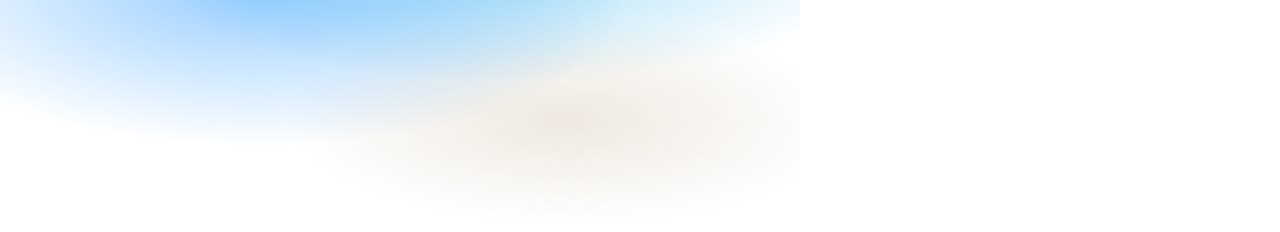
<file: .claude/skills/design-taste-frontend/assets/backgrounds/check.html>
<!doctype html>
<html lang="en" data-ground="sand">
<head>
<meta charset="utf-8">
<title>Backgrounds contrast check</title>
<!-- Every ground in a 800px box, for check.mjs: it sets a palette, screenshots the boxes and measures
     the ink and muted contrast on every pixel of each ground's text zone (index.json). The photograph
     grounds sit on a flat grey picture: #7c7c7c for the dark scrim, #d4d4d4 for the light one; and the worst case of the dark scrim: a white
     picture (white words on it). The light scrim is for pale photographs only. -->
<link rel="stylesheet" href="../system.css">
<link rel="stylesheet" href="backgrounds.css">
<style>body { margin: 0; width: 800px; } .box { width: 800px; margin: 0 0 8px; padding: 24px; font-size: 20px; } .pi, .pm { visibility: hidden; } .pi { color: var(--ink); } .pm { color: var(--muted); }  /* the liquid blobs held at the start, the middle and the end of their drift (the keyframes in backgrounds.css), so the text zone is measured where they stand under it */
  .at-start::before { animation: none; transform: translate3d(-7%, 0, 0) skewX(-7deg) scaleY(.94); } .at-start::after { animation: none; transform: translate3d(8%, 0, 0) skewX(6deg) scaleY(1.04); }
  .at-mid::before { animation: none; transform: translate3d(.5%, 0, 0) skewX(-.5deg) scaleY(.995); } .at-mid::after { animation: none; transform: translate3d(-.5%, 0, 0) scaleY(.98); }
  .at-end::before { animation: none; transform: translate3d(8%, 0, 0) skewX(6deg) scaleY(1.05); } .at-end::after { animation: none; transform: translate3d(-9%, 0, 0) skewX(-6deg) scaleY(.92); }
</style>
<script src="backgrounds.js" defer></script>
</head>
<body>
<div class="bg-mist box" data-g="mist" style="height:420px"><span class="pi">Ink</span> <span class="pm">Muted</span></div>
<div class="bg-halo box" data-g="halo" style="height:420px"><span class="pi">Ink</span> <span class="pm">Muted</span></div>
<div class="bg-grain box" data-g="grain" style="height:420px"><span class="pi">Ink</span> <span class="pm">Muted</span></div>
<div class="bg-paper box" data-g="paper" style="height:420px"><span class="pi">Ink</span> <span class="pm">Muted</span></div>
<div class="bg-dusk box" data-g="dusk" style="height:420px"><span class="pi">Ink</span> <span class="pm">Muted</span></div>
<div class="bg-topglow box" data-g="topglow" style="height:560px"><span class="pi">Ink</span> <span class="pm">Muted</span></div>
<div class="bg-ruled box" data-g="ruled" style="height:420px"><span class="pi">Ink</span> <span class="pm">Muted</span></div>
<div class="bg-dots box" data-g="dots" style="height:420px"><span class="pi">Ink</span> <span class="pm">Muted</span></div>
<div class="bg-arcs box" data-g="arcs" style="height:420px"><span class="pi">Ink</span> <span class="pm">Muted</span></div>
<div class="bg-band box" data-g="band" style="height:420px"><span class="pi">Ink</span> <span class="pm">Muted</span></div>
<div class="bg-field box" data-g="field" style="height:420px"><span class="pi">Ink</span> <span class="pm">Muted</span></div>
<div class="bg-band bg-tint box" data-g="band-tint" style="height:420px"><span class="pi">Ink</span> <span class="pm">Muted</span></div>
<div class="bg-field bg-tint box" data-g="field-tint" style="height:420px"><span class="pi">Ink</span> <span class="pm">Muted</span></div>
<div class="bg-photo box" data-g="photo" style="height:520px;--g-photo:linear-gradient(#7c7c7c,#7c7c7c)"><span class="pi">Ink</span> <span class="pm">Muted</span></div>
<div class="bg-photo bg-photo--left box" data-g="photo-left" style="height:520px;--g-photo:linear-gradient(#7c7c7c,#7c7c7c)"><span class="pi">Ink</span> <span class="pm">Muted</span></div>
<div class="bg-photo bg-photo--light box" data-g="photo-light" style="height:520px;--g-photo:linear-gradient(#d4d4d4,#d4d4d4)"><span class="pi">Ink</span> <span class="pm">Muted</span></div>
<div class="bg-photo box" data-g="photo-white" style="height:520px;--g-photo:linear-gradient(#fff,#fff)"><span class="pi">Ink</span> <span class="pm">Muted</span></div>
<div class="bg-photo bg-photo--left box" data-g="photo-left-white" style="height:520px;--g-photo:linear-gradient(#fff,#fff)"><span class="pi">Ink</span> <span class="pm">Muted</span></div>
<div class="bg-horizon box" data-g="horizon" style="height:640px"><span class="pi">Ink</span> <span class="pm">Muted</span></div>
<div class="bg-deep box" data-g="deep" style="height:420px"><span class="pi">Ink</span> <span class="pm">Muted</span></div>
<div class="bg-liquid box at-start" data-g="liquid" data-no-pause style="height:420px"><span class="pi">Ink</span> <span class="pm">Muted</span></div>
<div class="bg-liquid box at-mid" data-g="liquid-mid" data-no-pause style="height:420px"><span class="pi">Ink</span> <span class="pm">Muted</span></div>
<div class="bg-liquid box at-end" data-g="liquid-end" data-no-pause style="height:420px"><span class="pi">Ink</span> <span class="pm">Muted</span></div>

</body>
</html>
</file>
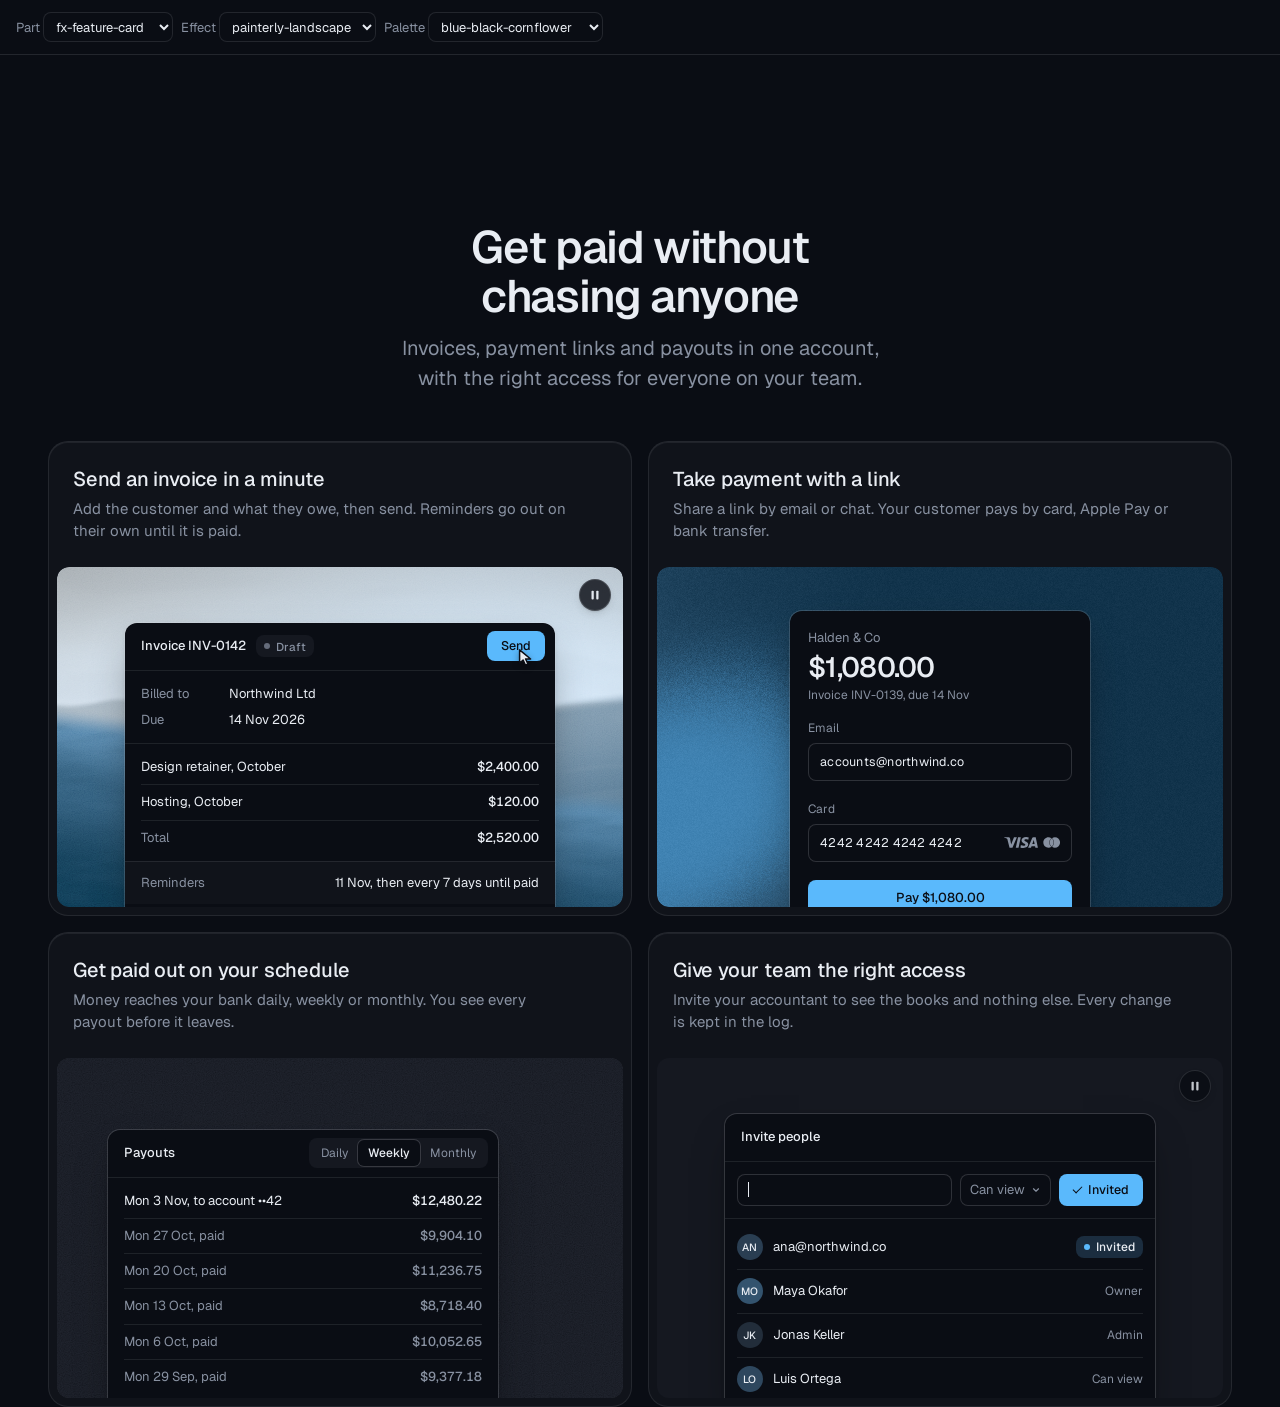
<file: .claude/skills/design-taste-frontend/assets/components/_lab.html>
<!doctype html>
<html lang="en" data-radius="soft">
<head>
<script>window.__tpGlMax = 16;   /* a gallery shows many live effects at once; a page of a site keeps the default 4 (fx.js) */</script>
<meta charset="utf-8">
<meta name="viewport" content="width=device-width, initial-scale=1">
<title>Component lab</title>
<link rel="preconnect" href="https://fonts.googleapis.com">
<link rel="preconnect" href="https://fonts.gstatic.com" crossorigin>
<link href="https://fonts.googleapis.com/css2?family=Geist:wght@100..900&family=Geist+Mono:wght@400..600&display=swap" rel="stylesheet">
<link rel="stylesheet" href="../system.css">
<link rel="stylesheet" href="./base.css">
<style>
  /* one component on its own, with a chosen effect (or object) and palette:
     _lab.html?c=fx-chart&fx=ruled-grounds&palette=white-link-blue&w=640 */
  :root { --font-display: "Geist", system-ui, sans-serif; --font-text: "Geist", system-ui, sans-serif; --font-mono: "Geist Mono", ui-monospace, monospace; --display-weight: 560; --display-tracking: -0.03em; }
  body { min-height: 100vh; margin: 0; }
  .bar { display: flex; flex-wrap: wrap; gap: 8px; align-items: center; padding: 12px 16px; border-bottom: 1px solid var(--line); font: 13px/1.4 var(--font-text); color: var(--muted); }
  .bar select { font: inherit; color: var(--ink); background: var(--bg); border: 1px solid var(--line); border-radius: var(--r-sm); height: 30px; padding: 0 8px; }
  .stage { padding: clamp(16px, 4vw, 48px); margin-inline: auto; }
</style>
</head>
<body>
<div class="bar">
  <label>Part <select id="c"></select></label>
  <label>Effect <select id="fx"></select></label>
  <label>Palette <select id="pal"></select></label>
</div>
<main class="stage" id="stage"></main>
<script type="module">
  import fx from '../effects/fx.js';
  const PARTS = ['fx-feature-card', 'fx-dither-object', 'fx-headline', 'fx-button', 'fx-prompt', 'fx-icon-tiles', 'fx-stat', 'fx-globe', 'fx-map', 'fx-chart', 'fx-bars', 'fx-band', 'fx-spotlight', 'fx-photo', 'fx-avatar', 'fx-search', 'fx-logos', 'fx-tabs', 'fx-pricing', 'fx-progress'];
  const PALETTES = {
    'blue-black-cornflower': { bg: '#0a0d14', surface: '#131824', ink: '#e9edf3', muted: '#8891a1', accent: '#5ab9fc', accentInk: '#0a0d14' },
    'graphite-safety-orange': { bg: '#18191b', surface: '#222427', ink: '#eff0f1', muted: '#9c9ea3', accent: '#ff4a1f', accentInk: '#18191b' },
    'white-link-blue': { bg: '#ffffff', surface: '#f4f4f4', ink: '#111111', muted: '#6b6b6b', accent: '#1a4be0', accentInk: '#ffffff' },
    'moss-sand': { bg: '#ddd6c6', surface: '#d2cab8', ink: '#2a2a26', muted: '#59574e', accent: '#4f6238', accentInk: '#ffffff' },
    'cobalt-field': { bg: '#0034eb', surface: '#002fd6', ink: '#ffffff', muted: '#dfe4f2', accent: '#e9e34a', accentInk: '#111111' },
  };
  const q = new URLSearchParams(location.search);
  const part = PARTS.includes(q.get('c')) ? q.get('c') : PARTS[0];
  const palId = PALETTES[q.get('palette')] ? q.get('palette') : 'blue-black-cornflower';
  const p = PALETTES[palId];
  const s = document.documentElement.style;
  const action = fx.color.contrast(p.accent, p.bg) >= 2.2 ? p.accent : p.ink;
  Object.entries({ '--p-bg': p.bg, '--p-surface': p.surface, '--p-ink': p.ink, '--p-muted': p.muted, '--p-accent': p.accent, '--p-accent-ink': p.accentInk, '--p-action': action, '--p-action-ink': action === p.accent ? p.accentInk : p.bg }).forEach(([k, v]) => s.setProperty(k, v));
  s.colorScheme = fx.color.isDark(p.bg) ? 'dark' : 'light';
  if (q.has('fallback')) fx.config.forceFallback = true;
  // one part at a time: at most 4 live WebGL contexts on this page
  fx.config.maxLive = 4;
  if (q.has('w')) document.getElementById('stage').style.maxWidth = q.get('w') + 'px';

  const base = `./${part}/`;
  const [meta, html, mod] = await Promise.all([fetch(base + 'meta.json').then(r => r.json()), fetch(base + 'component.html').then(r => r.text()), import(base + 'component.js')]);
  const link = Object.assign(document.createElement('link'), { rel: 'stylesheet', href: base + 'component.css' });
  document.head.append(link);
  await new Promise(r => { link.onload = link.onerror = r; });
  const choices = meta.effects?.length ? meta.effects : meta.objects || [];
  const chosen = choices.includes(q.get('fx')) ? q.get('fx') : meta.default;
  const stage = document.getElementById('stage');
  stage.innerHTML = html;
  const root = stage.firstElementChild;
  // the chosen effect goes where the part reads it: data-cx-object, data-cx-fill, or data-cx-effect on the root
  // the dither object: one figure set to the chosen object (one live object, as on a page); no caption under it
  if (meta.objects) {
    const fig = root.matches('[data-cx-object]') ? root : root.querySelector('[data-cx-object]');
    fig.dataset.cxObject = chosen;
    if (q.get('render') === 'studio') fig.dataset.cxRender = 'studio';
    fig.querySelector('.cx-obj__stage').removeAttribute('aria-label');
    fig.style.maxWidth = '720px';
  }
  // without ?fx= the markup keeps its own effects (the feature card mixes a landscape and a grain: setting
  // the default on every panel would paint the grain panel as a landscape too)
  else if (!choices.includes(q.get('fx'))) { /* as written */ }
  else if (root.querySelector('[data-cx-fill]')) root.querySelectorAll('[data-cx-fill]').forEach(el => { el.dataset.cxFill = chosen; });
  else if (root.querySelector('[data-cx-effect]')) root.querySelectorAll('[data-cx-effect]').forEach(el => { el.dataset.cxEffect = chosen; });
  else root.dataset.cxEffect = chosen;
  // the map draws its baked streets; an effect named with ?fx= shows its fallback ground (no map data) instead
  if (part === 'fx-map' && choices.includes(q.get('fx'))) delete root.dataset.cxMap;
  await document.fonts.ready;
  window.__part = mod.default(root);
  setTimeout(() => { document.documentElement.dataset.ready = '1'; }, 1200);

  const fill = (sel, list, cur, key) => {
    const el = document.getElementById(sel);
    el.innerHTML = list.map(v => `<option${v === cur ? ' selected' : ''}>${v}</option>`).join('');
    el.addEventListener('change', () => { q.set(key, el.value); if (key === 'c') q.delete('fx'); location.search = q.toString(); });
  };
  fill('c', PARTS, part, 'c');
  // a part whose default is none (the map's streets, the photograph as it is) lists none first, so the
  // select never shows an effect that is not on
  fill('fx', meta.default === 'none' ? ['none', ...choices] : choices, chosen, 'fx');
  fill('pal', Object.keys(PALETTES), palId, 'palette');
</script>
</body>
</html>
</file>
<file: css/style.css>
/* =========================================================
   EMESE: print-shop palette, paper + process inks (CMYK)
   ========================================================= */
:root {
  /* fixed: process inks, registration black, proof white */
  --paper: #ffffff;
  --ink: #000000;
  --c: #00a3e0;
  --m: #e6007e;
  --y: #ffe500;

  /* light: warm paper, like the store banner */
  --bg: #f1eee8;
  --surface: #e5e0d6;
  --sheet: #fbfaf6;
  --fg: #111111;
  --fg-soft: #4a463f;
  --line: rgba(17, 17, 17, .14);
  --edge: #111111;
  --block: #121212;         /* the dark blocks: studio, strip and footer */
  --cord: #d8cdb6;          /* the hang tags' twine */
  --twill-dark: repeating-linear-gradient(45deg, rgba(255,255,255,.05) 0 1px, transparent 1px 7px);
  --twill-light: repeating-linear-gradient(45deg, rgba(0,0,0,.04) 0 1px, transparent 1px 7px);
  --block-line: transparent;
  --ok: #0a7a43;
  --bad: #c4002f;
  --grain: .25;

  --f-display: "Alexandria", "IBM Plex Sans Arabic", system-ui, sans-serif;
  --f-body: "IBM Plex Sans Arabic", "Alexandria", system-ui, sans-serif;
  --f-brand: "DM Serif Display", Georgia, serif;

  --r: 22px;
  --gutter: clamp(16px, 4vw, 56px);
  --max: 1240px;
  --ease: cubic-bezier(.2, .8, .2, 1);
  color-scheme: light;
}
:root[data-theme="dark"] {
  /* the banner's dark side */
  --bg: #121212;
  --surface: #1f1f1e;
  --sheet: #1b1b1a;
  --fg: #f2f0ec;
  --fg-soft: #b9b4ab;
  --line: rgba(242, 240, 236, .15);
  --edge: #f2f0ec;
  --block: #0b0b0b;
  --block-line: rgba(242, 240, 236, .12);
  --ok: #4fd18b;
  --bad: #ff5f7e;
  --grain: 0;
  color-scheme: dark;
}
* { box-sizing: border-box; }
html { scroll-behavior: smooth; -webkit-text-size-adjust: 100%; overflow-x: clip; }
body {
  margin: 0;
  background: var(--bg);
  color: var(--fg);
  font-family: var(--f-body);
  font-size: 17px;
  line-height: 1.8;
  overflow-x: clip;
  transition: background-color .4s var(--ease), color .4s var(--ease);
  touch-action: manipulation;
  -webkit-tap-highlight-color: transparent;
}
/* paper grain */
body::before {
  content: "";
  position: fixed; inset: 0;
  pointer-events: none; z-index: 100;
  opacity: var(--grain); mix-blend-mode: multiply;
  background-image: url("data:image/svg+xml;utf8,<svg xmlns='http://www.w3.org/2000/svg' width='160' height='160'><filter id='n'><feTurbulence type='fractalNoise' baseFrequency='.9' numOctaves='2' stitchTiles='stitch'/><feColorMatrix values='0 0 0 0 0  0 0 0 0 0  0 0 0 0 0  0 0 0 .08 0'/></filter><rect width='100%' height='100%' filter='url(%23n)'/></svg>");
}
::selection { background: var(--m); color: #fff; }
img, svg, canvas { display: block; max-width: 100%; }
a { color: inherit; }
/* Arabic display type has tall ascenders and deep descenders: give lines room. */
h1, h2, h3 { font-family: var(--f-display); line-height: 1.35; margin: 0; text-wrap: balance; }
.visually-hidden { position: absolute !important; width: 1px; height: 1px; padding: 0; margin: -1px; overflow: hidden; clip: rect(0 0 0 0); white-space: nowrap; border: 0; }
[hidden] { display: none !important; }
main [id], .everything [id] { scroll-margin-top: 84px; }
p { margin: 0; }
:focus-visible { outline: 3px solid var(--m); outline-offset: 3px; border-radius: 6px; }

.skip { position: absolute; inset-inline-start: -9999px; top: 8px; z-index: 200; background: var(--fg); color: var(--bg); padding: 8px 14px; border-radius: 8px; }
.skip:focus { inset-inline-start: 8px; }

/* ---------- buttons ---------- */
.btn {
  --b-bg: var(--fg); --b-fg: var(--bg); --b-bd: var(--fg); --b-sh: var(--m);
  display: inline-flex; align-items: center; justify-content: center; gap: .5em;
  font: 700 16px/1 var(--f-display);
  padding: 16px 26px; border-radius: 999px;
  background: var(--b-bg); color: var(--b-fg);
  border: 2px solid var(--b-bd);
  text-decoration: none; cursor: pointer;
  transition: background-color .2s, color .2s, border-color .2s;
}
.btn:hover { --b-bg: var(--m); --b-bd: var(--m); --b-fg: #fff; }
.btn:active { transform: translateY(1px); }
.btn:disabled { opacity: .55; cursor: progress; }
.btn-ghost { --b-bg: transparent; --b-fg: var(--fg); }
.btn-ghost:hover { --b-bg: var(--fg); --b-bd: var(--fg); --b-fg: var(--bg); }
.btn-y { --b-bg: var(--y); --b-fg: var(--ink); --b-bd: var(--y); }
.btn-ghost-light { --b-bg: transparent; --b-fg: var(--paper); --b-bd: rgba(255,255,255,.5); }
.btn-ghost-light:hover { --b-bg: var(--paper); --b-fg: var(--ink); --b-bd: var(--paper); }
.btn-sm { padding: 11px 20px; font-size: 15px; }
.btn-block { width: 100%; }


/* ---------- header ---------- */
.nav {
  position: sticky; top: 0; z-index: 50;
  display: flex; align-items: center; justify-content: space-between; gap: 16px;
  /* clear the notch and rounded corners on phones (viewport-fit=cover) */
  padding: calc(14px + env(safe-area-inset-top)) max(var(--gutter), env(safe-area-inset-right)) 14px max(var(--gutter), env(safe-area-inset-left));
  background: color-mix(in srgb, var(--bg) 84%, transparent);
  backdrop-filter: blur(12px); -webkit-backdrop-filter: blur(12px);
  border-bottom: 1px solid var(--line);
}
.brand { display: inline-flex; align-items: baseline; text-decoration: none; direction: ltr; }
.brand-word { font: 400 31px/1 var(--f-brand); letter-spacing: -.01em; }
.brand-dot { display: inline-block; width: 7px; height: 7px; margin-inline-start: 3px; background: var(--m); border-radius: 50%; }
.nav-links { display: flex; gap: 28px; }
.nav-links a { text-decoration: none; font-weight: 500; position: relative; }
.nav-links a::after { content: ""; position: absolute; inset-inline: 0; bottom: -2px; height: 2px; background: var(--m); transform: scaleX(0); transition: transform .3s var(--ease); }
.nav-links a:hover::after { transform: scaleX(1); }
.nav-actions { display: flex; align-items: center; gap: 10px; }
.lang-toggle {
  min-width: 42px; height: 42px; padding: 0 12px; border-radius: 999px;
  background: transparent; color: var(--fg); border: 1.5px solid var(--line); cursor: pointer;
  font: 700 14px/1 var(--f-display); letter-spacing: .04em;
  transition: border-color .2s, background .2s;
}
.lang-toggle:hover { border-color: var(--fg); }
.theme-toggle {
  width: 42px; height: 42px; border-radius: 50%; display: grid; place-items: center;
  background: transparent; color: var(--fg); border: 1.5px solid var(--line); cursor: pointer;
  transition: border-color .2s, transform .4s var(--ease);
}
.theme-toggle:hover { border-color: var(--fg); transform: rotate(-20deg); }
.theme-toggle svg { width: 20px; height: 20px; fill: none; stroke: currentColor; stroke-width: 1.8; stroke-linecap: round; stroke-linejoin: round; }
.theme-toggle .i-moon { display: none; }
:root[data-theme="dark"] .theme-toggle .i-sun { display: none; }
:root[data-theme="dark"] .theme-toggle .i-moon { display: block; }
.nav-cta { white-space: nowrap; }
.menu-toggle {
  display: none; width: 42px; height: 42px; border-radius: 50%; padding: 0;
  background: var(--fg); color: var(--bg); border: 0; cursor: pointer;
  flex-direction: column; align-items: center; justify-content: center; gap: 4px;
}
.menu-toggle span { display: block; width: 17px; height: 2px; border-radius: 2px; background: currentColor; transition: transform .3s var(--ease), opacity .2s; }
.menu-toggle[aria-expanded="true"] span:nth-child(1) { transform: translateY(6px) rotate(45deg); }
.menu-toggle[aria-expanded="true"] span:nth-child(2) { opacity: 0; }
.menu-toggle[aria-expanded="true"] span:nth-child(3) { transform: translateY(-6px) rotate(-45deg); }
.menu-sheet {
  position: fixed; inset: 0; z-index: 49; padding: calc(96px + env(safe-area-inset-top)) var(--gutter) calc(28px + env(safe-area-inset-bottom));
  background: var(--bg); display: flex; flex-direction: column; gap: 28px; overflow-y: auto;
}
.menu-sheet[hidden] { display: none; }
.menu-links { display: grid; }
.menu-links a { padding: 16px 0; border-bottom: 1px solid var(--line); text-decoration: none; font: 800 clamp(26px, 7vw, 34px)/1.2 var(--f-display); }
:root.menu-open { overflow: hidden; }
@media (max-width: 860px) {
  .nav-links, .nav-cta { display: none; }
  .menu-toggle { display: flex; }
  .nav-actions { gap: 8px; }
}
@media (max-width: 360px) { .brand-word { font-size: 27px; } .nav { gap: 8px; } .nav-actions { gap: 6px; } }

/* ---------- shared type ---------- */
.section { padding: clamp(80px, 12vw, 150px) var(--gutter); max-width: var(--max); margin: 0 auto; }
.section-head { margin-bottom: clamp(40px, 6vw, 72px); max-width: 760px; }
.section-head h2, .studio-head h2 { font-size: clamp(36px, 5.6vw, 70px); font-weight: 900; line-height: 1.55; }
.sub { margin-top: 24px; font-size: clamp(17px, 1.6vw, 20px); color: var(--fg-soft); max-width: 560px; }

[lang="en"] .hero h1 { font-size: clamp(38px, 4.5vw, 68px); line-height: 1.08; letter-spacing: -.02em; }
[lang="en"] .step h3::before { content: counter(s); }
[lang="en"] .section-head h2, [lang="en"] .studio-head h2 { line-height: 1.15; letter-spacing: -.02em; }
[lang="en"] .step h3, [lang="en"] .m-name { line-height: 1.25; }

/* =========================================================
   HERO
   ========================================================= */
.hero {
  display: grid; grid-template-columns: 1.15fr 1fr; align-items: center; gap: clamp(32px, 5vw, 72px);
  min-height: calc(100svh - 70px);
  padding: 48px var(--gutter) 72px;
  max-width: 1360px; margin: 0 auto;
}
.hero h1 { font-size: clamp(42px, 6.8vw, 96px); font-weight: 900; line-height: 1.65; }
.press { display: grid; }
.press > span { grid-area: 1 / 1; }
.press .dot { color: var(--m); font-weight: inherit; }
.plate { mix-blend-mode: multiply; opacity: 0; pointer-events: none; }
.press.registered .plate { visibility: hidden; animation: none; }
.plate .dot { color: inherit; }
.plate-c { color: var(--c); --dx: -.075em; --dy: -.045em; }
.plate-m { color: var(--m); --dx: .06em; --dy: .035em; }
.plate-y { color: var(--y); --dx: .02em; --dy: -.07em; }
:root[data-theme="dark"] .plate { mix-blend-mode: screen; }
@media (prefers-reduced-motion: no-preference) {
  .plate { animation: plate-in .2s ease forwards, register 1s .35s var(--ease) both, plate-out .45s 1.45s ease forwards; }
  .press-ink { animation: ink-in .45s 1.3s ease both; }
}
@keyframes plate-in { to { opacity: 1; } }
@keyframes register { from { transform: translate(var(--dx), var(--dy)); } to { transform: none; } }
@keyframes plate-out { from { opacity: 1; } to { opacity: 0; } }
@keyframes ink-in { from { opacity: 0; } to { opacity: 1; } }

/* "try your logo": the one control that turns the whole page into the visitor's proof */
.brand-try { margin-top: 34px; display: grid; gap: 8px; justify-items: start; max-width: 520px; }
.brand-pick {
  display: inline-flex; align-items: center; gap: 12px; cursor: pointer;
  font: 700 16px/1.3 var(--f-display); padding: 10px 18px 10px 12px; border-radius: 999px;
  background: var(--sheet); color: var(--fg); border: 2px dashed var(--fg);
  transition: border-color .2s, background-color .2s;
}
[dir="rtl"] .brand-pick { padding: 10px 12px 10px 18px; }
.brand-pick:hover { border-style: solid; }
.brand-pick:focus-within { outline: 3px solid var(--m); outline-offset: 3px; }
.brand-swatch { display: inline-flex; }
.brand-swatch i { width: 14px; height: 14px; border-radius: 50%; mix-blend-mode: multiply; margin-inline-start: -5px; }
.brand-swatch i:first-child { margin-inline-start: 0; background: var(--c); }
.brand-swatch i:nth-child(2) { background: var(--m); }
.brand-swatch i:nth-child(3) { background: var(--y); }
.brand-try.on .brand-pick { border-style: solid; }
.brand-reset { background: none; border: 0; padding: 4px 0; color: var(--fg); font: 600 14px var(--f-display); text-decoration: underline; text-underline-offset: 4px; cursor: pointer; }
.brand-note { font-size: 14px; color: var(--fg-soft); line-height: 1.6; }
.brand-status { font: 600 14px/1.5 var(--f-display); min-height: 1.5em; }
.brand-status.busy::before { content: ""; display: inline-block; width: 10px; height: 10px; border-radius: 50%; background: var(--m); margin-inline-end: 8px; animation: blink 1s ease-in-out infinite alternate; }
@keyframes blink { to { opacity: .2; } }
.proof-photo.drop { outline: 3px dashed var(--m); outline-offset: 4px; }
.lead { margin-top: 30px; font-size: clamp(17px, 1.5vw, 20px); color: var(--fg-soft); max-width: 560px; }
.hero-cta { display: flex; gap: 12px; flex-wrap: wrap; margin-top: 38px; }

/* Bento: the products, big, the logo already on them */
.hero { grid-template-columns: minmax(0, .9fr) minmax(0, 1.1fr); }
.bento {
  display: grid; grid-template-columns: 1.35fr 1fr 1fr; grid-template-rows: 1fr 1fr; gap: 12px;
  width: 100%; height: min(72svh, 640px); min-height: 440px;
}
.tile {
  position: relative; overflow: hidden; border-radius: 22px; background: #c9c4bb; display: block;
  isolation: isolate; text-decoration: none; color: var(--ink);
}
.tile-big { grid-row: 1 / span 2; }
.tile img { width: 100%; height: 100%; object-fit: cover; transition: transform .7s var(--ease); }
.tile:hover img { transform: scale(1.03); }
.tile img { position: absolute; inset: 0; }
.tile img.in { animation: tile-swap .9s var(--ease) both; }
@keyframes tile-swap { from { opacity: 0; transform: scale(1.06); } to { opacity: 1; transform: none; } }
.bento-dots { display: flex; gap: 6px; justify-content: center; margin-top: -8px; grid-column: 2; direction: ltr; }
.bento-dots button { width: 26px; height: 26px; padding: 0; border: 0; background: none; cursor: pointer; display: grid; place-items: center; }
.bento-dots button::before { content: ""; width: 18px; height: 4px; border-radius: 4px; background: var(--line); transition: background .3s, width .3s var(--ease); }
.bento-dots button[aria-current="true"]::before { background: var(--fg); width: 30px; }
.tile-name {
  position: absolute; bottom: 12px; inset-inline-start: 12px; font: 700 13px/1 var(--f-display);
  background: rgba(255,255,255,.86); padding: 8px 12px; border-radius: 999px;
  backdrop-filter: blur(8px); -webkit-backdrop-filter: blur(8px); transition: background .2s, color .2s;
}
.tile:hover .tile-name { background: var(--ink); color: #fff; }
.tile-big .tile-name { font-size: 14px; padding: 10px 14px; bottom: 16px; inset-inline-start: 16px; }
.tile:focus-visible { outline: 3px solid var(--m); outline-offset: 3px; }
.bento.drop { outline: 3px dashed var(--m); outline-offset: 6px; border-radius: 24px; }
/* one entrance on load: the words, then the photos one by one */
@media (prefers-reduced-motion: no-preference) {
  [data-enter] > * { animation: rise .8s var(--ease) both; }
  [data-enter] > :nth-child(2) { animation-delay: .06s; } [data-enter] > :nth-child(3) { animation-delay: .14s; }
  [data-enter] > :nth-child(4) { animation-delay: .2s; } [data-enter] > :nth-child(5) { animation-delay: .26s; }
  .tile { animation: tile-in .9s var(--ease) both; animation-delay: calc(.15s + var(--i) * .08s); }
}
@keyframes rise { from { opacity: 0; transform: translateY(14px); } }
@keyframes tile-in { from { opacity: 0; transform: translateY(18px) scale(.98); } }
@media (max-width: 900px) {
  .hero { grid-template-columns: 1fr; min-height: auto; padding-top: 28px; }
  .bento { grid-template-columns: 1fr 1fr; grid-template-rows: auto; height: auto; min-height: 0; margin-top: 30px; gap: 10px; }
  .tile { aspect-ratio: 1; border-radius: 18px; }
  .tile-big { grid-column: 1 / span 2; grid-row: auto; }
  .bento-dots { grid-column: auto; }
}

/* ---------- section kicker, with the three print-colour marks from the banner ---------- */
.kicker { display: inline-flex; align-items: center; gap: 10px; font: 700 14px/1.4 var(--f-display); color: var(--fg-soft); margin-bottom: 18px; letter-spacing: .01em; }
.cmy { display: inline-flex; gap: 3px; direction: ltr; }
.cmy i { width: 10px; height: 10px; background: var(--c); }
.cmy i:nth-child(2) { background: var(--m); }
.cmy i:nth-child(3) { background: var(--y); }
.studio .kicker { color: rgba(255,255,255,.65); }

/* ---------- measuring tape ---------- */
.tape {
  --tick: #1a1a1a;
  position: relative; height: 30px; background: var(--y); overflow: hidden; direction: ltr; pointer-events: none;
  background-image:
    repeating-linear-gradient(90deg, var(--tick) 0 1.3px, transparent 1.3px 80px),
    repeating-linear-gradient(90deg, var(--tick) 0 1px, transparent 1px 40px),
    repeating-linear-gradient(90deg, var(--tick) 0 .8px, transparent .8px 8px);
  background-size: 100% 13px, 100% 9px, 100% 6px; background-repeat: repeat-x; background-position: 0 0;
  box-shadow: 0 8px 16px -6px rgba(0,0,0,.28), inset 0 -2px 0 rgba(0,0,0,.14);
}
.tape-n { position: absolute; inset: auto 0 4px 0; display: flex; white-space: nowrap; }
.tape-n b { flex: none; width: 80px; font: 700 10px/1 var(--f-display); color: var(--tick); text-align: start; padding-inline-start: 3px; translate: -6px 0; }
.tape-rule { width: 106%; margin: clamp(10px, 3vw, 30px) -3% clamp(40px, 6vw, 70px); transform: rotate(-1.4deg); }

/* ---------- the techniques strip ---------- */
.marquee { background: var(--twill-dark), var(--block); color: var(--paper); overflow: hidden; padding: 20px 0; border-block: 1px solid rgba(255,255,255,.08); }
.mq-track { display: flex; width: max-content; direction: ltr; }
.mq-row { display: flex; align-items: center; gap: 28px; padding-inline-end: 28px; flex: none; }
.mq-row span { font: 800 clamp(18px, 2.3vw, 28px)/1.2 var(--f-display); white-space: nowrap; }
.mq-row i { width: 12px; height: 12px; border-radius: 50%; background: var(--m); flex: none; }
.mq-row i:nth-of-type(3n + 1) { background: var(--c); }
.mq-row i:nth-of-type(3n + 2) { background: var(--y); }
/* runs on every device (phones included); only a real mouse hover pauses it, never a tap */
.marquee { direction: ltr; }
.mq-track { animation: mq 46s linear infinite; will-change: transform; }
@media (hover: hover) and (pointer: fine) {
  .marquee:hover .mq-track { animation-play-state: paused; }
}
@media (prefers-reduced-motion: reduce) { .mq-track { animation-duration: 90s; } }
@keyframes mq { to { transform: translateX(-50%); } }

/* =========================================================
   PRODUCTS
   ========================================================= */
.grid { display: grid; gap: 18px; }
.products { grid-template-columns: repeat(auto-fill, minmax(260px, 1fr)); gap: clamp(36px, 4vw, 56px) clamp(20px, 2.4vw, 32px); }
.products { gap: clamp(28px, 3vw, 40px) clamp(16px, 2vw, 24px); }
.card { position: relative; }
.card-photo, .card-wild { display: flex; flex-direction: column; }
.card-photo .card-img { transition: transform .7s var(--ease); }
.card-photo { border-radius: 20px; }
.card-photo:hover .card-img { transform: scale(1.03); }
.card-photo > .card-img { border-radius: 20px; }
.card-photo { overflow: visible; }
.card-img {
  display: block; width: 100%; height: auto; aspect-ratio: 1; object-fit: cover;
  border-radius: 20px; margin-bottom: 18px; background: #c9c4bb;
}
/* the photo zooms inside its own frame */
.card-photo { --frame: 20px; }
.card-photo::before { content: none; }
.card h3 { font-size: 21px; font-weight: 800; margin-bottom: 8px; line-height: 1.45; }
.card p { color: var(--fg-soft); font-size: 15.5px; max-width: 46ch; }
/* methods read as a plain list under the caption */
.chips { list-style: none; padding: 0; margin: 12px 0 0; display: flex; flex-wrap: wrap; font: 600 14px/1.6 var(--f-display); color: var(--fg); }
.chips li + li::before { content: "، "; }
[lang="en"] .chips li + li::before { content: ", "; }
/* the tag's coloured band: try it in 3D */
.tag-try {
  position: absolute; top: 14px; inset-inline-end: 14px; z-index: 2;
  display: inline-flex; align-items: center; gap: 6px; padding: 10px 14px; border: 0; border-radius: 999px; cursor: pointer;
  font: 700 13px/1 var(--f-display); background: rgba(255,255,255,.9); color: var(--ink);
  backdrop-filter: blur(8px); -webkit-backdrop-filter: blur(8px); transition: background .2s, color .2s, transform .2s;
}
.tag-try::after { content: "←"; font-size: 14px; }
[dir="ltr"] .tag-try::after { content: "→"; }
.tag-try:hover { background: var(--ink); color: #fff; transform: translateY(-1px); }
.card-wild { color: var(--paper); min-height: 320px; padding: 28px; border-radius: 20px; background: var(--twill-dark), var(--block); justify-content: flex-end; }
.card-wild .ico { width: 54px; height: 54px; fill: none; stroke: var(--paper); stroke-width: 2.4; stroke-linecap: round; stroke-linejoin: round; margin-bottom: auto; }
.card-wild p { color: rgba(255,255,255,.75); }
.link { display: inline-block; margin-top: 18px; font: 700 16px var(--f-display); color: var(--y); text-decoration: underline; text-underline-offset: 5px; }
.link:hover { color: var(--paper); }
.card-photo .link { color: var(--fg); text-decoration-color: var(--m); text-decoration-thickness: 2px; margin-top: 12px; }
.card-photo .link:hover { color: var(--m); }

/* ---------- the full range ---------- */
.everything { margin-top: clamp(70px, 9vw, 120px); }
.ev-head { max-width: 720px; margin-bottom: 28px; }
.ev-title { font-size: clamp(30px, 4.4vw, 54px); font-weight: 900; line-height: 1.45; }
[lang="en"] .ev-title { line-height: 1.15; }
.ev-bar { display: flex; flex-wrap: wrap; align-items: center; justify-content: space-between; gap: 14px; padding: 16px 0; border-block: 2px solid var(--fg); background: var(--bg); }
@media (min-width: 900px) { .ev-bar { position: sticky; top: 70px; z-index: 5; } }
@media (max-width: 700px) {
  .ev-filters { flex-wrap: nowrap; overflow-x: auto; scrollbar-width: none; margin-inline: calc(var(--gutter) * -1); padding-inline: var(--gutter); width: calc(100% + var(--gutter) * 2); }
  .ev-filters::-webkit-scrollbar { display: none; }
  .ev-chip { flex: none; }
}
.ev-filters { display: flex; flex-wrap: wrap; gap: 8px; }
.ev-chip {
  display: inline-flex; align-items: center; gap: 7px;
  font: 600 14px/1 var(--f-display); color: var(--fg); background: transparent;
  border: 1.5px solid var(--line); border-radius: 999px; padding: 9px 13px; cursor: pointer;
  transition: background .2s, border-color .2s, color .2s;
}
.ev-chip small { font: 700 11px/1 var(--f-display); opacity: .55; }
.ev-chip:hover { border-color: var(--fg); }
.ev-chip[aria-pressed="true"] { background: var(--fg); color: var(--bg); border-color: var(--fg); }
.ev-count { font: 600 13px var(--f-display); color: var(--fg-soft); }
.ev-groups { columns: 3 300px; column-gap: 34px; padding-top: 30px; }
.ev-group { break-inside: avoid; margin-bottom: 34px; scroll-margin-top: 92px; }
@media (min-width: 900px) { .ev-group { scroll-margin-top: 200px; } }
.ev-group h3 { font-size: 20px; font-weight: 800; display: flex; align-items: center; gap: 10px; margin-bottom: 8px; line-height: 1.5; }
.ev-group h3 span { font: 700 11px/1 var(--f-display); padding: 5px 8px; border-radius: 999px; background: var(--surface); color: var(--fg-soft); }
.ev-group ul { list-style: none; margin: 0; padding: 0; }
.ev-note { margin: 0 0 6px; font-size: 14px; line-height: 1.6; color: var(--fg-soft); }
.ev-group li { display: grid; grid-template-columns: 1fr auto; align-items: center; gap: 4px 10px; padding: 11px 0; border-bottom: 1px solid var(--line); }
.ev-name { font-weight: 600; font-size: 16px; line-height: 1.5; }
.ev-tags { grid-column: 1; display: flex; flex-wrap: wrap; gap: 4px; }
.ev-tags i { font: 600 11px/1 var(--f-display); font-style: normal; color: var(--fg-soft); background: var(--surface); padding: 4px 7px; border-radius: 6px; }
.ev-tags i.on { background: var(--y); color: var(--ink); }
.ev-try {
  grid-column: 2; grid-row: 1 / span 2; align-self: center;
  font: 700 12.5px/1 var(--f-display); color: var(--ink); background: var(--y);
  border: 0; border-radius: 999px; padding: 9px 12px; cursor: pointer; white-space: nowrap;
}
.ev-try:hover { background: var(--m); color: #fff; }
.ev-more { margin: 0; color: var(--fg-soft); }
.ev-more a { color: var(--fg); font-weight: 700; text-underline-offset: 4px; }

/* collapsed by default: group names + one button; the list opens underneath */
.ev-teaser {
  display: flex; flex-wrap: wrap; align-items: center; justify-content: space-between; gap: 18px 28px;
  padding: 22px 0; border-block: 2px solid var(--fg);
}
.ev-peek { list-style: none; margin: 0; padding: 0; display: flex; flex-wrap: wrap; gap: 8px; flex: 1 1 520px; }
.ev-peek button {
  display: inline-flex; align-items: center; gap: 7px; cursor: pointer;
  font: 600 14px/1 var(--f-display); color: var(--fg); background: var(--surface);
  border: 1.5px solid transparent; border-radius: 999px; padding: 9px 13px;
  transition: border-color .2s, background .2s;
}
.ev-peek button small { font: 700 11px/1 var(--f-display); opacity: .55; }
.ev-peek button:hover { border-color: var(--fg); background: transparent; }
.ev-toggle {
  flex: none; display: inline-flex; align-items: center; gap: 12px; cursor: pointer;
  font: 800 17px/1 var(--f-display); color: var(--ink); background: var(--y);
  border: 2px solid var(--ink); border-radius: 999px; padding: 15px 22px;
  transition: transform .25s var(--ease), box-shadow .25s var(--ease), background .2s;
}
.ev-toggle:hover { transform: translate(3px, -3px); box-shadow: -4px 4px 0 0 var(--m); }
.ev-toggle small { font: 700 12px/1 var(--f-display); padding: 5px 8px; border-radius: 999px; background: var(--ink); color: var(--y); }
.ev-toggle .chev, .ev-close::after {
  width: 9px; height: 9px; border: solid currentColor; border-width: 0 2.5px 2.5px 0;
  transform: translateY(-3px) rotate(45deg); transition: transform .35s var(--ease);
}
.ev-toggle .chev { display: inline-block; }
.everything.open .ev-toggle { background: transparent; color: var(--fg); border-color: var(--fg); }
.everything.open .ev-toggle small { background: var(--fg); color: var(--bg); }
.everything.open .ev-toggle .chev { transform: translateY(2px) rotate(-135deg); }
@media (max-width: 700px) {
  .ev-peek { flex-wrap: nowrap; overflow-x: auto; scrollbar-width: none; margin-inline: calc(var(--gutter) * -1); padding-inline: var(--gutter); width: calc(100% + var(--gutter) * 2); flex-basis: auto; }
  .ev-peek::-webkit-scrollbar { display: none; }
  .ev-peek li { flex: none; }
  .ev-toggle { width: 100%; justify-content: center; }
}
.ev-body { display: grid; grid-template-rows: 0fr; transition: grid-template-rows .55s var(--ease); }
.ev-body-inner { min-height: 0; overflow: hidden; overflow: clip; opacity: 0; transition: opacity .35s var(--ease); }
.everything.open .ev-body { grid-template-rows: 1fr; }
.everything.open .ev-body-inner { opacity: 1; }
.everything.open .ev-teaser { border-bottom-color: transparent; padding-bottom: 6px; }
.ev-foot { display: flex; flex-wrap: wrap; align-items: center; justify-content: space-between; gap: 14px; padding: 18px 0 4px; border-top: 2px solid var(--fg); }
.ev-close {
  display: inline-flex; align-items: center; gap: 10px; cursor: pointer;
  font: 700 14px/1 var(--f-display); color: var(--fg); background: transparent;
  border: 1.5px solid var(--line); border-radius: 999px; padding: 11px 16px;
}
.ev-close::after { content: ""; display: inline-block; transform: translateY(2px) rotate(-135deg); }
.ev-close:hover { border-color: var(--fg); }
@media (prefers-reduced-motion: reduce) { .ev-body, .ev-body-inner { transition: none; } }

/* =========================================================
   STUDIO (3D): dark in both themes
   ========================================================= */
.studio {
  background: var(--block); color: var(--paper);
  padding: clamp(80px, 11vw, 140px) var(--gutter);
  border-radius: clamp(24px, 4vw, 48px);
  border: 1px solid var(--block-line);
  margin: 0 clamp(8px, 1.5vw, 20px);
  position: relative; overflow: hidden;
}
.studio::before {
  content: ""; position: absolute; inset: 0; pointer-events: none;
  background: var(--twill-dark), radial-gradient(ellipse at 60% 30%, rgba(255,255,255,.06), transparent 60%);
}
.studio-head { max-width: var(--max); margin: 0 auto 48px; position: relative; }
.studio-head .sub { color: rgba(255,255,255,.7); }
.studio-launch {
  max-width: var(--max); margin: 0 auto; position: relative;
  display: flex; flex-wrap: wrap; align-items: center; gap: 18px 26px;
}
.btn-lg { padding: 20px 34px; font-size: 18px; }
.launch-thumbs { display: flex; }
.launch-thumbs img { width: 54px; height: 54px; border-radius: 50%; object-fit: cover; border: 3px solid var(--block); margin-inline-start: -14px; background: #3a3631; }
.launch-thumbs img:first-child { margin-inline-start: 0; }
.launch-note { font: 600 14px var(--f-display); color: rgba(255,255,255,.6); }
.studio.open .studio-launch .launch-thumbs, .studio.open .studio-launch .launch-note { display: none; }
.studio.open .studio-launch { margin-bottom: 32px; }
.studio.open #studioOpen { --b-bg: transparent; --b-fg: var(--paper); --b-bd: rgba(255,255,255,.5); }
.studio-body[hidden] { display: none !important; }
.studio-body { animation: studio-in .6s var(--ease); scroll-margin-top: 90px; }
@keyframes studio-in { from { opacity: 0; transform: translateY(18px); } }
.panel-close {
  align-self: flex-end; margin-bottom: -8px; display: inline-flex; align-items: center; gap: 8px;
  background: none; border: 1.5px solid rgba(255,255,255,.22); color: rgba(255,255,255,.75);
  font: 600 13px var(--f-display); padding: 7px 12px; border-radius: 999px; cursor: pointer;
}
.panel-close:hover { color: var(--paper); border-color: var(--paper); }
.prod-tabs { margin-bottom: 12px; }
.studio-body {
  max-width: var(--max); margin: 0 auto; position: relative;
  display: grid; grid-template-columns: 1.35fr 1fr; gap: 22px; align-items: stretch;
}
.stage-wrap {
  position: sticky; top: 90px; align-self: start;
  border-radius: var(--r); overflow: hidden;
  background: #2a2724;
  border: 1px solid rgba(255,255,255,.12);
  aspect-ratio: 1;
}
.mock-canvas { display: block; width: 100%; height: 100%; touch-action: none; }
.mock-canvas:focus { outline: none; }
.mock-canvas:focus-visible { outline: 3px solid var(--y); outline-offset: -3px; }
.mock-canvas:focus-visible { box-shadow: inset 0 0 0 3px var(--m); }
.stage-loading { position: absolute; inset: 0; display: grid; place-items: center; background: rgba(20,19,17,.35); opacity: 0; pointer-events: none; transition: opacity .3s; }
.stage-loading.on { opacity: 1; }
.stage-loading i { width: 34px; height: 34px; border-radius: 50%; border: 3px solid rgba(255,255,255,.25); border-top-color: var(--y); animation: spin .8s linear infinite; }
@keyframes spin { to { transform: rotate(360deg); } }
.stage-hint {
  position: absolute; bottom: 16px; left: 50%; transform: translateX(-50%);
  font: 600 12.5px var(--f-display); color: var(--paper); white-space: nowrap;
  padding: 7px 14px; border-radius: 999px; background: rgba(0,0,0,.55); backdrop-filter: blur(6px);
  pointer-events: none; transition: opacity .6s; max-width: calc(100% - 24px); overflow: hidden; text-overflow: ellipsis;
}
.stage-hint.hide { opacity: 0; }
.stage-tag {
  position: absolute; top: 16px; inset-inline-start: 16px;
  font: 700 13px var(--f-display); background: var(--y); color: var(--ink);
  padding: 7px 13px; border-radius: 999px; pointer-events: none;
}
.stage-tag:empty { display: none; }
.mock-canvas[hidden] { display: none; }
.mock-3d { cursor: ew-resize; background: radial-gradient(ellipse at 50% 42%, #f1eee8 0%, #d9d4cb 75%); }
.stage-tools { position: absolute; top: 12px; inset-inline-end: 12px; display: flex; align-items: center; gap: 8px; }
.stage-tools[hidden] { display: none; }
.stage-360 { font: 800 12px/1 var(--f-display); letter-spacing: .04em; color: var(--ink); background: rgba(255,255,255,.75); padding: 8px 10px; border-radius: 999px; }
.stage-btn {
  width: 40px; height: 40px; border-radius: 50%; display: grid; place-items: center; cursor: pointer;
  background: rgba(255,255,255,.78); border: 1px solid rgba(0,0,0,.12); color: var(--ink);
  backdrop-filter: blur(6px); -webkit-backdrop-filter: blur(6px); transition: background .2s, transform .2s;
}
.stage-btn:hover { background: #fff; }
.stage-btn[aria-pressed="true"] { background: var(--ink); color: var(--y); }
.stage-btn svg { width: 19px; height: 19px; fill: none; stroke: currentColor; stroke-width: 1.8; stroke-linecap: round; stroke-linejoin: round; }
.stage-fallback { position: absolute; inset: 0; display: grid; place-items: center; padding: 24px; text-align: center; color: rgba(255,255,255,.75); }

.panel {
  background: #1a1a19; border: 1px solid rgba(255,255,255,.12); border-radius: var(--r);
  padding: 26px; display: flex; flex-direction: column; gap: 22px;
}
.panel fieldset { border: 0; padding: 0; margin: 0; min-width: 0; }
.panel legend { font: 700 14px var(--f-display); color: rgba(255,255,255,.6); margin-bottom: 12px; padding: 0; }
.panel .two { display: grid; grid-template-columns: 1fr 1fr; gap: 18px; }
.seg { display: flex; flex-wrap: wrap; gap: 8px; }
.seg button {
  font: 600 14.5px/1 var(--f-display); color: var(--paper);
  background: transparent; border: 1.5px solid rgba(255,255,255,.25);
  padding: 11px 15px; border-radius: 999px; cursor: pointer;
  transition: background .2s, color .2s, border-color .2s, opacity .2s;
}
.seg button:hover:not(:disabled) { border-color: var(--paper); }
.seg button[aria-checked="true"] { background: var(--paper); color: var(--ink); border-color: var(--paper); }
.seg button:disabled { opacity: .3; cursor: not-allowed; text-decoration: line-through; }
.tech-note { margin-top: 12px; font-size: 14.5px; color: rgba(255,255,255,.7); line-height: 1.7; min-height: 3.4em; }
.swatches { display: flex; flex-wrap: wrap; gap: 9px; }
.swatches button {
  width: 34px; height: 34px; border-radius: 50%; cursor: pointer;
  background: var(--sw); border: 2px solid rgba(255,255,255,.25);
  transition: transform .2s var(--ease), box-shadow .2s;
}
.swatches button:hover { transform: scale(1.12); }
.swatches button:disabled { opacity: .3; cursor: not-allowed; transform: none; }
.swatches button[aria-checked="true"] { box-shadow: 0 0 0 3px #1a1a19, 0 0 0 5px var(--paper); }

.prod-grid { display: grid; grid-template-columns: repeat(5, 1fr); gap: 7px; }
@media (max-width: 420px) { .prod-grid { grid-template-columns: repeat(4, 1fr); } }
.prod-grid button {
  display: flex; flex-direction: column; align-items: center; gap: 6px; padding: 6px 6px 8px;
  background: rgba(255,255,255,.04); border: 1.5px solid rgba(255,255,255,.16); border-radius: 14px;
  color: var(--paper); font: 600 11.5px/1.3 var(--f-display); cursor: pointer; text-align: center;
  transition: border-color .2s, background .2s;
}
.prod-grid button img { width: 100%; aspect-ratio: 1; object-fit: cover; border-radius: 9px; background: #3a3631; }
.prod-grid button:hover { border-color: rgba(255,255,255,.5); }
.prod-grid button[aria-checked="true"] { border-color: var(--y); background: rgba(255,229,0,.08); }
.design-row { margin-top: 12px; display: grid; gap: 10px; }
.design-row[hidden] { display: none; }
.upload { position: relative; display: inline-flex; align-items: center; justify-content: center; gap: 8px; padding: 12px 16px; border-radius: 14px; border: 1.5px dashed rgba(255,255,255,.4); color: var(--paper); font: 700 14px var(--f-display); cursor: pointer; }
.upload:hover { border-color: var(--y); color: var(--y); }
.upload input { position: absolute; inset: 0; opacity: 0; cursor: pointer; }
.muted { color: rgba(255,255,255,.55); font-size: 13px; line-height: 1.6; }
.text-in { font: 800 20px var(--f-display); color: var(--paper); background: transparent; border: 2px solid rgba(255,255,255,.25); border-radius: 14px; padding: 11px 14px; width: 100%; }
.text-in:focus { outline: none; border-color: var(--m); }
.text-in:focus-visible { outline: 3px solid var(--m); outline-offset: 2px; }
.seg-sm button { padding: 8px 12px; font-size: 13px; }
.range { display: grid; grid-template-columns: 64px 1fr; align-items: center; gap: 10px; margin-top: 12px; font: 600 13px var(--f-display); color: rgba(255,255,255,.7); }
.range input { width: 100%; accent-color: var(--y); }
.swatches .sw-original { background: conic-gradient(var(--c), var(--m), var(--y), var(--c)); }
.field { display: flex; flex-direction: column; gap: 8px; }
.field > span { font: 600 14px var(--f-display); }
.field input, .field select, .field textarea {
  font: 500 17px var(--f-body); color: inherit;
  background: transparent; border: 2px solid var(--line); border-radius: 14px;
  padding: 13px 16px; width: 100%;
  transition: border-color .2s;
}
.field select option { background: var(--bg); color: var(--fg); }
.field select { appearance: none; background-image: linear-gradient(45deg, transparent 50%, currentColor 50%), linear-gradient(-45deg, transparent 50%, currentColor 50%); background-position: 18px 55%, 24px 55%; background-size: 6px 6px; background-repeat: no-repeat; padding-inline-start: 40px; }
[dir="rtl"] .field select { background-position: 18px 55%, 24px 55%; }
[dir="ltr"] .field select { background-position: calc(100% - 24px) 55%, calc(100% - 18px) 55%; padding-inline-start: 16px; padding-inline-end: 40px; }
.field textarea { resize: vertical; min-height: 110px; }
.field input:focus, .field select:focus, .field textarea:focus { outline: none; border-color: var(--m); }
.field input:focus-visible, .field select:focus-visible, .field textarea:focus-visible { outline: 3px solid var(--m); outline-offset: 2px; }
.panel .field input { border-color: rgba(255,255,255,.25); font: 800 22px var(--f-display); }
.panel .field > span { color: rgba(255,255,255,.6); font-weight: 500; }
.panel-actions { display: flex; gap: 10px; flex-wrap: wrap; margin-top: auto; }
.panel-actions .btn { flex: 1 1 auto; }

@media (max-width: 960px) {
  .studio-body { grid-template-columns: 1fr; }
  .stage-wrap { position: relative; top: auto; width: 100%; max-width: 640px; justify-self: center; }
}
@media (max-width: 420px) {
  .panel .two { grid-template-columns: 1fr; }
  .panel { padding: 20px; }
  .stage-hint { white-space: normal; text-align: center; width: calc(100% - 32px); border-radius: 14px; font-size: 12px; }
}

/* =========================================================
   STEPS
   ========================================================= */
.steps { display: grid; grid-template-columns: 1fr 1fr; gap: clamp(30px, 6vw, 90px); align-items: start; }
.steps-visual { position: sticky; top: 110px; }
.sv-card {
  --tone: var(--c);
  aspect-ratio: 1; border-radius: 32px; border: 2px solid var(--edge);
  background: var(--tone); position: relative; overflow: hidden;
  transition: background .6s var(--ease);
  box-shadow: -10px 10px 0 var(--edge);
}
.sv-num {
  position: absolute; top: 22px; inset-inline-start: 28px;
  font: 900 clamp(60px, 9vw, 120px)/1 var(--f-display); color: var(--ink);
  opacity: .9;
}
.sv-art { position: absolute; inset: 16% 12% 14%; display: grid; place-items: center; }
.sv-art svg { width: 100%; height: 100%; fill: none; stroke: var(--ink); stroke-width: 3; stroke-linecap: round; stroke-linejoin: round; overflow: visible; }
.sv-art svg .fill-p { fill: var(--paper); }
.sv-art svg .fill-k { fill: var(--ink); }
.sv-art svg .fill-m { fill: var(--m); }
.sv-art svg .fill-y { fill: var(--y); }
.sv-art svg .fill-c { fill: var(--c); }
.sv-art svg .draw { stroke-dasharray: 600; stroke-dashoffset: 600; animation: draw 1.4s var(--ease) forwards; }
.sv-art .pop { animation: pop .7s var(--ease) both; transform-box: fill-box; transform-origin: center; }
@keyframes draw { to { stroke-dashoffset: 0; } }
@keyframes pop { from { transform: scale(.6); opacity: 0; } }
.sv-bar { position: absolute; bottom: 22px; inset-inline: 28px; height: 6px; border-radius: 6px; background: rgba(0,0,0,.18); overflow: hidden; }
.sv-bar i { position: absolute; inset-block: 0; inset-inline-start: 0; width: 0; background: var(--ink); border-radius: 6px; transition: width .6s var(--ease); }

.steps-list { list-style: none; margin: 0; padding: 0; counter-reset: s; }
.step {
  counter-increment: s;
  padding: 34px 0; border-top: 2px solid var(--line);
  min-height: 46vh; display: flex; flex-direction: column; justify-content: center;
  opacity: .32; transition: opacity .5s var(--ease);
}
.step:last-child { border-bottom: 2px solid var(--line); }
.step.active { opacity: 1; }
.step h3 { font-size: clamp(28px, 3.4vw, 42px); font-weight: 900; margin-bottom: 14px; display: flex; align-items: center; gap: 14px; line-height: 1.4; }
.step h3::before {
  content: counter(s, arabic-indic);
  font-size: 15px; font-weight: 700; width: 34px; height: 34px; flex: none;
  display: grid; place-items: center; border-radius: 50%; border: 2px solid var(--fg);
}
.step.active h3::before { background: var(--fg); color: var(--bg); }
.step p { font-size: 19px; color: var(--fg-soft); max-width: 460px; }

@media (max-width: 820px) {
  /* Small sticky card beside the list so it never covers the text. */
  .steps { grid-template-columns: 1fr 96px; gap: 16px; }
  .steps-visual { grid-column: 2; grid-row: 1; top: 84px; }
  .steps-list { grid-column: 1; grid-row: 1; }
  .sv-card { box-shadow: -4px 4px 0 var(--edge); border-radius: 18px; }
  .sv-num { font-size: 22px; top: 10px; inset-inline-start: 12px; }
  .sv-art { inset: 30% 12% 22%; }
  .sv-bar { bottom: 10px; inset-inline: 12px; height: 4px; }
  .step { min-height: 0; padding: 28px 0; }
  .step p { font-size: 17px; }
}

/* =========================================================
   MACHINES
   ========================================================= */
.machines { border-top: 2px solid var(--fg); }
.machine { border-bottom: 2px solid var(--fg); --accent: var(--c); }
.machine summary {
  list-style: none; cursor: pointer;
  display: grid; grid-template-columns: minmax(110px, 200px) 1fr auto; align-items: center; gap: 20px;
  padding: 26px 4px;
  transition: padding .4s var(--ease);
}
.machine summary::-webkit-details-marker { display: none; }
.machine summary:hover { padding-inline-start: 18px; }
.m-code {
  font: 800 clamp(14px, 1.6vw, 18px)/1 var(--f-display); letter-spacing: .04em; direction: ltr;
  justify-self: start;
  padding: 9px 14px; border-radius: 10px;
  background: var(--accent); color: var(--ink);
}
.machine-k .m-code { background: var(--fg); color: var(--bg); }
.m-name { font: 800 clamp(24px, 3.4vw, 42px)/1.45 var(--f-display); }
.m-plus { width: 38px; height: 38px; border: 2px solid var(--fg); border-radius: 50%; position: relative; transition: transform .4s var(--ease), background .3s; }
.m-plus::before, .m-plus::after { content: ""; position: absolute; top: 50%; left: 50%; width: 14px; height: 2px; background: var(--fg); transform: translate(-50%, -50%); }
.m-plus::after { transform: translate(-50%, -50%) rotate(90deg); }
.machine[open] .m-plus { transform: rotate(45deg); background: var(--y); border-color: var(--ink); }
.machine[open] .m-plus::before, .machine[open] .m-plus::after { background: var(--ink); }
.m-body { padding: 0 4px 30px; display: grid; gap: 12px; }
@media (min-width: 700px) { .m-body { padding-inline-start: 220px; } }
.m-body p { font-size: 18px; color: var(--fg-soft); }
.m-on { font-size: 16px !important; color: var(--fg) !important; }
.machine[open] .m-body { animation: open .5s var(--ease); }
@keyframes open { from { opacity: 0; transform: translateY(-8px); } }
@media (max-width: 560px) {
  .machine summary { grid-template-columns: 1fr auto; gap: 10px 14px; }
  .m-code { grid-row: 1; grid-column: 1; }
  .m-name { grid-column: 1; }
  .m-plus { grid-row: 1 / span 2; grid-column: 2; }
}

/* =========================================================
   ORDER: a job ticket on proof paper
   ========================================================= */
.order {
  max-width: var(--max); margin: 0 auto;
  padding: clamp(80px, 11vw, 140px) var(--gutter);
  display: grid; grid-template-columns: 0.8fr 1.2fr; gap: clamp(30px, 6vw, 80px); align-items: start;
}
.order h2 { font-size: clamp(36px, 5.6vw, 70px); font-weight: 900; line-height: 1.5; }
[lang="en"] .order h2 { line-height: 1.12; letter-spacing: -.02em; }
.order-copy { position: sticky; top: 100px; }
.order-how { list-style: none; counter-reset: h; padding: 0; margin: 34px 0 0; display: grid; gap: 14px; }
.order-how li { counter-increment: h; display: flex; align-items: center; gap: 14px; font: 700 17px/1.5 var(--f-display); }
.order-how li::before {
  content: counter(h, arabic-indic); flex: none; width: 32px; height: 32px; display: grid; place-items: center;
  border-radius: 50%; border: 2px solid var(--fg); font-size: 14px;
}
[lang="en"] .order-how li::before { content: counter(h); }

.ticket {
  position: relative; background: var(--sheet); color: var(--fg);
  border-radius: 6px; padding: clamp(22px, 3.4vw, 40px); padding-top: clamp(30px, 4vw, 46px);
  display: grid; gap: 26px;
  box-shadow: 0 1px 0 rgba(0,0,0,.06), 0 18px 40px -24px rgba(0,0,0,.35);
}
/* the tear-off edge of a printer's job ticket */
.ticket-perf {
  position: absolute; inset-inline: 14px; top: 12px; height: 2px;
  background: radial-gradient(circle, var(--bg) 2px, transparent 2.5px) 0 50% / 12px 6px repeat-x;
}
.ticket fieldset { border: 0; margin: 0; padding: 0; display: grid; gap: 16px; min-width: 0; }
.ticket legend { font: 800 18px var(--f-display); padding: 0; margin-bottom: 14px; }
.grid2 { display: grid; grid-template-columns: 1fr 1fr; gap: 16px 18px; }
.ticket .field input, .ticket .field select, .ticket .field textarea { background-color: var(--bg); border-color: transparent; }
.ticket .field input:focus, .ticket .field select:focus, .ticket .field textarea:focus { border-color: var(--fg); }
.field em { font-style: normal; font-weight: 500; color: var(--fg-soft); font-size: 13px; }
.field .err { color: var(--bad); font: 600 13px/1.4 var(--f-display); min-height: 0; }
.field .err:empty { display: none; }
.field.bad input, .field.bad select { border-color: var(--bad) !important; }
.check { display: flex; align-items: center; gap: 10px; font-size: 16px; cursor: pointer; width: fit-content; }
.check input { width: 20px; height: 20px; accent-color: var(--m); margin: 0; }
.attach { display: flex; flex-wrap: wrap; align-items: center; gap: 12px 18px; }
.attach-logo {
  display: inline-flex; align-items: center; gap: 12px; cursor: pointer;
  padding: 10px 16px; border-radius: 12px; border: 2px dashed var(--line); font: 700 15px var(--f-display);
}
.attach-logo:hover, .attach-logo:focus-within { border-color: var(--fg); }
.attach-logo img, .attach-mock img { width: 56px; height: 56px; object-fit: contain; border-radius: 6px; background: var(--bg); }
.attach-mock { display: flex; align-items: center; gap: 12px; }
.attach-mock img { object-fit: cover; }
.attach-mock span { display: grid; font-size: 14px; line-height: 1.5; }
.attach-mock small { color: var(--fg-soft); }
.link-btn { background: none; border: 0; padding: 4px; color: var(--fg); font: 600 14px var(--f-display); text-decoration: underline; text-underline-offset: 4px; cursor: pointer; }
.link-btn:hover { color: var(--m); }
.hint { font-size: 14px; color: var(--fg-soft); line-height: 1.6; }
.estimate { display: grid; gap: 4px; padding: 16px 18px; border-radius: 10px; background: var(--bg); }
.estimate .est-label { font: 600 13px var(--f-display); color: var(--fg-soft); }
.estimate:not(.has) .est-label, .estimate:not(.has) .est-value { display: none; }
.est-value { font: 800 24px/1.3 var(--f-display); font-variant-numeric: tabular-nums; }
.est-note { color: var(--fg-soft); font-size: 14px; }
.form-error { padding: 12px 16px; border-radius: 10px; background: color-mix(in srgb, var(--bad) 12%, transparent); color: var(--fg); font-weight: 600; }
.form-error a { color: inherit; font-weight: 700; }
.ticket-done { gap: 14px; text-align: start; }
.ticket-done:focus { outline: none; }
.done-kicker { font: 800 18px var(--f-display); color: var(--ok); }
.done-code { font: 900 clamp(40px, 6vw, 64px)/1.1 var(--f-display); letter-spacing: .02em; direction: ltr; text-align: start; font-variant-numeric: tabular-nums; }
.done-text { color: var(--fg-soft); max-width: 52ch; }
.done-actions { display: flex; flex-wrap: wrap; gap: 10px; margin-top: 8px; }
@media (max-width: 860px) {
  .order { grid-template-columns: 1fr; }
  .order-copy { position: static; }
}
@media (max-width: 560px) { .grid2 { grid-template-columns: 1fr; } }

.footer { background: var(--twill-dark), var(--block); color: var(--paper); padding: clamp(48px, 7vw, 80px) var(--gutter) 28px; border-top: 1px solid var(--block-line); }
.footer-inner {
  max-width: var(--max); margin: 0 auto;
  display: grid; grid-template-columns: 1.3fr 1fr auto; gap: 32px; align-items: start;
  padding-bottom: 40px; border-bottom: 1px solid rgba(255,255,255,.14);
}
.footer .brand-word { font-size: 44px; }
.footer .brand-dot { width: 10px; height: 10px; margin-inline-start: 4px; }
.footer-brand p { margin-top: 16px; color: rgba(255,255,255,.7); line-height: 1.8; }
.footer-links { display: grid; gap: 10px; }
.footer-links a { text-decoration: none; color: rgba(255,255,255,.82); width: fit-content; }
.footer-links a:hover { color: var(--y); }
.footer-bottom { max-width: var(--max); margin: 0 auto; padding-top: 22px; display: flex; justify-content: space-between; gap: 16px; flex-wrap: wrap; font-size: 14px; color: rgba(255,255,255,.55); }
.footer-bottom a { text-decoration: none; }
@media (max-width: 760px) { .footer-inner { grid-template-columns: 1fr; } }

/* ---------- reduced motion ---------- */
@media (prefers-reduced-motion: reduce) {
  *, *::before, *::after { animation-duration: .001s !important; animation-iteration-count: 1 !important; transition-duration: .001s !important; }
  html { scroll-behavior: auto; }
}
.footer-credits { max-width: var(--max); margin: 18px auto 0; padding: 0 var(--gutter); font-size: 12.5px; line-height: 1.7; opacity: .7; }
.footer-credits a { color: inherit; }

/* ---------- contact: WhatsApp, Instagram, Facebook ---------- */
.social svg, .footer-phone svg, .wa-float svg { width: 22px; height: 22px; display: block; }
.socials { display: flex; gap: 10px; }
.socials .social {
  width: 44px; height: 44px; border-radius: 50%; display: grid; place-items: center;
  color: var(--paper); border: 1.5px solid rgba(255,255,255,.25); transition: background .2s, color .2s, border-color .2s;
}
.socials .social:hover { background: var(--paper); color: var(--ink); border-color: var(--paper); }
.footer-contact { display: grid; gap: 14px; justify-items: start; }
.footer-phone { display: inline-flex; align-items: center; gap: 10px; color: var(--paper); text-decoration: none; font: 700 18px/1 var(--f-display); }
.footer-phone:hover { color: #25d366; }
.order-direct { margin-top: 22px; display: flex; flex-wrap: wrap; align-items: center; gap: 10px; font: 600 15px/1.4 var(--f-display); color: var(--fg-soft); }
.order-direct .social { display: inline-flex; align-items: center; gap: 8px; padding: 10px 16px; border-radius: 999px; background: #25d366; color: #0b3d1e; text-decoration: none; font: 700 15px/1 var(--f-display); }
.order-direct .social:hover { background: #1ebe5a; }
.wa-float {
  position: fixed; z-index: 45; bottom: calc(18px + env(safe-area-inset-bottom)); inset-inline-end: max(18px, env(safe-area-inset-right));
  width: 56px; height: 56px; border-radius: 50%; display: grid; place-items: center;
  background: #25d366; color: #fff; box-shadow: 0 10px 24px -8px rgba(0,0,0,.45); transition: transform .2s var(--ease);
}
.wa-float svg { width: 30px; height: 30px; }
.wa-float:hover { transform: translateY(-2px) scale(1.04); }
:root.menu-open .wa-float { display: none; }
@media print { .wa-float { display: none; } }
</file>
<file: css/techpack.css>
/* =========================================================
   EMESE: tech pack. The site as a garment factory's spec sheet:
   white sheets on a faint grid, hairline rules, framed product
   plates with crop marks, callouts with measurements in mono,
   CMY only as registration marks. Loaded after style.css.
   ========================================================= */
:root {
  --bg: #fbfbfa;
  --surface: #f0f0ee;
  --sheet: #ffffff;
  --fg: #141414;
  --fg-soft: #545450;
  --line: rgba(20, 20, 20, .13);
  --rule: rgba(20, 20, 20, .9);
  --grid: rgba(20, 20, 20, .045);
  --edge: #141414;
  --block: #141414;
  --grain: 0;
  --r: 2px;
  --f-mono: "IBM Plex Mono", "IBM Plex Sans Arabic", ui-monospace, Menlo, monospace;
  --ease-out: cubic-bezier(.16, 1, .3, 1);
  --nav-h: 70px;
}
:root[data-theme="dark"] {
  --bg: #111212;
  --surface: #1a1b1b;
  --sheet: #18191a;
  --fg: #f1f1ef;
  --fg-soft: #a9a9a5;
  --line: rgba(241, 241, 239, .14);
  --rule: rgba(241, 241, 239, .85);
  --grid: rgba(241, 241, 239, .04);
  --edge: #f1f1ef;
  --block: #0b0b0b;
}
body::before { display: none; }
body { font-size: 17px; }
.mono { font-family: var(--f-mono); font-feature-settings: "tnum" 1; letter-spacing: 0; }
::selection { background: var(--fg); color: var(--bg); }
:focus-visible { outline: 2px solid var(--m); outline-offset: 3px; border-radius: 0; }
html { scrollbar-color: color-mix(in srgb, var(--fg) 35%, transparent) transparent; accent-color: var(--fg); caret-color: var(--m); }
a { text-underline-offset: .22em; text-decoration-thickness: 1px; }

/* ---------- buttons: flat ink rectangles ---------- */
.btn { border-radius: var(--r); border-width: 1.5px; font-weight: 700; transition: background-color .2s, color .2s, border-color .2s, box-shadow .2s; }
.btn:hover { --b-bg: color-mix(in srgb, var(--fg) 82%, var(--bg)); --b-bd: var(--b-bg); --b-fg: var(--bg); }
.btn-ghost:hover { --b-bg: var(--fg); --b-bd: var(--fg); --b-fg: var(--bg); }
.btn-ink { --b-bg: var(--fg); --b-fg: var(--bg); --b-bd: var(--fg); }
.btn-y { --b-bg: var(--y); --b-fg: #141414; --b-bd: var(--y); }
.btn-y:hover { --b-bg: #f5db00; --b-bd: #f5db00; --b-fg: #141414; }
.btn-wa { --b-bg: transparent; --b-fg: var(--fg); --b-bd: var(--fg); gap: 10px; font-family: var(--f-mono); font-weight: 500; letter-spacing: .02em; }
.btn-wa svg { width: 20px; height: 20px; color: #1fa855; }
.btn-wa:hover { --b-bg: var(--fg); --b-fg: var(--bg); --b-bd: var(--fg); }
.lang-toggle, .theme-toggle { border-radius: var(--r); }
.lang-toggle { font-family: var(--f-display); }

/* ---------- header ---------- */
.nav { background: color-mix(in srgb, var(--bg) 92%, transparent); border-bottom: 1px solid var(--line); }
.nav-links { gap: 26px; }
.nav-links a { font-weight: 500; font-size: 15.5px; }
.nav-links a::after { height: 1.5px; background: var(--fg); }
.menu-sheet { background: var(--bg); }

/* ---------- registration marks: the only place CMY shows as colour fields ---------- */
.reg { --rc: var(--c); position: relative; display: inline-block; width: 15px; height: 15px; flex: none; border: 1.5px solid var(--rc); border-radius: 50%; }
.reg::before, .reg::after { content: ""; position: absolute; background: var(--rc); }
.reg::before { left: 50%; top: -4px; bottom: -4px; width: 1.5px; translate: -50% 0; }
.reg::after { top: 50%; left: -4px; right: -4px; height: 1.5px; translate: 0 -50%; }
.reg-m { --rc: var(--m); }
.reg-y { --rc: #e3c900; }
.reg-k { --rc: var(--fg); }

/* =========================================================
   HERO: copy on the start side, a spec plate on the end side
   ========================================================= */
.hero {
  grid-template-columns: minmax(0, 1fr) minmax(0, 1.05fr);
  gap: clamp(32px, 5vw, 80px);
  min-height: 0;
  padding: clamp(36px, 5vw, 64px) var(--gutter) clamp(48px, 6vw, 80px);
  max-width: 1360px;
  grid-template-areas: "copy sheet" "legend sheet";
  grid-template-rows: auto auto;
  align-content: center; align-items: start; row-gap: 0;
}
.hero-copy { grid-area: copy; align-self: end; }
.hero-sheet { grid-area: sheet; align-self: center; }
.hero-legend { grid-area: legend; }
.hero h1 { font-size: clamp(2.6rem, 5.6vw, 5rem); font-weight: 800; line-height: 1.45; letter-spacing: 0; }
[lang="en"] .hero h1 { font-size: clamp(2.6rem, 5vw, 4.6rem); line-height: 1.05; letter-spacing: -.03em; }
.hero h1 .dot { color: var(--m); }
.hero .lead { margin-top: 22px; font-size: clamp(17px, 1.45vw, 19.5px); line-height: 1.85; color: var(--fg-soft); max-width: 50ch; }
[lang="en"] .hero .lead { line-height: 1.6; }
.hero-cta { margin-top: 30px; display: flex; flex-wrap: wrap; gap: 12px; }
.hero-legend {
  list-style: none; padding: 0; margin: 40px 0 0;
  display: grid; grid-template-columns: 1fr 1fr; max-width: 540px;
  border-top: 1px solid var(--rule);
}
.hero-legend li { display: flex; align-items: center; gap: 12px; padding: 13px 0; border-bottom: 1px solid var(--line); font-size: 15.5px; font-weight: 500; }
.hero-legend li:nth-child(odd) { padding-inline-end: 16px; }
.hero-legend li:nth-child(even) { padding-inline-start: 16px; border-inline-start: 1px solid var(--line); }

.hero-sheet {
  position: relative; padding: clamp(18px, 2.4vw, 30px);
  background-color: var(--sheet);
  background-image: linear-gradient(var(--grid) 1px, transparent 1px), linear-gradient(90deg, var(--grid) 1px, transparent 1px);
  background-size: 24px 24px;
  border: 1px solid var(--line);
  box-shadow: 0 18px 40px -24px rgba(20, 20, 20, .28);
}

/* ---------- a product plate: photo, crop marks, callout ---------- */
.plate {
  position: relative; margin: 0; opacity: 1; mix-blend-mode: normal; pointer-events: auto; animation: none !important; visibility: visible !important;
  mix-blend-mode: normal !important;
  aspect-ratio: 1; background: #d9d9d7; isolation: isolate;
}
.plate img { width: 100%; height: 100%; object-fit: cover; display: block; transition: opacity .25s var(--ease-out); }
.plate.swap img, .plate.swap .plate-over { opacity: 0; }
.plate-hero { cursor: pointer; }
.crop {
  position: absolute; inset: -9px; pointer-events: none; z-index: 2;
  --cm: var(--fg);
  background:
    linear-gradient(var(--cm), var(--cm)) 0 9px / 6px 1px no-repeat,
    linear-gradient(var(--cm), var(--cm)) 9px 0 / 1px 6px no-repeat,
    linear-gradient(var(--cm), var(--cm)) 100% 9px / 6px 1px no-repeat,
    linear-gradient(var(--cm), var(--cm)) calc(100% - 9px) 0 / 1px 6px no-repeat,
    linear-gradient(var(--cm), var(--cm)) 0 calc(100% - 9px) / 6px 1px no-repeat,
    linear-gradient(var(--cm), var(--cm)) 9px 100% / 1px 6px no-repeat,
    linear-gradient(var(--cm), var(--cm)) 100% calc(100% - 9px) / 6px 1px no-repeat,
    linear-gradient(var(--cm), var(--cm)) calc(100% - 9px) 100% / 1px 6px no-repeat;
}
.plate-over { position: absolute; inset: 0; z-index: 1; pointer-events: none; direction: ltr; transition: opacity .25s var(--ease-out); }
.leader { position: absolute; inset: 0; width: 100%; height: 100%; overflow: visible; filter: drop-shadow(0 0 1.2px rgba(255, 255, 255, .95)); }
.leader path { fill: none; stroke: #141414; stroke-width: 1.25; vector-effect: non-scaling-stroke; stroke-dasharray: 1; stroke-dashoffset: 1; }
.pin {
  position: absolute; left: calc(var(--x) * 100%); top: calc(var(--y) * 100%);
  width: 11px; height: 11px; translate: -50% -50%; border-radius: 50%;
  background: radial-gradient(circle, var(--m) 0 2.2px, #fff 2.6px); border: 1.5px solid #141414;
  box-shadow: 0 1px 3px rgba(0, 0, 0, .35); scale: .4; opacity: 0;
}
.tag {
  position: absolute; top: calc(var(--ty) * 100%); translate: 0 calc(-100% - 5px);
  display: grid; gap: 1px; padding: 6px 9px 6px; max-width: 62%;
  background: rgba(255, 255, 255, .94); color: #141414; border: 1px solid #141414;
  font-size: 12.5px; line-height: 1.35; text-align: start;
  clip-path: inset(0 0 0 0); opacity: 0;
}
.tag b { font: 700 13px/1.3 var(--f-display); }
.tag .mono { font-size: 11.5px; color: #3c3c38; white-space: nowrap; }
.tag-r { right: 3%; }
.tag-l { left: 3%; }
[dir="rtl"] .tag { direction: rtl; }
.tag-big b { font-size: 15px; }
.tag-big .mono { font-size: 12.5px; }

/* the one authored moment: each callout draws from the logo out to its label */
.plate.drawn .leader path { stroke-dashoffset: 0; transition: stroke-dashoffset .9s var(--ease-out) .1s; }
.plate.drawn .pin { scale: 1; opacity: 1; transition: scale .5s var(--ease-out), opacity .2s; }
.plate.drawn .tag { opacity: 1; clip-path: inset(0 0 0 0); transition: opacity .3s .55s, clip-path .6s var(--ease-out) .55s; }
.plate:not(.drawn) .tag-r { clip-path: inset(0 0 0 100%); }
.plate:not(.drawn) .tag-l { clip-path: inset(0 100% 0 0); }
@media (prefers-reduced-motion: reduce) {
  .plate .leader path { stroke-dashoffset: 0; transition: none !important; }
  .plate .pin, .plate .tag { scale: 1; opacity: 1; clip-path: none; transition: none !important; }
}

.plate-cap {
  display: flex; justify-content: space-between; align-items: baseline; gap: 16px; flex-wrap: wrap;
  margin-top: 18px; padding-top: 12px; border-top: 1px solid var(--rule);
  font: 700 17px/1.4 var(--f-display);
}
.plate-cap .mono { font: 400 13px/1.4 var(--f-mono); color: var(--fg-soft); }
.hero-thumbs { display: grid; grid-template-columns: repeat(5, 1fr); gap: 10px; margin-top: 16px; }
.hero-thumbs button {
  position: relative; padding: 0; border: 1px solid var(--line); background: var(--surface); cursor: pointer;
  aspect-ratio: 1; border-radius: 0; transition: border-color .2s;
}
.hero-thumbs button img { width: 100%; height: 100%; object-fit: cover; opacity: .72; transition: opacity .2s; }
.hero-thumbs button:hover img, .hero-thumbs button[aria-pressed="true"] img { opacity: 1; }
.hero-thumbs button[aria-pressed="true"] { border-color: var(--fg); outline: 1px solid var(--fg); }
.hero-thumbs button[aria-pressed="true"]::after {
  content: ""; position: absolute; inset-inline: 30%; bottom: -7px; height: 2px; background: var(--m);
}

@media (max-width: 960px) {
  .hero { grid-template-columns: 1fr; grid-template-areas: "copy" "sheet" "legend"; row-gap: 36px; padding-top: 28px; }
  .hero-legend { margin-top: 0; max-width: 620px; width: 100%; justify-self: center; }
  .hero-sheet { max-width: 620px; width: 100%; justify-self: center; }
}
@media (max-width: 560px) {
  .hero h1 { font-size: clamp(2.3rem, 10.5vw, 3rem); }
  .hero-legend { grid-template-columns: 1fr; }
  .hero-legend li:nth-child(n) { padding-inline: 0; border-inline-start: 0; }
  .hero-cta .btn { flex: 1 1 auto; }
  .hero-sheet { padding: 14px; }
  .hero-thumbs { gap: 6px; }
}

/* ---------- the techniques strip, as a measuring tape ---------- */
.marquee {
  position: relative; background: var(--sheet); color: var(--fg);
  border-block: 1px solid var(--rule); padding: 16px 0 26px;
}
.marquee::after {
  content: ""; position: absolute; inset: auto 0 0 0; height: 10px; pointer-events: none;
  background:
    repeating-linear-gradient(90deg, var(--fg) 0 1px, transparent 1px 50px) 0 100% / 100% 10px no-repeat,
    repeating-linear-gradient(90deg, var(--fg) 0 1px, transparent 1px 10px) 0 100% / 100% 5px no-repeat;
  opacity: .55;
}
.mq-row span { font: 700 clamp(17px, 2vw, 24px)/1.2 var(--f-display); }
.mq-row i { width: 7px; height: 7px; }

/* =========================================================
   SECTIONS
   ========================================================= */
.section { padding-block: clamp(72px, 10vw, 128px); }
.section-head h2, .studio-head h2 { font-size: clamp(2rem, 4.4vw, 3.6rem); font-weight: 800; line-height: 1.5; }
[lang="en"] .section-head h2, [lang="en"] .studio-head h2 { line-height: 1.1; letter-spacing: -.025em; }
.section-head { margin-bottom: clamp(32px, 4vw, 48px); }
.sub { max-width: 62ch; }

/* ---------- the ranges ---------- */
.range-bar {
  position: sticky; top: calc(var(--nav-h) + env(safe-area-inset-top)); z-index: 20;
  display: flex; gap: 0; overflow-x: auto; scrollbar-width: none;
  margin: 0 calc(-1 * var(--gutter)); padding: 0 var(--gutter);
  background: color-mix(in srgb, var(--bg) 94%, transparent);
  backdrop-filter: blur(8px); -webkit-backdrop-filter: blur(8px);
  border-block: 1px solid var(--line);
}
.range-bar::-webkit-scrollbar { display: none; }
.range-bar a {
  flex: none; display: inline-flex; align-items: baseline; gap: 8px;
  padding: 14px 18px 13px; text-decoration: none; font-weight: 600; font-size: 15px; white-space: nowrap;
  border-inline-end: 1px solid var(--line); transition: background-color .2s;
}
.range-bar a:first-child { border-inline-start: 1px solid var(--line); }
.range-bar a small { font: 400 12px/1 var(--f-mono); color: var(--fg-soft); }
.range-bar a:hover, .range-bar a.on { background: var(--fg); color: var(--bg); }
.range-bar a:hover small, .range-bar a.on small { color: inherit; }

.rset { padding-top: clamp(56px, 7vw, 88px); scroll-margin-top: calc(var(--nav-h) + 64px); }
.range-head {
  display: grid; grid-template-columns: minmax(0, 1fr) minmax(0, 1.1fr); gap: 6px 40px; align-items: end;
  padding-bottom: 18px; margin-bottom: 26px; border-bottom: 1px solid var(--rule);
}
.range-head h3 { font-size: clamp(1.6rem, 2.8vw, 2.4rem); font-weight: 800; line-height: 1.4; }
[lang="en"] .range-head h3 { line-height: 1.15; letter-spacing: -.02em; }
.range-for { grid-row: 2; font-size: 13px; color: var(--fg-soft); }
.range-d { grid-column: 2; grid-row: 1 / span 2; color: var(--fg-soft); max-width: 58ch; font-size: 16.5px; }

.range-grid { display: grid; gap: clamp(22px, 2.4vw, 34px) clamp(16px, 2vw, 28px); grid-template-columns: repeat(4, minmax(0, 1fr)); }
.range-grid.n5 .spec-lead { grid-column: span 2; grid-row: span 2; }
.range-grid.n6 { grid-template-columns: repeat(3, minmax(0, 1fr)); }
.range-grid.n2 { grid-template-columns: repeat(2, minmax(0, 1fr)); }
.range-grid.n3 { grid-template-columns: 2fr 1fr; }
.range-grid.n3 .spec-lead { grid-row: span 2; }

.spec { display: flex; flex-direction: column; min-width: 0; }
.spec .plate { border: 1px solid var(--line); }
.spec .crop { inset: -7px; }
.spec-lead .plate { flex: 1; aspect-ratio: auto; min-height: 0; }
.range-grid.n5 .spec-lead .plate, .range-grid.n3 .spec-lead .plate { aspect-ratio: 1; flex: none; }
.spec-meta { padding-top: 12px; display: grid; gap: 2px; }
.spec h4 { margin: 0; font: 700 17px/1.45 var(--f-display); }
.spec-lead h4 { font-size: 20px; }
.spec-tech { font-size: 12.5px; color: var(--fg-soft); }
.spec-act { display: flex; flex-wrap: wrap; gap: 6px 18px; margin-top: 8px; align-items: center; }
.act-try {
  appearance: none; background: none; border: 0; padding: 0; cursor: pointer; color: var(--fg);
  font: 600 14.5px/1.5 var(--f-body); text-decoration: underline; text-decoration-thickness: 1px; text-underline-offset: .3em;
  display: inline-flex; align-items: center; gap: 6px;
}
.act-try::before { content: ""; width: 7px; height: 7px; border-radius: 50%; background: var(--m); }
.act-try:hover { text-decoration-thickness: 2px; }
.act-quote { font-size: 14.5px; color: var(--fg-soft); }
.act-quote:hover { color: var(--fg); }

/* small plates keep the leader and a compact label */
.spec:not(.spec-lead) .tag { padding: 4px 7px; max-width: 74%; }
.spec:not(.spec-lead) .tag b { font-size: 12px; }
.spec:not(.spec-lead) .tag .mono { font-size: 10.5px; }

.ranges-more {
  display: flex; flex-wrap: wrap; align-items: center; justify-content: space-between; gap: 16px;
  margin-top: clamp(48px, 6vw, 72px); padding: 22px 0; border-block: 1px solid var(--rule);
}
.ranges-more p { font-weight: 500; }

@media (max-width: 1000px) {
  .range-grid, .range-grid.n6 { grid-template-columns: repeat(2, minmax(0, 1fr)); }
  .range-grid.n5 .spec-lead { grid-column: span 2; grid-row: auto; }
  .range-grid.n3 { grid-template-columns: repeat(2, minmax(0, 1fr)); }
  .range-grid.n3 .spec-lead { grid-column: span 2; grid-row: auto; }
  .range-head { grid-template-columns: 1fr; }
  .range-d { grid-column: 1; grid-row: auto; }
}
@media (max-width: 560px) {
  .range-grid { gap: 22px 12px; }
  .spec h4 { font-size: 15.5px; }
  .spec-lead h4 { font-size: 18px; }
  .spec:not(.spec-lead) .tag b { display: none; }
  .spec:not(.spec-lead) .tag .mono { font-size: 10px; }
  .spec-act { gap: 4px 14px; }
  .act-try, .act-quote { font-size: 13.5px; }
  .range-bar a { padding: 12px 14px 11px; font-size: 14px; }
}

/* ---------- studio: keep the dark room, square it off ---------- */
.studio { border-radius: 0; margin: 0; border-inline: 0; }
.studio::before { background: linear-gradient(rgba(255,255,255,.03) 1px, transparent 1px) 0 0 / 24px 24px, linear-gradient(90deg, rgba(255,255,255,.03) 1px, transparent 1px) 0 0 / 24px 24px; }
.stage-wrap, .panel, .prod-grid button, .seg button, .launch-thumbs img, .upload, .text-in { border-radius: var(--r) !important; }
.launch-note { font-family: var(--f-mono); }

/* ---------- steps: sheet card, soft shadow instead of an offset block ---------- */
.sv-card { border-radius: var(--r) !important; box-shadow: 0 16px 36px -22px rgba(20, 20, 20, .35) !important; border: 1px solid var(--fg); }
.step h3::before { border-radius: 0 !important; font-family: var(--f-mono) !important; }

/* ---------- techniques: a spec table ---------- */
.machines { border-top: 1px solid var(--rule); }
.machine { border-bottom: 1px solid var(--line); }
.m-code { font-family: var(--f-mono) !important; font-weight: 500 !important; letter-spacing: .04em; }

/* ---------- catalogue ---------- */
#catalogue .everything { margin-top: 0; }
.ev-title { font-size: clamp(2rem, 4.4vw, 3.6rem) !important; font-weight: 800; }
.ev-chip, .ev-peek button, .ev-toggle, .ev-close, .ev-try { border-radius: var(--r) !important; }
.ev-chip small, .ev-peek button small, .ev-toggle small, .ev-count { font-family: var(--f-mono) !important; }

/* ---------- order: the quote ticket ---------- */
.ticket { border-radius: var(--r) !important; }
.field input, .field select, .field textarea { border-radius: var(--r) !important; }
.order-direct .social, .wa-float { border-radius: var(--r); }

/* steps stay readable while the visual follows the scroll: only the heading recedes */
.step { opacity: 1 !important; }
.step:not(.active) h3 { color: color-mix(in srgb, var(--fg) 62%, var(--bg)); }

/* ---------- machines: the workshop, a dark room like the old studio ---------- */
.machines-sec {
  position: relative; background: #121313; color: #f1f1ef;
  --fg: #f1f1ef; --fg-soft: #b4b4b0; --line: rgba(241, 241, 239, .14); --rule: rgba(241, 241, 239, .8);
  background-image: linear-gradient(rgba(255,255,255,.028) 1px, transparent 1px), linear-gradient(90deg, rgba(255,255,255,.028) 1px, transparent 1px);
  background-size: 24px 24px;
}
.mx-wrap { max-width: var(--max); margin: 0 auto; padding: clamp(72px, 10vw, 128px) var(--gutter); }
.machines-sec .section-head { margin-bottom: clamp(24px, 4vw, 40px); }
.mx { padding: clamp(36px, 5vw, 60px) 0; border-top: 1px solid var(--line); }
.mx-head { display: grid; grid-template-columns: auto minmax(0, 1fr) minmax(0, 1.3fr); gap: 6px 22px; align-items: baseline; margin-bottom: 22px; }
.mx-head .m-code, .mx-card .m-code {
  justify-self: start; font: 500 12.5px/1 var(--f-mono); letter-spacing: .04em; padding: 6px 9px;
  background: var(--accent); color: #141414; border-radius: var(--r);
}
.mx-head h3 { font-size: clamp(1.5rem, 2.6vw, 2.2rem); font-weight: 800; line-height: 1.35; }
.mx-head p { grid-column: 3; color: var(--fg-soft); font-size: 15.5px; line-height: 1.75; max-width: 60ch; }
.mx-head .m-on { font-size: 14px; }
.mx-head .m-on b { color: var(--fg); }
.mx-head h3 + p { grid-row: 1; }
.mx-strip { display: grid; grid-template-columns: repeat(3, minmax(0, 1fr)); gap: clamp(10px, 1.4vw, 18px); }
.mx-shot { position: relative; margin: 0; aspect-ratio: 1; overflow: hidden; background: #1d1e1e; isolation: isolate; }
.mx-shot img { width: 100%; height: 100%; object-fit: cover; scale: 1.08; transition: scale 2.4s var(--ease-out) calc(var(--k) * .18s); }
.mx-shot::after { content: ""; position: absolute; inset: 45% 0 0; background: linear-gradient(transparent, rgba(0, 0, 0, .78)); pointer-events: none; }
.mx-shot figcaption {
  position: absolute; inset: auto 0 0; z-index: 1; padding: 14px 16px; display: grid; gap: 4px; color: #fff;
}
.mx-step { display: inline-flex; align-items: center; gap: 8px; font-size: 12.5px; font-weight: 600; color: rgba(255,255,255,.8);
  clip-path: inset(0 100% 0 0); transition: clip-path .7s var(--ease-out) calc(.35s + var(--k) * .22s); }
[dir="rtl"] .mx-step { clip-path: inset(0 0 0 100%); }
.mx-step b { font-weight: 500; font-size: 11.5px; padding: 2px 6px; background: var(--accent); color: #141414; }
.mx-cap { font: 700 clamp(15px, 1.35vw, 18px)/1.45 var(--f-display); opacity: 0; translate: 0 12px;
  transition: opacity .6s calc(.55s + var(--k) * .22s), translate .8s var(--ease-out) calc(.55s + var(--k) * .22s); }
/* the strip reads left to right in the story's order: a thin progress rule runs under it */
.mx-strip { position: relative; padding-bottom: 14px; }
.mx-strip::after { content: ""; position: absolute; inset-inline-start: 0; bottom: 0; height: 2px; width: 100%; background: var(--accent);
  transform: scaleX(0); transform-origin: right; transition: transform 1.6s var(--ease-out) .3s; }
[dir="ltr"] .mx-strip::after { transform-origin: left; }
.mx.in .mx-shot img { scale: 1; }
.mx.in .mx-step { clip-path: inset(0 0 0 0); }
.mx.in .mx-cap { opacity: 1; translate: 0 0; }
.mx.in .mx-strip::after { transform: scaleX(1); }
@media (prefers-reduced-motion: reduce) {
  .mx-shot img, .mx-step, .mx-cap, .mx-strip::after { transition: none !important; }
}

.mx-more { padding-top: clamp(36px, 5vw, 60px); border-top: 1px solid var(--line); }
.mx-more-title { font-size: clamp(1.4rem, 2.2vw, 1.9rem); font-weight: 800; margin-bottom: 20px; }
.mx-cards { display: grid; grid-template-columns: repeat(4, minmax(0, 1fr)); gap: 14px; }
.mx-card { display: grid; align-content: start; gap: 10px; padding: 20px; border: 1px solid var(--line); background: rgba(255,255,255,.03); }
.mx-card h3 { font-size: 19px; font-weight: 800; line-height: 1.4; }
.mx-card p { color: var(--fg-soft); font-size: 14.5px; line-height: 1.7; }
.mx-card .m-on b { color: var(--fg); }

@media (max-width: 1000px) {
  .mx-head { grid-template-columns: auto minmax(0, 1fr); }
  .mx-head p { grid-column: 1 / -1; grid-row: auto !important; }
  .mx-cards { grid-template-columns: repeat(2, minmax(0, 1fr)); }
}
@media (max-width: 640px) {
  /* phones: swipe through the three steps */
  .mx-strip { display: flex; overflow-x: auto; scroll-snap-type: x mandatory; scrollbar-width: none;
    margin-inline: calc(-1 * var(--gutter)); padding-inline: var(--gutter); scroll-padding-inline: var(--gutter); }
  .mx-strip::-webkit-scrollbar { display: none; }
  .mx-strip::after { display: none; }
  .mx-shot { flex: 0 0 82%; scroll-snap-align: start; }
  .mx-cards { grid-template-columns: 1fr; }
}

/* ---------- first visit: pick a language ---------- */
.lang-pick {
  width: min(420px, calc(100vw - 32px)); padding: 30px 28px 26px; border: 1px solid var(--fg); border-radius: var(--r);
  background: var(--sheet); color: var(--fg); text-align: center;
  box-shadow: 0 24px 60px -20px rgba(0, 0, 0, .45);
}
.lang-pick::backdrop { background: rgba(17, 18, 18, .62); }
.lang-pick[open] { animation: lang-in .3s var(--ease-out); }
.lang-opts .btn { touch-action: manipulation; }
@keyframes lang-in { from { opacity: 0; transform: translateY(10px); } }
.lang-brand { font: 400 30px/1 var(--f-brand); direction: ltr; display: inline-flex; align-items: baseline; gap: 3px; }
.lang-pick h2 { margin-top: 18px; font-size: 20px; font-weight: 700; line-height: 1.5; display: grid; gap: 2px; }
.lang-pick h2 [lang="en"] { font-size: 16px; font-weight: 500; color: var(--fg-soft); }
.lang-sep { display: none; }
.lang-opts { display: grid; grid-template-columns: 1fr 1fr; gap: 10px; margin-top: 22px; }
.lang-opts .btn { padding: 15px 10px; font-size: 17px; }
@media (prefers-reduced-motion: reduce) { .lang-pick[open] { animation: none; } }

/* ---------- always-there quote button, beside the WhatsApp one ---------- */
.quote-float {
  position: fixed; z-index: 45; bottom: calc(18px + env(safe-area-inset-bottom));
  inset-inline-end: calc(max(18px, env(safe-area-inset-right)) + 66px);
  height: 56px; display: inline-flex; align-items: center; padding: 0 22px;
  background: var(--fg); color: var(--bg); border-radius: var(--r); text-decoration: none;
  font: 700 16px/1 var(--f-display); box-shadow: 0 10px 24px -8px rgba(0, 0, 0, .45);
  transition: transform .2s var(--ease-out), background-color .2s;
}
.quote-float::before { content: ""; width: 8px; height: 8px; border-radius: 50%; background: var(--m); margin-inline-end: 10px; }
.quote-float:hover { transform: translateY(-2px); }
.wa-float { border-radius: var(--r); }
:root.menu-open .quote-float { display: none; }
@media print { .quote-float { display: none; } }
@media (max-width: 360px) { .quote-float { padding: 0 16px; font-size: 15px; } }

/* ---------- quote: send the design on WhatsApp ---------- */
.design-note { display: grid; gap: 14px; padding: 16px 18px; border: 1px dashed color-mix(in srgb, var(--fg) 40%, transparent); background: var(--surface); }
.design-note p { font-size: 15.5px; line-height: 1.75; }
.design-wa { display: inline-flex; align-items: center; gap: 10px; justify-self: start; font-weight: 700; color: var(--fg); text-decoration: underline; text-underline-offset: .3em; }
.design-wa svg { width: 22px; height: 22px; color: #1fa855; }
.design-wa .mono { font-weight: 400; font-size: 14px; text-decoration: none; color: var(--fg-soft); }
.design-wa { flex-wrap: wrap; row-gap: 2px; }
.design-wa .mono { flex-basis: 100%; padding-inline-start: 32px; }

/* ---------- the groups bar: one row on wide screens, an endless slide on phones ---------- */
.rb-track { display: flex; flex: none; }
.rb-set { display: flex; flex: none; }
.rb-copy { display: none; }
@media (max-width: 760px) {
  .range-bar { overflow: hidden; direction: ltr; padding: 0; margin: 0 calc(-1 * var(--gutter)); }
  .rb-track { width: max-content; animation: rb-slide 28s linear infinite; will-change: transform; }
  .rb-copy { display: flex; }
  .rb-set { direction: rtl; }
  [dir="ltr"] .rb-set { direction: ltr; }
  .range-bar a:first-child { border-inline-start: 0; }
  .rb-set a { border-inline-end: 1px solid var(--line); }
  .range-bar.hold .rb-track { animation-play-state: paused; }
}
@keyframes rb-slide { to { transform: translateX(-50%); } }
</file>
<file: .claude/skills/design-taste-frontend/assets/system.css>
/*
  taste-skill system.css - the one system for the page. Link it first, then assets/ui/cards.css (the
  feature card, its panel and the fragment placements), then set the palette (--p-*), the fonts and
  the radius set on :root in the page (node scripts/start.mjs prints that block).
  Do not add a second grid, spacing scale, type scale, radius scale, button or card style.
*/

/* ---------------------------------------------------------------- tokens */
:root {
  /* palette (hex only; fx.js reads --bg --surface --ink --muted --accent --accent-ink) */
  --p-bg: #ffffff;
  --p-surface: #f4f4f4;
  --p-ink: #111111;
  --p-muted: #6b6b6b;
  --p-accent: #1a4be0;
  --p-accent-ink: #ffffff;
  --p-action: #1a4be0;      /* buttons, links, focus: the accent, or the ink when the accent is too pale */
  --p-action-ink: #ffffff;
  --p-inv-bg: #111111;
  --p-inv-surface: #1c1c1c;
  --p-inv-ink: #f4f4f4;
  --p-inv-muted: #a3a3a3;
  --p-inv-accent: #ffffff;
  --p-inv-accent-ink: #111111;
  --p-inv-action: #ffffff;
  --p-inv-action-ink: #111111;
  /* the lit ground behind UI and in the closing band (references/cards.md), one per page, tech pages only
     (none on kind other, which is flat): <html data-ground="sand|sky|sage|painting">. system.js gives it to every ground
     that holds UI, on light and dark pages alike; --hue on one panel changes only its accent */
  --ground-bg: #d9ccb7; --ground-surface: #e9e0d2; --ground-ink: #2a2622; --ground-muted: #5a534a; --ground-accent: #a8794a;

  /* fonts */
  --font-display: system-ui, -apple-system, "Segoe UI", sans-serif;
  --font-text: system-ui, -apple-system, "Segoe UI", sans-serif;
  --font-mono: ui-monospace, "SFMono-Regular", Menlo, Consolas, monospace;
  --display-weight: 400;    /* headlines 400; 500 on a tech page (software, gaming, hardware) */
  --display-tracking: -0.025em;

  /* the page rhythm (references/layout-v4.md): one section per screen. The header is fixed and
     --nav tall; every section is padded --padt above and --padb (plus the phone action bar, --bar)
     below, and is exactly one or two screens tall (--h: 1 or 2; --hm on a phone). The hero's words
     start --hgap under the header and its content ends --hpadb above the fold. */
  --nav: 72px;
  --padt: 120px;
  --padb: 72px;
  --hgap: 48px;
  --hpadb: 64px;
  --bar: 0px;
  /* grid: one .wrap (alias .container) for the header, every section and the footer, the same
     --gut on both sides: 1280 wide at x 80-1360 at 1440, 342 at x 24-366 at 390 */
  --container: 1280px;
  --gut: 80px;
  --pad: var(--gut);
  --gutter: 24px;

  /* spacing: 4/8 scale */
  --s-1: 4px;  --s-2: 8px;  --s-3: 12px; --s-4: 16px; --s-5: 24px;
  --s-6: 32px; --s-7: 48px; --s-8: 64px; --s-9: 96px; --s-10: 128px;
  --section: 40px;      /* only a .section outside main (the kit's demo pages); every main > section and
                           footer.closing take --padt and --padb */
  --section-band: 56px; /* the same for an older footer outside footer.closing */
  --head-gap: 48px;     /* the one heading-to-content gap, 32 on a phone (layout.css reads it as --ly-head-gap) */
  --card-pad: 16px;     /* card padding (cards.css sets its own for cards with a panel) */
  --card-gap: 16px;     /* gap between cards */

  /* type scale (the only sizes on the page) */
  --t-label: 13px;
  --t-small: 14px;
  --t-body: 16px;
  --t-lead: 18px;
  --t-card: 18px;
  --t-h3: 24px;
  /* straight lines from the phone size at 390 to the desktop size at 1440 (system.md's table) */
  --t-h2: clamp(30px, 1.72vw + 23.3px, 48px);
  --t-h1: clamp(38px, 3.24vw + 25.4px, 72px);
  /* a big number stays a step under the h2 (VI-11): 38 at 1440, 28 at 390, so it never reads as a
     section heading; a stats row and a price set their own, smaller still */
  --t-stat: clamp(28px, .952vw + 24.29px, 38px);

  /* radius: one scale (soft by default; data-radius on <html> switches it) */
  --r-sm: 8px;  --r-md: 12px; --r-lg: 20px; --r-btn: 8px;

  /* controls (fixed here; a page never adds its own) */
  --btn-h: 44px;
  --btn-h-sm: 36px;
  --nav-h: var(--nav);  /* the older name, kept for the kit's files */
  --icon: 16px;         /* small icons: socials, menu chevrons, mono brand marks */

  /* motion: the one UI ease-out (motion.css --m-ease and ui/base.css --u-ease read it; references/motion.md) */
  --ease: cubic-bezier(.2, .8, .2, 1);
  --dur: 180ms;
}
html[data-radius="sharp"] { --r-sm: 4px; --r-md: 6px;  --r-lg: 8px;  --r-btn: 4px; }
html[data-radius="soft"]  { --r-sm: 8px; --r-md: 12px; --r-lg: 20px; --r-btn: 8px; }
html[data-radius="round"] { --r-sm: 10px; --r-md: 16px; --r-lg: 24px; --r-btn: 999px; }
/* the four lit grounds (references/cards.md); sand is the default above. painting goes with
   painterly-landscape (x.ai's daylight sky over olive hills) */
html[data-ground="sky"]      { --ground-bg: #c6d3df; --ground-surface: #d6e0e9; --ground-ink: #25303a; --ground-muted: #4d5964; --ground-accent: #3f6a92; }
html[data-ground="sage"]     { --ground-bg: #cdd6c6; --ground-surface: #dce3d6; --ground-ink: #262d24; --ground-muted: #535b51; --ground-accent: #6c8e63; }
html[data-ground="painting"] { --ground-bg: #79a8d6; --ground-surface: #a6c4e2; --ground-ink: #16212c; --ground-muted: #273949; --ground-accent: #9c9b3c; }
/* cards.css takes its card and panel radii from this scale */
html[data-radius] .card { --c-r: var(--r-lg); }
html[data-radius] .panel { --p-r: var(--r-md); }

/* a phone: the header 56, the sections padded 96 / 48, the hero's words 40 under the header and its
   content ending 24 above the fold, 24 at both sides, 12 between columns */
@media (max-width: 639px) {
  :root { --nav: 56px; --padt: 96px; --padb: 48px; --hgap: 40px; --hpadb: 24px; --gut: 24px; --gutter: 12px; --card-gap: 12px; --head-gap: 32px; }
}
@media (min-width: 640px) {
  :root { --gut: 48px; --section: 48px; --section-band: 72px; --card-pad: 24px; }
}
@media (min-width: 1024px) {
  :root { --gut: 80px; --section: 56px; --section-band: 96px; --card-gap: 24px;
          --t-lead: 20px; --t-card: 20px; --t-h3: 28px; }
  /* a place (and a local service): the 1200 column at x 120-1320 */
  html[data-type="place"] { --gut: 120px; --container: 1200px; }
}
/* a place (VI-06, ST-96, PH-23): its own smaller type (h1 48/53 and 32/37, h2 32/40 and 24/30, titles
   and the sub-line 20 and 18), the Recipe 3 hero's gap under its photograph (40, 24 on a phone),
   square photographs and cards and 2px buttons, whatever data-radius and data-buttons say */
:root[data-type="place"] {
  --hgap: 40px;
  --t-h1: clamp(32px, 1.524vw + 26.06px, 48px);
  --t-h2: clamp(24px, .762vw + 21px, 32px);
  --t-h3: clamp(20px, .381vw + 18.51px, 24px);
  --r-sm: 2px; --r-md: 0px; --r-lg: 0px; --r-btn: 2px;
}
:root[data-type="place"] :is(h1, .t-h1) { line-height: 1.104; }
:root[data-type="place"] :is(h2, .t-h2) { line-height: 1.25; }
@media (max-width: 639px) {
  :root[data-type="place"] { --hgap: 24px; }
  :root[data-type="place"] :is(h1, .t-h1) { line-height: 1.156; }
}

/* ---------------------------------------------------------------- grounds (at most three) */
:root, .ground-base {
  --bg: var(--p-bg); --surface: var(--p-surface); --ink: var(--p-ink); --muted: var(--p-muted);
  --accent: var(--p-accent); --accent-ink: var(--p-accent-ink); --card: var(--p-surface);
  --action: var(--p-action); --action-ink: var(--p-action-ink);
}
.ground-surface {
  --bg: var(--p-surface); --surface: var(--p-bg); --ink: var(--p-ink); --muted: var(--p-muted);
  --accent: var(--p-accent); --accent-ink: var(--p-accent-ink); --card: var(--p-bg);
  --action: var(--p-action); --action-ink: var(--p-action-ink);
}
.ground-inverse {
  --bg: var(--p-inv-bg); --surface: var(--p-inv-surface); --ink: var(--p-inv-ink); --muted: var(--p-inv-muted);
  --accent: var(--p-inv-accent); --accent-ink: var(--p-inv-accent-ink); --card: var(--p-inv-surface);
  --action: var(--p-inv-action); --action-ink: var(--p-inv-action-ink);
}
:root, .ground-base, .ground-surface, .ground-inverse {
  --line: color-mix(in oklab, var(--ink) 11%, transparent);
  --line-strong: color-mix(in oklab, var(--ink) 20%, transparent);
  /* effects (fx.js) and UI fragments (assets/ui) take the colours of the ground they sit on */
  --fx-bg: var(--bg); --fx-surface: var(--surface); --fx-ink: var(--ink); --fx-muted: var(--muted);
  --fx-accent: var(--accent); --fx-accent-ink: var(--accent-ink);
  --ui-font: var(--font-text); --ui-mono: var(--font-mono); --ui-radius: var(--r-md);
}
.ground-base, .ground-surface, .ground-inverse { background: var(--bg); color: var(--ink); }

/* ---------------------------------------------------------------- base */
*, *::before, *::after { box-sizing: border-box; }
/* an anchor lands on the section's top (the judge's frame): the fixed header covers --nav of its --padt */
html { -webkit-text-size-adjust: 100%; scroll-padding-top: 0; scroll-behavior: auto; margin: 0; }
body {
  margin: 0; background: var(--bg); color: var(--ink);
  font: 400 var(--t-body)/1.55 var(--font-text);
  -webkit-font-smoothing: antialiased; text-rendering: optimizeLegibility; overflow-x: clip;
}
img, svg, video, canvas { display: block; max-width: 100%; }
/* hidden means hidden, also on an img the line above makes a block (a menu tab's photograph, a peek photograph) */
[hidden] { display: none !important; }
img, video { height: auto; }
a { color: inherit; text-decoration: none; }
button { font: inherit; color: inherit; }
h1, h2, h3, h4, p, ul, ol, figure, blockquote { margin: 0; }
ul, ol { padding: 0; list-style: none; }
h1, h2, h3, h4 {
  font-family: var(--font-display); font-weight: var(--display-weight);
  letter-spacing: var(--display-tracking); text-wrap: balance; overflow-wrap: break-word;
  /* a long word (a German compound at 390) breaks at a syllable with a hyphen, in the language of <html lang>;
     only words of 10 letters or more, 4 at least on each side, so a short English heading never breaks */
  hyphens: auto; -webkit-hyphens: auto; hyphenate-limit-chars: 10 4 4;
}
h1, .t-h1 { font-size: var(--t-h1); line-height: 1.04; }
h2, .t-h2 { font-size: var(--t-h2); line-height: 1.1; }
h3, .t-h3 { font-size: var(--t-h3); line-height: 1.2; }
h4, .t-card { font-family: var(--font-text); font-weight: 500; font-size: var(--t-card); line-height: 1.3; letter-spacing: -0.01em; }
p { text-wrap: pretty; }
.t-lead  { font-size: var(--t-lead); line-height: 1.5; }
.t-body  { font-size: var(--t-body); line-height: 1.55; }
.t-small { font-size: var(--t-small); line-height: 1.5; }
.t-label { font-size: var(--t-label); font-weight: 500; line-height: 1.4; letter-spacing: 0.01em; }
.t-stat  { font-family: var(--font-display); font-weight: var(--display-weight); font-size: var(--t-stat);
           line-height: 1; letter-spacing: var(--display-tracking); font-variant-numeric: tabular-nums; }
.muted { color: var(--muted); }
.mono  { font-family: var(--font-mono); }
.measure { max-width: 62ch; }
:focus-visible { outline: 2px solid var(--action); outline-offset: 2px; border-radius: 2px; }
::selection { background: color-mix(in oklab, var(--accent) 30%, transparent); }

/* ---------------------------------------------------------------- grid */
.wrap, .container { width: min(100% - 2 * var(--gut), var(--container)); margin-inline: auto; padding-inline: 0; }
.grid { display: grid; grid-template-columns: repeat(12, minmax(0, 1fr)); column-gap: var(--gutter); row-gap: var(--card-gap); }
.grid > * { min-width: 0; grid-column: 1 / -1; }
.section { padding-block: var(--section); }

/* ---------------------------------------------------------------- one section per screen
   The page is a stack of screens. Framed at scrollY = k x the screen height, a shot shows exactly one
   section: the hero alone on the first screen, every other section (and footer.closing, the close and
   the footer in one) exactly one or two screens tall, its h2 first, --padt under its top. Heights
   and padding do it: no pinning, snapping or script.
     <section class="section" id=".." style="--h: 2">     (2 screens; --hm sets a phone's count alone)
       <div class="wrap"> the h2 first, then the content </div>     (the one in-flow child)
     </section>
   A layer (a full-bleed photograph or ground behind the words) is an <img class="layer" aria-hidden="true">
   beside the .wrap. Content must fit: one screen holds 708px of content at 1440x900 (900 - 120 - 72),
   two hold 1,608 (the second screen's part starts --padt under its top with .g2). From 640 to 1279 a
   section keeps at least its screens and grows past them rather than overlap the next. */
main > :is(section, .section), footer.closing {
  position: relative; box-sizing: border-box;
  height: calc(var(--h, 1) * 100vh); height: calc(var(--h, 1) * 100svh);
  padding: var(--padt) 0 calc(var(--padb) + var(--bar));
}
main > :is(section, .section) > :is(.wrap, .container), footer.closing > .wrap { position: relative; z-index: 1; height: 100%; }
main > :is(section, .section) > :is(.wrap, .container):not(.grid) { display: flex; flex-direction: column; }
/* a .wrap that is the section's grid too (class="wrap grid"): its rows start at the top */
main > :is(section, .section) > :is(.wrap, .container).grid { align-content: start; }
/* .fill: the block that takes what the screen leaves under the heading (a photograph, a frame) */
main > :is(section, .section) > .wrap > .fill { flex: 1 1 0; min-height: 0; }
/* two screens as two groups: row 1 the h2 and the first group, row 2 the rest (no second h2), starting
   --padt under the second screen's top, so the second shot looks like any other section */
main > :is(section, .section).g2, footer.closing.g2 { --h: 2; }
main > :is(section, .section).g2 > :is(.wrap, .container), footer.closing.g2 > .wrap { display: grid; grid-template-rows: minmax(0, 1fr) minmax(0, 1fr); row-gap: calc(var(--padt) + var(--padb) + var(--bar)); }
main > :is(section, .section).g2 > :is(.wrap, .container) > *, footer.closing.g2 > .wrap > * { min-height: 0; align-self: start; }
main > :is(section, .section).g2 > :is(.wrap, .container) > :is(.group, .fill) { align-self: stretch; }
/* a group: one screen's part of a .g2 section (its h2 and first rows, or the rest) */
.group { display: flex; flex-direction: column; min-height: 0; }
/* each screen's card row runs down to that screen's foot (the cards stretch, their panels grow), so
   the second screen of a .g2 is never a short row over an empty ground; both rows end on the same line */
@media (min-width: 1024px) {
  main > :is(section, .section).g2 > .wrap > .grid:last-child,
  main > :is(section, .section).g2 > .wrap > .group > .grid:last-child { align-self: stretch; flex: 1 1 auto; min-height: 0; }
}
.group > .fill { flex: 1 1 0; min-height: 0; }
@media (min-width: 640px) and (max-width: 1279px) {
  main > :is(section, .section):not(.hero, .section--hero), footer.closing {
    height: auto; min-height: calc(var(--h, 1) * 100vh); min-height: calc(var(--h, 1) * 100svh);
  }
  /* the section is a column and its .wrap takes all of it, so a .fill (a photograph, a frame) still
     grows to the section's foot (a min-height percentage would not resolve, leaving it at its least) */
  /* :where() keeps it at no weight, so a page's own phone- or tablet-only hiding (section.desk-only { display: none }) wins */
  :where(main > :is(section, .section):not(.hero, .section--hero), footer.closing) { display: flex; flex-direction: column; }
  main > :is(section, .section):not(.hero, .section--hero) > :is(.wrap, .container), footer.closing > .wrap { flex: 1 0 auto; height: auto; min-height: 0; }
}
/* a phone: lvh (the screen with its bars hidden) for every section but the hero; --hm when stacking
   makes the content taller than the desktop count */
@media (max-width: 639px) {
  /* at least its screens, never less: content a screen cannot hold makes the section taller (the rhythm
     check then asks for --hm: 2 or less content); a fixed height would lay its last rows over the next
     section, the fault the phone shots showed most (a list under the closing heading and its button) */
  main > :is(section, .section):not(.hero, .section--hero), footer.closing {
    height: auto; min-height: calc(var(--hm, var(--h, 1)) * 100vh); min-height: calc(var(--hm, var(--h, 1)) * 100lvh);
  }
  /* one grid row at least the screens tall that grows with the .wrap's content: the .wrap is stretched to
     it, so its .fill and its two groups still share a definite height */
  /* (at no weight, as on the tablet: a page's own section.desk-only { display: none } still hides it) */
  :where(main > :is(section, .section):not(.hero, .section--hero):has(> :is(.wrap, .container)), footer.closing) {
    display: grid; grid-template-columns: minmax(0, 1fr); grid-template-rows: 1fr; grid-auto-rows: auto;
  }
  main > :is(section, .section):not(.hero, .section--hero) > :is(.wrap, .container), footer.closing > .wrap { height: auto; }
  main > :is(section, .section).g2m, footer.closing.g2m { --hm: 2; }
  main > :is(section, .section).g2m > :is(.wrap, .container), footer.closing.g2m > .wrap { display: grid; grid-template-rows: minmax(0, 1fr) minmax(0, 1fr); row-gap: calc(var(--padt) + var(--padb) + var(--bar)); }
  /* stacked in one, the two groups keep the open cards' 32px, so the first group's last panel never meets
     the next card's title */
  main > :is(section, .section).g2:not(.g2m) > :is(.wrap, .container) { display: flex; row-gap: var(--s-6); }
  /* what the two screens leave goes around the second group, so it opens below the header, not on the fold */
  main > :is(section, .section).g2:not(.g2m) > :is(.wrap, .container) > :last-child { margin-block: auto; }
  main > :is(section, .section).g2:not(.g2m) > :is(.wrap, .container) > * { align-self: stretch; }
}
/* a layer: the photograph or ground of a whole section, under its words, edge to edge */
main > :is(section, .section) > :is(img, video, canvas, picture).layer,
footer.closing > :is(img, video, canvas, picture).layer {
  position: absolute; inset: 0; z-index: 0; width: 100%; height: 100%; max-width: none; object-fit: cover; object-position: var(--pos, 50% 50%);
}
main > :is(section, .section) > picture.layer > img { width: 100%; height: 100%; object-fit: cover; }

/* the hero: exactly the first screen, the fixed header over its top. Its words start --hgap under the
   header (--photo adds a full-bleed photograph's height above them on a place); its content ends
   --hpadb above the fold, and nothing of the next section shows, at 1440, 1024, 820 and 390.
     <section class="hero hero--<type>"><div class="wrap"><div class="hero-text"> .. </div>[one strip]</div></section>
   .hero-text holds the whole composition (the words, and the picture or window beside or under them);
   one docked strip (logos, three facts) may follow it, at most 96px, desktop only. */
main > :is(.hero, .section--hero) {
  height: 100vh; height: 100svh; min-height: 0;
  padding: calc(var(--nav) + var(--photo, 0px) + var(--hgap)) 0 calc(var(--hpadb) + var(--bar));
}
:is(.hero, .section--hero) > .wrap { height: 100%; display: grid; grid-template-rows: minmax(0, 1fr) auto; row-gap: var(--s-7); }
:is(.hero, .section--hero) > .wrap > .hero-text { min-height: 0; }
/* a phone: the hero is at least the first screen and grows when a short phone (320x640) cannot hold its
   words, buttons and picture, so nothing of it lies over the next section or under the header */
@media (max-width: 639px) {
  main > :is(.hero, .section--hero) { height: auto; min-height: 100vh; min-height: 100svh; }
  main > :is(.hero, .section--hero):has(> :is(.wrap, .container)) { display: grid; grid-template-columns: minmax(0, 1fr); grid-template-rows: 1fr; grid-auto-rows: auto; }
  main > :is(.hero, .section--hero) > :is(.wrap, .container) { height: auto; }
}
:is(.hero, .section--hero) > .wrap > .hero-strip { grid-row: 2; max-height: 96px; }
@media (max-width: 639px) { :is(.hero, .section--hero) > .wrap > .hero-strip { display: none; } }
.section--hero .section-head { max-width: 860px; }
/* the starter's own hero (hero-split): the words on span-5 top-aligned, the picture on span-6 start-7
   as tall as the hero's content box (at most 716 at 1440x900); a phone stacks words, then the picture
   in what is left */
.hero-text.hero-split { height: 100%; align-items: stretch; }
.hero-split > .hero-copy { align-self: start; }
.hero-split > .hero-visual { position: relative; min-height: 0; height: 100%; }
@media (max-width: 1023px) {
  .hero-text.hero-split { display: flex; flex-direction: column; gap: var(--s-6); }
  .hero-split > .hero-visual { flex: 1 1 0; min-height: 200px; height: auto; }
}
.hero-copy > * + * { margin-top: var(--s-5); }
/* the h1 first in the words' column: its capitals start on the picture's top line, not the line box's
   (the leading above the capitals would put the words about 12px under the photograph's top) */
.hero-copy > h1:first-child { text-box: trim-start cap alphabetic; }
.hero-copy > .btn-row { margin-top: var(--s-6); }
/* three short facts at the foot of the words' column, on the picture's bottom line (no dead space
   under the buttons): <dl class="hero-facts"><div><dt>..</dt><dd>..</dd></div> x3</dl> */
@media (min-width: 1024px) {
  .hero-split > .hero-copy { height: 100%; display: flex; flex-direction: column; }
  .hero-split > .hero-copy > .hero-facts { margin-top: auto; }
}
.hero-facts { display: grid; grid-template-columns: repeat(3, minmax(0, 1fr)); gap: var(--s-5) var(--gutter); margin: 0; }
.hero-facts > div { display: grid; gap: var(--s-1); align-content: start; }
.hero-facts dt { font-size: var(--t-small); color: var(--muted); }
.hero-facts dd { margin: 0; font-weight: 500; }
@media (max-width: 1023px) { .hero-facts { display: none; } }
/* a notice line above the h1 (changed hours, a delivery cut-off): one line with a number, static,
   starting on the left line like the h1 under it */
.hero-notice { font-size: var(--t-small); font-weight: 500; color: var(--ink); }
.hero-notice b, .hero-notice strong { font-weight: 500; color: var(--accent); }
.hero-copy > .hero-notice + h1 { margin-top: var(--s-5); }

/* a phone: open tiles from a row of three or four (rooms, goods, beans) go two-up, an odd last one
   across the row, so a row of three fits one 844px screen (stacked one under another they need two) */
@media (max-width: 639px) {
  .grid > .tile:is(.span-3, .span-4) { grid-column: auto / span 6; }
  .grid > .tile:is(.span-3, .span-4):nth-child(odd of .tile):nth-last-child(1 of .tile) { grid-column: 1 / -1; }
  .grid > .tile:is(.span-3, .span-4) .tile__head { flex-wrap: wrap; gap: 0 var(--s-2); }
}
/* a phone: open cards (words on the ground, the panel under them) stacked one under another keep 32px
   between a panel's foot and the next card's title, so a title never reads as the panel's caption */
@media (max-width: 639px) { .grid:has(> .card--open) { row-gap: var(--s-6); } }
/* a phone stacks a two-screen section's four open tiles into its two screens: their panels take 180px (a wide
   crop), so the h2 and the first two tiles of two lines each end on the first screen and the four inside both,
   not a third of a screen past. A page that sets its group's own --p-h (#features .panel) sets its phone value
   too, as the starter does */
@media (max-width: 639px) { main > :is(section, .section).g2 .card--open > .panel { --p-h: 180px; } }
/* spans: desktop >= 1024. Tablet 640-1023: text cards on span-3 and span-6 go two-up; cards with a
   panel (a visual needs the width; the one exception is a span-6 pair, below)
   and everything else (split text and visuals, span-4 cards, span-5/7/8 blocks) take the full row, so a split stacks and no row is left half empty. Phone < 640: one column. */
@media (min-width: 640px) and (max-width: 1023px) {
  .grid > .card.span-3:not(:has(> .panel)), .grid > .card.span-6:not(:has(> .panel)) { grid-column: auto / span 6; }
  /* the one exception with a panel: a 2x2 (or a pair) of span-6 cards stays two-up from 720px (a panel
     of about 310px and more, wide enough for a kit fragment), so four cards take one or two screens
     at 768-820 instead of a card per row (four stacked panels run past two screens). Split cards and
     every other span keep the full row. Under 720 a card per row. */
  @media (min-width: 720px) {
    .grid > .card.span-6:has(> .panel):not(.card--split) { grid-column: auto / span 6; }
    .grid > .card.span-6:has(> .panel):not(.card--split):nth-child(odd of .card.span-6):nth-last-child(1 of .card.span-6) { grid-column: 1 / -1; }
  }
  /* open tiles (rooms, models, people, a photo pair) go two-up; an odd last one takes the row */
  .grid > .tile:is(.span-3, .span-4, .span-6) { grid-column: auto / span 6; }
  .grid > .tile:is(.span-3, .span-4, .span-6):nth-child(odd of .tile):nth-last-child(1 of .tile) { grid-column: 1 / -1; }
}
@media (min-width: 1024px) {
  .span-2  { grid-column: auto / span 2; }
  .span-3  { grid-column: auto / span 3; }
  .span-4  { grid-column: auto / span 4; }
  .span-5  { grid-column: auto / span 5; }
  .span-6  { grid-column: auto / span 6; }
  .span-7  { grid-column: auto / span 7; }
  .span-8  { grid-column: auto / span 8; }
  .span-9  { grid-column: auto / span 9; }
  .span-10 { grid-column: auto / span 10; }
  .span-12 { grid-column: auto / span 12; }
  .start-1 { grid-column-start: 1; } .start-2 { grid-column-start: 2; } .start-3 { grid-column-start: 3; }
  .start-5 { grid-column-start: 5; } .start-6 { grid-column-start: 6; } .start-7 { grid-column-start: 7; }
  .start-4 { grid-column-start: 4; } .start-8 { grid-column-start: 8; } .start-9 { grid-column-start: 9; }
  .start-10 { grid-column-start: 10; }
  /* a split is top-aligned: the words' first line and the picture's top on one line (never centred
     against each other, never mirrored: text left, the visual right, on every split of the page) */
  .grid--middle, .grid--top { align-items: start; }
}
/* card rows: every card in a row the same height (a plain .grid stretches them) */
.grid:is(.grid--middle, .grid--top) > .card { align-self: stretch; }
/* 1024-1279: a span-4 card's panel would be about 220px wide, too narrow for real UI. Cards with a
   panel on span-4 go two-up, a span-8 one takes the row, and an odd last one takes the row too
   (steps, proof row: two, then one wide; bento: the wide card, then the four small ones two by two) */
@media (min-width: 1024px) and (max-width: 1279px) {
  .grid > .card.span-4:has(> .panel) { grid-column: auto / span 6; }
  .grid > .card.span-8:has(> .panel),
  .grid > .card.span-4:has(> .panel):nth-child(odd of .card.span-4):nth-last-child(1 of .card.span-4) { grid-column: 1 / -1; }
}

/* ---------------------------------------------------------------- section heading */
.section-head { max-width: 760px; margin-bottom: var(--head-gap); display: grid; gap: var(--s-4); }
/* every heading starts on the left line (a centred head among left ones reads as a mistake): the
   old centred head is left-aligned too */
.section-head--center { text-align: left; justify-items: start; }
/* a head row: the h2 (and its line) left, one link or the section's button at the right line */
.section-head--split { max-width: none; display: flex; align-items: end; justify-content: space-between; gap: var(--s-5); flex-wrap: wrap; }
.section-head--split > div { display: grid; gap: var(--s-4); max-width: 760px; }
.section-head p { color: var(--ink); font-size: var(--t-lead); line-height: 1.5; max-width: 60ch; }
.section-head--row { max-width: none; display: flex; align-items: end; justify-content: space-between; gap: var(--s-5); flex-wrap: wrap; }
.section-head--row > div { display: grid; gap: var(--s-4); max-width: 760px; }
/* the hero row (hero-product, hero-cycle): the h1 and its line left, the buttons right, across 1280 */
.section--hero .section-head--row { max-width: none; }

/* ---------------------------------------------------------------- buttons (one pair, a dealt look)
   One pair a page, .btn--primary and .btn--secondary, in the look dealt with the page (sections.md)
   and set once on <html data-buttons>; the markup never changes:
     solid  filled primary, outlined secondary, the radius scale (Figma; the default)
     pill   pills, a chevron after the primary's label, a tinted secondary (x.ai)
     tonal  the radius scale, a tinted secondary with no outline (Linear, Vercel)
     arrow  an arrow after the primary's label; the secondary is a text link with an arrow (Stripe)
     block  near-square corners, 48px tall; the secondary is an underlined text link (shops, hotels) */
.btn {
  display: inline-flex; align-items: center; justify-content: center; gap: var(--s-2);
  height: var(--btn-h); padding: 0 var(--s-5); border-radius: var(--r-btn); border: 1px solid transparent;
  font: 500 var(--t-body)/1 var(--font-text); letter-spacing: 0; white-space: nowrap; cursor: pointer;
  transition: background-color var(--dur) var(--ease), color var(--dur) var(--ease), border-color var(--dur) var(--ease), text-decoration-color var(--dur) var(--ease);
}
.btn--primary { background: var(--action); color: var(--action-ink); }
.btn--primary:hover { background: color-mix(in oklab, var(--action) 86%, var(--ink)); }
/* an inverted primary (the action is the ground's ink: a brand band, a lit ground): its hover steps toward the ground, as the filled one steps toward the ink */
.ground-brand .btn--primary:hover { background: color-mix(in oklab, var(--action) 88%, var(--bg)); }
/* the ground's own colour with a clear border: never grey on grey, readable on an effect too */
.btn--secondary { background: var(--bg); color: var(--ink); border-color: var(--line-strong); }
.btn--secondary:hover { background: color-mix(in oklab, var(--bg) 94%, var(--ink)); border-color: color-mix(in oklab, var(--ink) 35%, transparent); }
.btn--sm { height: var(--btn-h-sm); padding: 0 var(--s-4); font-size: var(--t-small); }
html[data-buttons="pill"] { --r-btn: 999px; }
html[data-buttons="block"] { --r-btn: 2px; --btn-h: 48px; }
html:is([data-buttons="pill"], [data-buttons="tonal"]) .btn--secondary { background: color-mix(in oklab, var(--ink) 8%, var(--bg)); border-color: transparent; }
html:is([data-buttons="pill"], [data-buttons="tonal"]) .btn--secondary:hover { background: color-mix(in oklab, var(--ink) 14%, var(--bg)); border-color: transparent; }
/* arrow and block: the secondary is a text link at the button's height (no box: one button look) */
html:is([data-buttons="arrow"], [data-buttons="block"]) .btn--secondary {
  background: none; border-color: transparent; padding-inline: var(--s-2);
  text-decoration: underline; text-underline-offset: 4px; text-decoration-color: var(--line-strong);   /* the .link look */
}
html:is([data-buttons="arrow"], [data-buttons="block"]) .btn--secondary:hover { background: none; border-color: transparent; text-decoration-color: currentColor; }
/* the glyph after a label: a chevron (pill) or an arrow (arrow), drawn so every font shows the same */
html[data-buttons="pill"] .btn--primary::after,
html[data-buttons="arrow"] :is(.btn--primary, .btn--secondary)::after {
  content: ""; flex: none; width: 12px; height: 12px; margin-right: -2px; background: currentColor;
  -webkit-mask: var(--btn-glyph) center / contain no-repeat; mask: var(--btn-glyph) center / contain no-repeat;
  transition: transform var(--dur) var(--ease);
}
html[data-buttons="pill"] { --btn-glyph: url("data:image/svg+xml,%3Csvg xmlns='http://www.w3.org/2000/svg' viewBox='0 0 12 12'%3E%3Cpath d='M4.5 2.5 8 6l-3.5 3.5' fill='none' stroke='black' stroke-width='1.6' stroke-linecap='round' stroke-linejoin='round'/%3E%3C/svg%3E"); }
html[data-buttons="arrow"] { --btn-glyph: url("data:image/svg+xml,%3Csvg xmlns='http://www.w3.org/2000/svg' viewBox='0 0 12 12'%3E%3Cpath d='M1.5 6h8.5M6.5 2.5 10 6l-3.5 3.5' fill='none' stroke='black' stroke-width='1.5' stroke-linecap='round' stroke-linejoin='round'/%3E%3C/svg%3E"); }
@media (hover: hover) and (pointer: fine) { html:is([data-buttons="pill"], [data-buttons="arrow"]) .btn:hover::after { transform: translateX(3px); } }
.btn:active { transform: translateY(1px) scale(.985); }
.btn--arrow::after { content: "\2192"; transition: transform var(--dur) var(--ease); }
@media (hover: hover) and (pointer: fine) { .btn--arrow:hover::after { transform: translateX(3px); } }
/* the drawn arrow (assets/motion: its stem grows and its head moves 3px on hover), the last child of
   a primary button, a pill or a link: <svg class="m-arrow" viewBox="0 0 12 12" aria-hidden="true">
   <path class="m-arrow__stem" d="M1 6h8"/><path class="m-arrow__head" d="M4.5 2.5 8 6l-3.5 3.5"/></svg>.
   It replaces the dealt glyph, so a button never shows two */
.m-arrow { flex: none; width: 12px; height: 12px; margin-right: -2px; overflow: visible;
           fill: none; stroke: currentColor; stroke-width: 1.6; stroke-linecap: round; stroke-linejoin: round; }
.btn--xl .m-arrow { width: 0.62em; height: 0.62em; stroke-width: 1.4; }
:is(.btn, .link, .pill):has(> .m-arrow)::after { content: none; display: none; }
.btn-row { display: flex; flex-wrap: wrap; gap: var(--s-3); align-items: center; }
.section-head--center .btn-row { justify-content: center; }
/* on the phone every button row stacks full width */
@media (max-width: 639px) {
  .btn-row { flex-direction: column; align-items: stretch; width: 100%; justify-self: stretch; }
  /* full width, the second action is a text link at the button's height under the filled one (an
     outline across the whole screen reads as a rule, a pale fill as a switched-off button) */
  .btn-row > .btn--secondary { background: none; border-color: transparent; text-decoration: underline; text-underline-offset: 4px; text-decoration-color: var(--line-strong); }
  .section-head--split > .btn { width: 100%; }
}
.link { display: inline-flex; align-items: center; gap: var(--s-2); font-weight: 500; color: var(--ink);
        text-decoration: underline; text-decoration-color: var(--line-strong); text-underline-offset: 4px;
        transition: text-decoration-color var(--dur) var(--ease); }
.link:hover { text-decoration-color: currentColor; }
.link::after { content: "\2192"; display: inline-block; text-decoration: none; transition: transform var(--dur) var(--ease); }
@media (hover: hover) and (pointer: fine) { .link:hover::after { transform: translateX(3px); } }
.pill { display: inline-flex; align-items: center; gap: var(--s-2); height: 32px; padding: 0 var(--s-3);
        border-radius: 999px; border: 1px solid var(--line); background: var(--card);
        font-size: var(--t-label); color: var(--ink); }
.pill .muted { color: var(--muted); }

/* ---------------------------------------------------------------- card (one style) */
.card {
  display: flex; flex-direction: column; gap: var(--s-2); min-width: 0;
  background: var(--card); border: 1px solid var(--line); border-radius: var(--r-lg); padding: var(--card-pad);
}
/* small titles in the text face: a display face at 20px (a condensed or hairline serif) reads smaller than the body */
.card > h3, .card > h4, .card--plan h3 { font-family: var(--font-text); font-weight: 500; font-size: var(--t-card); line-height: 1.3; letter-spacing: -0.01em; }
/* the type floor (system.md): text people read is 16px or more in ink; cards.css sets it for its
   card text, this for a plain card's lines */
.card > p { color: var(--ink); font-size: var(--t-body); max-width: 52ch; }
/* at most two boxes one inside the other (sections.md): a card whose panel holds UI drops its own
   box, so its title and lines sit on the page ground over the panel (Figma's tiles), or runs the
   panel flush to its sides and bottom (cards.css .panel--flush) */
.card.card--open { --c-pad: 0px; background: none; border: 0; box-shadow: none; padding: 0; overflow: visible; }
.card.card--open > .panel { margin: var(--s-5) 0 0; border-radius: var(--r-lg); }
.card.card--open > .panel--top { margin: 0 0 var(--s-5); }
.card--plan.is-featured { border-color: var(--action); box-shadow: inset 0 0 0 1px var(--action); }
/* cards.css (linked after this file) sets .card { gap: 0 } for feature cards; a plan keeps its 16px rows */
.card.card--plan { gap: var(--s-4); }

/* ---------------------------------------------------------------- visuals: panels and frames
   A card's .panel (the inset visual), .stage and the placements (.at-corner, .at-rise, .at-over,
   .at-right, .at-center, .stage--fade-*) come from assets/ui/cards.css (references/cards.md).
   This file adds the frames (hero, split, square, closing band) and lets a .stage work inside them.
   The grounds' colours: system.js lights every ground that holds UI (see there). */
:not(.card) > .panel { border-radius: var(--p-r, var(--r-md)); }   /* a panel on its own: four round corners */
.menu-card .panel { --p-h: 160px; }
.frame {
  position: relative; isolation: isolate; overflow: clip; display: flex; align-items: center; justify-content: center;
  background: var(--surface); border-radius: var(--r-lg); border: 1px solid var(--line);
  padding: clamp(var(--s-4), 4vw, var(--s-7));
}
/* a zero-width spacer keeps --ratio (height / width) as the frame's minimum height */
.frame::before { content: ""; flex: none; width: 0; padding-top: var(--ratio, 0px); }
/* an object or scene (assets/objects) and a photograph (.frame__img) fill the frame themselves */
.frame > :not(canvas, .stage, .loop-pause, .frame__fx, .frame__img, [data-print], [data-scene], .print3d) { position: relative; max-width: 100%; min-width: 0; }
/* a photograph is a plain rectangle in its frame: no border, no print, no filter */
.frame--photo { padding: 0; border: 0; }
/* .frame--fill: as tall as its row (a split's picture beside the words, down to the section's foot);
   stacked on a tablet or a phone it takes what the screen leaves, at least 200px */
.frame--fill { height: 100%; }
@media (max-width: 1023px) {
  .grid.fill:has(> .frame--fill) { display: flex; flex-direction: column; gap: var(--s-6); }
  .grid.fill > .frame--fill { flex: 1 1 0; height: auto; min-height: 200px; }
}
/* a split's words as a column: the last block (stats, a link) on the picture's bottom line */
.split-col { display: flex; flex-direction: column; gap: var(--s-5); }
@media (min-width: 1024px) { .split-col { height: 100%; } .split-col > .split-col__end { margin-top: auto; } }
:is(.frame, .panel) > .frame__img { position: absolute; inset: 0; z-index: 0; width: 100%; height: 100%; max-width: none; object-fit: cover; }
.frame--portrait { --ratio: 125%; }
/* the product stage (hero-product): wide, the product whole on it; a phone gets a tall stage */
.frame--stage { --ratio: 50%; }
@media (max-width: 639px) { .frame--stage, .frame--portrait { --ratio: 120%; } }
.frame--hero { padding: clamp(24px, 5vw, 64px); }
.frame--split { --ratio: 80%; }
.frame--square { --ratio: 100%; }
/* the closing band: the hero's echo, lit with the page's ground (sand, sky, sage or painting) on light
   and dark pages alike, so its text and buttons take that ground's ink. Its effect sits on a layer of
   its own, <div class="frame__fx" data-fx="..">, held still and calm where the text sits (system.js) */
.frame--cta { min-height: 420px; }
/* .frame--lit: the same for an object's frame that holds a few words in its clear half (the
   product statement's facts in a .frame__text, lower left; the object stands right of centre) */
.frame--cta, .frame--lit {
  border-color: transparent; background: var(--ground-bg); color: var(--ground-ink);
  --bg: var(--ground-surface); --surface: var(--ground-surface); --ink: var(--ground-ink); --muted: var(--ground-muted);
  --action: var(--ground-ink); --action-ink: var(--ground-surface);
  --line: color-mix(in oklab, var(--ground-ink) 12%, transparent); --line-strong: color-mix(in oklab, var(--ground-ink) 24%, transparent);
}
.frame > .frame__fx { position: absolute; inset: 0; z-index: 0; }
/* on a light page the buttons on a lit ground keep the page's own action colour: one action, one look
   (a dark page keeps the lit ground's ink, which reads on the bright ground) */
html:not([data-tone="dark"]) :is(.frame--cta, .frame--lit, .footer--statement) { --action: var(--p-action); --action-ink: var(--p-action-ink); }
/* a card on a photograph (a booking form over the room): the card holds the page's colours */
.frame--photo:has(> .card) { padding: clamp(var(--s-5), 5vw, var(--s-8)) clamp(var(--s-4), 4vw, var(--s-7)); }
.frame--photo > .card { position: relative; z-index: 1; width: min(100%, 480px); }   /* flat: no shadow at rest (ST-97) */
.frame--cta > .frame__fx { opacity: .85; }
.frame--lit > .frame__text { z-index: 2; align-self: flex-end; margin-right: auto; width: min(100%, 360px); display: grid; gap: var(--s-5); }
/* 2:1 on a desktop; a phone gets 2:3, the words at the top and the object smaller and low under
   them (its hero preset), so the facts never touch the object */
.frame--lit { --ratio: 50%; }
@media (max-width: 639px) { .frame--lit { --ratio: 150%; } .frame--lit > .frame__text { align-self: flex-start; } }
@media (max-width: 639px) { .frame--split { --ratio: 100%; } }
/* A hero, wide or split frame (x.ai's hero window): --w on the rising fragment's slot (its true width)
   centres it while it fits; anchored 24px in and cut by the right edge once the frame is narrower.
   --pair on the .stage (the main fragment's width plus the part of the second that sticks out)
   centres the pair; below 1024 the main one alone. In a card's panel cards.css places it (.at-corner,
   .at-rise, .at-right; a centred .at-rise.fit narrows with the panel), as its recipe says. */
.frame > .stage > .at-rise { --ax: max(24px, calc(50% - var(--w, 64%) / 2)); }
.frame--hero > .stage > .at-rise { --ax: max(24px, calc(50% - var(--pair, var(--w, 64%)) / 2)); }
.frame--hero > .stage > .at-over { --bx: max(24px, calc(50% - var(--pair, 800px) / 2)); }
@media (max-width: 1023px) { .frame--hero > .stage > .at-rise { --ax: max(24px, calc(50% - var(--w, 64%) / 2)); } }
/* a frame holding a cards.css .stage: the stage fills it and places the fragments (references/cards.md);
   the hero and wide frames are 16:7 and square on a phone; below 1024 only the main fragment shows */
.frame:has(> .stage) { padding: 0; }
.frame--hero:has(> .stage) { aspect-ratio: 16 / 7; }
@media (max-width: 1023px) {
  .frame--hero:has(> .stage) { aspect-ratio: 3 / 2; }   /* a tablet: room for the main fragment's rows */
}
/* a tablet held upright (820x1180): a taller frame, so the hero fills the screen without a gap */
@media (min-width: 640px) and (max-width: 1023px) and (orientation: portrait) {
  .frame--hero:has(> .stage) { aspect-ratio: 4 / 3; }
}
@media (max-width: 1023px) {
  .frame--hero > .stage > :is(.at-over, .at-over-l) { display: none; }
}
/* a split frame is about 440-560px wide from 1024 to 1279: the main piece alone there */
@media (min-width: 1024px) and (max-width: 1279px) {
  .frame--split > .stage > :is(.at-over, .at-over-l) { display: none; }
}
@media (max-width: 639px) {
  .frame--hero:has(> .stage) { aspect-ratio: 1; }
  .frame > .stage > :is(.at-over, .at-over-l) { display: none; }
  /* phone: cards.css sets a fragment 16px in on both sides, and system.js holds every loop on its
     finished picture, so no pause button lands on the UI */
}
/* a small object on a focal tile (.at-center): its true width (--w, 288px for the slider), narrowed
   on a small panel so 24px of ground always shows on both sides (a span-4 panel is 304px at 1280) */
.stage > .at-center { width: calc(100% - 48px); max-width: var(--w, 288px); }
.stage > .at-center > :is([data-ui], .ui) { width: 100%; max-width: none; }
/* .to-edge stretches a fragment's surface past the bottom (cards.css); doc's surface is its page */
.stage > .to-edge > .ui-doc > .ui-doc__page { min-height: 100%; }
/* .hero-stage: whole fragments side by side in a frame, never overlapping or cut (a row of app
   screens); the first is the main one, and the ones that no longer fit drop out from the end */
.hero-stage { container: hero-stage / inline-size; width: 100%; }
.hero-stage__row { display: flex; align-items: center; justify-content: center; gap: var(--s-5); }
.hero-stage__row > * { flex: none; max-width: 100%; }
@container hero-stage (max-width: 1060px) { .hero-stage__row > :nth-child(n + 3) { display: none; } }
@container hero-stage (max-width: 740px)  { .hero-stage__row > :nth-child(n + 2) { display: none; } }
/* the pause button on every visual that moves by itself for more than 5 s (WCAG 2.2.2): ui.js adds it
   to a loop when it starts to move, system.js to the hero's ground. Write a button.loop-pause into
   the frame only for a loop of your own (hero-cycle). The same solid 32px disc in the page colours as
   assets/ui/base.css's, 12px in from the bottom-right corner, with a 44px hit area. */
.loop-pause {
  position: absolute; right: 12px; bottom: 12px; z-index: 6; display: grid; place-items: center;
  width: 32px; height: 32px; margin: 0; padding: 0; border-radius: 50%; cursor: pointer;
  border: 1px solid color-mix(in oklab, var(--ink) 16%, transparent); background: var(--bg); color: var(--ink);
  box-shadow: 0 1px 2px rgb(0 0 0 / .12), 0 4px 12px -4px rgb(0 0 0 / .28);
}
.loop-pause::before { content: ""; position: absolute; inset: -6px; border-radius: 50%; }
.loop-pause svg { width: 14px; height: 14px; fill: currentColor; }
@media (prefers-reduced-motion: reduce) { .loop-pause { display: none; } }

/* ---------------------------------------------------------------- navigation */
/* The header: fixed, opaque, one hairline under it, the same at every depth (no blur, no shadow, no
   floating pill, never hidden on scroll). Its .wrap is the page's, so the logo starts on the left line
   and the main button ends on the right one. Plain words, 15px, sentence case; one filled button. */
.nav {
  position: fixed; inset: 0 0 auto 0; z-index: 50; height: var(--nav);
  background: var(--bg); color: var(--ink); border-bottom: 1px solid var(--line);
}
.nav__bar { height: 100%; display: flex; align-items: center; gap: var(--s-8); }
/* a text logo: the display face at 500, 22px (the client's SVG logo replaces it when there is one) */
.nav__logo { display: inline-flex; align-items: center; gap: var(--s-2); font: 500 22px/1 var(--font-display); letter-spacing: -0.02em; flex: none; }
@media (max-width: 639px) { .nav__logo { font-size: 20px; } }
.nav__logo svg, .nav__logo img { height: 24px; width: auto; }
/* the brand's mark beside its name, in the accent (the client's logo replaces both). Dealt shapes:
   <span class="mark" data-mark="dots|arc|ring|petal|leaf|stack" aria-hidden="true"></span> */
.mark { display: inline-block; flex: none; width: 22px; height: 22px; background: var(--accent);
        -webkit-mask: var(--mark) center / contain no-repeat; mask: var(--mark) center / contain no-repeat; }
.mark[data-mark="dots"]  { --mark: url("data:image/svg+xml,%3Csvg xmlns='http://www.w3.org/2000/svg' viewBox='0 0 24 24'%3E%3Ccircle cx='6.5' cy='6.5' r='4.5'/%3E%3Ccircle cx='17.5' cy='6.5' r='4.5'/%3E%3Ccircle cx='6.5' cy='17.5' r='4.5'/%3E%3Crect x='13' y='13' width='9' height='9' rx='1.5'/%3E%3C/svg%3E"); }
.mark[data-mark="arc"]   { --mark: url("data:image/svg+xml,%3Csvg xmlns='http://www.w3.org/2000/svg' viewBox='0 0 24 24'%3E%3Cpath d='M2.5 21.5V12a9.5 9.5 0 0 1 19 0v9.5h-6V12a3.5 3.5 0 0 0-7 0v9.5z'/%3E%3C/svg%3E"); }
.mark[data-mark="ring"]  { --mark: url("data:image/svg+xml,%3Csvg xmlns='http://www.w3.org/2000/svg' viewBox='0 0 24 24'%3E%3Cpath fill-rule='evenodd' d='M12 2a10 10 0 1 1 0 20 10 10 0 0 1 0-20zm0 5.5a4.5 4.5 0 1 0 0 9 4.5 4.5 0 0 0 0-9z'/%3E%3C/svg%3E"); }
.mark[data-mark="petal"] { --mark: url("data:image/svg+xml,%3Csvg xmlns='http://www.w3.org/2000/svg' viewBox='0 0 24 24'%3E%3Ccircle cx='12' cy='6.6' r='5'/%3E%3Ccircle cx='17.4' cy='12' r='5'/%3E%3Ccircle cx='12' cy='17.4' r='5'/%3E%3Ccircle cx='6.6' cy='12' r='5'/%3E%3Ccircle cx='12' cy='12' r='4'/%3E%3C/svg%3E"); }
.mark[data-mark="leaf"]  { --mark: url("data:image/svg+xml,%3Csvg xmlns='http://www.w3.org/2000/svg' viewBox='0 0 24 24'%3E%3Cpath d='M3 21C3 10 10 3 21 3c0 11-7 18-18 18z'/%3E%3C/svg%3E"); }
.mark[data-mark="stack"] { --mark: url("data:image/svg+xml,%3Csvg xmlns='http://www.w3.org/2000/svg' viewBox='0 0 24 24'%3E%3Crect x='2' y='2.5' width='20' height='5.5' rx='2.75'/%3E%3Crect x='2' y='9.25' width='14' height='5.5' rx='2.75'/%3E%3Crect x='2' y='16' width='8' height='5.5' rx='2.75'/%3E%3C/svg%3E"); }
/* initial: the name's first letter on a small accent tile (<span class="mark mark--initial" aria-hidden="true">K</span>);
   wordmark: no mark, the name alone */
.mark.mark--initial { -webkit-mask: none; mask: none; display: inline-grid; place-items: center; border-radius: calc(var(--r-sm) * 0.75);
  color: var(--accent-ink); font: var(--display-weight, 400) 13px/1 var(--font-display); letter-spacing: 0; }
.footer__mark .mark, .footer .nav__logo .mark { width: 0.8em; height: 0.8em; margin-right: 0.18em; vertical-align: -0.04em; }
.footer__mark .mark--initial, .footer .nav__logo .mark--initial { width: 1em; height: 1em; font-size: 0.6em; }
.nav--split .nav__logo .mark--initial { width: 26px; height: 26px; font-size: 15px; }
.nav__links { display: flex; align-self: stretch; gap: var(--s-1); flex: 1; min-width: 0; }
.nav__item { display: flex; align-items: center; height: 100%; }
.nav__link {
  position: relative; display: inline-flex; align-items: center; gap: var(--s-1); height: 36px; padding: 0 var(--s-3); border-radius: var(--r-sm);
  font-size: 15px; font-weight: 500; color: var(--ink); white-space: nowrap; transition: background-color var(--dur) var(--ease), color var(--dur) var(--ease);
}
/* a small laptop (1024-1279): the words sit closer, so a bar of four words never wraps or reaches the logo */
@media (min-width: 1024px) and (max-width: 1279px) {
  .nav__bar { gap: var(--s-6); }
  .nav__link { padding: 0 var(--s-2); }
  .nav__link::before, .nav__link[aria-current="page"]::after { left: var(--s-2); right: var(--s-2); }
  .nav__links { gap: 0; }
}
/* the words take no pill or fill (ST-08, ST-11): a 2px line draws under the word from the left on hover and focus and leaves to the right */
.nav__link::before { content: ""; position: absolute; left: var(--s-3); right: var(--s-3); bottom: -2px; height: 2px; border-radius: 2px; background: currentColor;
  transform: scaleX(0); transform-origin: right; transition: transform var(--dur) var(--ease); pointer-events: none; }
.nav__link:hover::before, .nav__link:focus-visible::before, .nav__item:hover > .nav__link::before, .nav__item:focus-within > .nav__link::before { transform: scaleX(1); transform-origin: left; }
.nav__actions > .nav__link::before { left: var(--s-2); right: var(--s-2); }
.nav__link .chev { width: 12px; height: 12px; opacity: .6; transition: transform var(--dur) var(--ease); }
/* the page you are on: a 2px bar under its word (still, the same inset as the hover line) */
.nav__link[aria-current="page"]::after { content: ""; position: absolute; left: var(--s-3); right: var(--s-3); bottom: -2px; height: 2px; border-radius: 2px; background: currentColor; }
.nav__expand { display: none; }
.nav__actions { display: flex; align-items: center; gap: var(--s-4); flex: none; }
/* the bar's button: the page's primary at the one button height (44, 48 with data-buttons="block"; ST-09) */
.nav__actions .btn { height: var(--btn-h); padding-inline: var(--s-5); font-size: 15px; }
.nav__actions > .nav__link { padding-inline: var(--s-2); }
.nav__toggle { display: none; }

.nav__menu {
  position: absolute; left: 0; right: 0; top: 100%; background: var(--bg); color: var(--ink);
  border-top: 1px solid var(--line); border-bottom: 1px solid var(--line);
  padding: var(--s-7) 0 var(--s-8); opacity: 0; visibility: hidden; transform: translateY(-6px);
  transition: opacity 120ms var(--ease), transform 120ms var(--ease), visibility 0s linear 120ms;
}
@media (min-width: 1024px) {
  /* hover opens the full-width panel after 150ms of intent; a click on the word goes to its page */
  .nav__item:hover > .nav__menu, .nav__item:focus-within > .nav__menu {
    opacity: 1; visibility: visible; transform: none; transition-duration: 200ms, 200ms, 0s; transition-delay: 150ms, 150ms, 150ms;
  }
  .nav__item:hover > .nav__link .chev, .nav__item:focus-within > .nav__link .chev { transform: rotate(180deg); }
}
.menu-col { display: grid; gap: var(--s-2); align-content: start; }
.menu-col > .t-label { color: var(--muted); margin-bottom: var(--s-2); }
.menu-col a { display: grid; gap: var(--s-1); padding: var(--s-2) 0; font-weight: 500; }
.menu-col a span { font-weight: 400; color: var(--muted); font-size: var(--t-small); }
.menu-col a:hover { color: var(--action); }
.menu-card { display: grid; gap: var(--s-3); }
.menu-card .panel { --ratio: 56.25%; }

@media (max-width: 1023px) {
  .nav__links, .nav__actions { display: none; }
  /* the menu button takes the secondary button's look on a 44px tap area */
  .nav__toggle {
    display: inline-grid; place-items: center; margin-left: auto; width: 44px; height: 44px; border-radius: var(--r-btn);
    border: 1px solid var(--line-strong); background: transparent; color: var(--ink); cursor: pointer; flex: none;
  }
  .nav.is-open .nav__links {
    display: flex; flex-direction: column; position: fixed; top: var(--nav); left: 0; right: 0; bottom: 0;
    padding: var(--s-4) var(--gut) calc(var(--btn-h) * 2 + 56px); background: var(--bg); overflow-y: auto; gap: 0;
  }
  .nav.is-open .nav__item { display: grid; grid-template-columns: 1fr auto; height: auto; border-bottom: 1px solid var(--line); }
  .nav.is-open .nav__link { height: 56px; padding: 0; font-size: 20px; background: none; }
  .nav.is-open .nav__link[aria-current="page"]::after { left: 0; right: auto; width: 24px; bottom: 10px; }
  .nav.is-open .nav__link::before { display: none; }
  .nav.is-open .nav__link .chev { display: none; }
  .nav.is-open .nav__expand {
    display: inline-grid; place-items: center; width: 44px; height: 56px; border: 0; background: none; color: var(--ink); cursor: pointer;
  }
  .nav__expand svg { width: 16px; height: 16px; transition: transform var(--dur) var(--ease); }
  .nav__item.is-expanded .nav__expand svg { transform: rotate(180deg); }
  .nav.is-open .nav__menu {
    position: static; grid-column: 1 / -1; display: none; opacity: 1; visibility: visible; transform: none;
    box-shadow: none; border: 0; padding: 0 0 var(--s-4);
  }
  .nav.is-open .nav__item.is-expanded .nav__menu { display: block; }
  .nav.is-open .nav__menu :is(.container, .wrap) { width: 100%; }
  .nav.is-open .nav__menu .grid { row-gap: var(--s-4); }
  /* menu cards become plain rows in the sheet (their title and line), the picture panel hidden */
  .nav.is-open .menu-card { display: grid; gap: var(--s-1); padding: var(--s-2) 0; }
  .nav.is-open .menu-card .panel { display: none; }
  .nav.is-open .nav__actions {
    display: grid; gap: var(--s-2); position: fixed; left: 0; right: 0; bottom: 0; z-index: 51;
    padding: var(--s-4) var(--gut) calc(var(--s-4) + env(safe-area-inset-bottom)); background: var(--bg); border-top: 1px solid var(--line);
  }
  .nav.is-open .nav__actions .btn { width: 100%; height: 48px; font-size: var(--t-body); }
  /* a text action (Sign in, a phone line) under the buttons, centred at their height */
  .nav.is-open .nav__actions .nav__link { display: inline-flex; order: 2; justify-content: center; height: var(--btn-h); font-size: var(--t-body); }
  body.nav-locked { overflow: hidden; }
}
/* a tablet and a phone (1023 and below, ST-15): the main button stays in the bar, at the right line
   with the menu button 12px after it; the plain words go to the sheet */
@media (max-width: 1023px) {
  .nav__bar { gap: var(--s-3); }
  .nav:not(.is-open) .nav__actions { display: flex; margin-left: auto; }
  .nav:not(.is-open) .nav__actions > :not(.btn--primary) { display: none; }
  .nav:not(.is-open) .nav__actions + .nav__toggle { margin-left: 0; }
}
@media (max-width: 639px) {
  /* a long name (15 characters, "Verdigris Works"), the main button and the menu button fit 342px (390 wide) on
     one line each, with no page CSS: the name steps down with the screen (18px at 390), the button is the small
     size, and the three sit 8px apart. A name of 17 characters or more is the client's to shorten to its mark. */
  .nav__bar { gap: var(--s-2); }
  .nav__logo { font-size: clamp(16px, 4.6vw, 20px); gap: 6px; white-space: nowrap; }
  .nav__logo .mark:not(.mark--initial) { width: 20px; height: 20px; }
  .nav:not(.is-open) .nav__actions .btn { height: 44px; padding-inline: var(--s-3); font-size: var(--t-small); }
  /* with the phone action bar the bar's button is the action's copy at the foot: the nav's goes into the sheet, so
     the first screen shows it once, the hero's (the bar waits until that has scrolled away; without script, twice
     at most, the hero's and the bar's; copy.md rule 5, action-repeat) */
  :root:has(> body > nav.actionbar) .nav:not(.is-open) .nav__actions { display: none; }
  :root:has(> body > nav.actionbar) .nav:not(.is-open) .nav__toggle { margin-left: auto; }
}
/* no script: the sheet cannot open, so the words stay in the bar (it scrolls sideways) and the dead menu button goes */
@media (scripting: none) and (max-width: 1023px) {
  .nav__links { display: flex; overflow-x: auto; scrollbar-width: none; margin-right: var(--s-3); padding-right: var(--s-2); border-right: 1px solid var(--line); }   /* stops short of the button, and a hairline marks where the row is cut (it scrolls) */
  .nav__toggle { display: none; }
}
/* a phone leaves the words under 80px of bar ("Bre" at 320): they stay in the footer's columns, the bar keeps the name
   and the main button */
@media (scripting: none) and (max-width: 639px) { .nav__links { display: none; } }

/* nav types (dealt, sections.md). Every one is the same fixed bar on the page's .wrap; the full-width
   hover panel on a desktop and the full-screen sheet on a phone are shared, so only the bar's order
   and its panel's contents differ.
   (default) nav-mega: the logo, the words 64px right of it, the actions at the right line; the panel
              holds two or three link columns and one picture card (Figma)
   nav-cards: the same bar; its panel holds three or four picture cards (a.menu-card, span-4 or span-3)
   .nav--centre: the words in the middle of the bar (Linear, Vercel)
   .nav--split: the words left, the name in the middle, the actions right (shops, hotels, restaurants)
   .nav--tone: the bar on the page's inverse ground, a band of colour over a light page (x.ai's black
              bar); the panel under it stays on the page ground */
@media (min-width: 1024px) {
  .nav--split .nav__bar, .nav--centre .nav__bar { display: grid; grid-template-columns: minmax(0, 1fr) auto minmax(0, 1fr); }
  .nav--split .nav__logo { grid-column: 2; grid-row: 1; font-size: 26px; }
  .nav--split .nav__links { grid-column: 1; grid-row: 1; }
  /* the first word starts on the left line (its box, its letters and its underline) */
  .nav--split .nav__links > .nav__item:nth-child(1 of .nav__item) > .nav__link { padding-left: 0; }
  .nav--split .nav__links > .nav__item:nth-child(1 of .nav__item) > .nav__link::before,
  .nav--split .nav__links > .nav__item:nth-child(1 of .nav__item) > .nav__link[aria-current="page"]::after { left: 0; }
  .nav--split .nav__actions, .nav--centre .nav__actions { grid-column: 3; grid-row: 1; justify-self: end; }
  .nav--centre .nav__logo { grid-column: 1; grid-row: 1; justify-self: start; }
  .nav--centre .nav__links { grid-column: 2; grid-row: 1; justify-content: center; flex: none; }
}
.nav--tone { --bg: var(--p-inv-bg); --ink: var(--p-inv-ink); --muted: var(--p-inv-muted); --accent: var(--p-inv-accent); --accent-ink: var(--p-inv-accent-ink);
             --action: var(--p-inv-action); --action-ink: var(--p-inv-action-ink); --card: var(--p-inv-surface);
             --line: color-mix(in oklab, var(--p-inv-ink) 14%, transparent); --line-strong: color-mix(in oklab, var(--p-inv-ink) 26%, transparent); }
.nav--tone .nav__menu { --bg: var(--p-bg); --ink: var(--p-ink); --muted: var(--p-muted); --action: var(--p-action); --line: color-mix(in oklab, var(--p-ink) 11%, transparent); }
/* the older float type is the plain bar now (a floating, frosted pill is not a header) */

/* ---------------------------------------------------------------- logo row */
.logos { display: flex; flex-wrap: wrap; justify-content: space-between; align-items: center; gap: var(--s-5) var(--s-6); }
.logos > * { height: 28px; width: auto; max-width: 100%; color: var(--ink); }
.logos .wordmark { height: auto; font: 500 var(--t-card)/1 var(--font-display); letter-spacing: -0.02em; white-space: nowrap; }
/* --mono marks in a logo row: 28px tall, each in the same box (the mask keeps its shape) */
.logos .icon-mono { width: 120px; height: 28px; }
/* tablet and phone: a grid, so a wrapped row never leaves one logo on its own */
@media (max-width: 1023px) { .logos { display: grid; grid-template-columns: repeat(3, minmax(0, 1fr)); justify-items: center; } }
@media (max-width: 639px)  { .logos { grid-template-columns: repeat(2, minmax(0, 1fr)); } }

/* ---------------------------------------------------------------- lists, quote, steps */
.checks { display: grid; gap: var(--s-3); }
.checks li { display: grid; grid-template-columns: 20px 1fr; gap: var(--s-3); align-items: start; }
.checks li::before {
  content: ""; width: 20px; height: 20px; margin-top: 2px; background: var(--action);
  -webkit-mask: url("data:image/svg+xml,%3Csvg xmlns='http://www.w3.org/2000/svg' viewBox='0 0 20 20'%3E%3Cmask id='m'%3E%3Crect width='20' height='20' fill='white'/%3E%3Cpath d='M6 10.2l2.6 2.6L14 7.4' fill='none' stroke='black' stroke-width='1.8' stroke-linecap='round' stroke-linejoin='round'/%3E%3C/mask%3E%3Ccircle cx='10' cy='10' r='10' mask='url(%23m)'/%3E%3C/svg%3E") center / 20px no-repeat;
          mask: url("data:image/svg+xml,%3Csvg xmlns='http://www.w3.org/2000/svg' viewBox='0 0 20 20'%3E%3Cmask id='m'%3E%3Crect width='20' height='20' fill='white'/%3E%3Cpath d='M6 10.2l2.6 2.6L14 7.4' fill='none' stroke='black' stroke-width='1.8' stroke-linecap='round' stroke-linejoin='round'/%3E%3C/mask%3E%3Ccircle cx='10' cy='10' r='10' mask='url(%23m)'/%3E%3C/svg%3E") center / 20px no-repeat;
}
.quote blockquote { font-family: var(--font-display); font-weight: var(--display-weight); font-size: var(--t-h3);
                    line-height: 1.3; letter-spacing: var(--display-tracking); text-wrap: pretty; }
/* cards.css styles .quote as quote text; who said it stays in the text face */
.quote figcaption, .quote .person { font: 400 var(--t-small)/1.45 var(--font-text); letter-spacing: 0; color: var(--ink); }
.person { display: flex; align-items: center; gap: var(--s-3); }
.person img, .person .avatar { width: 40px; height: 40px; border-radius: 999px; object-fit: cover; background: var(--surface); flex: none; }
.person .avatar { display: grid; place-items: center; font: 500 var(--t-small)/1 var(--font-text); color: var(--muted); }
/* the number beside a quote (quote-stat): below 1024 it sits under the quote, by space alone (ST-43) */
@media (max-width: 1023px) { .stat-aside { margin-top: var(--s-7); } }
/* a stats row: two to four short facts, the number above its label (data-m-count on a count) */
.stats { display: grid; grid-template-columns: repeat(auto-fit, minmax(140px, 1fr)); gap: var(--s-5) var(--gutter); margin: 0; }
.stats > div { display: flex; flex-direction: column-reverse; justify-content: flex-end; gap: var(--s-2); }
.stats dd { margin: 0; }
.stats .t-stat { font-size: clamp(26px, 1vw + 22px, 36px); }
@media (max-width: 639px) { .stats .t-stat { font-size: 26px; } }
.step-num { display: inline-grid; place-items: center; width: 32px; height: 32px; border-radius: 999px;
            border: 1px solid var(--line-strong); font: 500 var(--t-small)/1 var(--font-text); font-variant-numeric: tabular-nums; }

/* ---------------------------------------------------------------- tabs */
.tabs { display: flex; flex-wrap: wrap; gap: var(--s-2); }
.tab {
  height: var(--btn-h-sm); padding: 0 var(--s-4); border-radius: var(--r-btn); border: 1px solid var(--line);
  background: transparent; color: var(--muted); font-size: var(--t-small); font-weight: 500; cursor: pointer;
  transition: background-color var(--dur) var(--ease), color var(--dur) var(--ease), border-color var(--dur) var(--ease);
}
.tab:hover { color: var(--ink); border-color: var(--line-strong); }
.tab[aria-selected="true"] { background: var(--ink); color: var(--bg); border-color: var(--ink); }
/* the panel shown at load is there on the first frame (MO-62); system.js fades a chosen one in */
[role="tabpanel"][hidden] { display: none; }

/* ---------------------------------------------------------------- pricing */
.price { display: flex; align-items: baseline; gap: var(--s-2); }
.price .t-stat { font-size: var(--t-stat); }
.card--plan { gap: var(--s-4); }
.card--plan .btn { width: 100%; }
.card--plan .checks { margin-top: var(--s-2); }
.badge { display: inline-flex; align-items: center; height: 24px; padding: 0 var(--s-3); border-radius: 999px; vertical-align: middle;
         background: var(--action); color: var(--action-ink); font: 500 var(--t-label)/1 var(--font-text); letter-spacing: 0; }
.card--plan h3 .badge { margin-left: var(--s-2); }

/* ---------------------------------------------------------------- FAQ
   Every answer is open, always (ST-47, MO-70): no accordion, no +/- marker, nothing changes height.
     <div class="faq"><div class="faq__item"><h3>[Question]</h3><p>[Answer]</p></div> ...</div>
   Older <details> markup shows its answer open too (system.js also sets [open]). */
.faq > :is(.faq__item, details) { display: grid; gap: var(--s-2); padding: var(--s-5) 0; border-bottom: 1px solid var(--line); }   /* each row closes with its rule (ST-43) */
.faq > :is(.faq__item, details):first-child { padding-top: 0; }
.faq :is(.faq__item > h3, summary) { display: block; font: 500 var(--t-lead)/1.4 var(--font-text); letter-spacing: 0; list-style: none; cursor: text; }
.faq summary { pointer-events: none; }
.faq summary::-webkit-details-marker { display: none; }
.faq details::details-content { content-visibility: visible; }
.faq :is(.faq__item, details) p { color: var(--ink); max-width: 64ch; }
@media (max-width: 639px) { .faq > :is(.faq__item, details) { padding: var(--s-4) 0; } }

/* ---------------------------------------------------------------- footer */
.footer { padding-block: var(--section) var(--s-6); border-top: 1px solid var(--line); }   /* an older footer after the last section; footer.closing (below) replaces it */
.footer .grid { row-gap: var(--s-7); }
.footer :is(h3, h4):not(.closing__cta *) { font: 500 var(--t-small)/1.4 var(--font-text); letter-spacing: 0; color: var(--muted); margin-bottom: var(--s-4); }
.footer ul { display: grid; gap: var(--s-3); font-size: var(--t-small); }
.footer ul a:hover { color: var(--action); }
.footer__legal { display: flex; flex-wrap: wrap; gap: var(--s-4) var(--s-6); justify-content: space-between;
                 margin-top: var(--s-8); padding-top: var(--s-5); border-top: 1px solid var(--line);
                 font-size: var(--t-label); color: var(--muted); }
.socials { display: flex; gap: var(--s-2); }
.socials a { display: inline-grid; place-items: center; width: 36px; height: 36px; border-radius: 999px; border: 1px solid var(--line); color: var(--ink); }
.socials a:hover { border-color: var(--line-strong); }
.socials svg, .socials img, .socials .icon-mono { width: var(--icon); height: var(--icon); }
/* a brand mark in the text colour (icons.mjs --mono prints these): the SVG is a mask, so it
   follows currentColor on every ground. The mask image is set in the tag's style attribute. */
.icon-mono { display: inline-block; flex: none; width: var(--icon); height: var(--icon); background: currentColor;
             -webkit-mask: center / contain no-repeat; mask: center / contain no-repeat; }
@media (max-width: 1023px) { .footer .footer__col { grid-column: auto / span 6; } .footer .grid > .span-4 { grid-column: 1 / -1; } }
@media (min-width: 640px) and (max-width: 1023px) { .footer .footer__col { grid-column: auto / span 3; } }

/* the company block's one line, set in the display face (footer-columns) */
.footer__lede { font: var(--display-weight) var(--t-h3)/1.25 var(--font-display); letter-spacing: var(--display-tracking); max-width: 22ch; }
/* the legal row's end: the socials sit right of the copyright line */
.footer__legal .socials a { width: 32px; height: 32px; }

/* footer types (dealt, sections.md).
   .footer--dark (Figma, x.ai): a dark ground (with .ground-inverse), the name set large top left, the
   link columns on the right. On a dark page it stays dark: a step darker than the page, a hairline
   on top (system.js sets <html data-tone="dark">), never a light slab under a dark page. */
.footer--dark { border-top: 0; padding-block: var(--section-band) var(--s-6); }   /* a change of ground: the gap a band gets */
html[data-tone="dark"] .footer--dark {
  --bg: color-mix(in oklab, var(--p-bg) 72%, #000); --surface: var(--p-surface); --ink: var(--p-ink); --muted: var(--p-muted);
  --accent: var(--p-accent); --accent-ink: var(--p-accent-ink); --action: var(--p-action); --action-ink: var(--p-action-ink);
  border-top: 1px solid var(--line);
}
.footer__mark { display: inline-flex; align-items: center; font: var(--display-weight) var(--t-h2)/1 var(--font-display); letter-spacing: var(--display-tracking); }
/* .footer--visit (a place): the address set large with the way there, the hours beside it, then
   one row of the nav's words; no third ask for the main action */
.footer__address { font: var(--display-weight) var(--t-h2)/1.1 var(--font-display); letter-spacing: var(--display-tracking); font-style: normal; }
.footer__nav { display: flex; flex-wrap: wrap; align-items: center; gap: var(--s-3) var(--s-6); margin-top: var(--s-8); padding-top: var(--s-5); border-top: 1px solid var(--line); font-weight: 500; }
.footer__nav a:hover { color: var(--action); }
.footer__nav .socials { margin-left: auto; }
.footer--visit .footer__legal { margin-top: var(--s-5); border-top: 0; padding-top: 0; }
/* .footer--statement: the close and the footer in one inset slab on the page's lit ground (sand,
   sky, sage or painting): one big line, one full-width button, then the columns */
.footer--statement {
  margin: 0; border: 0; border-radius: 0; padding-block: var(--s-10) var(--s-6);
  background: var(--ground-bg); color: var(--ground-ink);
  --bg: var(--ground-bg); --surface: var(--ground-surface); --ink: var(--ground-ink); --muted: var(--ground-muted);
  --action: var(--ground-ink); --action-ink: var(--ground-surface); --accent: var(--ground-accent);
  --line: color-mix(in oklab, var(--ground-ink) 14%, transparent); --line-strong: color-mix(in oklab, var(--ground-ink) 28%, transparent);
}
.footer--statement .cta-type { padding-bottom: var(--s-9); margin-bottom: var(--s-8); border-bottom: 1px solid var(--line); }
@media (max-width: 639px) { .footer--statement:not(.closing) { padding-top: var(--s-9); } }
/* opening hours: <dl class="hours" data-tz="Europe/Berlin">, one dt (its days: "Mon to Fri", "Sat and
   Sun", or data-days="mon-fri") and one dd a row. system.js marks today's row .is-today in the venue's
   time zone (never the visitor's clock); the labels are read, so they stay in ink */
.hours { display: grid; grid-template-columns: auto 1fr; gap: var(--s-2) var(--s-5); font-variant-numeric: tabular-nums; }
.hours dt { color: var(--ink); } .hours dd { margin: 0; }
.hours .is-today { font-weight: 500; }
.hours dt.is-today::after { content: ""; display: inline-block; width: 6px; height: 6px; margin-left: var(--s-2); border-radius: 999px; background: var(--accent); vertical-align: 0.2em; }
/* the visit block (a place, sections.md), on the container's lines. Open by default: the words on the page ground,
   no box (a box as wide as the section on a ground of its own reads as a band to the rhythm check, and a phone's
   padding moves its words off the left line). .visit--card is the panel on --g-alt for the full page, where it
   stands in a split column beside the client's photograph: from 1024px up only, at most half the container,
   48px inside; under 1024 it is open type again. .visit--cols is the short page's: address, hours and access as
   three columns, then the menu as .rows under it in the same section.
   Its head is the label "Visit" left and the open-now line right; under it the address column and the hours column 24
   apart; under both at most two 44px rows (access, a guesthouse's check-in, "By appointment").
   <section class="section" data-place="visit" aria-label="Visit"><div class="wrap"><div class="visit">
     <div class="visit__head"><p class="t-label muted">Visit</p><p class="t-small" data-open-now></p></div>
     <div class="visit__cols">
       <div class="visit__col stack-4"><address class="visit__address">Street<br>District</address>
         <a class="link" href="https://www.openstreetmap.org/search?query=..">Get directions</a></div>
       <div class="visit__col"><dl class="hours" data-tz="Europe/Berlin"><dt>Mon to Fri</dt><dd>8 to 18</dd></dl></div>
     </div>
     <ul class="visit__rows"><li><span>Access</span><span>Step-free at the front door</span></li></ul>
   </div></div></section> */
.visit { display: grid; gap: var(--s-5); color: var(--ink); }
.visit__head { display: flex; align-items: baseline; justify-content: space-between; gap: var(--s-4); flex-wrap: wrap; }
.visit__head > * { margin: 0; }
.visit__cols { display: grid; grid-template-columns: repeat(2, minmax(0, 1fr)); column-gap: var(--s-5); row-gap: var(--s-5); }   /* the columns stretch to one height (row-lines) */
.visit--cols .visit__cols { grid-template-columns: repeat(3, minmax(0, 1fr)); }
.visit__col { min-width: 0; }
.visit__col > .t-label { margin-bottom: var(--s-3); color: var(--muted); }
.visit__address { font: 400 20px/30px var(--font-text); font-style: normal; }
.visit__rows { display: grid; margin: 0; padding: 0; list-style: none; }
.visit__rows > li { display: flex; align-items: center; justify-content: space-between; gap: var(--s-5); min-height: 44px; border-top: 1px solid var(--line); }
.visit__rows > li > :first-child { color: var(--muted); }
.visit__rows > li > :last-child { text-align: right; }
@media (min-width: 1024px) {
  .visit--card { --bg: var(--p-surface); --surface: var(--p-bg); --card: var(--p-bg); background: var(--bg); border-radius: var(--r-lg); padding: var(--s-7); }
}
@media (max-width: 1023px) { .visit--cols .visit__cols { grid-template-columns: repeat(2, minmax(0, 1fr)); } }
@media (max-width: 639px) {
  .visit__cols, .visit--cols .visit__cols { grid-template-columns: minmax(0, 1fr); }
  .visit__address { font-size: 18px; line-height: 28px; }
  .visit__rows > li { align-items: flex-start; flex-direction: column; justify-content: center; gap: 0; padding-block: var(--s-2); }
  .visit__rows > li > :last-child { text-align: left; }
}
/* photo credits: one short line that opens the full list (copy.md), at the end of the legal row:
   <details class="credits"><summary>Photographs via Unsplash and Wikimedia Commons</summary>
   <p>one line a photograph, as photos.mjs credits prints them</p></details> */
.credits { flex-basis: 100%; font-size: var(--t-label); color: var(--muted); }
.credits > summary { display: inline; cursor: pointer; list-style: none; }
.credits > summary::-webkit-details-marker { display: none; }
.credits > summary::after { content: "Credits"; margin-left: var(--s-2); color: var(--ink); text-decoration: underline; text-decoration-color: var(--line-strong); text-underline-offset: 3px; }
.credits[open] > summary::after { content: "Hide"; }
.credits > :not(summary) { margin-top: var(--s-2); max-width: 110ch; }
.credits a { text-decoration: underline; text-decoration-color: var(--line-strong); text-underline-offset: 3px; }

/* ---------------------------------------------------------------- footer.closing: the close and the footer, one screen
   The page ends on one more section: <footer class="footer closing [footer--dark | footer--statement |
   footer--visit]"> whose .wrap holds exactly two children, the close (.closing__cta, row 1, the
   rest of the screen) and the links (.closing__links, row 2: the columns, then the legal row). The
   close sits on the footer's own ground, so it is never a slab flush on a footer under it. Its three
   looks (dealt, sections.md):
     .close--photo  the h2 and the button on one head row, then the client's photograph across the
                    .wrap down to the links (never the hero's photograph)
     .close--type   the h2 and a line, then the big button across the .wrap (Figma's close)
     .close--word   the name set across the .wrap in the display face under the h2 and the button
   A phone stacks it in one screen; add .g2m when the links need a screen of their own. */
footer.closing { border-top: 0; }
footer.closing > .wrap { display: grid; grid-template-rows: minmax(0, 1fr) auto; row-gap: var(--s-8); }
footer.closing.g2 > .wrap { grid-template-rows: minmax(0, 1fr) minmax(0, 1fr); }
.closing__cta { min-height: 0; display: flex; flex-direction: column; gap: var(--s-6); }
.closing__cta > .section-head--split, .closing__cta > .section-head { margin-bottom: 0; }
.closing__cta h2 { max-width: 20ch; }
.closing__cta > .close__media { flex: 1 1 0; min-height: clamp(120px, 18svh, 160px); position: relative; overflow: clip; border-radius: var(--r-lg); background: var(--surface); }
.close__media > img { position: absolute; inset: 0; width: 100%; height: 100%; max-width: none; object-fit: cover; object-position: var(--pos, 50% 50%); }
.closing__cta.close--type > .btn--xl { align-self: stretch; }
/* the 640px button (product, service, place) stays within half the .wrap, so it never stands over half of it off its
   right line: on a place's 1200px column it is 600 (SR-6) */
@media (min-width: 640px) { .closing__cta.close--type > .btn--xl:not(.btn--wide) { width: min(50%, 640px); } }
/* the name across the .wrap: sized in layout.js-free CSS from the container (8 letters fill 1280) */
.close__word { margin-top: auto; font: var(--display-weight) clamp(64px, 14.5vw, 216px)/.86 var(--font-display); letter-spacing: -0.045em;
               white-space: nowrap; overflow: clip; color: var(--ink); }
.closing__links { display: grid; gap: var(--s-7); }
.closing__links > .footer__legal { margin-top: 0; }
.closing__links .footer__lede { font-size: var(--t-lead); max-width: 30ch; }
/* a phone: a close with a photograph takes a screen of its own (the photograph fills what the words
   leave) and the links the next; a close in type stays one screen with its links */
@media (max-width: 639px) {
  footer.closing:has(> .wrap > .closing__cta > .close__media) { --hm: 2; }
  footer.closing:has(> .wrap > .closing__cta > .close__media) > .wrap { grid-template-rows: minmax(0, 1fr) minmax(0, 1fr); row-gap: calc(var(--padt) + var(--padb) + var(--bar)); }
  footer.closing:has(> .wrap > .closing__cta > .close__media) .closing__links { align-self: start; }
}
@media (max-width: 639px) {
  footer.closing > .wrap { row-gap: var(--s-7); }
  .closing__links { gap: var(--s-5); }
  .closing__links > .grid { row-gap: var(--s-5); }
  .closing__links .footer__col { grid-column: auto / span 6; }
  .closing__cta > .close__media { min-height: 140px; }
  .close__word { font-size: clamp(56px, 19vw, 96px); }
}
/* a phone: every link and control outside a line of running text is a 44px target (the bar's name, the
   footer's links, its legal row and credits line, a text link, the pill, a small button, the socials);
   a footer list of links loses its gap, since each row is now its own 44px (a plain row in it, "Two days'
   notice", is 44px too, so the rows keep one rhythm); a pill that is only a label keeps its 32px */
@media (max-width: 639px) {
  :root { --btn-h-sm: 44px; }
  .nav__logo, .footer__mark, .link, :is(a, button).pill { min-height: 44px; }
  :is(a, button).pill { height: auto; }
  .footer ul:has(> li > a) { gap: 0; }
  .footer ul:has(> li > a) > li:not(:has(> a)) { display: flex; align-items: center; min-height: 44px; }
  :is(.footer ul, .footer__legal, .footer__nav) a:not(.btn) { display: inline-flex; align-items: center; min-height: 44px; min-width: 44px; }
  /* a block, not a flex row: "Credits" stays on the line after the sources instead of wrapping alone */
  .credits > summary { display: block; min-height: 44px; padding-block: 12px; line-height: 20px; }
  .socials a, .footer__legal .socials a { width: 44px; height: 44px; }
}

/* ---------------------------------------------------------------- the big close (closing-type) */
/* the close starts on the left line like every other heading; the big button runs across the .wrap */
.cta-type { display: grid; justify-items: start; gap: var(--s-6); text-align: left; }
.cta-type h2 { max-width: 22ch; }
/* the primary button at its one large size, once a page: 640px wide and centred; .btn--wide runs it
   across the container (Figma's close), on a software page only (system.md) */
.btn--xl { width: min(100%, 640px); height: clamp(64px, 1.4vw + 48px, 72px); font: var(--display-weight) clamp(20px, 0.6vw + 16px, 26px)/1 var(--font-display); letter-spacing: var(--display-tracking); }
.btn--xl.btn--wide { width: 100%; height: clamp(64px, 3vw + 40px, 88px); font-size: clamp(22px, 0.95vw + 18px, 32px); justify-content: space-between; padding-inline: var(--s-7); }
html[data-buttons] .btn--xl::after { width: 0.6em; height: 0.6em; }
/* on a phone it is the page's own button at full width, one step taller, so the pair stays one look */
@media (max-width: 639px) { .btn--xl, .btn--xl.btn--wide { width: 100%; height: 48px; font: 500 18px/1 var(--font-text); letter-spacing: 0; } }

/* ---------------------------------------------------------------- photographs
   .photo-band: one photograph (or film) and a few words. Three uses: the older photo hero
   (.photo-band--hero.photo-band--bleed), one media band mid-page (rhythm media-band) and the close
   (closing-photo). Nothing is laid over the photograph to make words readable: no scrim, gradient,
   veil or blurred panel (PH-31, VI-49). From 640 the words stand in a solid box in the section's own
   colours, lower left on the photograph (.photo-band--left: centred on the left side; --light is the
   same box, kept for old markup). On a phone, and on a place at every width (a place photograph
   carries no words), the photograph stands alone and the words go under it on the ground. */
.photo-band { position: relative; isolation: isolate; overflow: clip; display: grid; align-items: end;
              min-height: clamp(440px, 46vw, 720px); border-radius: var(--r-lg); background: var(--surface); }
.photo-band--bleed { border-radius: 0; }
.photo-band--hero { min-height: calc(100svh - var(--nav-h)); }
/* the older photo hero first in main (layout/hero-photo.html replaces it): the first screen, under the fixed header */
main > .photo-band--hero:first-child { height: 100svh; min-height: 0; }
main > .photo-band--hero:first-child > .photo-band__text { padding-top: calc(var(--nav) + var(--hgap)); }
.photo-band > :is(img, video, picture) { position: absolute; inset: 0; z-index: -2; width: 100%; height: 100%; max-width: none; object-fit: cover; }
.photo-band > picture > img { width: 100%; height: 100%; object-fit: cover; }
.photo-band__text { position: relative; display: grid; gap: var(--s-4); justify-items: start; color: var(--ink); }
.photo-band__text > :is(h1, h2, p) { max-width: 18ch; }
.photo-band__text > p { max-width: 44ch; font-size: var(--t-lead); }
/* from 640: a solid box in the section's colours, 32px in from the photograph's lower-left corner;
   on a full-bleed band it starts on the page's left line */
@media (min-width: 640px) {
  :root:not([data-type="place"]) .photo-band__text {
    width: fit-content; max-width: min(560px, calc(100% - 2 * var(--s-6))); margin: var(--s-6);
    padding: var(--s-6); background: var(--bg); border-radius: var(--r-md);
  }
  :root:not([data-type="place"]) .photo-band--bleed > .photo-band__text { margin: var(--s-8) max(var(--gut), (100% - var(--container)) / 2); }
  :root:not([data-type="place"]) main > .photo-band--hero:first-child > .photo-band__text { margin-top: calc(var(--nav) + var(--hgap)); padding-top: var(--s-6); }
  .photo-band--left { align-items: center; }
}
@media (max-width: 639px) {
  .photo-band { display: block; min-height: 0; overflow: visible; background: none; border-radius: 0; }
  .photo-band > :is(img, video, picture) { position: relative; inset: auto; height: auto; aspect-ratio: 4 / 5; border-radius: var(--r-lg); }
  .photo-band--bleed > :is(img, video, picture) { border-radius: 0; }
  .photo-band__text { padding: var(--s-5) 0 0; }
  .photo-band--bleed > .photo-band__text { padding: var(--s-5) var(--pad) 0; }
  .photo-band--hero > .photo-band__text { padding-bottom: var(--section); }
  /* the hero's photograph grows to fill the first screen above its words */
  .photo-band--hero { display: flex; flex-direction: column; min-height: calc(100svh - var(--nav-h)); }
  .photo-band--hero > :is(img, video, picture) { flex: 1 0 0; min-height: 100vw; aspect-ratio: auto; object-fit: cover; }
}
:root[data-type="place"] .photo-band { display: flex; flex-direction: column; min-height: 0; overflow: visible; background: none; border-radius: 0; }
:root[data-type="place"] .photo-band > :is(img, video, picture) { position: relative; inset: auto; flex: 1 1 auto; min-height: 0; height: auto; aspect-ratio: 4 / 3; }
:root[data-type="place"] .photo-band__text { padding: var(--s-6) 0 0; }
:root[data-type="place"] .photo-band--bleed > .photo-band__text { padding-inline: max(var(--gut), (100% - var(--container)) / 2); }

/* .pl-photo: every single in-flow photograph on a place (visit, menu, story, booking, close; PH-80).
   It keeps its ratio (--pl-r as a number: 1.3333 for 4:3, .8 for 4:5, 1 for 1:1) and its column, and
   when the screen is short it gets shorter, narrowing from its column's outer edge (.pl-photo--end
   for a photograph in the right-hand column). Square corners, nothing on it.
     <figure class="pl-photo" style="--pl-r: .8"><img src=".." alt=".." loading="lazy"></figure> */
:root { --pl-room: calc(100svh - var(--padt) - var(--padb) - var(--bar)); }
.pl-photo { container-type: inline-size; margin: 0; min-width: 0; }
.pl-photo > img, .pl-photo > picture > img {
  display: block; aspect-ratio: var(--pl-r, 1.3333); width: auto; max-width: 100%;
  height: min(calc(100cqw / var(--pl-r, 1.3333)), var(--pl-cap, calc(var(--pl-room) - var(--pl-head, 0px))));
  object-fit: cover; object-position: var(--pos, 50% 50%); border-radius: var(--r-lg);
}
.pl-photo--end > img, .pl-photo--end > picture > img { margin-left: auto; }
@media (max-width: 1023px) { .pl-photo > img, .pl-photo > picture > img { width: 100%; height: auto; } }
/* the visit screen on a phone ends in its photograph: the .pl-photo after the words (the last in its row of the
   split) takes what they leave of the screen, from its own ratio to 4:5 at most, so the screen never ends in an
   empty band (the row becomes a column, its gaps kept) */
@media (max-width: 639px) {
  [data-place="visit"] > .wrap:not(.grid) > .grid:has(> .pl-photo:last-child) { flex: 1 0 auto; }
  [data-place="visit"] > .wrap.grid:has(> .pl-photo:last-child),
  [data-place="visit"] > .wrap > .grid:has(> .pl-photo:last-child) { display: flex; flex-direction: column; }
  [data-place="visit"] .grid > .pl-photo:last-child,
  [data-place="visit"] .grid > .pl-photo:last-child > picture { display: flex; flex-direction: column; flex: 1 0 auto; }
  [data-place="visit"] .grid > .pl-photo:last-child > img,
  [data-place="visit"] .grid > .pl-photo:last-child > picture > img { flex: 1 0 auto; max-height: calc(100cqw * 1.25); }
}

/* .tile: an open tile, the picture on top and its words on the page ground under it, no box
   (a room, a model, a person, a case). One --tile-ratio per row so the pictures line up. */
.tile { display: grid; gap: var(--s-4); align-content: start; color: inherit; }
.tile__media { position: relative; overflow: clip; aspect-ratio: var(--tile-ratio, 4 / 3); border-radius: var(--r-lg); background: var(--surface); }
.tile__media > img { width: 100%; height: 100%; object-fit: cover; transition: transform 600ms var(--ease); }
@media (hover: hover) and (pointer: fine) { a.tile:hover .tile__media > img { transform: scale(1.03); } }   /* inside its mask; the tile never grows (motion.css has the same) */
.tile--portrait { --tile-ratio: 4 / 5; }
.tile--wide { --tile-ratio: 16 / 9; }
.tile__head { display: flex; align-items: baseline; justify-content: space-between; gap: var(--s-4); }
.tile__head > :is(h3, h4) { font: 500 var(--t-card)/1.3 var(--font-text); letter-spacing: -0.01em; }
.tile__price { flex: none; font-variant-numeric: tabular-nums; white-space: nowrap; }
.tile__facts { color: var(--muted); font-size: var(--t-small); margin-top: calc(-1 * var(--s-3)); }
.tile > p { color: var(--ink); max-width: 52ch; }
/* an object render or a drawing in a tile (line-up): on the lit ground, the object filling the tile */
.tile__media:has(> [data-print], > .drawing) { display: grid; place-items: center; background: var(--ground-bg); }
.tile__media > [data-print] { position: absolute; inset: 0; }
.tile__media > .drawing { width: min(84%, calc(84% * var(--ar, 1.5))); }

/* .drawing: a product with no photograph and no object of its kind, drawn (sections.md, the weak
   case): one inline SVG in true proportions, its lines a fixed 1.5px at every size, one part in the
   accent, dimension lines with their figures as HTML labels placed in percent of the figure.
   <figure class="drawing" style="--ar: 1.6" role="img" aria-label="..">
     <svg viewBox="0 0 1600 1000" aria-hidden="true">
       <g class="part"><path class="fill" d=".."/><path class="ln" d=".."/></g>
       <g class="dim"><path d="M100 960H1500"/><path d="M100 945v30M1500 945v30"/></g>
     </svg>
     <span class="drawing__dim" style="left: 50%; top: 96%">1,400 mm</span>
   </figure>
   In a frame it fits the frame whole (--ar: the viewBox's width over its height); a crop for a
   feature section is the same SVG with the viewBox set round the part. */
.drawing { position: relative; margin: 0; flex: none; aspect-ratio: var(--ar, 1.5); color: var(--ink); }
.frame > .drawing { width: min(100%, calc(var(--ratio, 50%) * var(--ar, 1.5) * 0.86)); }
/* a crop (a feature section's close-up of one part): it fills the frame and runs out of its edges,
   <svg preserveAspectRatio="xMidYMid slice">, no figures on it */
.frame > .drawing.drawing--crop { position: absolute; inset: 0; width: 100%; height: 100%; aspect-ratio: auto; }
.drawing > svg { display: block; width: 100%; height: 100%; overflow: visible; }
.drawing :is(.ln, .fill, .acc, .dim) { vector-effect: non-scaling-stroke; stroke-linecap: round; stroke-linejoin: round; }
.drawing .ln { fill: none; stroke: currentColor; stroke-width: 1.5; }
.drawing .fill { fill: color-mix(in oklab, var(--ink) 6%, var(--bg)); stroke: currentColor; stroke-width: 1.5; }
.drawing .acc { fill: var(--accent); stroke: currentColor; stroke-width: 1.5; }
/* a dark part (a black steel frame, a rubber foot) solid in ink, its seams .ink-ln */
.drawing .ink { fill: var(--ink); stroke: var(--ink); stroke-width: 1.5; }
.drawing .ink-ln { fill: none; stroke: color-mix(in oklab, var(--bg) 45%, var(--ink)); stroke-width: 1; vector-effect: non-scaling-stroke; }
.drawing .dim, .drawing .dim * { fill: none; stroke: var(--muted); stroke-width: 1; }
.drawing .part { pointer-events: bounding-box; }
.drawing .part :is(.ln, .fill, .ink, .acc) { transition: stroke var(--dur) var(--ease), fill var(--dur) var(--ease); }
@media (hover: hover) {
  .drawing .part:hover :is(.ln, .fill) { stroke: var(--accent); }
  .drawing .part:hover .fill { fill: color-mix(in oklab, var(--accent) 14%, var(--bg)); }
  .drawing .part:hover .ink { fill: var(--accent); stroke: var(--accent); }
}
.drawing__dim { position: absolute; transform: translate(-50%, -50%); padding: 2px var(--s-2); border-radius: 999px;
  background: var(--bg); color: var(--ink); font: 500 var(--t-label)/1.3 var(--font-text); font-variant-numeric: tabular-nums; white-space: nowrap; }
@media (max-width: 639px) {
  .drawing__dim { font-size: var(--t-label); padding: 1px 6px; }
  /* room for a figure at the drawing's edge, which keeps its 13px while the drawing shrinks */
  .frame > .drawing:not(.drawing--crop) { width: min(84%, calc(var(--ratio, 50%) * var(--ar, 1.5) * 0.8)); }
  /* a whole drawing (wider than tall) in a phone frame: the frame shortens to it, so a desk or a bike is
     not a small line across a tall empty box (a hero stage still grows to the first screen) */
  .frame:not(:has(> .frame__text)):has(> .drawing:not(.drawing--crop)) { --ratio: 80%; }
}

/* .peek: a list beside one photograph that changes to the row under the pointer (a place's or a
   service's one moment: rooms, spaces, classes, services, the menu's kinds). system.js runs it:
   <div class="grid grid--middle" data-peek>
     <div class="frame frame--photo frame--portrait span-5">
       <img class="frame__img" data-peek-for="garden" src=".." alt="..">
       <img class="frame__img" data-peek-for="kitchen" src=".." alt=".." hidden> ...</div>
     <ul class="rows span-6 start-7"><li data-peek-to="garden">..</li><li data-peek-to="kitchen">..</li></ul>
   </div> */
/* every row's words stay on the left line; the row on show darkens its rule to ink and marks its name
   with a dot after it. The photograph swaps at once (MO-07). The list runs as tall as the photograph
   (the row's two boxes match), its rows from the top. */
[data-peek] > .rows { align-self: stretch; }
[data-peek-to] { cursor: default; transition: border-color var(--dur) var(--ease); }
[data-peek-to].is-on { border-bottom-color: var(--ink); }
[data-peek-to] .rows__name::after { content: ""; display: inline-block; width: 8px; height: 8px; margin-left: var(--s-2); vertical-align: .1em;
  border-radius: 999px; background: var(--accent); opacity: 0; }
[data-peek-to].is-on .rows__name::after { opacity: 1; }
@media (max-width: 1023px) { [data-peek-to] .rows__name::after { display: none; } }
/* a tablet shows the photograph under the list, full width: 5:4, not a portrait taller than the screen */
@media (min-width: 640px) and (max-width: 1023px) { [data-peek] .frame--portrait { --ratio: 80%; } }

/* .rows: a list read across, a name (and a line) left, a value right, hairlines between: a menu, a
   price list, services with prices, specs, hours. Never cards for these. */
.rows { border-top: 0; }   /* each row closes with its own rule; no rule above the first (ST-43) */
.rows > li { display: grid; grid-template-columns: minmax(0, 1fr) auto; gap: var(--s-1) var(--s-5); padding-block: var(--s-4); border-bottom: 1px solid var(--line); }
/* no rule above the first row, so no padding either: its words start on the line beside it (a photograph's top) */
.rows > li:first-child { padding-top: 0; }
.rows__name { font-weight: 500; }
.rows__value { grid-column: 2; grid-row: 1; text-align: right; font-variant-numeric: tabular-nums; white-space: nowrap; }
/* a narrow phone: a long value ("14 to 22 months") wraps in its own column instead of squeezing the name to a word a line */
@media (max-width: 479px) { .rows__value { white-space: normal; max-width: 11ch; text-wrap: balance; } }
.rows > li > p { grid-column: 1; color: var(--ink); max-width: 56ch; }
.rows--spec .rows__name { font-weight: 400; color: var(--muted); }

/* forms (booking-form): fields on the system's control height, one radius, labels above */
.form { display: grid; grid-template-columns: repeat(2, minmax(0, 1fr)); gap: var(--s-4); }
.form > :is(.field--full, .btn-row, p) { grid-column: 1 / -1; }
.field { display: grid; gap: var(--s-2); font-size: var(--t-small); font-weight: 500; }
.field :is(input, select, textarea) {
  width: 100%; height: var(--btn-h); padding: 0 var(--s-3); border: 1px solid var(--line-strong); border-radius: var(--r-sm);
  background: var(--bg); color: var(--ink); font: 400 var(--t-body)/1.4 var(--font-text);
}
.field textarea { height: auto; min-height: 120px; padding-block: var(--s-3); resize: vertical; }
@media (max-width: 639px) { .form { grid-template-columns: minmax(0, 1fr); } }
/* a field that fails on submit (system.js, references/system.md Forms): a 2px border and the reason under it in words,
   so colour is never the only sign; the error colour is a red pulled towards the ink, 4.5:1 on a light or a dark ground */
.form { --error: color-mix(in oklab, #d92d20 72%, var(--ink)); }
.field :is(input, select, textarea)[aria-invalid="true"] { border: 2px solid var(--error); }
.field__error { font: 500 var(--t-small)/1.4 var(--font-text); color: var(--error); }
.field__error[hidden] { display: none; }
.field__error::before { content: "!"; display: inline-grid; place-items: center; width: 16px; height: 16px; margin-right: var(--s-2);
  border-radius: 50%; background: var(--error); color: var(--bg); font-size: 12px; line-height: 1; vertical-align: -2px; }
/* the status line under the button (role="status"): sending, sent or not sent, in words */
.form__status { grid-column: 1 / -1; min-height: 1.5em; font-size: var(--t-small); color: var(--ink); }
.form__status:empty { min-height: 0; }

/* sections part by a change of ground or by space only: no rule between them (.section--rule is plain) */

/* the phone action bar (a place's directions and booking; other types may use it): fixed at the foot
   under 640px, one 342x48 button or two of 165, and every section's foot pads for it (--bar).
   system.js shows it (data-bar="shown") once the hero's main button has scrolled off the top, and hides it
   (data-bar="hidden", inert) while that button, or a control that does what one of the bar's does, is on the
   screen: the bar never repeats an action the screen already shows. The hero never pads for it then (the bar
   is not on the first screen). Without script it is simply always there at the foot, under every section's
   padding, covering nothing. */
.actionbar { display: none; }
@media (max-width: 639px) {
  :root:has(> body > nav.actionbar) { --bar: calc(64px + env(safe-area-inset-bottom)); }
  .actionbar {
    position: fixed; left: 0; right: 0; bottom: 0; z-index: 40; display: grid; grid-auto-flow: column; grid-auto-columns: minmax(0, 1fr);
    gap: var(--s-3); align-items: center; height: calc(64px + env(safe-area-inset-bottom));
    padding: var(--s-2) var(--gut) env(safe-area-inset-bottom); background: var(--bg); border-top: 1px solid var(--line);
    transition: transform 240ms var(--ease), visibility 0s;
  }
  .actionbar .btn { width: 100%; height: 48px; }
  /* hidden: below the screen's edge and out of the focus order (visibility; system.js adds inert) */
  .actionbar[data-bar="hidden"] { transform: translateY(100%); visibility: hidden; transition: transform 240ms var(--ease), visibility 0s 240ms; }
  :root:has(> body > nav.actionbar:is([data-bar="shown"], [data-bar="hidden"])) main > :is(.hero, .section--hero) { --bar: 0px; }
}
/* with script on, hidden from the first frame until system.js has read the screen, so it never shows over the hero
   (data-bar="always": system.js could not wire it, so it stays, as without script, and the hero pads for it) */
@media (max-width: 639px) and (scripting: enabled) {
  .actionbar:not([data-bar="shown"], [data-bar="always"]) { transform: translateY(100%); visibility: hidden; }
  :root:not(:has(> body > nav.actionbar[data-bar="always"])) main > :is(.hero, .section--hero) { --bar: 0px; }
}
@media (max-width: 639px) and (prefers-reduced-motion: reduce) {
  .actionbar, .actionbar[data-bar="hidden"] { transition: none; }
}

/* a brand-colour band (product and place may add one, in the page's second half): the accent as the
   section's ground, its words in the accent's ink */
.ground-brand { --bg: var(--p-accent); --surface: color-mix(in oklab, var(--p-accent) 88%, var(--p-accent-ink)); --ink: var(--p-accent-ink);
  --muted: color-mix(in oklab, var(--p-accent-ink) 82%, var(--p-accent)); --card: var(--surface);
  --action: var(--p-accent-ink); --action-ink: var(--p-accent); background: var(--bg); color: var(--ink); }
.ground-brand { --line: color-mix(in oklab, var(--ink) 16%, transparent); --line-strong: color-mix(in oklab, var(--ink) 30%, transparent); }

/* a [bracketed placeholder] or a "(sample)" tag left in visible text: system.js marks it so it shows
   in every screenshot; nothing like it ships (copy.md) */
[data-placeholder] { outline: 2px dashed #d92d20; outline-offset: 2px; }

/* ---------------------------------------------------------------- highlight + entrance + motion */
/* data-hl (older markup) is plain ink from the first frame: nothing on the page changes colour on load
   (MO-62); a heading's second half in .muted is the one highlight */
/* the hero's words are set on the first frame: no entrance (.enter stays a no-op for old markup) */
.enter { animation: none; }
@keyframes fade { from { opacity: 0; } }
@media (prefers-reduced-motion: reduce) {
  /* a card loop of motion.css ([data-m-loop]) holds its own finished frame */
  :not([data-m-loop], [data-m-loop] *), ::before, ::after { animation-duration: .001ms !important; animation-iteration-count: 1 !important;
                           transition-duration: .001ms !important; scroll-behavior: auto !important; }
}

/* ---------------------------------------------------------------- helpers */
.sr-only { position: absolute; width: 1px; height: 1px; padding: 0; margin: -1px; overflow: hidden; clip: rect(0 0 0 0); white-space: nowrap; border: 0; }
/* the skip link: the first child of the header's .wrap (starter.html), out of the layout until the first Tab, then
   a plain button over the logo on the page's ground, on the .wrap's left line of the fixed header, so it never
   moves the logo off that line */
.skip-link { position: absolute; left: max(var(--gut), (100% - var(--container)) / 2); top: 50%; z-index: 2; width: 1px; height: 1px; overflow: hidden;
  clip-path: inset(50%); white-space: nowrap; }
.skip-link:focus { width: auto; height: var(--btn-h); padding: 0 var(--s-5); clip-path: none; transform: translateY(-50%);
  display: inline-flex; align-items: center; background: var(--bg); color: var(--ink); border: 1px solid var(--line-strong);
  border-radius: var(--r-btn); font: 500 var(--t-body)/1 var(--font-text); }
.stack-2 > * + * { margin-top: var(--s-2); }
.stack-4 > * + * { margin-top: var(--s-4); }
.stack-5 > * + * { margin-top: var(--s-5); }
.stack-6 > * + * { margin-top: var(--s-6); }
</file>
<file: .claude/skills/design-taste-frontend/assets/components/base.css>
/*
  taste-skill components - shared base. Link after system.css. Every component reads the page tokens
  (--bg --surface --ink --muted --accent --accent-ink --action --line, the radius, type and space
  scales) and adds only the few steps below. Classes start with cx-.
*/
.cx {
  --cx-card: color-mix(in oklab, var(--ink) 3.5%, var(--bg));
  --cx-panel: color-mix(in oklab, var(--ink) 6.5%, var(--bg));
  --cx-raise: color-mix(in oklab, var(--ink) 9%, var(--bg));
  --cx-line: color-mix(in oklab, var(--ink) 9%, transparent);
  --cx-line-2: color-mix(in oklab, var(--ink) 16%, transparent);
  --cx-hi: color-mix(in oklab, var(--ink) 7%, transparent);
  --cx-soft: color-mix(in oklab, var(--muted) 72%, var(--bg));
  --cx-shadow:
    0 0 0 1px var(--cx-line),
    0 1px 2px rgb(0 0 0 / .08),
    0 8px 24px -8px rgb(0 0 0 / .22),
    0 24px 56px -24px rgb(0 0 0 / .32);
  --cx-ease: cubic-bezier(.2, .7, .2, 1);
  --cx-mono: var(--font-mono, ui-monospace, monospace);
  color: var(--ink);
  font-family: var(--font-text);
}
.cx *, .cx *::before, .cx *::after { box-sizing: border-box; }

/* a card the system way, with a hairline top light so it does not read as a flat grey box */
.cx-card {
  position: relative;
  background: var(--cx-card);
  border: 1px solid var(--cx-line);
  border-radius: var(--r-lg);
  box-shadow: inset 0 1px 0 var(--cx-hi);
}
.cx-eyebrow {
  display: inline-flex; align-items: center; gap: 8px;
  font: 500 var(--t-label)/1.4 var(--font-text); color: var(--muted); letter-spacing: .01em;
}
.cx-title { font: 500 var(--t-card)/1.3 var(--font-text); letter-spacing: -.01em; color: var(--ink); margin: 0; }
.cx-text { font-size: var(--t-small); line-height: 1.55; color: var(--muted); margin: 0; text-wrap: pretty; }
.cx-num { font-variant-numeric: tabular-nums; }
.cx-kbd {
  display: inline-grid; place-items: center; min-width: 22px; height: 22px; padding: 0 6px;
  border-radius: var(--r-sm); border: 1px solid var(--cx-line-2); background: var(--cx-panel);
  font: 500 11px/1 var(--cx-mono); color: var(--muted);
}
.cx-sr { position: absolute !important; width: 1px; height: 1px; overflow: hidden; clip: rect(0 0 0 0); white-space: nowrap; }

/* a mono icon from an SVG file (Simple Icons): takes the text colour */
.cx-glyph {
  display: inline-block; width: var(--size, 20px); height: var(--size, 20px); flex: none;
  background-color: currentColor;
  -webkit-mask: var(--src) center / contain no-repeat; mask: var(--src) center / contain no-repeat;
}

/* ---------------------------------------------------------------- fill (see shared.js) */
/* the overlay is the next sibling of the filled element; fill() sets its left, top, width and height */
.cx-fill {
  position: absolute; left: 0; top: 0; z-index: 1; pointer-events: none; user-select: none;
}
.cx-fill--screen { mix-blend-mode: screen; }
.cx-fill--multiply { mix-blend-mode: multiply; }
.cx-filled [data-fill]:not(.cx-knock *),
.cx-filled--all:not(.cx-knock),
.cx-filled--all :not(.cx-fill, .cx-fill *) { color: transparent; }
.cx-filled [data-fill="box"]:not(.cx-knock *) { background-color: transparent; }

.cx-knock {
  position: absolute !important; inset: 0 !important; margin: 0 !important;
  width: auto !important; height: auto !important; max-width: none !important;
  transform: none !important; animation: none !important; transition: none !important;
}
.cx-knock, .cx-knock * {
  background-color: transparent !important; border-color: transparent !important;
  box-shadow: none !important; outline: none !important; text-shadow: none !important;
  text-decoration-color: transparent !important; opacity: 1 !important; filter: none !important;
  animation: none !important; transition: none !important;
}
.cx-knock canvas, .cx-knock video { visibility: hidden !important; }
.cx-knock img { visibility: hidden !important; }
.cx-knock [data-fill] img { visibility: visible !important; }

.cx-fill--screen .cx-knock { mix-blend-mode: multiply; background-color: #000 !important; }
.cx-fill--screen .cx-knock, .cx-fill--screen .cx-knock * { color: #000 !important; }
.cx-fill--screen .cx-knock--all, .cx-fill--screen .cx-knock--all *,
.cx-fill--screen .cx-knock [data-fill], .cx-fill--screen .cx-knock [data-fill] * { color: #fff !important; }
.cx-fill--screen .cx-knock [data-fill] img { filter: brightness(0) invert(1) !important; }

.cx-fill--multiply .cx-knock { mix-blend-mode: screen; background-color: #fff !important; }
.cx-fill--multiply .cx-knock, .cx-fill--multiply .cx-knock * { color: #fff !important; }
.cx-fill--multiply .cx-knock--all, .cx-fill--multiply .cx-knock--all *,
.cx-fill--multiply .cx-knock [data-fill], .cx-fill--multiply .cx-knock [data-fill] * { color: #000 !important; }
.cx-fill--multiply .cx-knock [data-fill] img { filter: brightness(0) !important; }

.cx-knock [data-fill="box"], .cx-knock .cx-glyph { background-color: currentColor !important; }
/* inside a filled box, its own glyphs do not punch holes */
.cx-knock [data-fill="box"] .cx-glyph { background-color: transparent !important; }

@media (forced-colors: active) {
  .cx-fill { display: none; }
  .cx-filled [data-fill], .cx-filled--all, .cx-filled--all * { color: CanvasText !important; }
}

/* ---------------------------------------------------------------- ring and glow */
/* an effect host shown only in its padding: a lit border of width --ring */
.cx-ring {
  position: absolute; inset: calc(-1 * var(--ring, 1.5px)); padding: var(--ring, 1.5px);
  border-radius: inherit; pointer-events: none; z-index: 0;
  -webkit-mask: linear-gradient(#000 0 0) content-box, linear-gradient(#000 0 0);
  -webkit-mask-composite: xor;
  mask: linear-gradient(#000 0 0) content-box exclude, linear-gradient(#000 0 0);
}
/* an effect host blurred into a soft light behind an object */
.cx-glow {
  position: absolute; pointer-events: none; z-index: -1;
  filter: blur(var(--blur, 24px)); opacity: var(--glow, .5);
  transition: opacity .5s var(--cx-ease);
}

/* ---------------------------------------------------------------- pause (see pauser() in shared.js) */
/* a solid disc in one corner of a looping visual, never a see-through blur; 32px in a 40px hit area */
.cx-pause {
  --cx-pause-in: 12px;
  position: absolute; z-index: 6; display: grid; place-items: center; width: 32px; height: 32px; padding: 0;
  border-radius: 999px; border: 1px solid var(--cx-line-2, color-mix(in oklab, var(--ink) 16%, transparent));
  background: var(--bg); color: var(--ink); cursor: pointer;
  box-shadow: 0 1px 2px rgb(0 0 0 / .12), 0 4px 12px -4px rgb(0 0 0 / .25);
  opacity: .82; transition: opacity .2s var(--cx-ease, ease), border-color .2s var(--cx-ease, ease);
}
.cx-pause::before { content: ""; position: absolute; inset: -4px; border-radius: inherit; }
.cx-pause:hover, .cx-pause:focus-visible { opacity: 1; border-color: color-mix(in oklab, var(--ink) 30%, transparent); }
.cx-pause:focus-visible { outline: 2px solid var(--action, var(--accent)); outline-offset: 2px; }
.cx-pause svg { fill: currentColor; }
.cx-pause__on, .cx-pause.is-paused .cx-pause__off { display: none; }
.cx-pause.is-paused .cx-pause__on { display: block; margin-left: 1px; }
.cx-pause--br { right: var(--cx-pause-in); bottom: var(--cx-pause-in); }
.cx-pause--bl { left: var(--cx-pause-in); bottom: var(--cx-pause-in); }
.cx-pause--tr { right: var(--cx-pause-in); top: var(--cx-pause-in); }
.cx-pause--tl { left: var(--cx-pause-in); top: var(--cx-pause-in); }
.cx-pause--inline { position: relative; flex: none; margin-left: auto; width: 28px; height: 28px; box-shadow: none; }
.cx-paused, .cx-paused *, .cx-paused *::before, .cx-paused *::after { animation-play-state: paused !important; }
@media (prefers-reduced-motion: reduce) { .cx-pause { display: none; } }
@media (forced-colors: active) { .cx-pause { border-color: ButtonText; } }
</file>
<file: .claude/skills/design-taste-frontend/assets/ui/base.css>
/*
  taste-skill UI fragment kit - shared base.
  Small pieces of real product UI, set on an effect ground inside a card's inset panel.
  The standard (references/cards.md): true product scale (13px text, 12px meta, never under 11px).
  A fragment is a picture of a product's screen, so the page's 13px floor (VI-05) does not apply
  inside .ui; every word the page itself says (titles, lines, labels, captions) keeps 13px or more.
  The rest:
  real-looking data, crisp 1px borders, radius 10-12, a soft layered shadow, one accent touch
  (the agent's mark is the ink, so the accent stays free for that one touch).

  Styled only by custom properties set by the page:
    --ui-font, --ui-mono, --ui-radius
    --fx-bg (the fragment's own surface), --fx-surface, --fx-ink, --fx-muted, --fx-accent, --fx-accent-ink
  Light or dark is read from --fx-bg itself (relative colour), so a fragment needs no theme class.
  Every size sits on a 4px grid. Loops stop under prefers-reduced-motion (the JS shows a still state).
*/
:where(.ui) {
  --u-bg: var(--fx-bg, #ffffff);
  --u-surface: var(--fx-surface, #f4f4f3);
  --u-ink: var(--fx-ink, #111111);
  --u-muted: var(--fx-muted, #6b6b6b);
  --u-accent: var(--fx-accent, #e8571f);
  --u-accent-ink: var(--fx-accent-ink, #ffffff);
  --u-r: var(--ui-radius, 12px);
  --u-r2: max(4px, calc(var(--u-r) - 4px));
  --u-r3: max(4px, calc(var(--u-r) - 6px));

  /* lines and fills, all mixed from the palette */
  --u-line: color-mix(in oklab, var(--u-ink) 9%, transparent);
  --u-line-2: color-mix(in oklab, var(--u-ink) 15%, transparent);
  --u-border: color-mix(in oklab, var(--u-ink) 12%, transparent);
  --u-fill: color-mix(in oklab, var(--u-ink) 3.5%, var(--u-bg));
  --u-fill-2: color-mix(in oklab, var(--u-ink) 7%, var(--u-bg));
  --u-fill-3: color-mix(in oklab, var(--u-ink) 11%, var(--u-bg));
  --u-text-2: color-mix(in oklab, var(--u-ink) 80%, var(--u-bg));
  --u-soft: color-mix(in oklab, var(--u-muted) 80%, var(--u-bg));
  --u-tint: color-mix(in oklab, var(--u-accent) 13%, var(--u-bg));
  --u-tint-2: color-mix(in oklab, var(--u-accent) 24%, var(--u-bg));
  --u-accent-text: color-mix(in oklab, var(--u-accent) 74%, var(--u-ink));
  --u-skel: color-mix(in oklab, var(--u-ink) 10%, var(--u-bg));
  /* a brand tile is light on every surface, so a logo keeps its own colours (references/icons.md) */
  --u-tile: #ffffff;
  --u-tile-edge: inset 0 0 0 1px rgb(0 0 0 / 0.09), 0 1px 2px rgb(0 0 0 / 0.12);

  /* depth: shadows grow and a top highlight appears as the fragment surface gets darker */
  --u-sh: rgb(0 0 0 / 0.14);
  --u-sh: oklch(from var(--u-bg) 0 0 0 / calc(0.5 - l * 0.38));
  --u-hi: transparent;
  --u-hi: oklch(from var(--u-bg) 1 0 0 / clamp(0, calc(0.11 - l * 0.11), 0.09));
  --u-shadow:
    inset 0 1px 0 var(--u-hi),
    0 1px 1px color-mix(in oklab, var(--u-sh) 40%, transparent),
    0 2px 4px -1px color-mix(in oklab, var(--u-sh) 45%, transparent),
    0 12px 24px -8px color-mix(in oklab, var(--u-sh) 80%, transparent),
    0 32px 64px -24px var(--u-sh);
  --u-shadow-sm:
    inset 0 1px 0 var(--u-hi),
    0 1px 2px color-mix(in oklab, var(--u-sh) 55%, transparent),
    0 6px 16px -6px color-mix(in oklab, var(--u-sh) 80%, transparent);
  --u-ease: var(--ease, cubic-bezier(.2, .8, .2, 1));   /* the page's one UI ease-out (system.css --ease) */
  /* the name is older than the rule: a strong ease-out that lands softly and never passes its mark (no overshoot, motion.md) */
  --u-spring: cubic-bezier(.22, 1, .36, 1);

  font-family: var(--ui-font, system-ui, -apple-system, "Segoe UI", sans-serif);
  font-size: 13px;
  line-height: 20px;
  font-weight: 400;
  color: var(--u-ink);
  -webkit-font-smoothing: antialiased;
  font-feature-settings: "tnum" 1, "cv11" 1;
  text-align: left;
  letter-spacing: -0.003em;
  box-sizing: border-box;
}
:where(.ui) *, :where(.ui) *::before, :where(.ui) *::after { box-sizing: border-box; }
/* a fragment never runs out of its panel on its own: on a narrow panel it narrows; a placement that
   crops it on purpose (cards.css, from 640px: every placement but .at-center) lifts this */
[data-ui] { max-width: 100%; }
/* fragments use div and span for text so page rules like `.card p` cannot reach them */
.ui :where(ul, ol, li, figure, blockquote, article, aside, nav) { margin: 0; padding: 0; list-style: none; }
.ui :where(mark) { background: none; color: inherit; }
:where(.ui) button { font: inherit; color: inherit; background: none; border: 0; padding: 0; margin: 0; cursor: default; }
:where(.ui) svg { display: block; flex: none; }

/* ---------------------------------------------------------------- the window every fragment sits in */
.ui-panel {
  position: relative;
  background: var(--u-bg);
  border: 1px solid var(--u-border);
  border-radius: var(--u-r);
  box-shadow: var(--u-shadow);
  max-width: 100%;
}
.ui-head {
  display: flex; align-items: center; gap: 8px;
  height: 44px; padding: 0 12px 0 16px;
  border-bottom: 1px solid var(--u-line);
}
.ui-title { font-size: 13px; font-weight: 500; line-height: 20px; white-space: nowrap; }
.ui-meta { font-size: 13px; line-height: 16px; color: var(--u-muted); white-space: nowrap; }
.ui-spacer { flex: 1; }
.ui-sep { width: 1px; height: 16px; background: var(--u-line-2); flex: none; }

/* window chrome: three quiet dots and a centred title */
.ui-dots { display: flex; gap: 6px; flex: none; }
.ui-dots i { width: 10px; height: 10px; border-radius: 50%; background: var(--u-fill-3); box-shadow: inset 0 0 0 0.5px var(--u-line); }

/* ---------------------------------------------------------------- controls */
/* the primary button is the ink (as on figma.com and x.ai); the accent is kept for one touch */
.ui-btn {
  display: inline-flex; align-items: center; justify-content: center; gap: 6px; flex: none;
  height: 28px; padding: 0 10px; border-radius: max(6px, var(--u-r3));
  font-size: 13px; font-weight: 500; line-height: 1; white-space: nowrap;
  background: var(--u-ink); color: var(--u-bg);
  box-shadow: inset 0 1px 0 color-mix(in oklab, var(--u-bg) 14%, transparent), 0 1px 2px color-mix(in oklab, var(--u-sh) 60%, transparent);
  transition: transform 160ms var(--u-ease), background-color 200ms var(--u-ease), color 200ms var(--u-ease);
}
.ui-btn--accent { background: var(--u-accent); color: var(--u-accent-ink); }
.ui-btn--ghost { background: var(--u-bg); color: var(--u-ink); box-shadow: inset 0 0 0 1px var(--u-line-2), 0 1px 2px color-mix(in oklab, var(--u-sh) 30%, transparent); }
.ui-btn--quiet { background: transparent; color: var(--u-muted); box-shadow: none; }
.ui-btn--sm { height: 24px; padding: 0 8px; font-size: 13px; }
.ui-btn .ui-icon { width: 14px; height: 14px; }
.ui-btn.is-pressed { transform: scale(0.96); }

/* status: a dot and a word; quiet by default, the accent only where something is happening */
.ui-chip {
  display: inline-flex; align-items: center; gap: 6px; flex: none;
  height: 22px; padding: 0 8px; border-radius: 6px;
  font-size: 13px; font-weight: 500; line-height: 1; white-space: nowrap;
  background: var(--u-fill); color: var(--u-muted); box-shadow: inset 0 0 0 1px var(--u-line);
}
.ui-chip::before { content: ""; width: 6px; height: 6px; border-radius: 50%; background: currentColor; opacity: 0.55; flex: none; }
.ui-chip--plain::before { display: none; }
.ui-chip--accent { background: var(--u-tint); color: var(--u-accent-text); box-shadow: inset 0 0 0 1px color-mix(in oklab, var(--u-accent) 22%, transparent); }
.ui-chip--accent::before { background: var(--u-accent); opacity: 1; }
.ui-chip--ink { color: var(--u-ink); }
.ui-chip--ink::before { opacity: 1; }
.ui-chip--live::before { animation: ui-live 1.6s var(--u-ease) infinite; }
.ui-chip svg { width: 12px; height: 12px; margin: 0 -1px 0 -2px; }
.ui-chip:has(svg)::before { display: none; }
@keyframes ui-live { 0%, 100% { opacity: 1; } 50% { opacity: 0.35; } }

.ui-dot { width: 6px; height: 6px; border-radius: 50%; background: var(--u-accent); flex: none; }
.ui-kbd {
  display: inline-grid; place-items: center; min-width: 20px; height: 20px; padding: 0 5px; border-radius: 5px;
  font: 500 13px/1 var(--ui-font, inherit); color: var(--u-muted);
  background: var(--u-bg); box-shadow: inset 0 0 0 1px var(--u-line-2), inset 0 -1px 0 var(--u-line);
}
.ui-icon { width: 16px; height: 16px; fill: none; stroke: currentColor; stroke-width: 1.5; stroke-linecap: round; stroke-linejoin: round; }

/* people: initials on a quiet tone, five tones that never reach violet */
.ui-avatar {
  --h: 60;
  display: grid; place-items: center; flex: none;
  width: 24px; height: 24px; border-radius: 50%;
  font-size: 13px; font-weight: 600; line-height: 1; letter-spacing: -0.02em;
  background: color-mix(in oklab, oklch(0.74 0.08 var(--h)) 34%, var(--u-bg));
  color: color-mix(in oklab, oklch(0.5 0.09 var(--h)) 70%, var(--u-ink));
  box-shadow: inset 0 0 0 1px color-mix(in oklab, oklch(0.6 0.08 var(--h)) 22%, transparent);
}
.ui-avatar[data-tone="1"] { --h: 40; }
.ui-avatar[data-tone="2"] { --h: 85; }
.ui-avatar[data-tone="3"] { --h: 150; }
.ui-avatar[data-tone="4"] { --h: 220; }
.ui-avatar[data-tone="5"] { --h: 20; }
.ui-avatar--md { width: 32px; height: 32px; font-size: 13px; }
.ui-avatar--accent { background: var(--u-accent); color: var(--u-accent-ink); box-shadow: none; }

/* the product's own mark (an assistant, a bot): an ink disc with a four-point spark. It is the ink,
   not the accent, so a fragment's one accent touch stays free for its status */
.ui-agent {
  position: relative; display: block; flex: none; width: 24px; height: 24px; border-radius: 50%;
  background: var(--u-ink);
  box-shadow: inset 0 0 0 1px color-mix(in oklab, var(--u-bg) 12%, transparent), inset 0 1px 0 color-mix(in oklab, #fff 16%, transparent);
}
.ui-agent::after {
  content: ""; position: absolute; inset: 26%; background: var(--u-bg);
  -webkit-mask: url("data:image/svg+xml,%3Csvg xmlns='http://www.w3.org/2000/svg' viewBox='0 0 16 16'%3E%3Cpath d='M8 .8c.5 4.3 2.9 6.7 7.2 7.2-4.3.5-6.7 2.9-7.2 7.2C7.5 10.9 5.1 8.5.8 8 5.1 7.5 7.5 5.1 8 .8z'/%3E%3C/svg%3E") center / contain no-repeat;
          mask: url("data:image/svg+xml,%3Csvg xmlns='http://www.w3.org/2000/svg' viewBox='0 0 16 16'%3E%3Cpath d='M8 .8c.5 4.3 2.9 6.7 7.2 7.2-4.3.5-6.7 2.9-7.2 7.2C7.5 10.9 5.1 8.5.8 8 5.1 7.5 7.5 5.1 8 .8z'/%3E%3C/svg%3E") center / contain no-repeat;
}

/* skeleton lines for the parts of a window that are only context */
.ui-skel { display: block; height: 6px; border-radius: 3px; background: var(--u-skel); }

/* ---------------------------------------------------------------- brand marks */
/* Real brand icons are local files (icons/, written by scripts/icons.mjs fetch; icons-credits.json lists them): no page calls
   a CDN for an icon. A mark on a tile (.ui-logo, .ui-file__icon, .ui-field__tile, .ui-diff__tool, .ui-pipe__tool) is a colour
   file as <img src="icons/notion.svg" alt="">, the path as printed by fetch for the page that holds it. A small mark inline beside
   text stays in the ink: the one-colour inline <svg class="ui-brand" aria-hidden="true"> that fetch --mono prints. */
.ui-brand { display: block; flex: none; width: 18px; height: 18px; }
svg.ui-brand { fill: currentColor; color: var(--u-ink); }
.ui-brand--ink { color: var(--u-ink); }
/* a brand logo on a small tile: the tile is light on every surface and the logo in its own colours */
.ui-logo {
  display: grid; place-items: center; flex: none;
  width: 40px; height: 40px; border-radius: var(--u-r2);
  background: var(--u-tile); box-shadow: var(--u-tile-edge);
}
.ui-logo img, .ui-file__icon img, .ui-field__tile img, .ui-diff__tool img, .ui-pipe__tool img { display: block; flex: none; object-fit: contain; }
.ui-logo :is(svg, img, .ui-brand) { width: 20px; height: 20px; }
.ui-logo--sm { width: 32px; height: 32px; border-radius: max(6px, var(--u-r3)); }
.ui-logo--sm :is(svg, img, .ui-brand) { width: 16px; height: 16px; }
.ui-logo--lg { width: 56px; height: 56px; border-radius: var(--u-r); }
.ui-logo--lg :is(svg, img, .ui-brand) { width: 28px; height: 28px; }

/* ---------------------------------------------------------------- the pointer */
.ui-pointer {
  position: absolute; left: 0; top: 0; z-index: 5;
  width: 20px; height: 20px; pointer-events: none;
  filter: drop-shadow(0 1px 1px rgb(0 0 0 / 0.25)) drop-shadow(0 3px 6px rgb(0 0 0 / 0.2));
  will-change: transform;
}
.ui-pointer svg { width: 20px; height: 20px; }
/* a named pointer (a person or the agent working in the product) */
.ui-pointer__name {
  position: absolute; left: 14px; top: 18px; height: 20px; padding: 0 7px; border-radius: 6px 10px 10px 10px;
  font: 500 13px/20px var(--ui-font, inherit); white-space: nowrap;
  background: var(--u-accent); color: var(--u-accent-ink);
}
.ui-ring {
  position: absolute; left: 0; top: 0; width: 28px; height: 28px; margin: -14px 0 0 -14px; border-radius: 50%;
  border: 1.5px solid var(--u-accent); opacity: 0; pointer-events: none; z-index: 4;
}
.ui-ring.is-on { animation: ui-ring 520ms var(--u-ease) forwards; }
@keyframes ui-ring { from { opacity: 0.8; transform: var(--at) scale(0.4); } to { opacity: 0; transform: var(--at) scale(1.5); } }

@keyframes ui-spin { to { transform: rotate(360deg); } }
.ui-spin {
  display: inline-block; width: 12px; height: 12px; border-radius: 50%; flex: none;
  border: 1.5px solid color-mix(in oklab, currentColor 30%, transparent); border-top-color: currentColor;
  animation: ui-spin 700ms linear infinite;
}

/* ---------------------------------------------------------------- held, paused */
/* a fragment held on its finished picture (data-ui-still, its cycles done) shows nothing that moves:
   no caret, spinner or pulse runs on in a still picture */
.is-ui-held, .is-ui-held *, .is-ui-held *::before, .is-ui-held *::after { animation: none !important; }
.is-ui-paused, .is-ui-paused *, .is-ui-paused *::before, .is-ui-paused *::after { animation-play-state: paused !important; }

/* the pause button ui.loop puts by a looping fragment (and an object from assets/objects, as
   .loop-pause): a solid disc in the page colours (never a see-through blur), 32px in a 44px hit area,
   the same as components' .cx-pause and system.css. In a card it sits beside the title (ui.js sets its
   top and right; the title keeps 44px clear), in a panel outside a card 12px in from the bottom-right
   corner, and with no panel under the fragment, in 44px kept free below it. */
button.ui-pause.ui-pause, button.loop-pause {
  position: absolute; right: 12px; bottom: 12px; z-index: 6; display: grid; place-items: center;
  width: 32px; height: 32px; margin: 0; padding: 0; border-radius: 50%; cursor: pointer;
  border: 1px solid color-mix(in oklab, var(--ink, #111) 16%, transparent);
  background: var(--bg, #fff); color: var(--ink, #111);
  box-shadow: 0 1px 2px rgb(0 0 0 / 0.12), 0 4px 12px -4px rgb(0 0 0 / 0.28);
  opacity: 0.88; transition: opacity 200ms ease, border-color 200ms ease;
  -webkit-tap-highlight-color: transparent;
}
button.ui-pause.ui-pause--title { bottom: auto; box-shadow: none; opacity: 1; }
button.ui-pause.ui-pause--below { right: 0; bottom: 6px; box-shadow: none; }
.ui-pause-beside { padding-right: 44px; }
button:is(.ui-pause, .loop-pause)::before { content: ""; position: absolute; inset: -6px; border-radius: 50%; }
button:is(.ui-pause, .loop-pause):is(:hover, :focus-visible) { opacity: 1; border-color: color-mix(in oklab, var(--ink, #111) 32%, transparent); }
button:is(.ui-pause, .loop-pause):focus-visible { outline: 2px solid var(--ink, #111); outline-offset: 2px; }
button:is(.ui-pause, .loop-pause) svg { display: block; width: 14px; height: 14px; fill: currentColor; }
button:is(.ui-pause, .loop-pause).is-paused svg, button.loop-pause[aria-pressed="true"] svg { margin-left: 1px; }
@media (forced-colors: active) { button.ui-pause.ui-pause, button.loop-pause { border-color: ButtonText; } }

@media (prefers-reduced-motion: reduce) {
  :where(.ui) *, :where(.ui) *::before, :where(.ui) *::after { transition-duration: 0ms !important; animation: none !important; }
  button.ui-pause.ui-pause, button.loop-pause { display: none; }
}
</file>
<file: .claude/skills/design-taste-frontend/assets/ui/cards.css>
/*
  taste-skill feature cards - the card, its inset panel and where a fragment sits on it.
  The rules and their reasons are in references/cards.md. Link after system.css (it refines .card
  and .panel there) or on its own with these tokens on a ground:
    --bg (page), --card (one step off the page), --ink, --muted, --accent, --accent-ink,
    --font-text, --font-mono
  Fragments in a panel take --fx-* from .stage (set below from the same tokens).
*/

/* ---------------------------------------------------------------- the card */
.card {
  --c-r: 20px;                      /* card radius */
  --c-pad: 28px;                    /* text padding = the panel's side inset */
  --c-gap: 8px;                     /* an inset panel's margin; its radius is --c-r minus this */
  --c-border: color-mix(in oklab, var(--ink) 8%, transparent);
  --c-text: color-mix(in oklab, var(--ink) 84%, var(--card));   /* card text: the ink, a touch softer than titles */
  --c-hi: oklch(from var(--card) 1 0 0 / clamp(0, calc(0.09 - l * 0.09), 0.07));
  --c-sh: oklch(from var(--card) 0 0 0 / calc(0.07 - l * 0.04));
  position: relative; display: flex; flex-direction: column; min-width: 0;
  padding: var(--c-pad); border-radius: var(--c-r);
  background: var(--card); color: var(--ink);
  border: 1px solid var(--c-border);
  box-shadow: inset 0 1px 0 var(--c-hi), 0 1px 2px var(--c-sh);
  overflow: clip;
  gap: 0;
}
@media (min-width: 1024px) { .card { --c-pad: 32px; } }
@media (max-width: 639px) { .card { --c-r: 18px; --c-pad: 20px; } }

.card > h3, .card__title {
  margin: 0; font-family: var(--font-text); font-size: 18px; line-height: 26px; font-weight: 560;
  letter-spacing: -0.012em; color: var(--ink); text-wrap: balance;
}
/* the two lines under a title: 16px in the ink (a touch softer than the title), never small grey text */
.card > p, .card__text {
  margin: 8px 0 0; font-size: 16px; line-height: 24px; color: var(--c-text);
  max-width: 46ch; text-wrap: pretty;
}
/* two muted lines keep one height in a row so the panels line up; only where cards sit side by side
   (below 1024px a row is one column, and the held line would be an empty gap) */
@media (min-width: 1024px) { .card--row > p { min-height: 2lh; } }
.card__link {
  display: inline-flex; align-items: center; gap: 6px; margin-top: 16px; width: max-content;
  font-size: 15px; font-weight: 500; line-height: 22px; color: var(--ink); text-decoration: none;
}
.card__link svg { width: 14px; height: 14px; transition: transform 200ms cubic-bezier(.2,.7,.2,1); }
.card__link:hover svg { transform: translateX(2px); }

/* ---------------------------------------------------------------- the inset panel */
/* Default (x.ai): aligned with the text column and running off the card's bottom edge.
   The effect canvas mounts on the panel (data-fx) and sits under everything in it. */
.panel {
  --p-r: 12px;
  display: block; padding: 0;
  --p-h: clamp(264px, 22vw + 8px, 340px);
  position: relative; isolation: isolate; overflow: clip;
  min-height: var(--p-h); flex: 1 0 auto;
  border-radius: var(--p-r) var(--p-r) 0 0;
  background: color-mix(in oklab, var(--ink) 4%, var(--card));
}
/* a panel with no effect mounted stands on the page's lit ground (system.css --ground-*: sand, sky,
   sage, painting), never a grey a shade off the white UI on it: flat on kind other (cafes, shops,
   studios); on a tech page (site-kind tech, software or gaming) a soft mesh of the ground's own tones,
   the Figma tile, with no grain (grain or texture would be the page's one effect). A [data-fx] panel
   draws its effect instead. */
.panel:not([data-fx], .panel--device) { background: var(--ground-bg, #d9ccb7); }
:root:has(meta[name="site-kind"]:is([content="tech"], [content="software"], [content="gaming"])) .panel:not([data-fx], .panel--device) {
  background-color: var(--ground-bg, #d9ccb7);
  background-image:
    radial-gradient(70% 90% at 12% 0%, color-mix(in oklab, var(--ground-surface, #e9e0d2) 92%, white), transparent 70%),
    radial-gradient(60% 80% at 100% 100%, color-mix(in oklab, var(--ground-accent, #a8794a) 34%, var(--ground-bg, #d9ccb7)), transparent 72%),
    radial-gradient(50% 60% at 85% 10%, color-mix(in oklab, var(--ground-surface, #e9e0d2) 60%, transparent), transparent 70%);
}
.card > .panel { margin-top: 32px; margin-bottom: calc(-1 * var(--c-pad) - 1px); }
.card > .panel--device { margin-top: 24px; }
/* system.css spaces the text above a panel itself; here the panel carries the 32px */
.card > :has(+ .panel) { margin-bottom: 0; }
/* a crisp 1px edge over the ground and over any fragment it crops */
.panel::after {
  content: ""; position: absolute; inset: 0; z-index: 4; pointer-events: none; border-radius: inherit;
  box-shadow: inset 0 0 0 1px color-mix(in oklab, var(--ink) 7%, transparent), inset 0 1px 0 color-mix(in oklab, var(--ink) 4%, transparent);
}
/* the vignette that calms the ground where the fragment sits (--vx, --vy: its centre) */
.panel::before {
  content: ""; position: absolute; inset: 0; z-index: 0; pointer-events: none; width: auto; padding: 0;
  background: radial-gradient(ellipse 70% 62% at var(--vx, 50%) var(--vy, 62%),
    color-mix(in oklab, var(--calm, var(--card)) var(--calm-k, 34%), transparent), transparent 72%);
}
/* inset on all sides by --c-gap; nested radius */
.card > .panel--inset {
  margin: 32px calc(var(--c-gap) - var(--c-pad)) calc(var(--c-gap) - var(--c-pad));
  border-radius: calc(var(--c-r) - var(--c-gap));
}
/* runs to the card's side and bottom edges (Figma's image band); the card's corners clip it */
.card > .panel--flush {
  margin: 32px calc(-1 * var(--c-pad) - 1px) calc(-1 * var(--c-pad) - 1px);
  border-radius: 0;
}
.panel--flush::after { box-shadow: inset 0 1px 0 color-mix(in oklab, var(--ink) 7%, transparent); }
/* the panel on top, the caption under it (tall cards) */
.card > .panel--top {
  order: -1; margin: calc(var(--c-gap) - var(--c-pad)) calc(var(--c-gap) - var(--c-pad)) 24px;
  border-radius: calc(var(--c-r) - var(--c-gap)); flex: none; min-height: 0; aspect-ratio: 1 / 1;
}
.panel--top.panel--wide { aspect-ratio: 4 / 3; }

/* a device (x.ai's "Computer" card): a status row, then the ground as its screen. The row sits on the
   card itself, not in a frame of its own, so the card stays two levels deep (card > picture > UI) */
.panel--device { display: flex; padding: 0; flex-direction: column; background: none; overflow: visible; isolation: auto; border-radius: 0; }
.panel--device::before, .panel--device::after { display: none; }
.panel__bar {
  display: flex; align-items: center; gap: 8px; height: 32px; margin-bottom: 12px; padding: 0; flex: none;
  font: 500 13px/20px var(--font-text); color: var(--ink);
}
.panel__bar .muted { color: var(--muted); font-weight: 400; }
.panel__bar .sp { flex: 1; }
/* the bar's status is quiet ink: the accent belongs to the one status inside the screen */
.panel__status {
  display: inline-flex; align-items: center; gap: 6px; height: 22px; padding: 0 8px; border-radius: 6px;
  font: 500 var(--t-label)/1 var(--font-text); color: var(--ink);
  background: color-mix(in oklab, var(--ink) 6%, transparent); box-shadow: inset 0 0 0 1px color-mix(in oklab, var(--ink) 8%, transparent);
}
.panel__bar .ui-agent { width: 20px; height: 20px; --u-ink: var(--ink); --u-bg: var(--card); }
/* a still dot: the bar's status never spins on its own (the moving part is the screen's one loop) */
.panel__status i { width: 6px; height: 6px; border-radius: 50%; background: currentColor; opacity: 0.7; }
.panel__screen {
  position: relative; isolation: isolate; overflow: clip; flex: 1;
  margin: 0; border-radius: var(--p-r) var(--p-r) 0 0;
  background: color-mix(in oklab, var(--ink) 4%, var(--card));
}
.panel__screen::after {
  content: ""; position: absolute; inset: 0; z-index: 4; pointer-events: none; border-radius: inherit;
  box-shadow: inset 0 0 0 1px color-mix(in oklab, var(--ink) 7%, transparent);
}
.panel__screen::before {
  content: ""; position: absolute; inset: 0; z-index: 0; pointer-events: none;
  background: radial-gradient(ellipse 70% 62% at var(--vx, 50%) var(--vy, 70%),
    color-mix(in oklab, var(--calm, #000) var(--calm-k, 30%), transparent), transparent 72%);
}

/* ---------------------------------------------------------------- where a fragment sits */
/* .stage holds the fragment(s) and gives them their palette: the fragment surface is one step
   lighter than the card on dark grounds and white on light ones */
.stage, .panel > .stage, .panel__screen > .stage {
  position: absolute; inset: 0; z-index: 1; max-width: none;
  --ui-font: var(--font-text); --ui-mono: var(--font-mono); --ui-radius: 12px;
  /* the fragment surface: white on a light card, one step lighter than a dark card (--frag overrides) */
  --fx-bg: var(--frag, oklch(from var(--card) clamp(calc(l + 0.05), calc((l - 0.5) * 1000), 1) calc(c * 0.5) h));
  --fx-surface: var(--card); --fx-ink: var(--ink); --fx-muted: var(--muted);
  --fx-accent: var(--accent); --fx-accent-ink: var(--accent-ink);
}
.stage > * { position: absolute; max-width: none; }
/* from 640px a fragment keeps its true width and is cropped by the panel, never squeezed to fit
   (on a phone it takes the panel's width instead: see the end of this block) */
@media (min-width: 640px) { .stage > :not(.at-center) > [data-ui] { max-width: none; } }
/* a fragment cut by the panel's edge dissolves into the ground over its last --fade-h (64px; 40px for a
   short panel) instead of being sliced through a line of text (edge-fade-dissolve, 14 of 41 sites).
   The fade only ever covers context: the fragment's point (the row that changes, the number, the
   button) sits above it. */
.stage { --fade-h: 64px; }
.stage--fade-b { -webkit-mask: linear-gradient(to bottom, #000 calc(100% - var(--fade-h)), transparent calc(100% - 4px)); mask: linear-gradient(to bottom, #000 calc(100% - var(--fade-h)), transparent calc(100% - 4px)); }
.stage--fade-r { -webkit-mask: linear-gradient(to right, #000 calc(100% - 72px), transparent calc(100% - 4px)); mask: linear-gradient(to right, #000 calc(100% - 72px), transparent calc(100% - 4px)); }
.stage--fade-br {
  -webkit-mask: linear-gradient(to bottom, #000 calc(100% - var(--fade-h)), transparent calc(100% - 4px)), linear-gradient(to right, #000 calc(100% - 72px), transparent calc(100% - 4px));
  -webkit-mask-composite: source-in;
  mask: linear-gradient(to bottom, #000 calc(100% - var(--fade-h)), transparent calc(100% - 4px)), linear-gradient(to right, #000 calc(100% - 72px), transparent calc(100% - 4px));
  mask-composite: intersect;
}
/* anchored at the top-left inset, cut by the right and bottom edges (19 of 41 sites) */
.at-corner { left: var(--ax, 32px); top: var(--ay, 32px); }
/* anchored at the top-right inset, cut by the bottom only: on a narrow panel it narrows to the panel
   minus both insets rather than run out of the left edge through its text */
.at-right { right: var(--ax, 32px); top: var(--ay, 32px); max-width: calc(100% - 2 * var(--ax, 32px)); }
.stage > .at-right > :is([data-ui], .ui) { max-width: 100%; }
/* rising out of the bottom edge (x.ai) */
.at-rise { left: var(--ax, 18%); top: var(--ay, 48px); }
/* .to-edge: the wrapper reaches --cut (72px) past the panel's bottom edge whatever the panel's height,
   so a fragment that fills its wrapper (stat with opts.fill, a long list) is always cut on purpose and
   never by a few accidental px */
.stage > .to-edge { bottom: calc(-1 * var(--cut, 72px)); }
.stage > .to-edge > :is([data-ui], .ui) { height: 100%; }
/* .fit: the fragment takes the panel's width minus --ax on both sides instead of its own, for a narrow
   panel where a few px of overhang would cut its text (contain it, or cut it by 48px or more).
   --fit-max (its true width, e.g. 400px for chat) keeps it at that width on a wide panel, centred
   between the insets (x.ai's window rising out of the bottom edge), so it only narrows where the
   panel is too small: never a 1-23px sliver, a cut at 1024, or uneven ground at the sides */
.stage > .fit { right: var(--ax, 32px); }
.stage > .fit > :is([data-ui], .ui) { width: 100%; max-width: var(--fit-max, 100%); margin-inline: auto; }
/* .wide: a fluid fragment (files, calendar) set wider than the panel (--w), so it is cut by the right
   edge like a window, not centred with even ground round it; pair with .stage--fade-br. Whatever the
   panel's width it runs at least 64px past the right edge */
.stage > .wide { width: max(var(--w, 680px), 100% - var(--ax, 32px) + 64px); }
.stage > .wide > :is([data-ui], .ui) { width: 100%; max-width: none; }
/* a small control in the calm middle of a focal ground (Figma's Texture tile): never a window or a
   dialog. It never runs past the panel: at most the panel less 24px a side */
.at-center { left: 50%; top: 50%; translate: -50% -50%; max-width: calc(100% - 48px); }
.stage > .at-center > :is([data-ui], .ui) { max-width: 100%; }
/* a second fragment laid over the first one's edge */
.at-over { right: var(--bx, 24px); bottom: var(--by, 24px); z-index: 2; }
.at-over-l { left: var(--bx, 24px); bottom: var(--by, 24px); z-index: 2; }
/* phone: a fragment takes the panel's width minus the inset on both sides (its own width stays the upper
   bound), so it is only ever cut at the bottom, never through a line of text at the side. The desktop
   --ax and --ay are ignored here; --ay-sm sets the top. */
@media (max-width: 639px) {
  .stage > :is(.at-corner, .at-right, .at-rise) { left: var(--ax-sm, 16px); right: var(--ax-sm, 16px); top: var(--ay-sm, 24px); max-width: none; }
  .stage > :is(.at-corner, .at-right, .at-rise) > :is([data-ui], .ui) { max-width: 100%; }
  .stage > .wide { width: auto; }
  .stage > .at-center { max-width: calc(100% - 2 * var(--ax-sm, 16px)); }
  /* a dialog over a window takes the panel's width less 12px a side, never running past it */
  .stage > :is(.at-over, .at-over-l) { left: 12px; right: 12px; bottom: 16px; }
  .stage > :is(.at-over, .at-over-l) > :is([data-ui], .ui) { width: auto; max-width: 100%; }
}

/* ---------------------------------------------------------------- variants */
/* text beside the panel */
.card--split { display: grid; grid-template-columns: minmax(0, 5fr) minmax(0, 7fr); gap: 40px; align-items: stretch; }
.card--split > .card__body { display: flex; flex-direction: column; justify-content: center; padding: 16px 0; }
.card--split > .panel { margin: calc(var(--c-gap) - var(--c-pad)) calc(var(--c-gap) - var(--c-pad)) calc(var(--c-gap) - var(--c-pad)) 0; border-radius: calc(var(--c-r) - var(--c-gap)); min-height: 420px; }
@media (max-width: 899px) {
  .card--split { grid-template-columns: minmax(0, 1fr); gap: 0; }
  .card--split > .card__body { padding: 0; }
  .card--split > .panel { margin: 28px calc(var(--c-gap) - var(--c-pad)) calc(var(--c-gap) - var(--c-pad)); min-height: 360px; }
}
.card__points { display: grid; gap: 0; margin: 24px 0 0; padding: 0; list-style: none; }
.card__points li { display: flex; gap: 12px; padding: 12px 0; border-top: 1px solid var(--c-border); font-size: 16px; line-height: 24px; color: var(--c-text); }
.card__points li b { color: var(--ink); font-weight: 500; }
.card__points svg { width: 18px; height: 18px; margin-top: 3px; flex: none; color: var(--ink); }

/* the big number: filled with an effect through a blend knock-out (see cards.md) */
.knock { position: relative; isolation: isolate; display: inline-block; line-height: 0.92; }
.knock__text {
  position: relative; z-index: 1; display: block;
  font: 600 var(--knock-size, 128px)/0.92 var(--font-display, var(--font-text)); letter-spacing: -0.05em;
  background: var(--card); color: #fff; mix-blend-mode: darken; padding: 0.04em 0.06em 0.08em 0;
}
.knock--light .knock__text { color: #000; mix-blend-mode: lighten; }
/* a plain big number beside a knocked-out one: the same size and the same box, so the rows under both
   start level */
.stat__num {
  display: block; font: 600 var(--knock-size, 128px)/0.92 var(--font-display, var(--font-text)); letter-spacing: -0.05em;
  padding: 0.04em 0.06em 0.08em 0; color: var(--ink); white-space: nowrap;
}
.stat__unit { font-size: 0.32em; letter-spacing: -0.01em; color: var(--muted); font-weight: 500; margin-left: 0.2em; }
.stat__label { font-size: 16px; line-height: 24px; color: var(--c-text); }
.stat__label b { color: var(--ink); font-weight: 500; }

/* testimonial: the quote and who said it, beside one result told as a number and two bars */
.quote { margin: 0; font-family: var(--font-display, var(--font-text)); font-size: clamp(22px, 1.1vw + 12px, 28px); line-height: 1.32; letter-spacing: -0.02em; font-weight: 450; color: var(--ink); text-wrap: pretty; }
.person { display: flex; align-items: center; gap: 12px; margin-top: 28px; }
.person__logo { display: grid; place-items: center; flex: none; width: 40px; height: 40px; border-radius: 10px; color: var(--ink); background: color-mix(in oklab, var(--ink) 5%, var(--card)); box-shadow: inset 0 0 0 1px var(--c-border); }
.person__logo svg { width: 22px; height: 22px; }
.person__name { display: block; font-size: 16px; line-height: 24px; font-weight: 500; color: var(--ink); }
.person__role { display: block; font-size: 16px; line-height: 24px; color: var(--c-text); }
.result { display: flex; flex-direction: column; justify-content: space-between; gap: 32px; padding-left: 40px; border-left: 1px solid var(--c-border); }
.result__fig { font: 600 clamp(64px, 3.4vw + 24px, 88px)/0.95 var(--font-display, var(--font-text)); letter-spacing: -0.05em; color: var(--ink); }
.result__cap { margin: 12px 0 0; max-width: 28ch; font-size: 16px; line-height: 24px; color: var(--c-text); }
.result__bars { display: grid; gap: 14px; margin: 0; padding: 0; list-style: none; }
.result__bars li { display: grid; grid-template-columns: 124px minmax(0, 1fr) auto; align-items: center; gap: 12px; font-size: 16px; line-height: 24px; color: var(--c-text); }
.result__bars i { display: block; height: 8px; width: var(--w); border-radius: 4px; background: color-mix(in oklab, var(--ink) 16%, var(--card)); }
.result__bars li:last-child i { background: var(--accent); }
.result__bars b { font-weight: 500; color: var(--ink); font-variant-numeric: tabular-nums; }
@media (max-width: 1023px) { .result { padding: 28px 0 0; border-left: 0; border-top: 1px solid var(--c-border); } }

/* pricing */
.plan { gap: 0; }
/* every plan's name row is the badge's height, so prices, buttons and lists sit level across the row */
.plan__name { height: 24px; font-size: 16px; line-height: 24px; font-weight: 500; color: var(--ink); display: flex; align-items: center; gap: 8px; }
.plan__price { display: flex; align-items: baseline; gap: 6px; margin-top: 20px; font: 600 44px/1 var(--font-display, var(--font-text)); letter-spacing: -0.04em; }
.plan__price small { font: 400 14px/20px var(--font-text); letter-spacing: 0; color: var(--muted); }
.plan__for { margin-top: 12px; font-size: 16px; line-height: 24px; color: var(--c-text); min-height: 2lh; }
.plan__btn {
  display: inline-flex; align-items: center; justify-content: center; height: 40px; margin-top: 24px; border-radius: 10px;
  font: 500 14px/1 var(--font-text); text-decoration: none; color: var(--ink);
  box-shadow: inset 0 0 0 1px color-mix(in oklab, var(--ink) 16%, transparent);
}
.plan__btn--primary { background: var(--ink); color: var(--card); box-shadow: inset 0 1px 0 color-mix(in oklab, var(--card) 18%, transparent); }
.plan__list { display: grid; gap: 10px; margin: 24px 0 0; padding: 20px 0 0; list-style: none; border-top: 1px solid var(--c-border); font-size: 16px; line-height: 24px; color: var(--c-text); }
.plan__list li { display: flex; gap: 10px; }
.plan__list li::before {
  content: ""; flex: none; width: 16px; height: 16px; margin-top: 4px; background: var(--ink); opacity: 0.85;
  -webkit-mask: url("data:image/svg+xml,%3Csvg xmlns='http://www.w3.org/2000/svg' viewBox='0 0 16 16'%3E%3Cpath d='m3.5 8.4 2.8 2.8 6.2-6.4' fill='none' stroke='black' stroke-width='1.6' stroke-linecap='round' stroke-linejoin='round'/%3E%3C/svg%3E") center / 16px no-repeat;
          mask: url("data:image/svg+xml,%3Csvg xmlns='http://www.w3.org/2000/svg' viewBox='0 0 16 16'%3E%3Cpath d='m3.5 8.4 2.8 2.8 6.2-6.4' fill='none' stroke='black' stroke-width='1.6' stroke-linecap='round' stroke-linejoin='round'/%3E%3C/svg%3E") center / 16px no-repeat;
}
/* the featured plan: the same --card fill as its neighbours and a quiet accent hairline, its one accent
   touch (so the badge is quiet ink). On hover or focus a light runs once round the edge: an edge-glow
   canvas (fill 1, wash 0) mounted for that lap only, which paints the same fill under a lit border and
   then fades. Never a light that runs because the plan scrolled into view, never a comet left on one edge */
.plan.is-featured { border-color: color-mix(in oklab, var(--accent) 48%, transparent); background: var(--card); }
.plan.is-featured.is-fading > .fx-canvas { opacity: 0 !important; transition: opacity 600ms ease !important; }
.plan.is-featured .plan__badge { display: inline-flex; align-items: center; height: 22px; padding: 0 8px; border-radius: 6px; font: 500 var(--t-label)/1 var(--font-text); color: var(--ink); background: color-mix(in oklab, var(--ink) 7%, transparent); box-shadow: inset 0 0 0 1px color-mix(in oklab, var(--ink) 10%, transparent); }

/* on a phone a fragment fits the panel's width (see the placements), so it is only cut at the bottom:
   the side fades go, the bottom fade stays */
/* a phone: the card's link and the plan's button are 44px targets (the link keeps its look, its box grows round it) */
@media (max-width: 639px) { .card__link { min-height: 44px; margin-top: 5px; } .plan__btn { height: 44px; } }
@media (max-width: 639px) {
  .stage--fade-r { -webkit-mask: none; mask: none; }
  .stage--fade-b, .stage--fade-br {
    -webkit-mask: linear-gradient(to bottom, #000 calc(100% - min(56px, var(--fade-h))), transparent calc(100% - 4px));
    mask: linear-gradient(to bottom, #000 calc(100% - min(56px, var(--fade-h))), transparent calc(100% - 4px));
  }
}

@keyframes ui-spin { to { transform: rotate(360deg); } }
</file>
<file: css/pages.css>
/* EMESE: the secondary pages (tracking, sizes, team dashboard, bulk names). Uses the tokens in style.css. */
.page { min-height: 100svh; }
.nav-plain { justify-content: space-between; }
.page-main { max-width: var(--max); margin: 0 auto; padding: clamp(32px, 6vw, 72px) var(--gutter) 96px; }
.page-main h1 { font-size: clamp(32px, 4.6vw, 54px); font-weight: 900; line-height: 1.4; }
[lang="en"] .page-main h1 { line-height: 1.12; letter-spacing: -.02em; }
.page-main h2 { font-size: 22px; font-weight: 800; margin-bottom: 16px; }
.page-main h3 { font-size: 17px; font-weight: 800; margin-bottom: 10px; }
.page-card {
  max-width: 640px; margin: 0 auto; background: var(--sheet); border-radius: 6px;
  padding: clamp(24px, 4vw, 44px); display: grid; gap: 18px;
  box-shadow: 0 1px 0 rgba(0,0,0,.06), 0 18px 40px -24px rgba(0,0,0,.35);
}
.page-card .sub { margin-top: 0; }
.page-wide { max-width: var(--max); }
.page-loading { text-align: center; color: var(--fg-soft); padding: 80px 0; font: 600 16px var(--f-display); }
.page-loading::before { content: ""; display: inline-block; width: 10px; height: 10px; border-radius: 50%; background: var(--m); margin-inline-end: 10px; animation: blink 1s ease-in-out infinite alternate; }
.page .field input, .page .field select, .page .field textarea { background-color: var(--bg); border-color: transparent; }
.page .field input:focus, .page .field select:focus, .page .field textarea:focus { border-color: var(--fg); }
.saved-orders { list-style: none; padding: 0; margin: 0; display: grid; gap: 8px; }
.saved-orders a { display: flex; justify-content: space-between; gap: 12px; padding: 14px 16px; border-radius: 10px; background: var(--bg); text-decoration: none; }
.saved-orders a:hover { outline: 2px solid var(--fg); }
.saved-orders span { color: var(--fg-soft); font-size: 14px; }

/* ---------------- tracking ---------------- */
.track { display: grid; gap: clamp(28px, 4vw, 44px); max-width: 860px; margin: 0 auto; }
.track-head { display: grid; gap: 8px; }
.track-code { font: 800 15px/1 var(--f-display); letter-spacing: .04em; color: var(--fg-soft); direction: ltr; text-align: start; }
.progress { list-style: none; padding: 0; margin: 0; display: grid; grid-template-columns: repeat(7, 1fr); gap: 6px; counter-reset: p; }
.progress li { counter-increment: p; display: grid; gap: 8px; font: 600 13px/1.4 var(--f-display); color: var(--fg-soft); }
.progress li::before { content: ""; height: 6px; border-radius: 3px; background: var(--line); }
.progress li.done::before { background: var(--fg); }
.progress li.now::before { background: var(--m); }
.progress li.now { color: var(--fg); font-weight: 800; }
@media (max-width: 640px) {
  .progress { grid-template-columns: repeat(7, 1fr); }
  .progress li span { display: none; }
  .progress li.now span { display: block; position: absolute; }
  .progress { position: relative; padding-bottom: 26px; }
  .progress li.now span { margin-top: 14px; white-space: nowrap; }
}
.track-block { background: var(--sheet); border-radius: 6px; padding: clamp(20px, 3vw, 32px); }
.quote-amount { font: 900 clamp(32px, 5vw, 48px)/1.2 var(--f-display); font-variant-numeric: tabular-nums; }
.proof-card { margin: 0; display: grid; grid-template-columns: minmax(0, 1fr) minmax(0, 1fr); gap: 22px; align-items: start; }
.proof-card + .proof-card { margin-top: 26px; padding-top: 26px; border-top: 1px solid var(--line); }
.proof-card.old { grid-template-columns: 120px 1fr; opacity: .8; }
.proof-card img { width: 100%; height: auto; border-radius: 4px; background: var(--bg); }
.proof-card figcaption { display: grid; gap: 10px; align-content: start; }
.muted-date { color: var(--fg-soft); font-size: 14px; }
.decided { font-weight: 700; }
.decided.ok, .ok { color: var(--ok); }
.warn { color: var(--bad); }
.decide { display: flex; flex-wrap: wrap; gap: 10px; }
.changes-form { display: grid; gap: 12px; }
@media (max-width: 640px) { .proof-card, .proof-card.old { grid-template-columns: 1fr; } }
.details { display: grid; grid-template-columns: repeat(auto-fill, minmax(200px, 1fr)); gap: 14px 24px; margin: 0; }
.details div { display: grid; gap: 2px; }
.details dt { font: 600 13px var(--f-display); color: var(--fg-soft); }
.details dd { margin: 0; font-weight: 600; overflow-wrap: anywhere; }
.track-files { display: flex; flex-wrap: wrap; gap: 14px; margin-top: 18px; }
.track-files:empty { display: none; }
.track-files a { display: grid; gap: 6px; justify-items: start; text-decoration: none; font-size: 14px; }
.track-files img { width: 96px; height: 96px; object-fit: contain; border-radius: 6px; background: var(--bg); }
.history { list-style: none; padding: 0; margin: 0; display: grid; gap: 14px; }
.history li { display: grid; gap: 2px; padding-inline-start: 18px; border-inline-start: 2px solid var(--line); }
.history time { font-size: 13px; color: var(--fg-soft); font-variant-numeric: tabular-nums; }
.history span { font-weight: 700; }
.history p { color: var(--fg-soft); }
.track-help { text-align: center; color: var(--fg-soft); }
.track-help a { color: var(--fg); font-weight: 700; }

/* ---------------- sizes ---------------- */
.sz-company { font: 700 15px var(--f-display); color: var(--fg-soft); }
.sz-company:empty { display: none; }
.sz-form { display: grid; gap: 18px; }
.sz-sizes { border: 0; margin: 0; padding: 0; }
.sz-sizes legend { font: 600 14px var(--f-display); margin-bottom: 10px; padding: 0; }
.sz-options { display: flex; flex-wrap: wrap; gap: 8px; }
.sz-opt { position: relative; }
.sz-opt input { position: absolute; opacity: 0; inset: 0; margin: 0; cursor: pointer; }
.sz-opt span { display: grid; place-items: center; min-width: 58px; height: 52px; padding: 0 14px; border-radius: 12px; background: var(--bg); font: 800 17px var(--f-display); border: 2px solid transparent; }
.sz-opt input:checked + span { background: var(--fg); color: var(--bg); }
.sz-opt input:focus-visible + span { outline: 3px solid var(--m); outline-offset: 2px; }
.sz-done { display: grid; gap: 12px; justify-items: start; }
.sz-done:focus { outline: none; }
.sz-totals { display: grid; gap: 16px; }
.sz-big { display: flex; align-items: baseline; gap: 14px; flex-wrap: wrap; }
.sz-big b { font: 900 clamp(32px, 5vw, 48px)/1 var(--f-display); }
.sz-big span { color: var(--fg-soft); }
.sz-per { list-style: none; padding: 0; margin: 0; display: flex; flex-wrap: wrap; gap: 8px; }
.sz-per li { display: grid; justify-items: center; min-width: 64px; padding: 10px 12px; border-radius: 10px; background: var(--bg); font-variant-numeric: tabular-nums; }
.sz-per b { font: 800 15px var(--f-display); }
.sz-share { display: grid; gap: 8px; }
.share-row { display: flex; gap: 8px; flex-wrap: wrap; }
.share-row input { flex: 1 1 220px; min-width: 0; font: 500 14px var(--f-body); padding: 10px 12px; border-radius: 10px; border: 2px solid transparent; background: var(--bg); color: var(--fg); }
.table-wrap { overflow-x: auto; border-radius: 6px; }
.sz-table, .ad-table { width: 100%; border-collapse: collapse; font-size: 15px; }
.sz-table th, .sz-table td, .ad-table th, .ad-table td { text-align: start; padding: 12px 10px; border-bottom: 1px solid var(--line); vertical-align: top; }
.sz-table th, .ad-table th { font: 700 13px var(--f-display); color: var(--fg-soft); }
.sz-table td:nth-child(3) { font-variant-numeric: tabular-nums; }
.report-actions { display: flex; flex-wrap: wrap; gap: 10px; align-items: center; }

/* ---------------- team dashboard ---------------- */
.ad-bar { display: flex; flex-wrap: wrap; justify-content: space-between; align-items: center; gap: 12px; margin-bottom: 28px; padding-bottom: 14px; border-bottom: 2px solid var(--fg); }
.ad-tabs { display: flex; flex-wrap: wrap; gap: 6px; }
.ad-tabs a { text-decoration: none; padding: 9px 14px; border-radius: 999px; font: 700 15px var(--f-display); }
.ad-tabs a[aria-current="page"] { background: var(--fg); color: var(--bg); }
.ad-tabs a:hover:not([aria-current="page"]) { background: var(--surface); }
.ad-who { color: var(--fg-soft); font-size: 14px; }
.ad-filters { display: grid; gap: 14px; margin-bottom: 18px; }
.ad-search input { max-width: 520px; }
.seg-row { display: flex; flex-wrap: wrap; gap: 8px; }
.ad-table td small { display: block; color: var(--fg-soft); font-size: 13px; }
.ad-table a { text-decoration: none; }
.ad-table tr:hover td { background: color-mix(in srgb, var(--sheet) 60%, transparent); }
.badge { display: inline-block; padding: 4px 10px; border-radius: 999px; font: 700 12.5px/1.4 var(--f-display); background: var(--surface); white-space: nowrap; }
.s-new { background: var(--c); color: #000; }
.s-proof { background: var(--y); color: #000; }
.s-approved, .s-production { background: var(--fg); color: var(--bg); }
.s-ready, .s-delivered { background: var(--ok); color: #fff; }
.s-cancelled { background: var(--line); color: var(--fg-soft); }
.back { display: inline-block; margin-bottom: 18px; }
.ad-order { display: grid; grid-template-columns: minmax(0, 1.6fr) minmax(260px, 1fr); gap: clamp(20px, 3vw, 40px); align-items: start; }
.ad-main { display: grid; gap: 18px; }
.ad-main h2 { margin: 12px 0 0; }
.ad-side { display: grid; gap: 14px; position: sticky; top: 90px; }
.ad-box { background: var(--sheet); border-radius: 6px; padding: 18px; display: grid; gap: 12px; }
.ad-proofs { display: flex; flex-wrap: wrap; gap: 16px; }
.ad-proofs:empty { display: none; }
.ad-proofs figure { margin: 0; width: 180px; display: grid; gap: 6px; }
.ad-proofs img { width: 180px; height: 180px; object-fit: cover; border-radius: 4px; background: var(--bg); }
.ad-proofs figcaption { display: grid; gap: 2px; font-size: 14px; }
.ad-proofs q { color: var(--fg-soft); }
.ad-lists { list-style: none; padding: 0; margin: 22px 0 0; display: grid; grid-template-columns: repeat(auto-fill, minmax(320px, 1fr)); gap: 16px; }
.ad-list-head { display: flex; justify-content: space-between; gap: 10px; align-items: center; }
.ad-inline { gap: 16px; }
.grid3 { display: grid; grid-template-columns: repeat(3, 1fr); gap: 14px; }
@media (max-width: 900px) {
  .ad-order { grid-template-columns: 1fr; }
  .ad-side { position: static; }
  .grid3 { grid-template-columns: 1fr; }
}

/* ---------------- bulk names ---------------- */
.bk-grid { display: grid; grid-template-columns: minmax(0, 1.1fr) minmax(0, 1fr); gap: clamp(20px, 3vw, 40px); align-items: start; }
.bk-form { display: grid; gap: 16px; }
.bk-preview { position: sticky; top: 90px; display: grid; gap: 8px; }
.bk-preview canvas { width: 100%; height: auto; aspect-ratio: 1; border-radius: 4px; background: #b9b4ac; }
.page input[type="range"] { accent-color: var(--m); padding: 0; border: 0; background: none; }
@media (max-width: 860px) { .bk-grid { grid-template-columns: 1fr; } .bk-preview { position: static; order: -1; } }
</file>
<file: .claude/skills/design-taste-frontend/assets/backgrounds/backgrounds.css>
/*
  taste-skill backgrounds.css - 16 section and page grounds, drawn in CSS (no WebGL, no images except the
  photograph ground's own). Link after system.css and assets/ui/cards.css. Rules: references/backgrounds.md.

  A ground is one class on a <section> (or on <body> / a wrapper for the two page grounds, or on a panel for
  .bg-stage):
    <section class="section bg-halo"> ... </section>
  Every ground sets the page tokens for its own children (--bg --surface --ink --muted --accent --card
  --action --line, --fx-*), so the system's cards, buttons and fragments work on it unchanged. It draws on
  the page palette (--p-*) and the lit ground (--ground-*, system.css). Body text keeps 7:1 and muted text
  4.5:1 on its text zone (index.json "textZone"; check.mjs measures it on every palette). The one
  exception is .bg-stage, a panel for a visual: words on it sit on a card, never on the stage itself.

  Knobs, all optional, on :root or on one section:
    --g-hue      the colour the tints lean to (default: the accent, hue-guarded: never violet or lavender)
    --g-hue-b    its neighbour, 30 degrees round the wheel (default derived, and guarded the same way)
    --g-k, --g-kl, --g-kd   strength of the tints, of the lines, of the dark grounds: 1 at most; backgrounds.js
                 sets them from the palette's contrast headroom (see there)
    --tone       the second brand tone of .bg-band / .bg-field (default: the lit ground, system.css)
    --tone-ink   its text colour (default: the lit ground's ink)
    --g-photo    url(...) for .bg-photo
  <html data-mode="light|dark"> says whether the page ink is dark or light; <html data-tint="away"> marks a
  palette whose bg is a strong colour or a mid tone (tints then move away from the ink); <html
  data-lowchroma> marks a grey accent (the stage then takes the lit ground's colour). backgrounds.js sets
  them and --g-k / --g-kl / --g-kd from the palette, unless the page already has (load it plain in <head>).
*/

/* ---------------------------------------------------------------- tokens */
:root {
  /* the hue the tints lean to: the accent, with an oklch hue in 262-338 (violet, lavender, purple) moved
     to azure (262-300) or pink (300-338), so a cobalt or plum accent never tints a ground violet */
  --g-hue-src: var(--p-accent);
  /* the tint's lightness is held between these, so a pale lime on a dark page or a navy on a white one
     tints as deeply as a mid blue would */
  --g-L-lo: 0.62; --g-L-hi: 1;
  --g-hue: oklch(from var(--g-hue-src) clamp(var(--g-L-lo), l, var(--g-L-hi)) c
    calc(h + clamp(0, (h - 262) * 1000, 1) * clamp(0, (338 - h) * 1000, 1)
      * (250 + clamp(0, (h - 300) * 1000, 1) * 95 - h)));
  /* the neighbour: 30 degrees toward the cooler side (toward the warmer side for a red or a pink, hues under 40
     or over 330, so it never turns rose-violet). Any colour's own hue goes through this:
     oklch(from X l c calc(h + var(--g-hs))) */
  --g-hs: calc(30 - 60 * clamp(0, (h - 40) * 1000, 1) * clamp(0, (330 - h) * 1000, 1));
  --g-hue-b: oklch(from var(--g-hue) l c calc(h + var(--g-hs)));
  /* the hue as a pale pool, its lightness fixed: for the second-tone grounds, whose ink is dark whatever the page is */
  --g-pool: oklch(from var(--g-hue) 0.8 calc(c * 0.6) h);
  /* a second, different tone for two-colour fields: the lit ground (sand, sky, sage, painting) */
  --g-hue-2: var(--ground-bg, #d9ccb7);
  /* ...as a tint: its lightness held to the same band as --g-hue, so the contrast headroom (--g-k) counts for it too.
     The soft grounds take it as their SECOND hue (not the accent's 30-degree neighbour), so a blue page is not blue
     throughout: a blue wash with a sand light in the corner, as on Figma's colour fields */
  --g-hue-t: oklch(from var(--g-hue-2) clamp(var(--g-L-lo), l, var(--g-L-hi)) c h);
  /* the accent's own hue with the same guard: the stage uses it on a strong-colour page (data-tint="away"),
     where --g-hue is the page's own colour and a stage in it would be a muddy tan on the same colour */
  --g-acc: oklch(from var(--p-accent) 0.7 c calc(h + clamp(0, (h - 262) * 1000, 1) * clamp(0, (338 - h) * 1000, 1)
    * (250 + clamp(0, (h - 300) * 1000, 1) * 95 - h)));
  /* black when the page ink is light, white when it is dark: the way a shade moves away from the ink */
  --g-away: oklab(from var(--p-ink) calc(1 - round(l)) 0 0);
  --g-k: 1; --g-kl: 1; --g-kd: 1; --g-kp: 1;

  /* the dark side: the page's inverse on a light page, its own bg on a dark one (data-mode) */
  --g-dark-bg: var(--p-inv-bg);          --g-dark-surface: var(--p-inv-surface);
  --g-dark-ink: var(--p-inv-ink);        --g-dark-muted: var(--p-inv-muted);
  --g-dark-accent: var(--p-inv-accent);  --g-dark-accent-ink: var(--p-inv-accent-ink);
  --g-dark-action: var(--p-inv-action);  --g-dark-action-ink: var(--p-inv-action-ink);
  --g-light-bg: var(--p-bg);             --g-light-ink: var(--p-ink);        --g-light-muted: var(--p-muted);
  --g-light-action: var(--p-action);     --g-light-action-ink: var(--p-action-ink);
  --g-light-accent: var(--p-accent);     --g-light-accent-ink: var(--p-accent-ink);
  --g-card: var(--p-bg);                 /* a card on a tinted light ground is the page's own white */
  --g-grain: var(--g-noise-mul); --g-grain-mode: multiply;   /* grain on a light page darkens, on a dark page lightens */

  /* a cover over the grain, so it thins out with --g-k (--g-kd on the dark grounds) */
  --g-cover: color-mix(in oklab, var(--bg) calc(100% - 100% * var(--g-k)), transparent);
  --g-cover-d: color-mix(in oklab, var(--bg) calc(100% - 100% * var(--g-kd)), transparent);
  --g-fade: 120px;                       /* the soft grounds fade into the page over this much at top and bottom */
  --g-edge: 160px;                       /* .bg-dusk: how long the tone change takes */

  /* grain: SVG fractal noise as a data URI, 240px tile, two octaves at 1.2 so it is fine, like film, never
     like sand. soft is mean grey (neutral under soft-light, for the mid-tone grounds), mul sits near white
     (multiply, for light pages), scr near black (screen, for dark) */
  --g-noise-soft: url("data:image/svg+xml,%3Csvg xmlns='http://www.w3.org/2000/svg' width='240' height='240'%3E%3Cfilter id='n' x='0' y='0' width='100%25' height='100%25' color-interpolation-filters='sRGB'%3E%3CfeTurbulence type='fractalNoise' baseFrequency='1.2' numOctaves='2' stitchTiles='stitch'/%3E%3CfeColorMatrix values='1 0 0 0 0 1 0 0 0 0 1 0 0 0 0 0 0 0 0 1'/%3E%3CfeComponentTransfer%3E%3CfeFuncR type='linear' slope='0.6' intercept='.2'/%3E%3CfeFuncG type='linear' slope='0.6' intercept='.2'/%3E%3CfeFuncB type='linear' slope='0.6' intercept='.2'/%3E%3C/feComponentTransfer%3E%3C/filter%3E%3Crect width='100%25' height='100%25' filter='url(%23n)'/%3E%3C/svg%3E");
  --g-noise-mul: url("data:image/svg+xml,%3Csvg xmlns='http://www.w3.org/2000/svg' width='240' height='240'%3E%3Cfilter id='n' x='0' y='0' width='100%25' height='100%25' color-interpolation-filters='sRGB'%3E%3CfeTurbulence type='fractalNoise' baseFrequency='1.2' numOctaves='2' stitchTiles='stitch'/%3E%3CfeColorMatrix values='1 0 0 0 0 1 0 0 0 0 1 0 0 0 0 0 0 0 0 1'/%3E%3CfeComponentTransfer%3E%3CfeFuncR type='linear' slope='.26' intercept='.84'/%3E%3CfeFuncG type='linear' slope='.26' intercept='.84'/%3E%3CfeFuncB type='linear' slope='.26' intercept='.84'/%3E%3C/feComponentTransfer%3E%3C/filter%3E%3Crect width='100%25' height='100%25' filter='url(%23n)'/%3E%3C/svg%3E");
  --g-noise-scr: url("data:image/svg+xml,%3Csvg xmlns='http://www.w3.org/2000/svg' width='240' height='240'%3E%3Cfilter id='n' x='0' y='0' width='100%25' height='100%25' color-interpolation-filters='sRGB'%3E%3CfeTurbulence type='fractalNoise' baseFrequency='1.2' numOctaves='2' stitchTiles='stitch'/%3E%3CfeColorMatrix values='1 0 0 0 0 1 0 0 0 0 1 0 0 0 0 0 0 0 0 1'/%3E%3CfeComponentTransfer%3E%3CfeFuncR type='linear' slope='.17' intercept='-.05'/%3E%3CfeFuncG type='linear' slope='.17' intercept='-.05'/%3E%3CfeFuncB type='linear' slope='.17' intercept='-.05'/%3E%3C/feComponentTransfer%3E%3C/filter%3E%3Crect width='100%25' height='100%25' filter='url(%23n)'/%3E%3C/svg%3E");
}
html[data-mode="dark"] {
  --g-L-lo: 0; --g-L-hi: 0.55;
  --g-dark-bg: var(--p-bg);              --g-dark-surface: var(--p-surface);
  --g-dark-ink: var(--p-ink);            --g-dark-muted: var(--p-muted);
  --g-dark-accent: var(--p-accent);      --g-dark-accent-ink: var(--p-accent-ink);
  --g-dark-action: var(--p-action);      --g-dark-action-ink: var(--p-action-ink);
  --g-light-bg: var(--p-inv-bg);         --g-light-ink: var(--p-inv-ink);    --g-light-muted: var(--p-inv-muted);
  --g-light-action: var(--p-inv-action); --g-light-action-ink: var(--p-inv-action-ink);
  --g-light-accent: var(--p-inv-accent); --g-light-accent-ink: var(--p-inv-accent-ink);
  --g-card: var(--p-surface);            /* a card on a dark ground is one step lighter than it */
  --g-grain: var(--g-noise-scr); --g-grain-mode: screen;
}
/* a palette whose bg is a strong colour (cobalt, mustard, pink) or a mid tone (stone, slate): the accent is
   another hue, and mixing the two turns the ground to mud, so the tints are the bg's own colour pushed
   away from the ink: a deeper cobalt on white text, a paler mustard on black text */
html[data-tint="away"][data-mode="light"] { --g-grain: var(--g-noise-scr); --g-grain-mode: screen; }
html[data-tint="away"][data-mode="dark"] { --g-grain: var(--g-noise-mul); --g-grain-mode: multiply; }
html[data-tint="away"] { --g-hue-src: color-mix(in oklab, var(--p-bg) 58%, var(--g-away)); --g-hue-2: color-mix(in oklab, color-mix(in oklab, var(--p-bg) 66%, var(--g-away)) 90%, var(--p-accent)); }

/* ---------------------------------------------------------------- the contract of every ground */
.bg-mist, .bg-halo, .bg-grain, .bg-dusk, .bg-ruled, .bg-dots, .bg-arcs,
.bg-band, .bg-field, .bg-stage, .bg-photo, .bg-horizon, .bg-deep, .bg-liquid {
  position: relative; isolation: isolate; overflow: clip;
  --bg: var(--p-bg); --surface: var(--p-surface); --ink: var(--p-ink);
  /* muted leans to the ink (60/40), so a tint under it never costs the 4.5:1 (backgrounds.js counts on 60/40) */
  --muted: color-mix(in oklab, var(--p-ink) 60%, var(--p-muted));
  --accent: var(--p-accent); --accent-ink: var(--p-accent-ink);
  --action: var(--p-action); --action-ink: var(--p-action-ink);
  --card: var(--g-card);
  --line: color-mix(in oklab, var(--ink) 11%, transparent);
  --line-strong: color-mix(in oklab, var(--ink) 20%, transparent);
  --fx-bg: var(--bg); --fx-surface: var(--surface); --fx-ink: var(--ink); --fx-muted: var(--muted);
  --fx-accent: var(--accent); --fx-accent-ink: var(--accent-ink);
  --ui-font: var(--font-text); --ui-mono: var(--font-mono); --ui-radius: var(--r-md);
  background-color: var(--bg); color: var(--ink);
}
/* the two page grounds (.bg-paper on <body>, .bg-topglow on a wrapper) set NO tokens: the page keeps its own --card,
   --muted, --line and --accent (a ground that restyled the body would turn every card flat). They paint only
   background-image and ::before. */
.bg-paper, .bg-topglow { position: relative; isolation: isolate; }
.bg-paper { background-color: var(--bg); }   /* the base the grain blends with */
/* the soft grounds are overlays: they paint no colour of their own, so they sit on the page ground (plain or .bg-paper) */
:is(.bg-mist, .bg-halo, .bg-ruled, .bg-dots, .bg-arcs, .bg-liquid) { background-color: transparent; }
/* the decorations of the soft grounds sit on ::before, behind the content, and fade into the page at
   the top and bottom, so a soft ground can neighbour any other */
:is(.bg-mist, .bg-halo, .bg-ruled, .bg-dots, .bg-arcs)::before {
  content: ""; position: absolute; inset: 0; z-index: -1; pointer-events: none;
  -webkit-mask-image: linear-gradient(to bottom, transparent, #000 var(--g-fade), #000 calc(100% - var(--g-fade)), transparent);
          mask-image: linear-gradient(to bottom, transparent, #000 var(--g-fade), #000 calc(100% - var(--g-fade)), transparent);
}

/* dark grounds take the dark side's tokens */
.bg-horizon, .bg-deep, .bg-photo {
  --bg: color-mix(in oklab, var(--g-dark-bg) 80%, black);
  --surface: color-mix(in oklab, var(--g-dark-surface) 80%, black);
  --ink: var(--g-dark-ink);
  --muted: color-mix(in oklab, var(--g-dark-ink) 60%, var(--g-dark-muted));
  --accent: var(--g-dark-accent); --accent-ink: var(--g-dark-accent-ink);
  --action: var(--g-dark-action); --action-ink: var(--g-dark-action-ink);
  --card: color-mix(in oklab, var(--bg) 88%, var(--ink));
  /* the light on a dark ground: the ground's own colour and the hue, then pulled toward the ink */
  --lit: color-mix(in oklab, color-mix(in oklab, var(--bg) 55%, var(--g-hue)) 68%, var(--ink));
}
/* the second-tone grounds take the lit ground's tokens (sand, sky, sage, painting), or --tone */
.bg-band, .bg-field {
  /* a little lighter than the lit ground, so its dark ink keeps 7:1 on all four (painting is the darkest) */
  --bg: var(--tone, color-mix(in oklab, var(--ground-bg) 55%, var(--ground-surface)));
  --surface: var(--ground-surface);
  --ink: var(--tone-ink, color-mix(in oklab, var(--ground-ink) 85%, black));
  --muted: color-mix(in oklab, var(--ink) 60%, var(--ground-muted));
  --accent: var(--ground-accent); --accent-ink: var(--ground-surface);
  --action: var(--ink); --action-ink: var(--bg);
  --card: color-mix(in oklab, var(--ground-surface) 70%, white);
  /* the tone's own neighbours, so a field is one family of colour and never two that turn to mud: a richer
     neighbour 30 degrees round the wheel (a peach beside sand, cyan beside sky) and a deeper shade of itself */
  --t-b: oklch(from var(--bg) l clamp(0, c * 1.6 + 0.022, 0.075) calc(h + var(--g-hs)));
  --t-c: oklch(from var(--bg) calc(l - 0.032) calc(c * 1.3 + 0.012) h);
}

/* .bg-inset: a hard ground as a rounded panel on the page's grid, its left and right edges on the container's
   (Figma's colour panels, x.ai's video card). Add it next to the ground class: class="section bg-field bg-inset".
   On a dark page a band or a field is always inset (a pale full-bleed slab is the brightest thing on a dark page and
   harsh at a phone's width); .bg-bleed opts out. */
.bg-inset, html[data-mode="dark"] :is(.bg-band, .bg-field):not(.bg-bleed) { width: min(calc(100% - 2 * var(--pad)), var(--container)); margin-inline: auto; margin-block: var(--s-5); border-radius: var(--r-lg); }

/* Spacing. A ground that changes the colour is spaced like the system's own bands, and a little more; a soft one a half
   step more than a plain section; and each holds a screen of its own (min-height, the words centred), so a shot of one
   section never shows the next. The system's own variants keep what they set: the hero (.section--hero: its top, its
   screen-high box), .section--flush-top and .section--rule are never touched. --g-screen on a section sets its minimum
   height (0px = the words' own height). */
.section:is(.bg-band, .bg-field, .bg-grain, .bg-horizon, .bg-deep, .bg-photo):not(.section--hero, .section--flush-top, .section--rule) { padding-block: calc(var(--section-band) * 1.25); }
.section:is(.bg-mist, .bg-halo, .bg-ruled, .bg-dots, .bg-arcs, .bg-liquid):not(.section--hero, .section--flush-top, .section--rule) { padding-block: calc(var(--section) * 1.5); }
/* a hero on a ground keeps its system top and its screen height and gets the ground's room under it */
.section--hero:is(.bg-band, .bg-field, .bg-grain, .bg-horizon, .bg-deep, .bg-photo) { padding-bottom: calc(var(--section-band) * 1.25); }
.section--hero:is(.bg-mist, .bg-halo, .bg-ruled, .bg-dots, .bg-arcs, .bg-liquid) { padding-bottom: calc(var(--section) * 1.5); }
.section:is(.bg-band, .bg-field, .bg-grain, .bg-dusk, .bg-horizon, .bg-deep):not(.section--hero) { min-height: var(--g-screen, min(88svh, 860px)); display: grid; align-content: center; }
.section:is(.bg-mist, .bg-halo, .bg-ruled, .bg-dots, .bg-liquid):not(.section--hero) { min-height: var(--g-screen, min(76svh, 760px)); display: grid; align-content: center; }
/* on a phone the stacked words already fill the screen: the sections keep their padding and no minimum height */
@media (max-width: 767px) {
  .section:is(.bg-band, .bg-field, .bg-grain, .bg-dusk, .bg-horizon, .bg-deep, .bg-mist, .bg-halo, .bg-ruled, .bg-dots, .bg-liquid):not(.section--hero) { min-height: var(--g-screen, 0px); }
}
/* system.css forces the last section before the footer to one plain bottom padding (!important): a ground that closes the
   page keeps its own (the horizon's dome needs its 150px; a band stays even top and bottom) */
main > section.section:is(.bg-band, .bg-field, .bg-grain, .bg-deep, .bg-photo):not(.section--hero):last-of-type { padding-bottom: calc(var(--section-band) * 1.25) !important; }
main > section.section:is(.bg-mist, .bg-halo, .bg-ruled, .bg-dots, .bg-arcs, .bg-liquid):not(.section--hero):last-of-type { padding-bottom: calc(var(--section) * 1.5) !important; }
main > section.section.bg-horizon:last-of-type { padding-bottom: calc(var(--section-band) * 1.25 + 150px) !important; }

/* ---------------------------------------------------------------- 1 mist: a soft gradient field */
.bg-mist::before {
  background:
    radial-gradient(54% 70% at 4% 6%, color-mix(in oklab, var(--g-hue) calc(42% * var(--g-k)), transparent), transparent),
    radial-gradient(46% 62% at 98% 16%, color-mix(in oklab, var(--g-hue-t) calc(48% * var(--g-k)), transparent), transparent),
    radial-gradient(64% 64% at 66% 116%, color-mix(in oklab, var(--g-hue) calc(24% * var(--g-k)), transparent), transparent),
    radial-gradient(34% 46% at 22% 104%, color-mix(in oklab, var(--g-hue-b) calc(18% * var(--g-k)), transparent), transparent);
}

/* ---------------------------------------------------------------- 2 halo: a radial light behind the heading */
.bg-halo { --halo-x: 50%; --halo-y: 38%; }
.bg-halo::before {
  background:
    radial-gradient(34% 40% at var(--halo-x) var(--halo-y), color-mix(in oklab, var(--g-hue) calc(30% * var(--g-k)), transparent), transparent),
    radial-gradient(70% 76% at var(--halo-x) var(--halo-y), color-mix(in oklab, var(--g-hue) calc(15% * var(--g-k)), transparent), transparent),
    radial-gradient(30% 34% at calc(var(--halo-x) + 18%) calc(var(--halo-y) + 16%), color-mix(in oklab, var(--g-hue-t) calc(32% * var(--g-k)), transparent), transparent);
}

/* ---------------------------------------------------------------- 3 grain: a tint with fine grain on it */
.bg-grain {
  --bg: color-mix(in oklab, var(--p-bg) calc(100% - 11% * var(--g-k)), var(--g-hue));
  --surface: color-mix(in oklab, var(--p-surface) calc(100% - 11% * var(--g-k)), var(--g-hue));
  background-image:
    radial-gradient(90% 100% at 0% 0%, color-mix(in oklab, var(--p-bg) 74%, transparent), transparent 70%),
    radial-gradient(54% 80% at 100% 0%, color-mix(in oklab, var(--g-hue-b) calc(20% * var(--g-k)), transparent), transparent 72%),
    radial-gradient(80% 90% at 100% 100%, color-mix(in oklab, var(--g-hue) calc(26% * var(--g-k)), transparent), transparent 70%),
    radial-gradient(46% 70% at 0% 100%, color-mix(in oklab, var(--g-hue-b) calc(12% * var(--g-k)), transparent), transparent 72%),
    linear-gradient(var(--g-cover), var(--g-cover)),
    var(--g-grain);
  background-blend-mode: normal, normal, normal, normal, normal, var(--g-grain-mode);
}

/* ---------------------------------------------------------------- 4 paper: the page ground, never flat */
.bg-paper {
  overflow: visible;
  background-image:
    radial-gradient(120% 60vh at 50% 0, color-mix(in oklab, var(--g-hue) calc(9% * var(--g-kp)), transparent), transparent),
    radial-gradient(60% 50vh at 100% 0, color-mix(in oklab, var(--g-hue-b) calc(6% * var(--g-kp)), transparent), transparent),
    linear-gradient(to bottom, transparent 70%, color-mix(in oklab, var(--g-hue) calc(6% * var(--g-kp)), transparent)),
    /* the page ground carries every word of the page, so its grain is a quarter of the grain ground's */
    linear-gradient(color-mix(in oklab, var(--bg) calc(100% - 28% * var(--g-kp)), transparent), color-mix(in oklab, var(--bg) calc(100% - 28% * var(--g-kp)), transparent)),
    var(--g-grain);
  background-blend-mode: normal, normal, normal, normal, var(--g-grain-mode);
}

/* ---------------------------------------------------------------- 5 dusk: one tone moves into the next, no edge */
.bg-dusk {
  /* the two ends are transparent, so the tone melts into whatever the page really paints there (plain, .bg-paper's grain, a
     neighbouring tint) and never meets a page colour it was not. Set --g-from / --g-next to a colour to melt from or into one. */
  --g-from: transparent; --g-to: color-mix(in oklab, var(--p-bg) calc(100% - 15% * var(--g-k)), var(--g-hue)); --g-next: transparent;
  --bg: var(--g-to);
  --surface: color-mix(in oklab, var(--p-surface) calc(100% - 15% * var(--g-k)), var(--g-hue));
  background-color: transparent;
  background-repeat: no-repeat;
  /* the two melting edges and, between them (a pixel of overlap each side), the solid tone */
  background-size: 100% var(--g-edge), 100% var(--g-edge), 100% calc(100% - 2 * var(--g-edge) + 2px);
  background-position: top, bottom, center;
  /* a smoothstep: 0, .04, .16, .32, .5, .68, .84, .96, 1 of the way */
  background-image:
    linear-gradient(to bottom,
      var(--g-from), color-mix(in oklab, var(--g-to) 4%, var(--g-from)) 12.5%, color-mix(in oklab, var(--g-to) 16%, var(--g-from)) 25%,
      color-mix(in oklab, var(--g-to) 32%, var(--g-from)) 37.5%, color-mix(in oklab, var(--g-to) 50%, var(--g-from)) 50%,
      color-mix(in oklab, var(--g-to) 68%, var(--g-from)) 62.5%, color-mix(in oklab, var(--g-to) 84%, var(--g-from)) 75%,
      color-mix(in oklab, var(--g-to) 96%, var(--g-from)) 87.5%, var(--g-to)),
    linear-gradient(to top,
      var(--g-next), color-mix(in oklab, var(--g-to) 4%, var(--g-next)) 12.5%, color-mix(in oklab, var(--g-to) 16%, var(--g-next)) 25%,
      color-mix(in oklab, var(--g-to) 32%, var(--g-next)) 37.5%, color-mix(in oklab, var(--g-to) 50%, var(--g-next)) 50%,
      color-mix(in oklab, var(--g-to) 68%, var(--g-next)) 62.5%, color-mix(in oklab, var(--g-to) 84%, var(--g-next)) 75%,
      color-mix(in oklab, var(--g-to) 96%, var(--g-next)) 87.5%, var(--g-to)),
    linear-gradient(var(--g-to), var(--g-to));
}
.section.bg-dusk:not(.section--hero) { padding-block: calc(var(--section) + var(--g-edge) * .5); }

/* ---------------------------------------------------------------- 6 topglow: light under the nav, the page lifts out of it */
/* on <body> (with bg-paper) or a wrapper that holds the nav and the hero: a pool of light and a thin lit line just
   under the nav bar, fading out by 700px down, a second tone leaning in from the right. It draws on ::before, so it
   stacks with bg-paper on one element. */
.bg-topglow { overflow: visible; }
.bg-topglow::before {
  content: ""; position: absolute; z-index: -1; top: 0; left: 0; right: 0; height: min(100%, 720px); pointer-events: none;
  background:
    linear-gradient(90deg, transparent, color-mix(in oklab, var(--g-hue) calc(60% * var(--g-kp)), transparent) 50%, transparent) 50% var(--nav-h, 64px) / 62% 1px no-repeat,
    radial-gradient(62% 470px at 50% var(--nav-h, 64px), color-mix(in oklab, var(--g-hue) calc(27% * var(--g-kp)), transparent), transparent),
    radial-gradient(42% 380px at 86% calc(var(--nav-h, 64px) + 60px), color-mix(in oklab, var(--g-hue-b) calc(18% * var(--g-kp)), transparent), transparent),
    radial-gradient(120% 300px at 50% var(--nav-h, 64px), color-mix(in oklab, var(--g-hue) calc(12% * var(--g-kp)), transparent), transparent);
}

/* ---------------------------------------------------------------- 7 ruled: a fine grid that fades out */
/* square rules (Vercel's and Linear's heroes). The glow is ::before, full width; the grid is ::after, exactly as wide as the
   container: its first rule lies on the container's left edge, the cells are spaced to fit, and its right edge is a rule too, so
   the grid is the page's own frame and never a second system across it. It is clear behind the heading (a hole in the mask)
   and fades toward the top and bottom. For a section with no row rules of its own: never over a table, pricing or a list
   (index.json: ruled is dealt only to the sections that list it). */
.bg-ruled::before {
  background: radial-gradient(50% 44% at 50% 0%, color-mix(in oklab, var(--g-hue) calc(20% * var(--g-k)), transparent), transparent);
}
.bg-ruled::after {
  content: ""; position: absolute; z-index: -1; top: 0; bottom: 0; pointer-events: none; box-sizing: border-box;
  --rule: color-mix(in oklab, var(--ink) calc(8% * var(--g-kl)), transparent);
  --cell: 72px;
  left: max(var(--pad), calc((100% - var(--container)) / 2)); right: max(var(--pad), calc((100% - var(--container)) / 2));
  border-right: 1px solid var(--rule);
  background:
    linear-gradient(90deg, var(--rule) 1px, transparent 1px) 0 0 / var(--cell) var(--cell) space repeat,
    linear-gradient(var(--rule) 1px, transparent 1px) 0 0 / var(--cell) var(--cell) repeat;
  -webkit-mask-image: linear-gradient(to bottom, transparent, #000 var(--g-fade), #000 calc(100% - var(--g-fade)), transparent), radial-gradient(ellipse 120% 90% at 50% 40%, #000 30%, transparent 92%), radial-gradient(ellipse 46% 34% at 50% 38%, transparent 40%, #000 100%);
          mask-image: linear-gradient(to bottom, transparent, #000 var(--g-fade), #000 calc(100% - var(--g-fade)), transparent), radial-gradient(ellipse 120% 90% at 50% 40%, #000 30%, transparent 92%), radial-gradient(ellipse 46% 34% at 50% 38%, transparent 40%, #000 100%);
  -webkit-mask-composite: source-in; mask-composite: intersect;
}
@media (max-width: 767px) { .bg-ruled::after { --cell: 48px; } }

/* ---------------------------------------------------------------- 8 dots: a dot field that fades out */
/* the dots live in the margins and the corners and are clear behind the heading and the words (a hole in the middle of the mask,
   not a spotlight on it), at 24% of the ink, so no line of body copy ever sits on them */
.bg-dots::before {
  background:
    radial-gradient(34% 46% at 6% 34%, color-mix(in oklab, var(--g-hue) calc(16% * var(--g-k)), transparent), transparent),
    radial-gradient(30% 40% at 96% 70%, color-mix(in oklab, var(--g-hue-t) calc(24% * var(--g-k)), transparent), transparent),
    radial-gradient(circle at 11px 11px, color-mix(in oklab, var(--ink) calc(26% * var(--g-kl)), transparent) 1.15px, transparent 1.9px) 0 0 / 22px 22px;
  -webkit-mask-image: linear-gradient(to bottom, transparent, #000 var(--g-fade), #000 calc(100% - var(--g-fade)), transparent), radial-gradient(ellipse 58% 70% at 50% 40%, transparent 24%, #000 78%);
          mask-image: linear-gradient(to bottom, transparent, #000 var(--g-fade), #000 calc(100% - var(--g-fade)), transparent), radial-gradient(ellipse 58% 70% at 50% 40%, transparent 24%, #000 78%);
  -webkit-mask-composite: source-in; mask-composite: intersect;
}

/* ---------------------------------------------------------------- 9 arcs: rings that rise from below, x.ai's footer */
/* the rings need room under the words: a minimum height (the words centred), not more padding, so the gaps stay the page's */
.section.bg-arcs { min-height: clamp(420px, 36vw, 540px); display: grid; align-content: center; }
.bg-arcs::before {
  background:
    radial-gradient(56% 56% at 50% 100%, color-mix(in oklab, var(--g-hue) calc(22% * var(--g-k)), transparent), transparent),
    radial-gradient(30% 40% at 78% 100%, color-mix(in oklab, var(--g-hue-t) calc(24% * var(--g-k)), transparent), transparent),
    repeating-radial-gradient(circle at 50% 140%, transparent 0 79px, color-mix(in oklab, var(--ink) calc(22% * var(--g-kl)), transparent) 79px 80px);
  -webkit-mask-image: linear-gradient(to bottom, transparent, #000 var(--g-fade), #000 calc(100% - var(--g-fade)), transparent), radial-gradient(ellipse 84% 94% at 50% 100%, #000 30%, transparent 82%);
          mask-image: linear-gradient(to bottom, transparent, #000 var(--g-fade), #000 calc(100% - var(--g-fade)), transparent), radial-gradient(ellipse 84% 94% at 50% 100%, #000 30%, transparent 82%);
  -webkit-mask-composite: source-in; mask-composite: intersect;
}

/* ---------------------------------------------------------------- 10 band: a coloured band in a second tone */
/* the lit ground's tone with a light corner, a richer neighbour of the same colour leaning in from the right and a
   deeper shade of itself in the far corner, under fine grain: one family of colour, never flat */
.bg-band {
  background-image:
    var(--g-noise-soft),
    radial-gradient(66% 120% at 0% 0%, color-mix(in oklab, var(--bg) 42%, var(--g-hi, white)), transparent 72%),
    radial-gradient(52% 96% at 100% 0%, color-mix(in oklab, var(--t-b) 62%, transparent), transparent 76%),
    radial-gradient(64% 104% at 100% 100%, color-mix(in oklab, var(--t-c) 70%, transparent), transparent 78%);
  background-blend-mode: soft-light, normal, normal, normal;
}

/* .bg-tint, with .bg-band or .bg-field: the second tone is a pale tint of the accent's own colour (a mint for a teal accent,
   an azure for a blue one, Figma's flat mint panel) instead of the lit ground, so the band is coloured on a sand page too */
.bg-tint {
  --tone: oklch(from var(--g-hue) 0.93 clamp(0.035, c * 0.32, 0.075) h);
  --tone-ink: color-mix(in oklab, var(--g-light-ink) 58%, black);
  --accent: var(--g-light-accent); --accent-ink: var(--g-light-accent-ink);
  --surface: color-mix(in oklab, var(--tone) 60%, white);
  --card: color-mix(in oklab, var(--g-light-bg) 80%, white);
}
/* on a dark page a pale tinted slab is the brightest thing there: the tint is a deep tone of the accent's colour with light words */
html[data-mode="dark"] .bg-tint {
  --tone: oklch(from var(--g-hue) 0.24 clamp(0.04, c * 0.42, 0.09) h);
  --tone-ink: color-mix(in oklab, var(--p-ink) 92%, white);
  --muted: color-mix(in oklab, var(--tone-ink) 82%, var(--tone));
  --accent: var(--p-accent); --accent-ink: var(--p-accent-ink);
  --surface: color-mix(in oklab, var(--tone) 80%, white);
  --card: color-mix(in oklab, var(--tone) 86%, black);
  --action: var(--tone-ink); --action-ink: var(--tone);
  --g-hi: color-mix(in oklab, var(--tone) 88%, white);   /* the light corner of the band and the field stays deep, under light words */
}

/* ---------------------------------------------------------------- 11 field: a grainy gradient in the lit tone, Figma's panel */
.bg-field {
  background-image:
    var(--g-noise-soft),
    linear-gradient(112deg, transparent 38%, color-mix(in oklab, var(--g-hi, white) 26%, transparent) 50%, transparent 62%),
    radial-gradient(58% 86% at 8% 0%, color-mix(in oklab, var(--g-hi, white) 58%, transparent), transparent),
    radial-gradient(54% 80% at 82% 6%, color-mix(in oklab, var(--t-b) 80%, transparent), transparent),
    radial-gradient(60% 96% at 100% 100%, color-mix(in oklab, var(--t-c) 76%, transparent), transparent),
    radial-gradient(40% 60% at 0% 100%, color-mix(in oklab, var(--t-b) 50%, transparent), transparent);
  background-blend-mode: soft-light, normal, normal, normal, normal, normal;
}

/* ---------------------------------------------------------------- 12 stage: a vivid panel for a visual, Figma's tiles */
/* a rounded panel (not a section) behind one card or window: the accent's colour as a mesh with a light corner and a
   deep one, and grain. It has NO text of its own: every word sits on a card on it (that is what lets it be vivid).
     <div class="bg-stage"><div class="mini">...</div></div>
   A grey accent (data-lowchroma) takes the lit ground's colour. --stage-pad is the room round the card. */
.bg-stage {
  --st-src: var(--g-hue);
  /* yellows go olive at mid lightness, so around hue 90 the mid and deep tones are lifted (+.12, +.1) */
  --st-1: oklch(from var(--st-src) calc(0.64 + 0.12 * clamp(0, 1 - max(h - 90, 90 - h) / 45, 1)) clamp(0.07, c * 0.8, 0.14) calc(h - 8 * clamp(0, 1 - max(h - 90, 90 - h) / 45, 1)));
  --st-2: oklch(from var(--st-src) 0.8 clamp(0.05, c * 0.6, 0.1) calc(h + var(--g-hs)));
  --st-3: oklch(from var(--st-src) 0.95 0.035 h);
  /* a yellow darkened turns olive: its deep tone leans to amber instead (hue -24 at yellow) */
  --st-4: oklch(from var(--st-src) calc(0.44 + 0.1 * clamp(0, 1 - max(h - 90, 90 - h) / 45, 1)) clamp(0.05, c * 0.7, 0.12) calc(h - 24 * clamp(0, 1 - max(h - 90, 90 - h) / 45, 1)));
  --stage-pad: clamp(20px, 4.5vw, 64px);
  display: grid; place-items: center; padding: var(--stage-pad); border-radius: var(--r-lg);
  background-color: var(--st-1);
  background-image:
    var(--g-noise-soft),
    radial-gradient(58% 78% at 10% 4%, color-mix(in oklab, var(--st-3) 90%, transparent), transparent 72%),
    radial-gradient(48% 70% at 90% 12%, color-mix(in oklab, var(--st-2) 92%, transparent), transparent 74%),
    radial-gradient(70% 90% at 78% 112%, color-mix(in oklab, var(--st-4) 94%, transparent), transparent 74%),
    radial-gradient(46% 62% at 4% 100%, color-mix(in oklab, var(--st-2) 60%, transparent), transparent 72%);
  background-blend-mode: soft-light, normal, normal, normal, normal;
}
html[data-tint="away"] .bg-stage { --st-src: var(--g-acc); }
html[data-lowchroma] .bg-stage { --st-src: oklch(from var(--ground-accent) l c h); }
.bg-stage > * { position: relative; width: min(100%, var(--stage-w, 520px)); }

/* ---------------------------------------------------------------- 13 photo: a full-bleed photograph under a calm scrim */
/* The photograph is an <img class="bg-photo__img" src alt> child (alt text, lazy loading, found early by the
   browser), or --g-photo: url(...) when the section cannot hold one. The scrim is the dark side's tone and is at
   least .76 deep from the bottom edge up to --scrim-h (the top of the words; backgrounds.js measures it from the
   section's own text and sets it, 66% by default, 86% on a phone), so white words keep 7:1 even on a white
   photograph (a scrim of .76 over white is darker than #595959). A pale photograph takes .bg-photo--light: the scrim is
   the light side's tone and the words are dark. The scrim is the section's ::before, above the photograph.
   --g-photo-pos: where the subject sits (object-position, e.g. "70% 30%"); --g-photo-pos-m the same on a phone, where the
   words take the lower part and the subject belongs in the upper one. */
.bg-photo {
  --scrim: color-mix(in oklab, var(--g-dark-bg) 70%, black);
  /* the scrim deepens as the palette's dark side loses headroom (--g-kd): .88 / .80 / .76 at 1, solid at 0 */
  --scrim-a: color-mix(in oklab, var(--scrim) calc(100% - 12% * var(--g-kd)), transparent);
  --scrim-b: color-mix(in oklab, var(--scrim) calc(100% - 20% * var(--g-kd)), transparent);
  --scrim-c: color-mix(in oklab, var(--scrim) calc(100% - 24% * var(--g-kd)), transparent);
  --scrim-h: 66%; --scrim-w: 56%;
  min-height: clamp(520px, 52vw, 760px); display: grid; align-content: end;
  background: var(--g-photo, none) var(--g-photo-pos, center) / cover no-repeat, var(--scrim);
}
.bg-photo__img { position: absolute; inset: 0; z-index: -2; width: 100%; height: 100%; object-fit: cover; object-position: var(--g-photo-pos, 50% 50%); }
.bg-photo::before {
  content: ""; position: absolute; inset: 0; z-index: -1; pointer-events: none;
  background: linear-gradient(to top, var(--scrim-a), var(--scrim-b) calc(var(--scrim-h) * .45), var(--scrim-c) var(--scrim-h), transparent calc(var(--scrim-h) + 26%));
}
.bg-photo--left { align-content: center; }
.bg-photo--left::before { background: linear-gradient(to right, var(--scrim-a), var(--scrim-b) calc(var(--scrim-w) * .64), var(--scrim-c) var(--scrim-w), transparent calc(var(--scrim-w) + 26%)); }
.bg-photo--light {
  --scrim: var(--g-light-bg);
  --scrim-a: color-mix(in oklab, var(--scrim) 94%, transparent);
  --scrim-b: color-mix(in oklab, var(--scrim) 88%, transparent);
  --scrim-c: color-mix(in oklab, var(--scrim) 76%, transparent);
  --bg: color-mix(in oklab, var(--g-light-bg) 90%, white); --surface: var(--p-surface); --ink: var(--g-light-ink);
  --muted: color-mix(in oklab, var(--g-light-ink) 60%, var(--g-light-muted));
  --accent: var(--g-light-accent); --accent-ink: var(--g-light-accent-ink);
  --action: var(--g-light-action); --action-ink: var(--g-light-action-ink);
  --card: var(--g-light-bg);
}
@media (max-width: 767px) {
  .bg-photo { --scrim-h: 86%; min-height: 640px; background-position: var(--g-photo-pos-m, var(--g-photo-pos, center)); }
  .bg-photo__img { object-position: var(--g-photo-pos-m, var(--g-photo-pos, 50% 50%)); }
  .bg-photo--left { align-content: end; }
  .bg-photo--left::before { background: linear-gradient(to top, var(--scrim-a), var(--scrim-b) calc(var(--scrim-h) * .45), var(--scrim-c) var(--scrim-h), transparent calc(var(--scrim-h) + 12%)); }
}

/* ---------------------------------------------------------------- 14 horizon: a dark band with a lit horizon */
/* a dome of the page's dark tone rising from the bottom edge, its rim a thin line of light that is brightest at the
   top and fades to both sides, with the glow above it (the planet's edge in x.ai's dark pages) */
.section.bg-horizon:not(.section--flush-top, .section--rule) { padding-bottom: calc(var(--section-band) * 1.25 + 150px); }   /* (0,3,0), after the spacing block: keeps the dome's room, hero or not */
.bg-horizon::before {
  content: ""; position: absolute; z-index: -1; left: 0; right: 0; bottom: 0; height: 640px; pointer-events: none;
  background:
    radial-gradient(26% 74px at 50% calc(100% - 140px), color-mix(in oklab, var(--lit) calc(70% * var(--g-kd)), transparent), transparent),
    radial-gradient(54% 76% at 50% 100%, color-mix(in oklab, var(--lit) calc(44% * var(--g-kd)), transparent), transparent 74%),
    radial-gradient(120% 84% at 50% 100%, color-mix(in oklab, var(--g-hue) calc(22% * var(--g-kd)), transparent), transparent 76%);
}
.bg-horizon::after {
  /* a dome as wide as 170% of the section and never less than 1200px, so its curve stays a flat planet's rim on a phone (a
     dome as wide as the phone is a pointed arch) */
  content: ""; position: absolute; z-index: -1; left: 50%; translate: -50% 0; width: max(170%, 1200px); bottom: -560px; height: 700px; pointer-events: none;
  border-radius: 50% 50% 0 0 / 100% 100% 0 0;
  background: radial-gradient(60% 100% at 50% 0, color-mix(in oklab, var(--lit) 34%, var(--bg)), var(--bg) 72%);
  border-top: 2px solid color-mix(in oklab, var(--lit) 90%, white);
  box-shadow: 0 -12px 56px -8px color-mix(in oklab, var(--lit) 62%, transparent), 0 -1px 16px color-mix(in oklab, var(--lit) 70%, transparent);
  -webkit-mask-image: linear-gradient(90deg, transparent 5%, #000 36%, #000 64%, transparent 95%);
          mask-image: linear-gradient(90deg, transparent 5%, #000 36%, #000 64%, transparent 95%);
}

/* ---------------------------------------------------------------- 15 deep: near-black with a spotlight and grain, x.ai's dark */
.bg-deep {
  --bg: color-mix(in oklab, var(--g-dark-bg) 70%, black);
  background-image:
    radial-gradient(64% 70% at 50% 0%, color-mix(in oklab, var(--g-hue) calc(21% * var(--g-kd)), transparent), transparent 76%),
    radial-gradient(48% 60% at 100% 100%, color-mix(in oklab, var(--g-hue-t) calc(18% * var(--g-kd)), transparent), transparent 72%),
    linear-gradient(180deg, color-mix(in oklab, var(--g-dark-surface) calc(40% * var(--g-kd)), var(--bg)), var(--bg) 70%),
    linear-gradient(var(--g-cover-d), var(--g-cover-d)),
    var(--g-noise-scr);
  background-blend-mode: normal, normal, normal, normal, screen;
}
/* a hairline of light along the top edge, brightest in the middle (a lit lip, as on x.ai's cards) */
.bg-deep::before {
  content: ""; position: absolute; z-index: -1; left: 0; right: 0; top: 0; height: 1px; pointer-events: none;
  background: linear-gradient(90deg, transparent 6%, color-mix(in oklab, var(--ink) calc(28% * var(--g-kd)), transparent) 50%, transparent 94%);
}

/* ---------------------------------------------------------------- 16 liquid: a slow mesh of colour, transform only */
/* two layers, each wider than the section (160%), each holding two wide ellipses of colour that fade to nothing inside the
   layer's own height (their radii end before the section's top and bottom, so nothing is clipped into an edge). They drift,
   skew and stretch against each other (translate, skewX, scaleY: transforms only, nothing repaints), so the mesh keeps
   changing shape. Three hues: the accent, the lit ground's tone (a second hue, so the wash is not blue all through) and
   the accent's neighbour, all low in chroma. Held still, it is the same picture. */
.bg-liquid::before, .bg-liquid::after {
  content: ""; position: absolute; z-index: -1; pointer-events: none; top: 0; bottom: 0; left: -30%; right: -30%; will-change: transform;
}
.bg-liquid::before {
  background:
    radial-gradient(ellipse 30% 36% at 30% 44%, color-mix(in oklab, var(--g-hue) calc(40% * var(--g-k)), transparent), transparent),
    radial-gradient(ellipse 22% 24% at 54% 74%, color-mix(in oklab, var(--g-hue-t) calc(44% * var(--g-k)), transparent), transparent);
  animation: g-liq-a 26s ease-in-out infinite alternate;
}
.bg-liquid::after {
  background:
    radial-gradient(ellipse 28% 30% at 68% 38%, color-mix(in oklab, var(--g-hue-b) calc(32% * var(--g-k)), transparent), transparent),
    radial-gradient(ellipse 20% 20% at 44% 26%, color-mix(in oklab, var(--g-hue-t) calc(36% * var(--g-k)), transparent), transparent);
  animation: g-liq-b 34s ease-in-out infinite alternate;
}
@keyframes g-liq-a { from { transform: translate3d(-7%, 0, 0) skewX(-7deg) scaleY(.94); } to { transform: translate3d(8%, 0, 0) skewX(6deg) scaleY(1.05); } }
@keyframes g-liq-b { from { transform: translate3d(8%, 0, 0) skewX(6deg) scaleY(1.04); } to { transform: translate3d(-9%, 0, 0) skewX(-6deg) scaleY(.92); } }
.bg-liquid.is-off::before, .bg-liquid.is-off::after, .bg-liquid.is-held::before, .bg-liquid.is-held::after { animation-play-state: paused; }
/* the pause disc sits on the container's right edge, not the section's corner */
.bg-liquid > .loop-pause { right: max(var(--pad), calc((100% - var(--container)) / 2)); bottom: 16px; }

/* ---------------------------------------------------------------- motion and print */
@media (prefers-reduced-motion: reduce) {
  .bg-liquid::before, .bg-liquid::after { animation: none; }
}
@media print { .bg-liquid::before, .bg-liquid::after { display: none; } }
</file>
